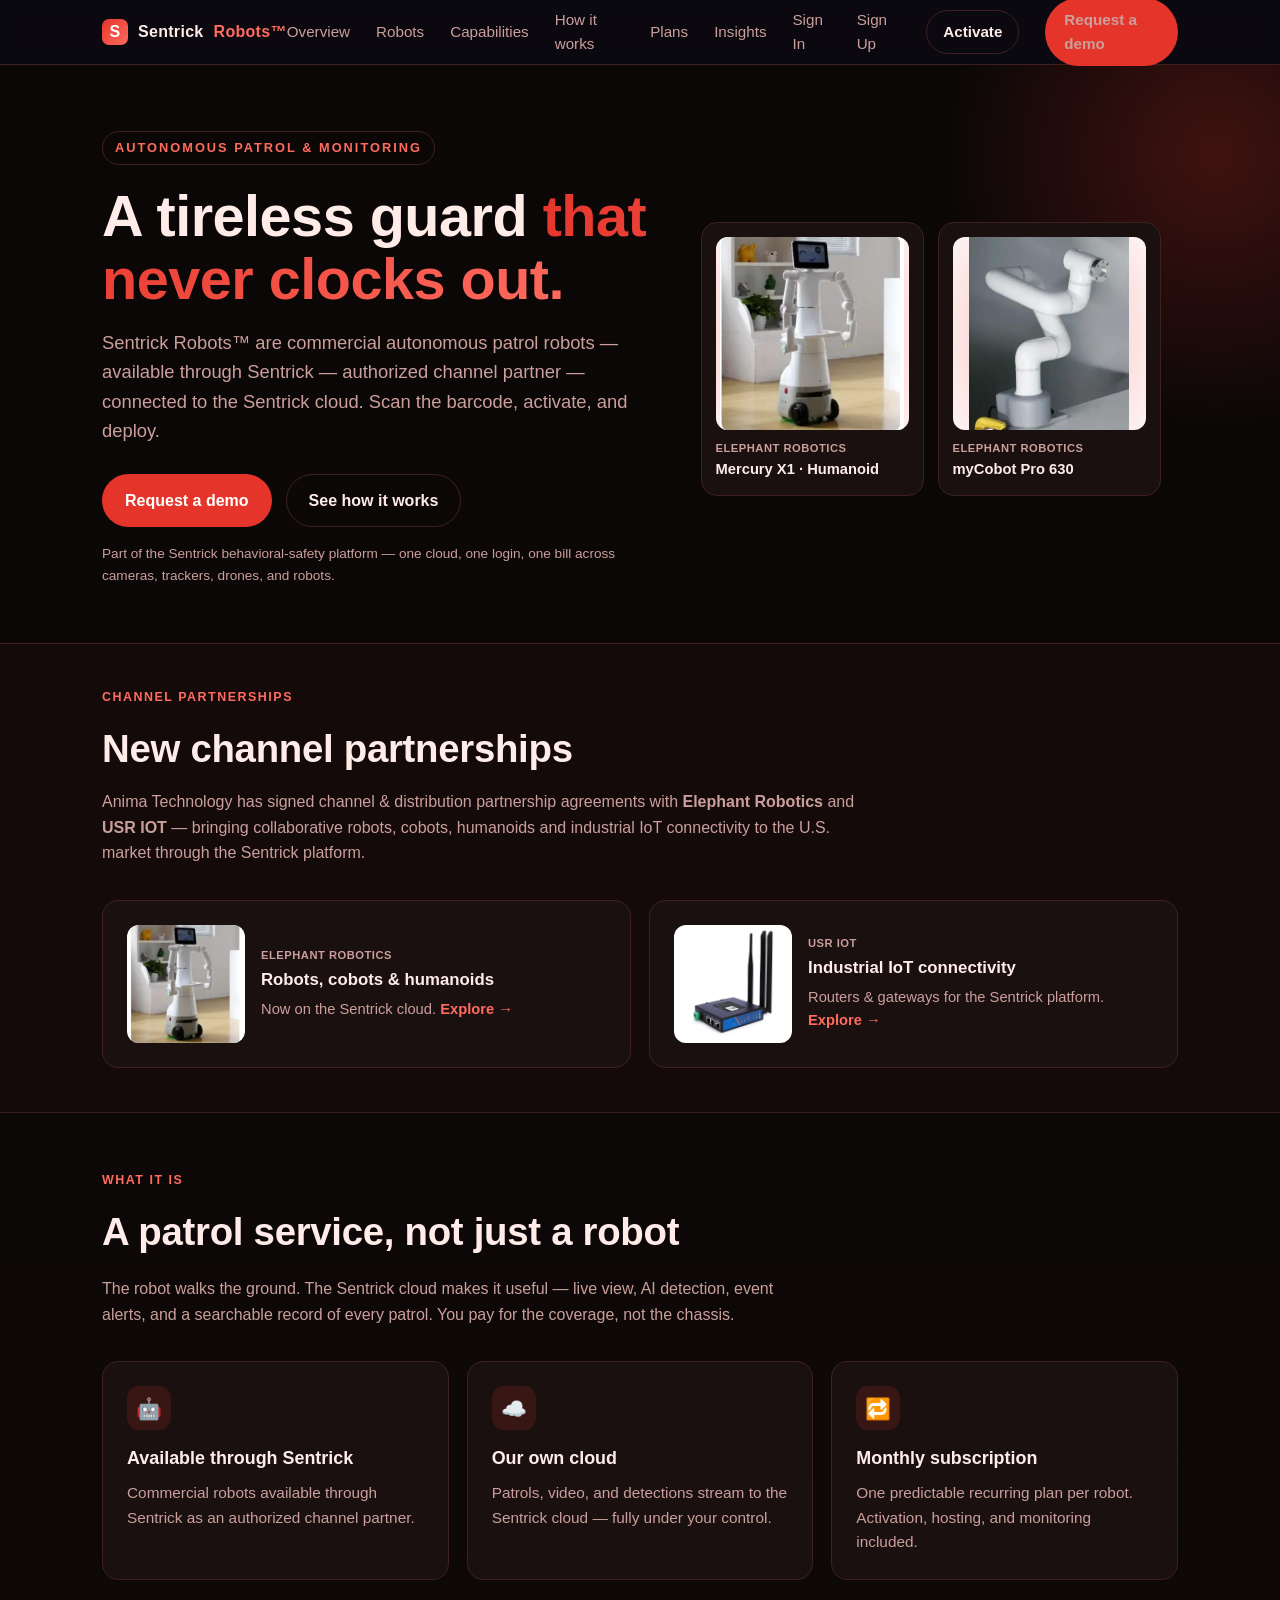
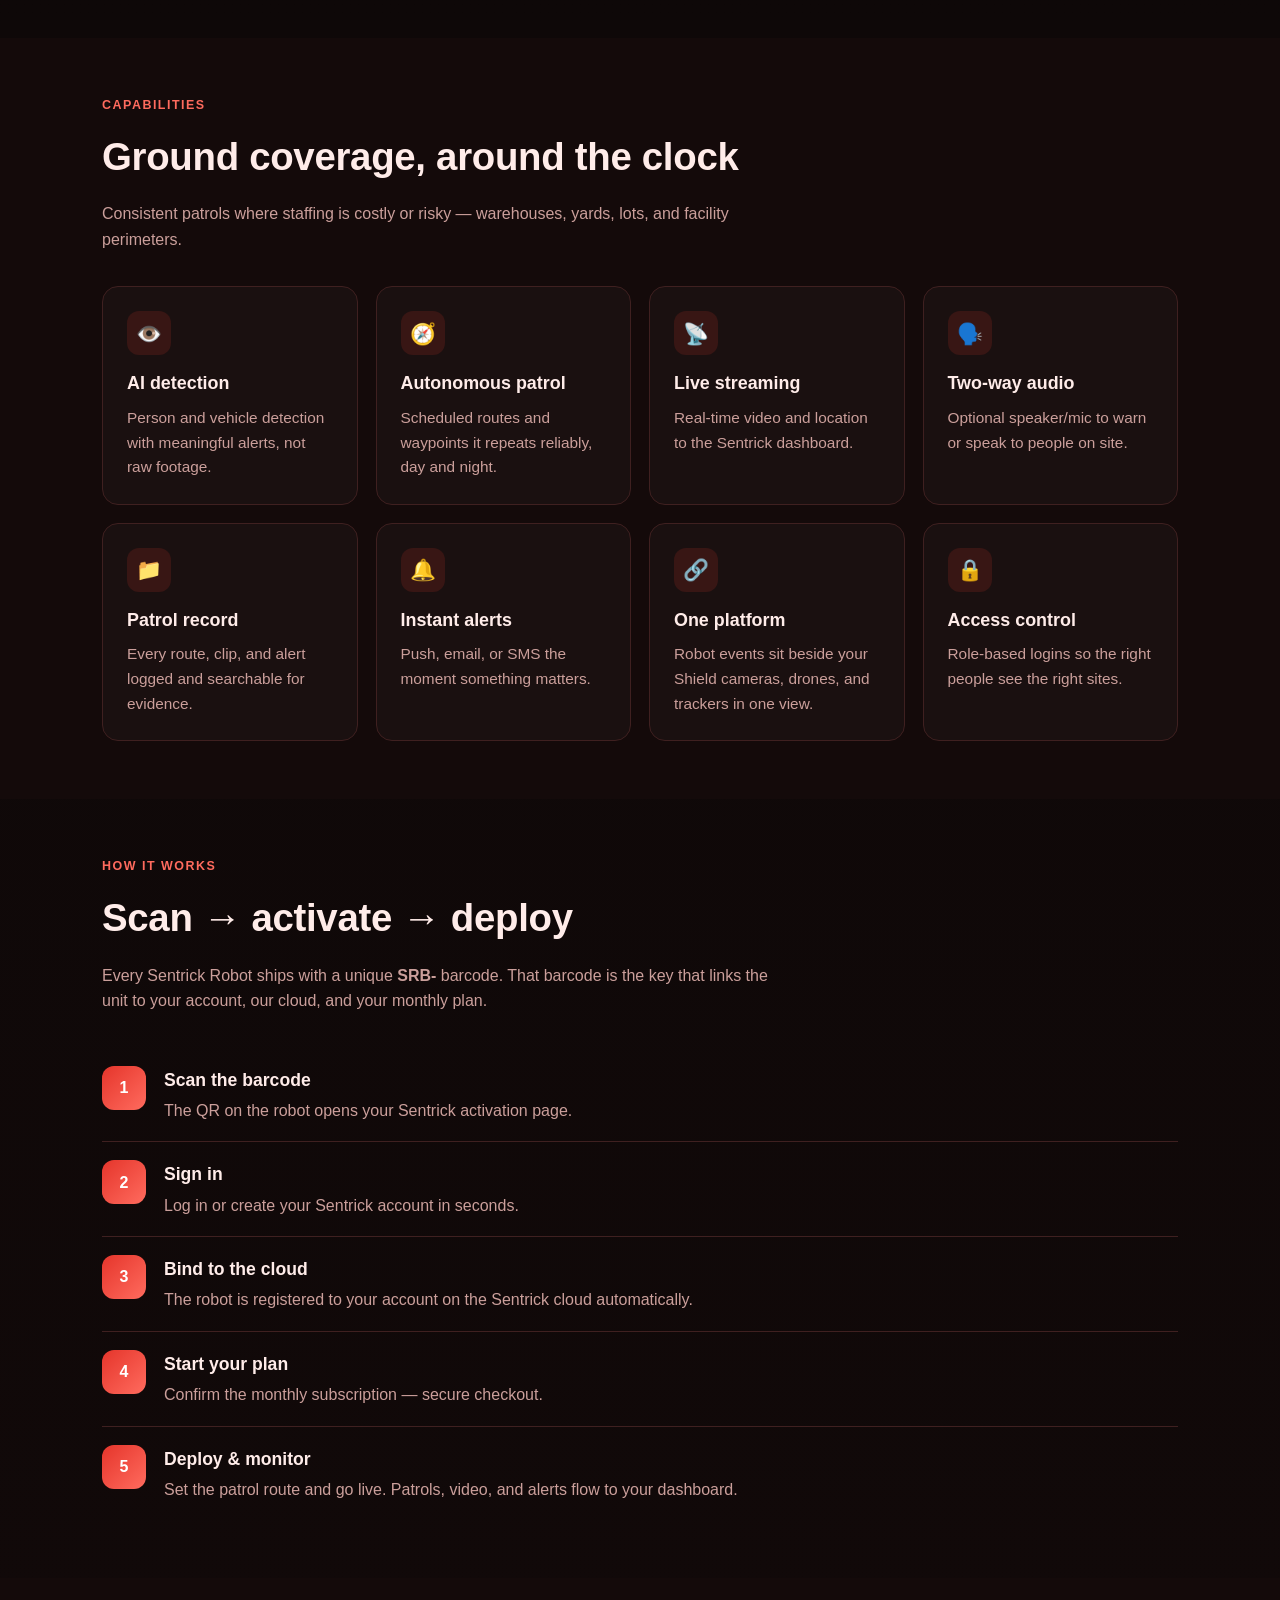
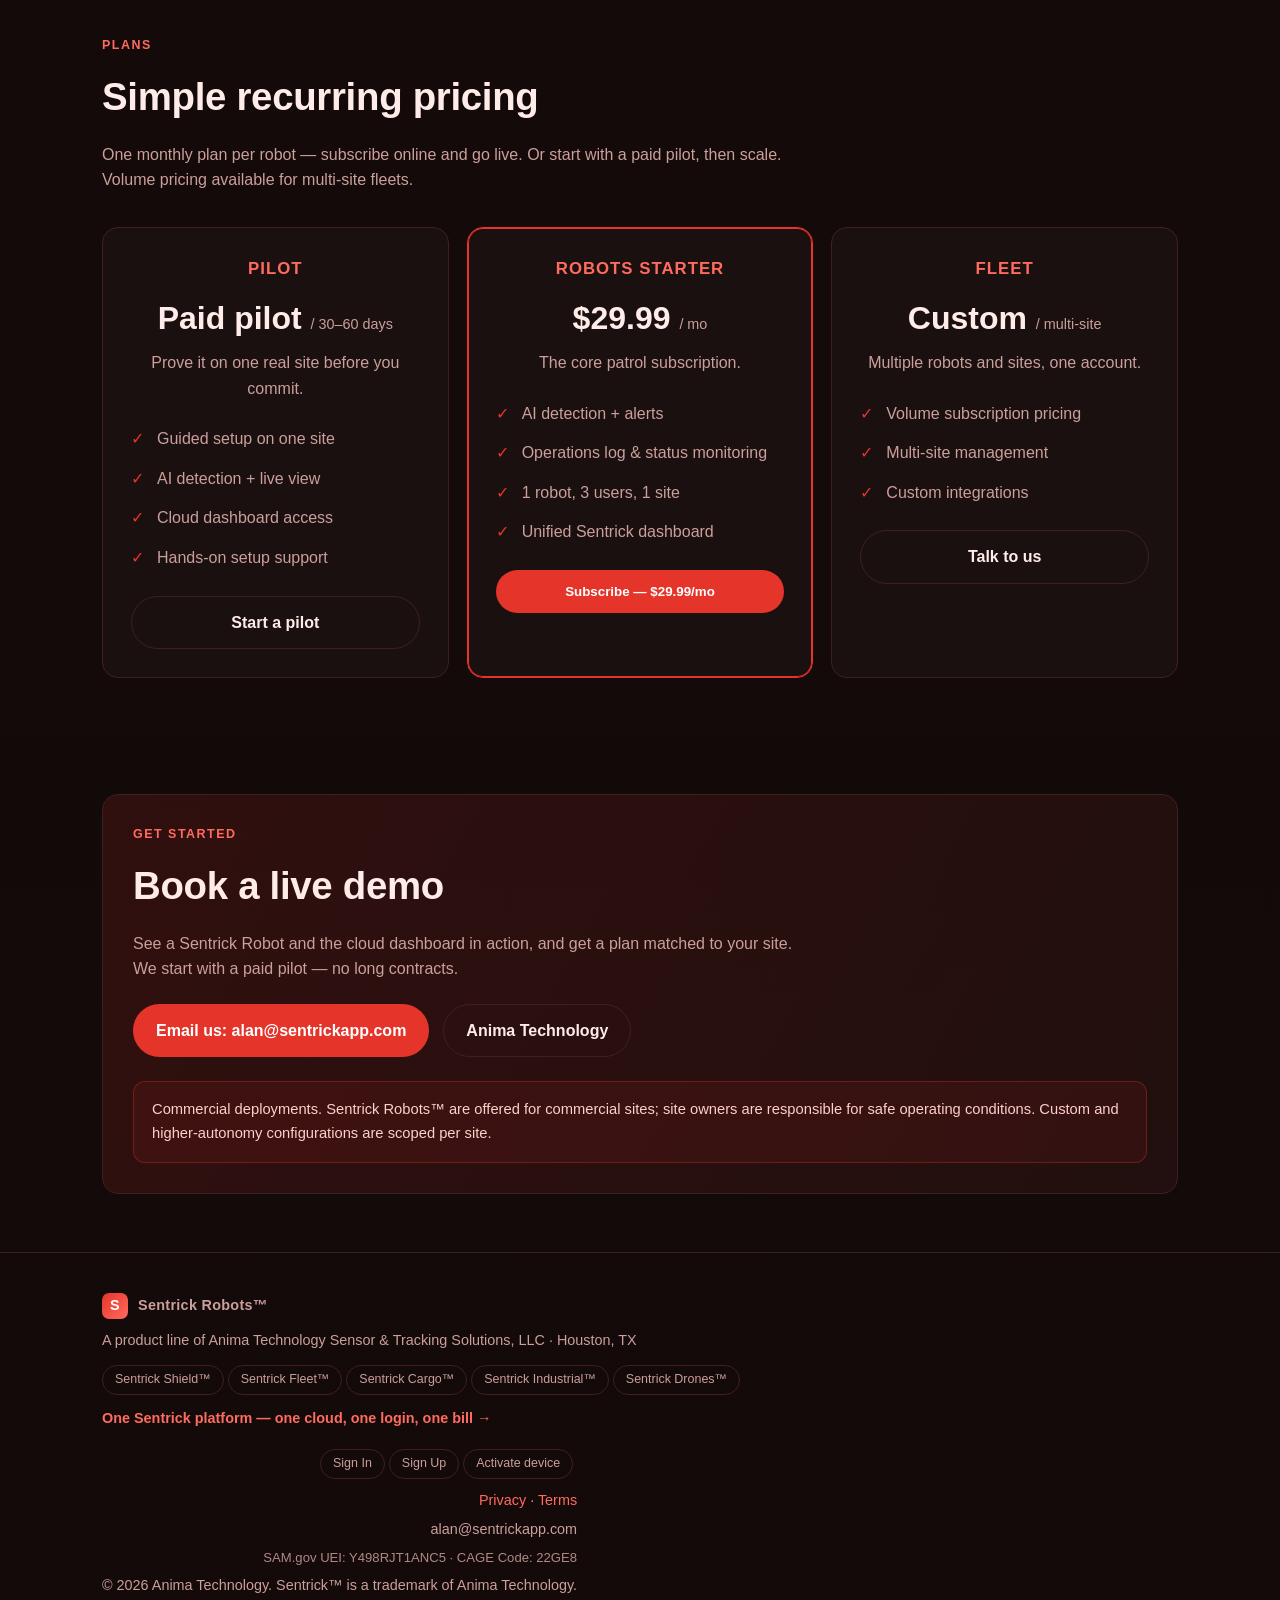
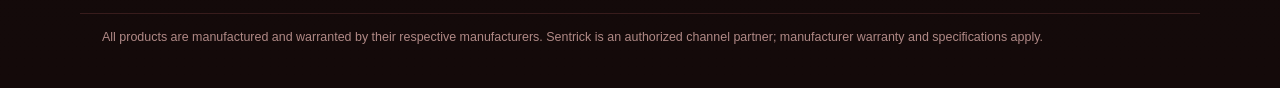
<file: index.html>
<!DOCTYPE html>
<html lang="en">
<head>
<!-- Google tag (gtag.js) -->
<script async src="https://www.googletagmanager.com/gtag/js?id=G-4F9FLSHFJG"></script>
<script>
  window.dataLayer = window.dataLayer || [];
  function gtag(){dataLayer.push(arguments);}
  gtag('js', new Date());
  gtag('config', 'G-4F9FLSHFJG');
</script>

<meta charset="UTF-8" />
<meta name="viewport" content="width=device-width, initial-scale=1.0" />
<title>Sentrick Robots™ — Autonomous Patrol Robots on Your Own Cloud</title>
<meta name="description" content="Sentrick Robots™ — commercial autonomous patrol and monitoring robots. Available through Sentrick — authorized channel partner. Scan, activate, deploy." />
<link rel="canonical" href="https://sentrickrobots.com/" />
<style>
  :root{
    --bg:#0b0707; --bg2:#140a0a; --card:#1a1010; --line:#3f2020;
    --ink:#ffece9; --muted:#cb9f9b; --accent:#e5352b; --accent2:#ff6b5e; --accent-ink:#1a0505;
    --radius:16px; --max:1120px;
  }
  *{box-sizing:border-box;margin:0;padding:0}
  html{scroll-behavior:smooth}
  body{background:linear-gradient(180deg,var(--bg),var(--bg2));color:var(--ink);
    font-family:-apple-system,BlinkMacSystemFont,"Segoe UI",Roboto,Helvetica,Arial,sans-serif;line-height:1.6;-webkit-font-smoothing:antialiased}
  a{color:inherit;text-decoration:none}
  .wrap{max-width:var(--max);margin:0 auto;padding:0 22px}
  .btn{display:inline-block;background:var(--accent);color:#fff;font-weight:700;
    padding:13px 22px;border-radius:999px;border:1px solid transparent;transition:.2s;cursor:pointer}
  .btn:hover{background:var(--accent2)}
  .btn.ghost{background:transparent;color:var(--ink);border-color:var(--line)}
  .btn.ghost:hover{border-color:var(--accent)}
  nav{position:sticky;top:0;z-index:20;background:rgba(11,10,18,.82);backdrop-filter:blur(10px);border-bottom:1px solid var(--line)}
  nav .wrap{display:flex;align-items:center;justify-content:space-between;height:64px}
  .brand{display:flex;align-items:center;gap:10px;font-weight:800;letter-spacing:.3px}
  .brand .dot{width:26px;height:26px;border-radius:7px;background:linear-gradient(135deg,var(--accent),var(--accent2));display:grid;place-items:center;color:#fff;font-weight:900}
  .logomark{height:32px;width:auto}
  .navlinks{display:flex;gap:26px;align-items:center}
  .navlinks a{color:var(--muted);font-size:.95rem}
  .navlinks a:hover{color:var(--ink)}
  @media(max-width:760px){.navlinks{display:none}}
  .hero{padding:66px 0 56px;position:relative;overflow:hidden}
  .hero .wrap{display:grid;grid-template-columns:1.05fr .95fr;gap:34px;align-items:center;position:relative;z-index:1}
  .hero-art img{width:100%;max-width:460px;margin:0 auto;display:block;filter:drop-shadow(0 0 46px rgba(229,53,43,.32))}
  @media(max-width:860px){.hero .wrap{grid-template-columns:1fr}.hero-art{order:-1}.hero-art img{max-width:320px}}
  .hero:before{content:"";position:absolute;inset:-40% -20% auto auto;width:640px;height:640px;
    background:radial-gradient(circle,rgba(229,53,43,.24),transparent 60%);pointer-events:none}
  .eyebrow{display:inline-block;color:var(--accent2);font-weight:700;font-size:.8rem;letter-spacing:2px;text-transform:uppercase;border:1px solid var(--line);padding:6px 12px;border-radius:999px;margin-bottom:20px}
  h1{font-size:clamp(2.1rem,5vw,3.6rem);line-height:1.08;letter-spacing:-.5px;margin-bottom:18px}
  h1 span{background:linear-gradient(120deg,var(--accent),var(--accent2));-webkit-background-clip:text;background-clip:text;color:transparent}
  .lede{color:var(--muted);font-size:1.15rem;max-width:640px;margin-bottom:28px}
  .cta-row{display:flex;gap:14px;flex-wrap:wrap;margin-bottom:16px}
  .fine{color:var(--muted);font-size:.85rem}
  section{padding:58px 0}
  .kicker{color:var(--accent2);font-weight:700;letter-spacing:1.5px;text-transform:uppercase;font-size:.78rem;margin-bottom:10px}
  h2{font-size:clamp(1.6rem,3.5vw,2.4rem);letter-spacing:-.3px;margin-bottom:14px}
  .sub{color:var(--muted);max-width:680px;margin-bottom:34px}
  .grid{display:grid;gap:18px}
  .g3{grid-template-columns:repeat(3,1fr)}
  .g4{grid-template-columns:repeat(4,1fr)}
  @media(max-width:900px){.g3,.g4{grid-template-columns:repeat(2,1fr)}}
  @media(max-width:620px){.g3,.g4{grid-template-columns:1fr}}
  .card{background:var(--card);border:1px solid var(--line);border-radius:var(--radius);padding:24px;transition:.2s}
  .card:hover{border-color:var(--accent);transform:translateY(-3px)}
  .card .ic{width:44px;height:44px;border-radius:12px;background:rgba(229,53,43,.15);display:grid;place-items:center;font-size:1.3rem;margin-bottom:14px}
  .card h3{font-size:1.12rem;margin-bottom:8px}
  .card p{color:var(--muted);font-size:.96rem}
  .steps{counter-reset:s}
  .step{display:flex;gap:18px;align-items:flex-start;padding:18px 0;border-bottom:1px solid var(--line)}
  .step:last-child{border-bottom:0}
  .step .n{counter-increment:s;flex:0 0 44px;height:44px;border-radius:12px;background:linear-gradient(135deg,var(--accent),var(--accent2));color:#fff;display:grid;place-items:center;font-weight:900}
  .step .n:before{content:counter(s)}
  .step h3{font-size:1.1rem;margin-bottom:4px}
  .step p{color:var(--muted)}
  .price{background:var(--card);border:1px solid var(--line);border-radius:var(--radius);padding:28px;text-align:center}
  .price.featured{border-color:var(--accent);box-shadow:0 0 0 1px var(--accent) inset}
  .price h3{font-size:1.05rem;color:var(--accent2);text-transform:uppercase;letter-spacing:1px;margin-bottom:10px}
  .price .amt{font-size:2rem;font-weight:800;margin-bottom:6px}
  .price .amt small{font-size:.9rem;color:var(--muted);font-weight:500}
  .price ul{list-style:none;text-align:left;margin:18px 0;color:var(--muted)}
  .price li{padding:7px 0 7px 26px;position:relative}
  .price li:before{content:"✓";position:absolute;left:0;color:var(--accent)}
  .callout{background:linear-gradient(120deg,rgba(229,53,43,.14),rgba(255,107,94,.06));border:1px solid var(--line);border-radius:var(--radius);padding:30px}
  .note{background:rgba(229,53,43,.09);border:1px solid rgba(229,53,43,.32);border-radius:12px;padding:16px 18px;color:#ffcfc9;font-size:.92rem}
  footer{border-top:1px solid var(--line);padding:40px 0;color:var(--muted);font-size:.9rem}
  .foot{display:flex;justify-content:space-between;flex-wrap:wrap;gap:16px}
  .pill{display:inline-block;border:1px solid var(--line);border-radius:999px;padding:4px 12px;font-size:.78rem;color:var(--muted);margin:3px 4px 0 0;transition:.2s}
  .pill:hover{border-color:var(--accent);color:var(--ink)}
</style>
</head>
<body>

<nav>
  <div class="wrap">
    <a href="#" class="brand"><span class="dot">S</span> Sentrick <span style="color:var(--accent2)">Robots™</span></a>
    <div class="navlinks">
      <a href="#what">Overview</a>
      <a href="products.html">Robots</a>
      <a href="#caps">Capabilities</a>
      <a href="#how">How it works</a>
      <a href="#pricing">Plans</a>
      <a href="blog.html">Insights</a>
      <a href="https://sentrickapp.com/login">Sign In</a>
      <a href="https://sentrickapp.com/login#signup">Sign Up</a>
      <a href="https://sentrickapp.com/activate" class="btn ghost" style="padding:9px 16px">Activate</a>
      <a href="#contact" class="btn" style="padding:9px 18px">Request a demo</a>
    </div>
  </div>
</nav>

<header class="hero">
  <div class="wrap">
    <div class="hero-copy">
      <span class="eyebrow">Autonomous Patrol & Monitoring</span>
      <h1>A tireless guard <span>that never clocks out.</span></h1>
      <p class="lede">Sentrick Robots™ are commercial autonomous patrol robots — available through Sentrick — authorized channel partner — connected to the Sentrick cloud. Scan the barcode, activate, and deploy.</p>
      <div class="cta-row">
        <a href="#contact" class="btn">Request a demo</a>
        <a href="#how" class="btn ghost">See how it works</a>
      </div>
      <p class="fine">Part of the Sentrick behavioral-safety platform — one cloud, one login, one bill across cameras, trackers, drones, and robots.</p>
    </div>
    <div class="hero-art">
      <div style="display:grid;grid-template-columns:1fr 1fr;gap:14px;max-width:460px;margin:0 auto">
        <a href="products.html#ER-MERCURY-X1" style="text-decoration:none;color:inherit;border:1px solid var(--line);border-radius:16px;padding:14px;background:var(--card);display:flex;flex-direction:column">
          <div style="aspect-ratio:1/1;background:#fff;border-radius:12px;overflow:hidden;display:flex;align-items:center;justify-content:center;margin-bottom:10px"><img src="img/ER-MERCURY-X1.png" alt="Mercury X1 wheeled humanoid robot" loading="eager" style="width:100%;height:100%;object-fit:contain"></div>
          <div style="font-size:.7rem;font-weight:700;letter-spacing:.5px;color:var(--muted);text-transform:uppercase">Elephant Robotics</div>
          <div style="font-weight:700;font-size:.92rem">Mercury X1 · Humanoid</div>
        </a>
        <a href="products.html#ER-MYCOBOTPRO630" style="text-decoration:none;color:inherit;border:1px solid var(--line);border-radius:16px;padding:14px;background:var(--card);display:flex;flex-direction:column">
          <div style="aspect-ratio:1/1;background:#fff;border-radius:12px;overflow:hidden;display:flex;align-items:center;justify-content:center;margin-bottom:10px"><img src="img/ER-MYCOBOTPRO630.png" alt="myCobot Pro 630 six-axis cobot" loading="eager" style="width:100%;height:100%;object-fit:contain"></div>
          <div style="font-size:.7rem;font-weight:700;letter-spacing:.5px;color:var(--muted);text-transform:uppercase">Elephant Robotics</div>
          <div style="font-weight:700;font-size:.92rem">myCobot Pro 630</div>
        </a>
      </div>
    </div>
  </div>
</header>

<section id="partners" style="padding:44px 0;border-top:1px solid var(--line);border-bottom:1px solid var(--line);background:var(--bg2)">
  <div class="wrap">
    <div class="kicker">Channel Partnerships</div>
    <h2 style="margin-bottom:10px">New channel partnerships</h2>
    <p class="sub" style="max-width:780px">Anima Technology has signed channel &amp; distribution partnership agreements with <strong>Elephant Robotics</strong> and <strong>USR IOT</strong> — bringing collaborative robots, cobots, humanoids and industrial IoT connectivity to the U.S. market through the Sentrick platform.</p>
    <div style="display:grid;grid-template-columns:1fr 1fr;gap:18px;margin-top:8px">
      <div class="card" style="display:flex;gap:16px;align-items:center">
        <div style="width:118px;height:118px;flex:0 0 auto;background:#fff;border-radius:12px;overflow:hidden;display:flex;align-items:center;justify-content:center"><img src="img/ER-MERCURY-X1.png" alt="Elephant Robotics Mercury X1 humanoid robot" loading="lazy" style="width:100%;height:100%;object-fit:contain"></div>
        <div><div style="font-size:.7rem;font-weight:700;letter-spacing:.5px;color:var(--muted);text-transform:uppercase">Elephant Robotics</div><h3 style="margin:2px 0 4px;font-size:1.05rem">Robots, cobots &amp; humanoids</h3><p style="color:var(--muted);font-size:.92rem;margin:0">Now on the Sentrick cloud. <a href="products.html" style="color:var(--accent2);font-weight:600">Explore →</a></p></div>
      </div>
      <div class="card" style="display:flex;gap:16px;align-items:center">
        <div style="width:118px;height:118px;flex:0 0 auto;background:#fff;border-radius:12px;overflow:hidden;display:flex;align-items:center;justify-content:center"><img src="img/usr-g806w.png" alt="USR IOT industrial 4G router" loading="lazy" style="width:100%;height:100%;object-fit:contain"></div>
        <div><div style="font-size:.7rem;font-weight:700;letter-spacing:.5px;color:var(--muted);text-transform:uppercase">USR IOT</div><h3 style="margin:2px 0 4px;font-size:1.05rem">Industrial IoT connectivity</h3><p style="color:var(--muted);font-size:.92rem;margin:0">Routers &amp; gateways for the Sentrick platform. <a href="https://sentrickindustrial.com/pricing" style="color:var(--accent2);font-weight:600">Explore →</a></p></div>
      </div>
    </div>
  </div>
</section>

<section id="what">
  <div class="wrap">
    <div class="kicker">What it is</div>
    <h2>A patrol service, not just a robot</h2>
    <p class="sub">The robot walks the ground. The Sentrick cloud makes it useful — live view, AI detection, event alerts, and a searchable record of every patrol. You pay for the coverage, not the chassis.</p>
    <div class="grid g3">
      <div class="card"><div class="ic">🤖</div><h3>Available through Sentrick</h3><p>Commercial robots available through Sentrick as an authorized channel partner.</p></div>
      <div class="card"><div class="ic">☁️</div><h3>Our own cloud</h3><p>Patrols, video, and detections stream to the Sentrick cloud — fully under your control.</p></div>
      <div class="card"><div class="ic">🔁</div><h3>Monthly subscription</h3><p>One predictable recurring plan per robot. Activation, hosting, and monitoring included.</p></div>
    </div>
  </div>
</section>

<section id="caps" style="background:var(--bg2)">
  <div class="wrap">
    <div class="kicker">Capabilities</div>
    <h2>Ground coverage, around the clock</h2>
    <p class="sub">Consistent patrols where staffing is costly or risky — warehouses, yards, lots, and facility perimeters.</p>
    <div class="grid g4">
      <div class="card"><div class="ic">👁️</div><h3>AI detection</h3><p>Person and vehicle detection with meaningful alerts, not raw footage.</p></div>
      <div class="card"><div class="ic">🧭</div><h3>Autonomous patrol</h3><p>Scheduled routes and waypoints it repeats reliably, day and night.</p></div>
      <div class="card"><div class="ic">📡</div><h3>Live streaming</h3><p>Real-time video and location to the Sentrick dashboard.</p></div>
      <div class="card"><div class="ic">🗣️</div><h3>Two-way audio</h3><p>Optional speaker/mic to warn or speak to people on site.</p></div>
      <div class="card"><div class="ic">📁</div><h3>Patrol record</h3><p>Every route, clip, and alert logged and searchable for evidence.</p></div>
      <div class="card"><div class="ic">🔔</div><h3>Instant alerts</h3><p>Push, email, or SMS the moment something matters.</p></div>
      <div class="card"><div class="ic">🔗</div><h3>One platform</h3><p>Robot events sit beside your Shield cameras, drones, and trackers in one view.</p></div>
      <div class="card"><div class="ic">🔒</div><h3>Access control</h3><p>Role-based logins so the right people see the right sites.</p></div>
    </div>
  </div>
</section>

<section id="how">
  <div class="wrap">
    <div class="kicker">How it works</div>
    <h2>Scan → activate → deploy</h2>
    <p class="sub">Every Sentrick Robot ships with a unique <strong>SRB-</strong> barcode. That barcode is the key that links the unit to your account, our cloud, and your monthly plan.</p>
    <div class="steps">
      <div class="step"><div class="n"></div><div><h3>Scan the barcode</h3><p>The QR on the robot opens your Sentrick activation page.</p></div></div>
      <div class="step"><div class="n"></div><div><h3>Sign in</h3><p>Log in or create your Sentrick account in seconds.</p></div></div>
      <div class="step"><div class="n"></div><div><h3>Bind to the cloud</h3><p>The robot is registered to your account on the Sentrick cloud automatically.</p></div></div>
      <div class="step"><div class="n"></div><div><h3>Start your plan</h3><p>Confirm the monthly subscription — secure checkout.</p></div></div>
      <div class="step"><div class="n"></div><div><h3>Deploy & monitor</h3><p>Set the patrol route and go live. Patrols, video, and alerts flow to your dashboard.</p></div></div>
    </div>
  </div>
</section>

<section id="pricing" style="background:var(--bg2)">
  <div class="wrap">
    <div class="kicker">Plans</div>
    <h2>Simple recurring pricing</h2>
    <p class="sub">One monthly plan per robot — subscribe online and go live. Or start with a paid pilot, then scale. Volume pricing available for multi-site fleets.</p>
    <div class="grid g3">
      <div class="price"><h3>Pilot</h3><div class="amt">Paid pilot <small>/ 30–60 days</small></div><p style="color:var(--muted)">Prove it on one real site before you commit.</p><ul><li>Guided setup on one site</li><li>AI detection + live view</li><li>Cloud dashboard access</li><li>Hands-on setup support</li></ul><a href="#contact" class="btn ghost" style="width:100%">Start a pilot</a></div>
      <div class="price featured" data-plan-card="robots_starter"><h3>Robots Starter</h3><div class="amt" data-plan-price>$29.99 <small>/ mo</small></div><p style="color:var(--muted)">The core patrol subscription.</p><ul><li>AI detection + alerts</li><li>Operations log & status monitoring</li><li>1 robot, 3 users, 1 site</li><li>Unified Sentrick dashboard</li></ul><button class="btn" style="width:100%" data-sentrick-buy data-plan="robots_starter" data-name="Robots Starter (monthly)" data-amount="$29.99" data-recurring="true">Subscribe — $29.99/mo</button></div>
      <div class="price"><h3>Fleet</h3><div class="amt">Custom <small>/ multi-site</small></div><p style="color:var(--muted)">Multiple robots and sites, one account.</p><ul><li>Volume subscription pricing</li><li>Multi-site management</li><li>Custom integrations</li></ul><a href="#contact" class="btn ghost" style="width:100%">Talk to us</a></div>
    </div>
  </div>
</section>

<section id="contact">
  <div class="wrap">
    <div class="callout">
      <div class="kicker">Get started</div>
      <h2>Book a live demo</h2>
      <p class="sub" style="margin-bottom:22px">See a Sentrick Robot and the cloud dashboard in action, and get a plan matched to your site. We start with a paid pilot — no long contracts.</p>
      <div class="cta-row">
        <a href="mailto:alan@sentrickapp.com?subject=Sentrick%20Robots%20demo" class="btn">Email us: alan@sentrickapp.com</a>
        <a href="https://www.animatechusa.com" class="btn ghost" target="_blank" rel="noopener">Anima Technology</a>
      </div>
      <div class="note" style="margin-top:24px">Commercial deployments. Sentrick Robots™ are offered for commercial sites; site owners are responsible for safe operating conditions. Custom and higher-autonomy configurations are scoped per site.</div>
    </div>
  </div>
</section>

<!-- ================= SENTRICK PRODUCTS — READY-TO-ACTIVATE (hidden until images/products arrive) =================
  TO ACTIVATE when supplier photos + Stripe price IDs are ready:
   1) Duplicate one product card (the div marked PRODUCT CARD) per product.
   2) Set <img src> to the product photo + alt text.
   3) Fill Name, one-line Description, Price.
   4) On the <button>: for a SUBSCRIPTION set data-plan="<catalog plan_key>" and data-recurring="true" (never a price ID - the server resolves the price). For one-time HARDWARE set data-price="<Stripe price ID>" and data-recurring="false".
   5) Remove  style="display:none"  from the <section id="products"> below to go live (and add a nav link to #products).
  Buttons already use the live Sentrick cart.js -> Stripe checkout. Full guide: Sentrick_Products_HowTo.md
================================================================================================================= -->
<section id="products" style="display:none;padding:56px 0;border-top:1px solid rgba(128,128,128,.18)">
  <div class="wrap">
    <div style="font-weight:700;letter-spacing:1.5px;text-transform:uppercase;font-size:.75rem;opacity:.7;margin-bottom:8px">Products</div>
    <h2 style="margin:0 0 8px">Our devices</h2>
    <p style="opacity:.75;max-width:640px;margin:0 0 26px">Own your hardware in one secure checkout, powered by the Sentrick cloud.</p>
    <div style="display:grid;grid-template-columns:repeat(auto-fit,minmax(250px,1fr));gap:20px">
            <!-- PRODUCT CARD (hardware not yet available — honest Coming Soon / Request a Pilot; NO price, NO checkout, no data-sentrick-buy so cart.js never binds) -->
      <div style="border:1px solid rgba(128,128,128,.22);border-radius:16px;padding:18px;display:flex;flex-direction:column">
        <div style="aspect-ratio:4/3;background:rgba(128,128,128,.10);border-radius:12px;overflow:hidden;margin-bottom:14px"></div>
        <h3 style="margin:0 0 6px">Coming Soon</h3>
        <p style="opacity:.8;font-size:.95rem;margin:0 0 12px;flex:1">Sentrick hardware for this line isn’t available for purchase yet. Pilots are available on request.</p>
        <a href="mailto:info@animatechusa.com?subject=Request%20a%20Pilot" class="btn ghost" style="width:100%;text-align:center;text-decoration:none;box-sizing:border-box">Request a Pilot</a>
      </div>
      <!-- END PRODUCT CARD -->
    </div>
  </div>
</section>
<!-- ===================== END SENTRICK PRODUCTS SCAFFOLD ===================== -->
<footer>
  <div class="wrap foot">
    <div>
      <div class="brand" style="margin-bottom:10px"><span class="dot">S</span> Sentrick Robots™</div>
      <div>A product line of Anima Technology Sensor &amp; Tracking Solutions, LLC · Houston, TX</div>
      <div style="margin-top:10px">
        <a class="pill" href="https://sentrickshield.com">Sentrick Shield™</a><a class="pill" href="https://sentrickfleet.com">Sentrick Fleet™</a><a class="pill" href="https://sentrickcargo.com">Sentrick Cargo™</a><a class="pill" href="https://sentrickindustrial.com">Sentrick Industrial™</a><a class="pill" href="https://sentrickdrones.com">Sentrick Drones™</a>
        <div style="margin-top:12px"><a href="https://sentrickapp.com" style="color:var(--accent2);font-weight:600">One Sentrick platform — one cloud, one login, one bill →</a></div>
      </div>
    </div>
    <div style="text-align:right">
      <div style="margin-bottom:10px"><a class="pill" href="https://sentrickapp.com/login">Sign In</a><a class="pill" href="https://sentrickapp.com/login#signup">Sign Up</a><a class="pill" href="https://sentrickapp.com/activate">Activate device</a></div>
      <div style="margin-bottom:6px"><a href="privacy.html" style="color:var(--accent2)">Privacy</a> · <a href="terms.html" style="color:var(--accent2)">Terms</a></div>
      <div>alan@sentrickapp.com</div>
      <div style="margin-top:6px;font-size:.82rem;opacity:.85">SAM.gov UEI: Y498RJT1ANC5 · CAGE Code: 22GE8</div>
      <div style="margin-top:6px">© 2026 Anima Technology. Sentrick™ is a trademark of Anima Technology.</div>
    </div>
  </div>
  <div class="wrap" style="border-top:1px solid var(--line);margin-top:16px;padding-top:14px;font-size:.78rem;color:var(--muted);opacity:.85">All products are manufactured and warranted by their respective manufacturers. Sentrick is an authorized channel partner; manufacturer warranty and specifications apply.</div>
</footer>

<script src="https://sentrickapp.com/cart.js" defer></script>
</body>
</html>
</file>
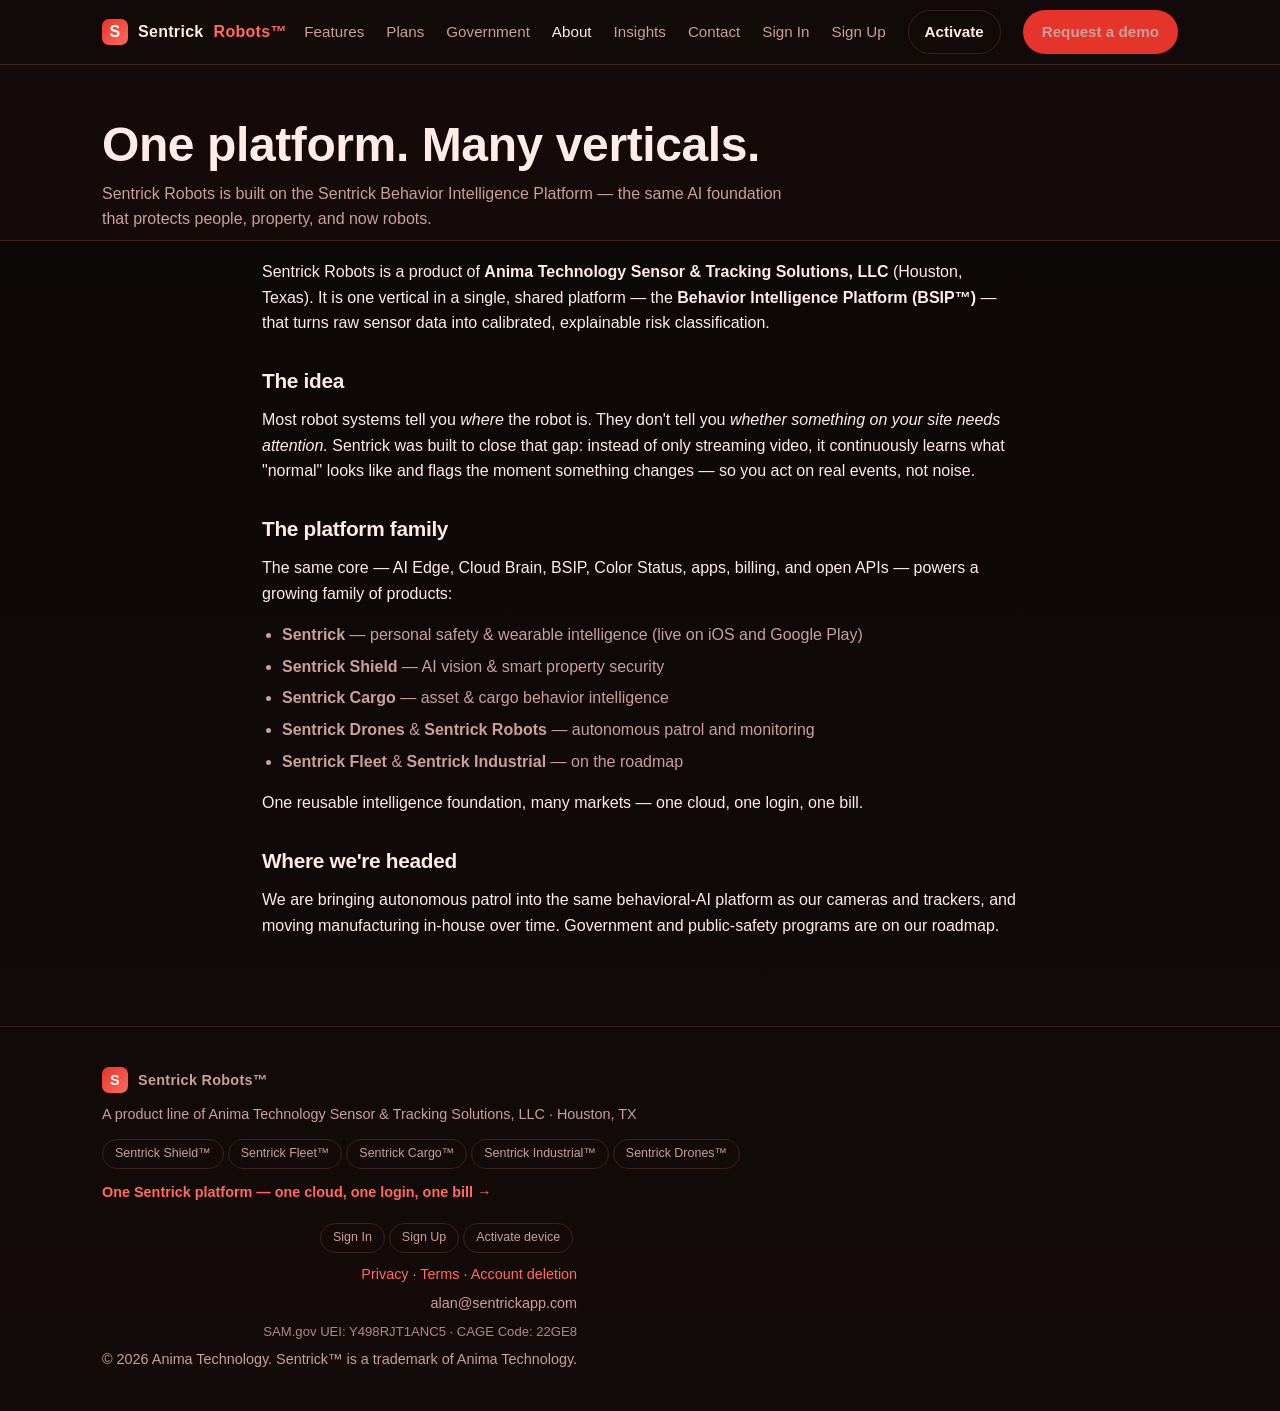
<file: about.html>
<!DOCTYPE html>
<html lang="en">
<head>
<meta charset="UTF-8" />
<meta name="viewport" content="width=device-width, initial-scale=1.0" />
<title>About — Sentrick Robots&trade;</title>
<meta name="description" content="Sentrick Robots is a vertical of the Sentrick Behavior Intelligence Platform by Anima Technology." />
<meta name="theme-color" content="#e5352b" />
<meta property="og:title" content="About — Sentrick Robots&trade;" />
<meta property="og:description" content="Sentrick Robots is a vertical of the Sentrick Behavior Intelligence Platform by Anima Technology." />
<meta property="og:type" content="website" />
<meta property="og:url" content="https://sentrickrobots.com/about.html" />
<meta property="og:site_name" content="Sentrick Robots" />
<link rel="canonical" href="https://sentrickrobots.com/about.html" />
<link rel="icon" type="image/svg+xml" href="favicon.svg" />
<link rel="stylesheet" href="styles.css" />
<!-- Google tag (gtag.js) --><script async src="https://www.googletagmanager.com/gtag/js?id=G-4F9FLSHFJG"></script><script>window.dataLayer=window.dataLayer||[];function gtag(){dataLayer.push(arguments);}gtag("js",new Date());gtag("config","G-4F9FLSHFJG");</script>
</head>
<body>
<nav>
  <div class="wrap">
    <a href="index.html" class="brand"><span class="dot">S</span> Sentrick <span style="color:var(--accent2)">Robots&trade;</span></a>
    <div class="navlinks">
      <a class="hide" href="features.html">Features</a>
      <a class="hide" href="pricing.html">Plans</a>
      <a class="hide" href="government.html">Government</a>
      <a class="hide" href="about.html">About</a>
      <a class="hide" href="blog.html">Insights</a>
      <a class="hide" href="contact.html">Contact</a>
      <a class="hide" href="https://sentrickapp.com/login">Sign In</a>
      <a class="hide" href="https://sentrickapp.com/login#signup">Sign Up</a>
      <a href="https://sentrickapp.com/activate" class="btn ghost" style="padding:9px 16px">Activate</a>
      <a href="contact.html" class="btn" style="padding:9px 18px">Request a demo</a>
    </div>
  </div>
</nav>
<div class="pagehead">
  <div class="wrap"><h1>One platform. Many verticals.</h1>
    <p>Sentrick Robots is built on the Sentrick Behavior Intelligence Platform — the same AI foundation that protects people, property, and now robots.</p></div>
</div>
<section style="padding-top:10px">
  <div class="prose">
    <p>Sentrick Robots is a product of <b>Anima Technology Sensor &amp; Tracking Solutions, LLC</b> (Houston, Texas). It is one vertical in a single, shared platform — the <b>Behavior Intelligence Platform (BSIP&trade;)</b> — that turns raw sensor data into calibrated, explainable risk classification.</p>
    <h2>The idea</h2>
    <p>Most robot systems tell you <i>where</i> the robot is. They don't tell you <i>whether something on your site needs attention.</i> Sentrick was built to close that gap: instead of only streaming video, it continuously learns what "normal" looks like and flags the moment something changes — so you act on real events, not noise.</p>
    <h2>The platform family</h2>
    <p>The same core — AI Edge, Cloud Brain, BSIP, Color Status, apps, billing, and open APIs — powers a growing family of products:</p>
    <ul>
      <li><b>Sentrick</b> — personal safety &amp; wearable intelligence (live on iOS and Google Play)</li>
      <li><b>Sentrick Shield</b> — AI vision &amp; smart property security</li>
      <li><b>Sentrick Cargo</b> — asset &amp; cargo behavior intelligence</li>
      <li><b>Sentrick Drones</b> &amp; <b>Sentrick Robots</b> — autonomous patrol and monitoring</li>
      <li><b>Sentrick Fleet</b> &amp; <b>Sentrick Industrial</b> — on the roadmap</li>
    </ul>
    <p>One reusable intelligence foundation, many markets — one cloud, one login, one bill.</p>
    <h2>Where we're headed</h2>
    <p>We are bringing autonomous patrol into the same behavioral-AI platform as our cameras and trackers, and moving manufacturing in-house over time. Government and public-safety programs are on our roadmap.</p>
  </div>
</section>
<footer>
  <div class="wrap foot">
    <div>
      <div class="brand" style="margin-bottom:10px"><span class="dot">S</span> Sentrick Robots&trade;</div>
      <div>A product line of Anima Technology Sensor &amp; Tracking Solutions, LLC · Houston, TX</div>
      <div style="margin-top:10px">
        <a class="pill" href="https://sentrickshield.com">Sentrick Shield&trade;</a><a class="pill" href="https://sentrickfleet.com">Sentrick Fleet&trade;</a><a class="pill" href="https://sentrickcargo.com">Sentrick Cargo&trade;</a><a class="pill" href="https://sentrickindustrial.com">Sentrick Industrial&trade;</a><a class="pill" href="https://sentrickdrones.com">Sentrick Drones&trade;</a>
        <div style="margin-top:12px"><a href="https://sentrickapp.com" style="color:var(--accent2);font-weight:600">One Sentrick platform — one cloud, one login, one bill &rarr;</a></div>
      </div>
    </div>
    <div style="text-align:right">
      <div style="margin-bottom:10px"><a class="pill" href="https://sentrickapp.com/login">Sign In</a><a class="pill" href="https://sentrickapp.com/login#signup">Sign Up</a><a class="pill" href="https://sentrickapp.com/activate">Activate device</a></div>
      <div style="margin-bottom:6px"><a href="privacy.html" style="color:var(--accent2)">Privacy</a> · <a href="terms.html" style="color:var(--accent2)">Terms</a> · <a href="account-deletion.html" style="color:var(--accent2)">Account deletion</a></div>
      <div>alan@sentrickapp.com</div>
      <div style="margin-top:6px;font-size:.82rem;opacity:.85">SAM.gov UEI: Y498RJT1ANC5 · CAGE Code: 22GE8</div>
      <div style="margin-top:6px">© <span data-year>2026</span> Anima Technology. Sentrick&trade; is a trademark of Anima Technology.</div>
    </div>
  </div>
</footer>

<script src="https://sentrickapp.com/cart.js" defer></script>
<script src="site.js"></script>
</body>
</html>
</file>
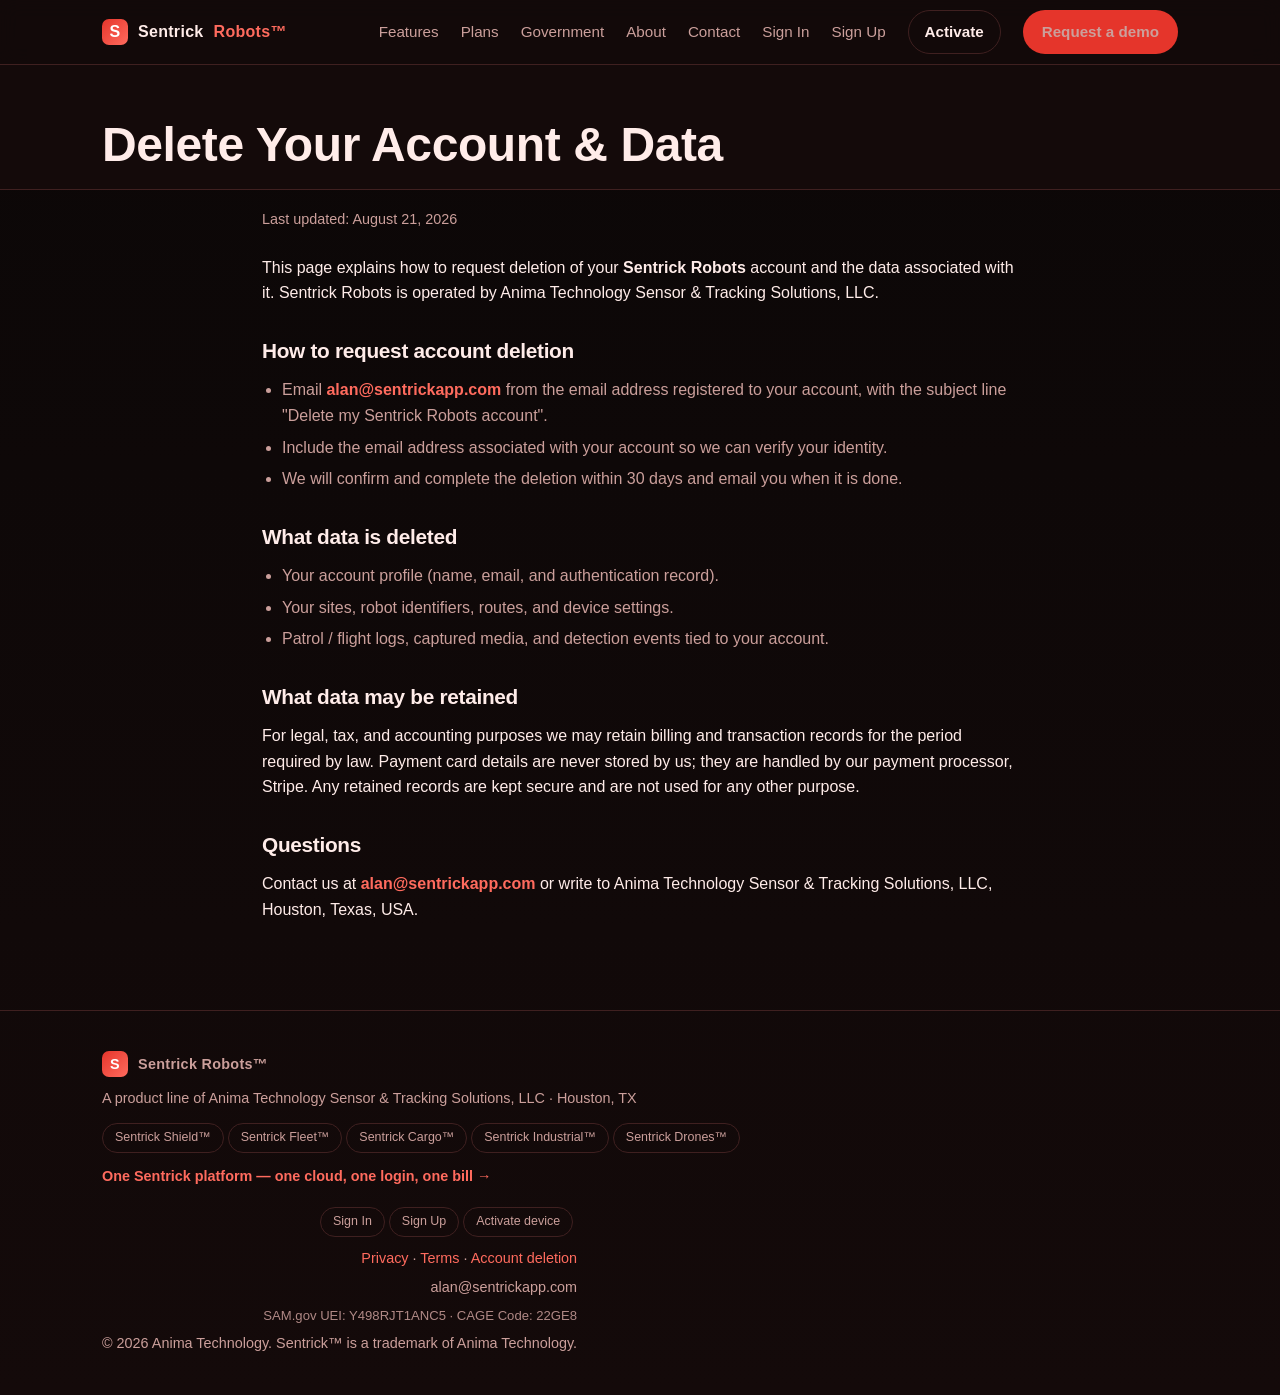
<file: account-deletion.html>
<!DOCTYPE html>
<html lang="en">
<head>
<meta charset="UTF-8" />
<meta name="viewport" content="width=device-width, initial-scale=1.0" />
<title>Delete Your Account &amp; Data — Sentrick Robots&trade;</title>
<meta name="description" content="How to delete your Sentrick Robots account and associated data." />
<meta name="theme-color" content="#e5352b" />
<meta property="og:title" content="Delete Your Account &amp; Data — Sentrick Robots&trade;" />
<meta property="og:description" content="How to delete your Sentrick Robots account and associated data." />
<meta property="og:type" content="website" />
<meta property="og:url" content="https://sentrickrobots.com/account-deletion.html" />
<meta property="og:site_name" content="Sentrick Robots" />
<link rel="canonical" href="https://sentrickrobots.com/account-deletion.html" />
<link rel="icon" type="image/svg+xml" href="favicon.svg" />
<link rel="stylesheet" href="styles.css" />
<!-- Google tag (gtag.js) --><script async src="https://www.googletagmanager.com/gtag/js?id=G-4F9FLSHFJG"></script><script>window.dataLayer=window.dataLayer||[];function gtag(){dataLayer.push(arguments);}gtag("js",new Date());gtag("config","G-4F9FLSHFJG");</script>
</head>
<body>
<nav>
  <div class="wrap">
    <a href="index.html" class="brand"><span class="dot">S</span> Sentrick <span style="color:var(--accent2)">Robots&trade;</span></a>
    <div class="navlinks">
      <a class="hide" href="features.html">Features</a>
      <a class="hide" href="pricing.html">Plans</a>
      <a class="hide" href="government.html">Government</a>
      <a class="hide" href="about.html">About</a>
      <a class="hide" href="contact.html">Contact</a>
      <a class="hide" href="https://sentrickapp.com/login">Sign In</a>
      <a class="hide" href="https://sentrickapp.com/login#signup">Sign Up</a>
      <a href="https://sentrickapp.com/activate" class="btn ghost" style="padding:9px 16px">Activate</a>
      <a href="contact.html" class="btn" style="padding:9px 18px">Request a demo</a>
    </div>
  </div>
</nav>
<div class="pagehead">
  <div class="wrap"><h1>Delete Your Account &amp; Data</h1></div>
</div>
<section style="padding-top:10px">
  <div class="prose">
    <p class="upd">Last updated: August 21, 2026</p>
    <p>This page explains how to request deletion of your <b>Sentrick Robots</b> account and the data associated with it. Sentrick Robots is operated by Anima Technology Sensor &amp; Tracking Solutions, LLC.</p>
    <h2>How to request account deletion</h2>
    <ul>
      <li>Email <a href="mailto:alan@sentrickapp.com?subject=Delete%20my%20Sentrick%20Robots%20account">alan@sentrickapp.com</a> from the email address registered to your account, with the subject line "Delete my Sentrick Robots account".</li>
      <li>Include the email address associated with your account so we can verify your identity.</li>
      <li>We will confirm and complete the deletion within 30 days and email you when it is done.</li>
    </ul>
    <h2>What data is deleted</h2>
    <ul>
      <li>Your account profile (name, email, and authentication record).</li>
      <li>Your sites, robot identifiers, routes, and device settings.</li>
      <li>Patrol / flight logs, captured media, and detection events tied to your account.</li>
    </ul>
    <h2>What data may be retained</h2>
    <p>For legal, tax, and accounting purposes we may retain billing and transaction records for the period required by law. Payment card details are never stored by us; they are handled by our payment processor, Stripe. Any retained records are kept secure and are not used for any other purpose.</p>
    <h2>Questions</h2>
    <p>Contact us at <a href="mailto:alan@sentrickapp.com">alan@sentrickapp.com</a> or write to Anima Technology Sensor &amp; Tracking Solutions, LLC, Houston, Texas, USA.</p>
  </div>
</section>
<footer>
  <div class="wrap foot">
    <div>
      <div class="brand" style="margin-bottom:10px"><span class="dot">S</span> Sentrick Robots&trade;</div>
      <div>A product line of Anima Technology Sensor &amp; Tracking Solutions, LLC · Houston, TX</div>
      <div style="margin-top:10px">
        <a class="pill" href="https://sentrickshield.com">Sentrick Shield&trade;</a><a class="pill" href="https://sentrickfleet.com">Sentrick Fleet&trade;</a><a class="pill" href="https://sentrickcargo.com">Sentrick Cargo&trade;</a><a class="pill" href="https://sentrickindustrial.com">Sentrick Industrial&trade;</a><a class="pill" href="https://sentrickdrones.com">Sentrick Drones&trade;</a>
        <div style="margin-top:12px"><a href="https://sentrickapp.com" style="color:var(--accent2);font-weight:600">One Sentrick platform — one cloud, one login, one bill &rarr;</a></div>
      </div>
    </div>
    <div style="text-align:right">
      <div style="margin-bottom:10px"><a class="pill" href="https://sentrickapp.com/login">Sign In</a><a class="pill" href="https://sentrickapp.com/login#signup">Sign Up</a><a class="pill" href="https://sentrickapp.com/activate">Activate device</a></div>
      <div style="margin-bottom:6px"><a href="privacy.html" style="color:var(--accent2)">Privacy</a> · <a href="terms.html" style="color:var(--accent2)">Terms</a> · <a href="account-deletion.html" style="color:var(--accent2)">Account deletion</a></div>
      <div>alan@sentrickapp.com</div>
      <div style="margin-top:6px;font-size:.82rem;opacity:.85">SAM.gov UEI: Y498RJT1ANC5 · CAGE Code: 22GE8</div>
      <div style="margin-top:6px">© <span data-year>2026</span> Anima Technology. Sentrick&trade; is a trademark of Anima Technology.</div>
    </div>
  </div>
</footer>

<script src="https://sentrickapp.com/cart.js" defer></script>
<script src="site.js"></script>
</body>
</html>
</file>
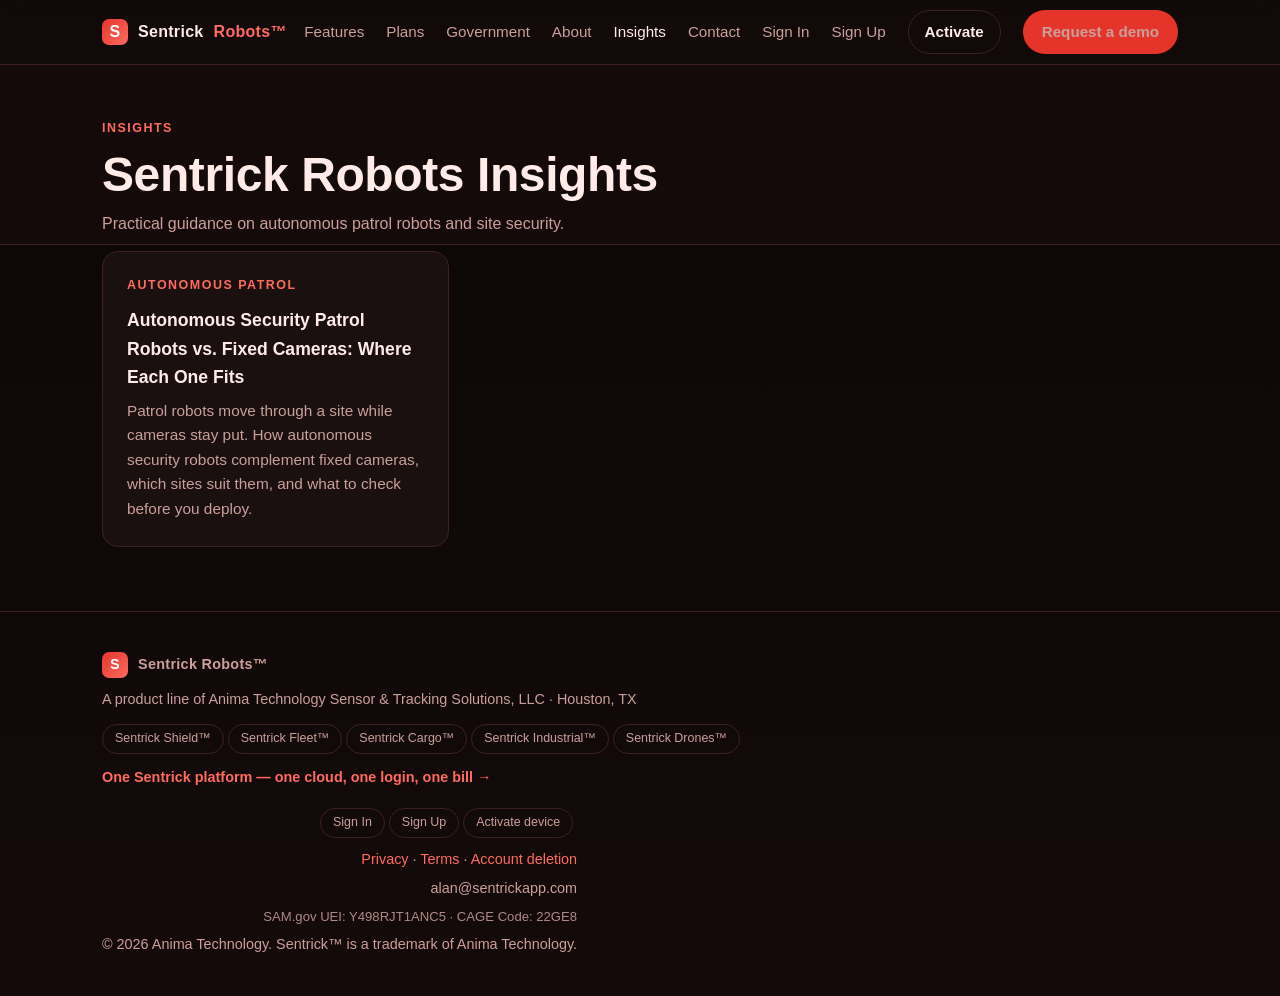
<file: blog.html>
<!DOCTYPE html>
<html lang="en">
<head>
<meta charset="UTF-8" />
<meta name="viewport" content="width=device-width, initial-scale=1.0" />
<title>Insights — Sentrick Robots&trade;</title>
<meta name="description" content="Practical guidance on autonomous patrol robots and security from Sentrick Robots." />
<meta name="keywords" content="autonomous security robot, security patrol robot, patrol robot for business, robot vs security guard, Sentrick Robots" />
<meta name="theme-color" content="#e5352b" />
<meta property="og:title" content="Insights" />
<meta property="og:description" content="Practical guidance on autonomous patrol robots and security from Sentrick Robots." />
<meta property="og:type" content="website" />
<meta property="og:url" content="https://sentrickrobots.com/blog" />
<meta property="og:site_name" content="Sentrick Robots" />
<link rel="canonical" href="https://sentrickrobots.com/blog" />
<link rel="icon" type="image/svg+xml" href="/favicon.svg" />
<link rel="stylesheet" href="/styles.css" />
<!-- Google tag (gtag.js) --><script async src="https://www.googletagmanager.com/gtag/js?id=G-4F9FLSHFJG"></script><script>window.dataLayer=window.dataLayer||[];function gtag(){dataLayer.push(arguments);}gtag("js",new Date());gtag("config","G-4F9FLSHFJG");</script>
</head>
<body>
<nav>
  <div class="wrap">
    <a href="/" class="brand"><span class="dot">S</span> Sentrick <span style="color:var(--accent2)">Robots&trade;</span></a>
    <div class="navlinks">
      <a class="hide" href="/features.html">Features</a>
      <a class="hide" href="/pricing.html">Plans</a>
      <a class="hide" href="/government.html">Government</a>
      <a class="hide" href="/about.html">About</a>
      <a class="hide active" href="/blog.html">Insights</a>
      <a class="hide" href="/contact.html">Contact</a>
      <a class="hide" href="https://sentrickapp.com/login">Sign In</a>
      <a class="hide" href="https://sentrickapp.com/login#signup">Sign Up</a>
      <a href="https://sentrickapp.com/activate" class="btn ghost" style="padding:9px 16px">Activate</a>
      <a href="/contact.html" class="btn" style="padding:9px 18px">Request a demo</a>
    </div>
  </div>
</nav>
<div class="pagehead">
  <div class="wrap"><div class="kicker">Insights</div><h1>Sentrick Robots Insights</h1>
    <p>Practical guidance on autonomous patrol robots and site security.</p></div>
</div>
<section style="padding-top:6px">
  <div class="wrap">
    <div class="grid g3">
<a class="card" href="/blog/autonomous-security-patrol-robots-vs-fixed-cameras" style="text-decoration:none;color:inherit">
<div class="kicker" style="margin-bottom:10px">Autonomous Patrol</div>
<h3>Autonomous Security Patrol Robots vs. Fixed Cameras: Where Each One Fits</h3>
<p>Patrol robots move through a site while cameras stay put. How autonomous security robots complement fixed cameras, which sites suit them, and what to check before you deploy.</p>
</a>
    </div>
  </div>
</section>
<footer>
  <div class="wrap foot">
    <div>
      <div class="brand" style="margin-bottom:10px"><span class="dot">S</span> Sentrick Robots&trade;</div>
      <div>A product line of Anima Technology Sensor &amp; Tracking Solutions, LLC · Houston, TX</div>
      <div style="margin-top:10px">
        <a class="pill" href="https://sentrickshield.com">Sentrick Shield&trade;</a><a class="pill" href="https://sentrickfleet.com">Sentrick Fleet&trade;</a><a class="pill" href="https://sentrickcargo.com">Sentrick Cargo&trade;</a><a class="pill" href="https://sentrickindustrial.com">Sentrick Industrial&trade;</a><a class="pill" href="https://sentrickdrones.com">Sentrick Drones&trade;</a>
        <div style="margin-top:12px"><a href="https://sentrickapp.com" style="color:var(--accent2);font-weight:600">One Sentrick platform — one cloud, one login, one bill &rarr;</a></div>
      </div>
    </div>
    <div style="text-align:right">
      <div style="margin-bottom:10px"><a class="pill" href="https://sentrickapp.com/login">Sign In</a><a class="pill" href="https://sentrickapp.com/login#signup">Sign Up</a><a class="pill" href="https://sentrickapp.com/activate">Activate device</a></div>
      <div style="margin-bottom:6px"><a href="/privacy.html" style="color:var(--accent2)">Privacy</a> · <a href="/terms.html" style="color:var(--accent2)">Terms</a> · <a href="/account-deletion.html" style="color:var(--accent2)">Account deletion</a></div>
      <div>alan@sentrickapp.com</div>
      <div style="margin-top:6px;font-size:.82rem;opacity:.85">SAM.gov UEI: Y498RJT1ANC5 · CAGE Code: 22GE8</div>
      <div style="margin-top:6px">© <span data-year>2026</span> Anima Technology. Sentrick&trade; is a trademark of Anima Technology.</div>
    </div>
  </div>
</footer>

<script src="https://sentrickapp.com/cart.js" defer></script>
<script src="/site.js"></script>
</body>
</html>
</file>
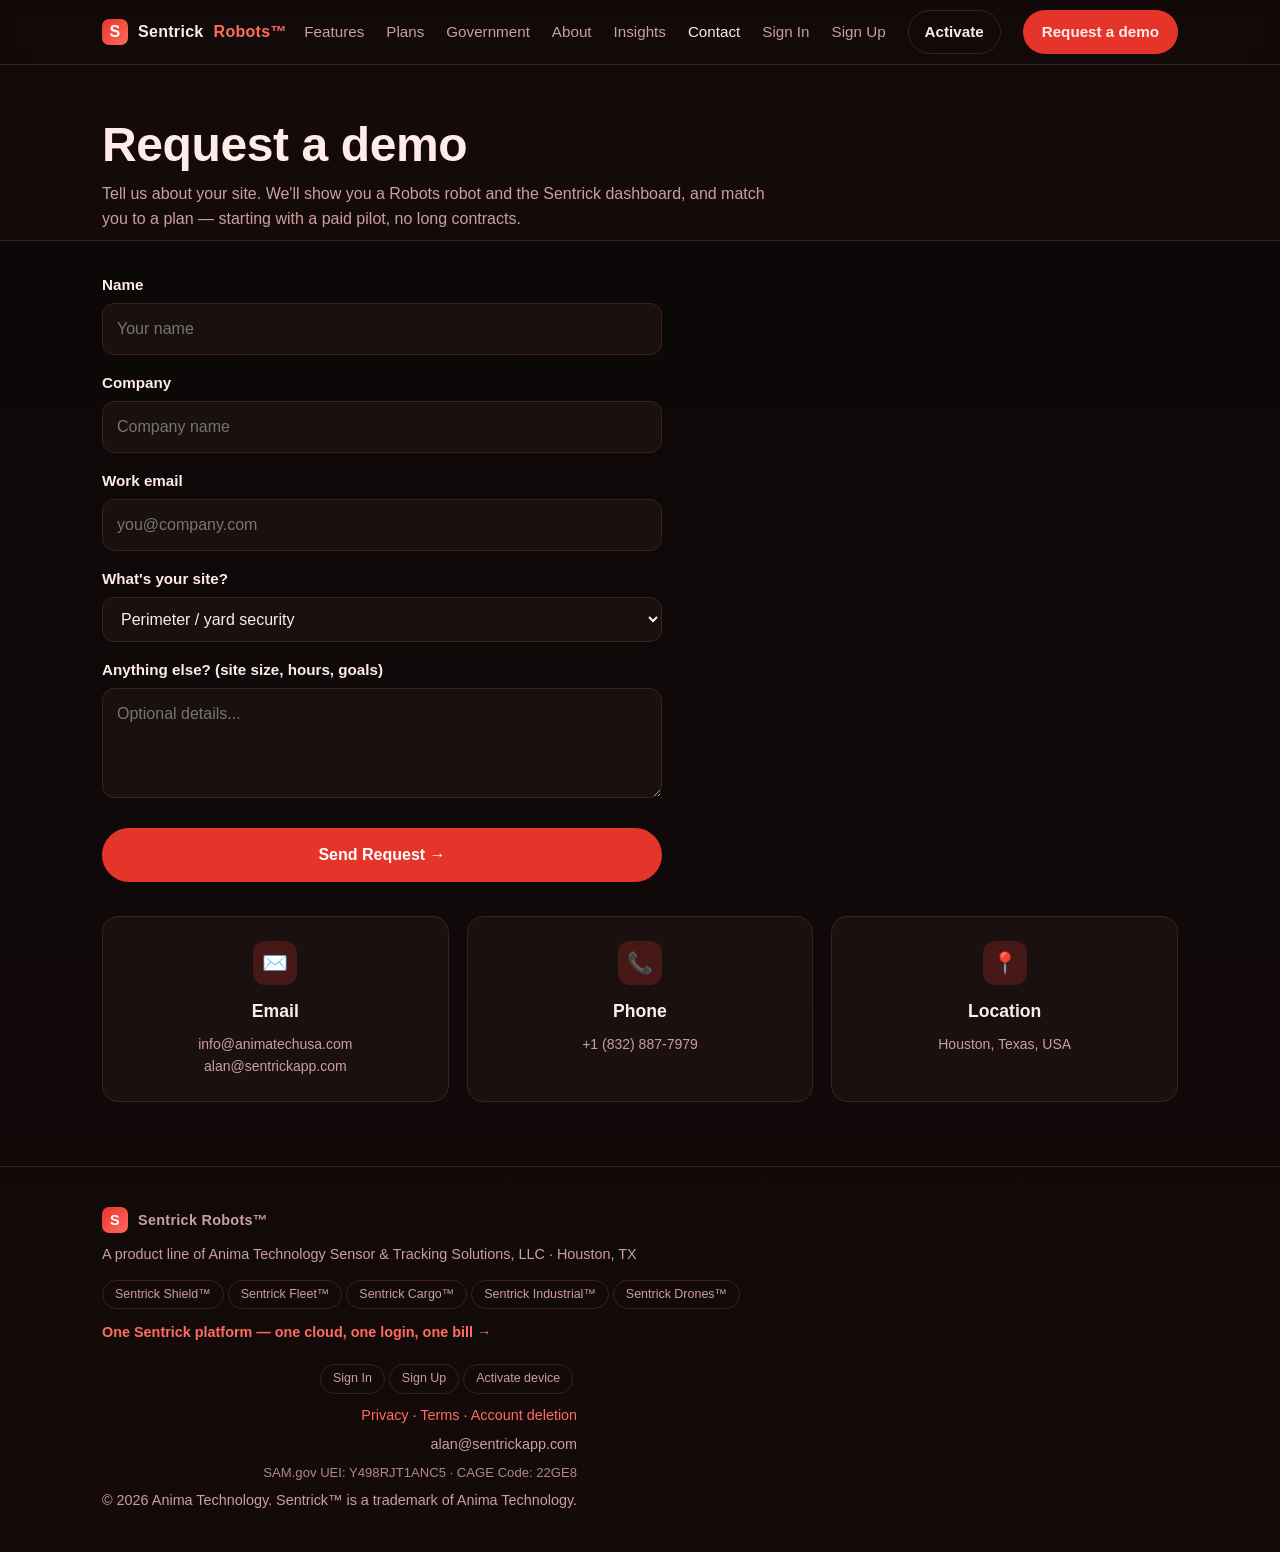
<file: contact.html>
<!DOCTYPE html>
<html lang="en">
<head>
<meta charset="UTF-8" />
<meta name="viewport" content="width=device-width, initial-scale=1.0" />
<title>Request a demo — Sentrick Robots&trade;</title>
<meta name="description" content="Book a Sentrick Robots demo — see a robot and the Sentrick dashboard, and get matched to a plan." />
<meta name="theme-color" content="#e5352b" />
<meta property="og:title" content="Request a demo — Sentrick Robots&trade;" />
<meta property="og:description" content="Book a Sentrick Robots demo — see a robot and the Sentrick dashboard, and get matched to a plan." />
<meta property="og:type" content="website" />
<meta property="og:url" content="https://sentrickrobots.com/contact.html" />
<meta property="og:site_name" content="Sentrick Robots" />
<link rel="canonical" href="https://sentrickrobots.com/contact.html" />
<link rel="icon" type="image/svg+xml" href="favicon.svg" />
<link rel="stylesheet" href="styles.css" />
<!-- Google tag (gtag.js) --><script async src="https://www.googletagmanager.com/gtag/js?id=G-4F9FLSHFJG"></script><script>window.dataLayer=window.dataLayer||[];function gtag(){dataLayer.push(arguments);}gtag("js",new Date());gtag("config","G-4F9FLSHFJG");</script>
</head>
<body>
<nav>
  <div class="wrap">
    <a href="index.html" class="brand"><span class="dot">S</span> Sentrick <span style="color:var(--accent2)">Robots&trade;</span></a>
    <div class="navlinks">
      <a class="hide" href="features.html">Features</a>
      <a class="hide" href="pricing.html">Plans</a>
      <a class="hide" href="government.html">Government</a>
      <a class="hide" href="about.html">About</a>
      <a class="hide" href="blog.html">Insights</a>
      <a class="hide" href="contact.html">Contact</a>
      <a class="hide" href="https://sentrickapp.com/login">Sign In</a>
      <a class="hide" href="https://sentrickapp.com/login#signup">Sign Up</a>
      <a href="https://sentrickapp.com/activate" class="btn ghost" style="padding:9px 16px">Activate</a>
      <a href="contact.html" class="btn" style="padding:9px 18px">Request a demo</a>
    </div>
  </div>
</nav>
<div class="pagehead">
  <div class="wrap"><h1>Request a demo</h1>
    <p>Tell us about your site. We'll show you a Robots robot and the Sentrick dashboard, and match you to a plan — starting with a paid pilot, no long contracts.</p></div>
</div>
<section style="padding-top:16px">
  <div class="wrap">
    <form class="form" id="pilotForm">
      <label for="name">Name</label>
      <input id="name" name="name" required placeholder="Your name" />
      <label for="company">Company</label>
      <input id="company" name="company" placeholder="Company name" />
      <label for="email">Work email</label>
      <input id="email" name="email" type="email" required placeholder="you@company.com" />
      <label for="use">What's your site?</label>
      <select id="use" name="use">
        <option>Perimeter / yard security</option>
        <option>Construction site</option>
        <option>Warehouse / logistics</option>
        <option>Campus / facility</option>
        <option>Critical infrastructure</option>
        <option>Other</option>
      </select>
      <label for="msg">Anything else? (site size, hours, goals)</label>
      <textarea id="msg" name="msg" placeholder="Optional details..."></textarea>
      <button type="submit" class="btn full">Send Request &rarr;</button>
      <p class="err" id="formNote"></p>
    </form>

    <div class="contact-info">
      <div class="card center"><div class="ic">✉️</div><h4>Email</h4><p style="color:var(--muted);font-size:14px">info@animatechusa.com<br>alan@sentrickapp.com</p></div>
      <div class="card center"><div class="ic">📞</div><h4>Phone</h4><p style="color:var(--muted);font-size:14px">+1 (832) 887-7979</p></div>
      <div class="card center"><div class="ic">📍</div><h4>Location</h4><p style="color:var(--muted);font-size:14px">Houston, Texas, USA</p></div>
    </div>
  </div>
</section>

<script>
  document.getElementById('pilotForm').addEventListener('submit', function (e) {
    e.preventDefault();
    var f = e.target;
    var subject = encodeURIComponent('Sentrick Robots — Demo Request: ' + (f.company.value || f.name.value));
    var body = encodeURIComponent(
      'Name: ' + f.name.value + '\n' +
      'Company: ' + f.company.value + '\n' +
      'Email: ' + f.email.value + '\n' +
      'Site: ' + f.use.value + '\n\n' +
      (f.msg.value || '')
    );
    window.location.href = 'mailto:alan@sentrickapp.com?subject=' + subject + '&body=' + body;
    var n = document.getElementById('formNote');
    n.style.color = 'var(--accent2)';
    n.textContent = 'Opening your email app to send the request…';
  });
</script>
<footer>
  <div class="wrap foot">
    <div>
      <div class="brand" style="margin-bottom:10px"><span class="dot">S</span> Sentrick Robots&trade;</div>
      <div>A product line of Anima Technology Sensor &amp; Tracking Solutions, LLC · Houston, TX</div>
      <div style="margin-top:10px">
        <a class="pill" href="https://sentrickshield.com">Sentrick Shield&trade;</a><a class="pill" href="https://sentrickfleet.com">Sentrick Fleet&trade;</a><a class="pill" href="https://sentrickcargo.com">Sentrick Cargo&trade;</a><a class="pill" href="https://sentrickindustrial.com">Sentrick Industrial&trade;</a><a class="pill" href="https://sentrickdrones.com">Sentrick Drones&trade;</a>
        <div style="margin-top:12px"><a href="https://sentrickapp.com" style="color:var(--accent2);font-weight:600">One Sentrick platform — one cloud, one login, one bill &rarr;</a></div>
      </div>
    </div>
    <div style="text-align:right">
      <div style="margin-bottom:10px"><a class="pill" href="https://sentrickapp.com/login">Sign In</a><a class="pill" href="https://sentrickapp.com/login#signup">Sign Up</a><a class="pill" href="https://sentrickapp.com/activate">Activate device</a></div>
      <div style="margin-bottom:6px"><a href="privacy.html" style="color:var(--accent2)">Privacy</a> · <a href="terms.html" style="color:var(--accent2)">Terms</a> · <a href="account-deletion.html" style="color:var(--accent2)">Account deletion</a></div>
      <div>alan@sentrickapp.com</div>
      <div style="margin-top:6px;font-size:.82rem;opacity:.85">SAM.gov UEI: Y498RJT1ANC5 · CAGE Code: 22GE8</div>
      <div style="margin-top:6px">© <span data-year>2026</span> Anima Technology. Sentrick&trade; is a trademark of Anima Technology.</div>
    </div>
  </div>
</footer>

<script src="https://sentrickapp.com/cart.js" defer></script>
<script src="site.js"></script>
</body>
</html>
</file>
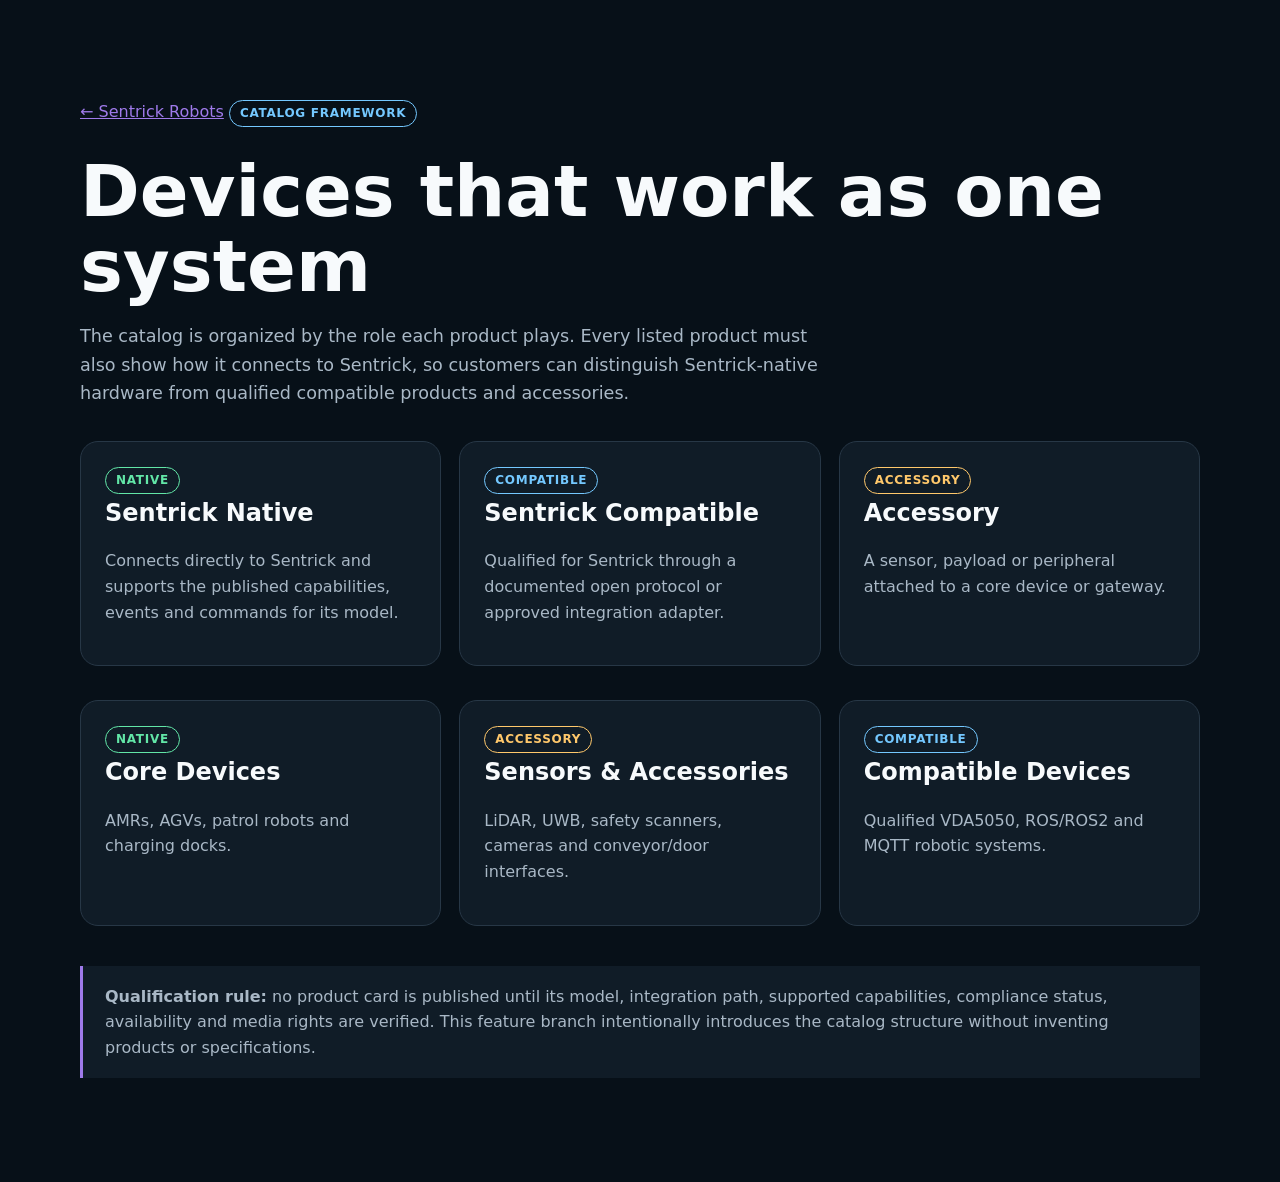
<file: devices.html>
<!doctype html>
<html lang="en">
<head>
<meta charset="utf-8"><meta name="viewport" content="width=device-width,initial-scale=1">
<title>Devices — Sentrick Robots</title>
<meta name="description" content="Sentrick Robots device catalog: core devices, sensors and accessories, and compatible devices.">
<style>
:root{--bg:#071018;--panel:#101c27;--text:#f7fafc;--muted:#a9b8c6;--line:#273746;--accent:#9f7aea}
*{box-sizing:border-box}body{margin:0;background:var(--bg);color:var(--text);font:16px/1.6 system-ui,-apple-system,"Segoe UI",sans-serif}
main{width:min(1120px,92%);margin:auto;padding:64px 0 88px}a{color:var(--accent)}h1{font-size:clamp(2.2rem,6vw,4.5rem);line-height:1.05;margin:.2em 0}h2{margin:0 0 8px}.lede{max-width:760px;color:var(--muted);font-size:1.1rem}
.legend,.grid{display:grid;grid-template-columns:repeat(3,1fr);gap:18px;margin-top:34px}.card{border:1px solid var(--line);background:var(--panel);border-radius:18px;padding:24px}.card p{color:var(--muted)}
.badge{display:inline-block;border:1px solid currentColor;border-radius:999px;padding:3px 10px;font-size:.75rem;font-weight:800;letter-spacing:.06em;text-transform:uppercase}
.native{color:#62e6a7}.compatible{color:#74c8ff}.accessory{color:#ffc86b}.status{margin-top:40px;padding:18px 22px;border-left:3px solid var(--accent);background:var(--panel);color:var(--muted)}
@media(max-width:760px){.legend,.grid{grid-template-columns:1fr}main{padding-top:36px}}
</style>
</head>
<body><main>
<a href="/">← Sentrick Robots</a>
<p class="badge compatible" style="margin-top:36px">Catalog framework</p>
<h1>Devices that work as one system</h1>
<p class="lede">The catalog is organized by the role each product plays. Every listed product must also show how it connects to Sentrick, so customers can distinguish Sentrick-native hardware from qualified compatible products and accessories.</p>
<section class="legend" aria-label="Integration badge meanings">
<div class="card"><span class="badge native">Native</span><h2>Sentrick Native</h2><p>Connects directly to Sentrick and supports the published capabilities, events and commands for its model.</p></div>
<div class="card"><span class="badge compatible">Compatible</span><h2>Sentrick Compatible</h2><p>Qualified for Sentrick through a documented open protocol or approved integration adapter.</p></div>
<div class="card"><span class="badge accessory">Accessory</span><h2>Accessory</h2><p>A sensor, payload or peripheral attached to a core device or gateway.</p></div>
</section>
<section class="grid" aria-label="Device catalog groups">
<div class="card"><span class="badge native">Native</span><h2>Core Devices</h2><p>AMRs, AGVs, patrol robots and charging docks.</p></div>
<div class="card"><span class="badge accessory">Accessory</span><h2>Sensors &amp; Accessories</h2><p>LiDAR, UWB, safety scanners, cameras and conveyor/door interfaces.</p></div>
<div class="card"><span class="badge compatible">Compatible</span><h2>Compatible Devices</h2><p>Qualified VDA5050, ROS/ROS2 and MQTT robotic systems.</p></div>
</section>
<p class="status"><strong>Qualification rule:</strong> no product card is published until its model, integration path, supported capabilities, compliance status, availability and media rights are verified. This feature branch intentionally introduces the catalog structure without inventing products or specifications.</p>
</main></body></html>
</file>
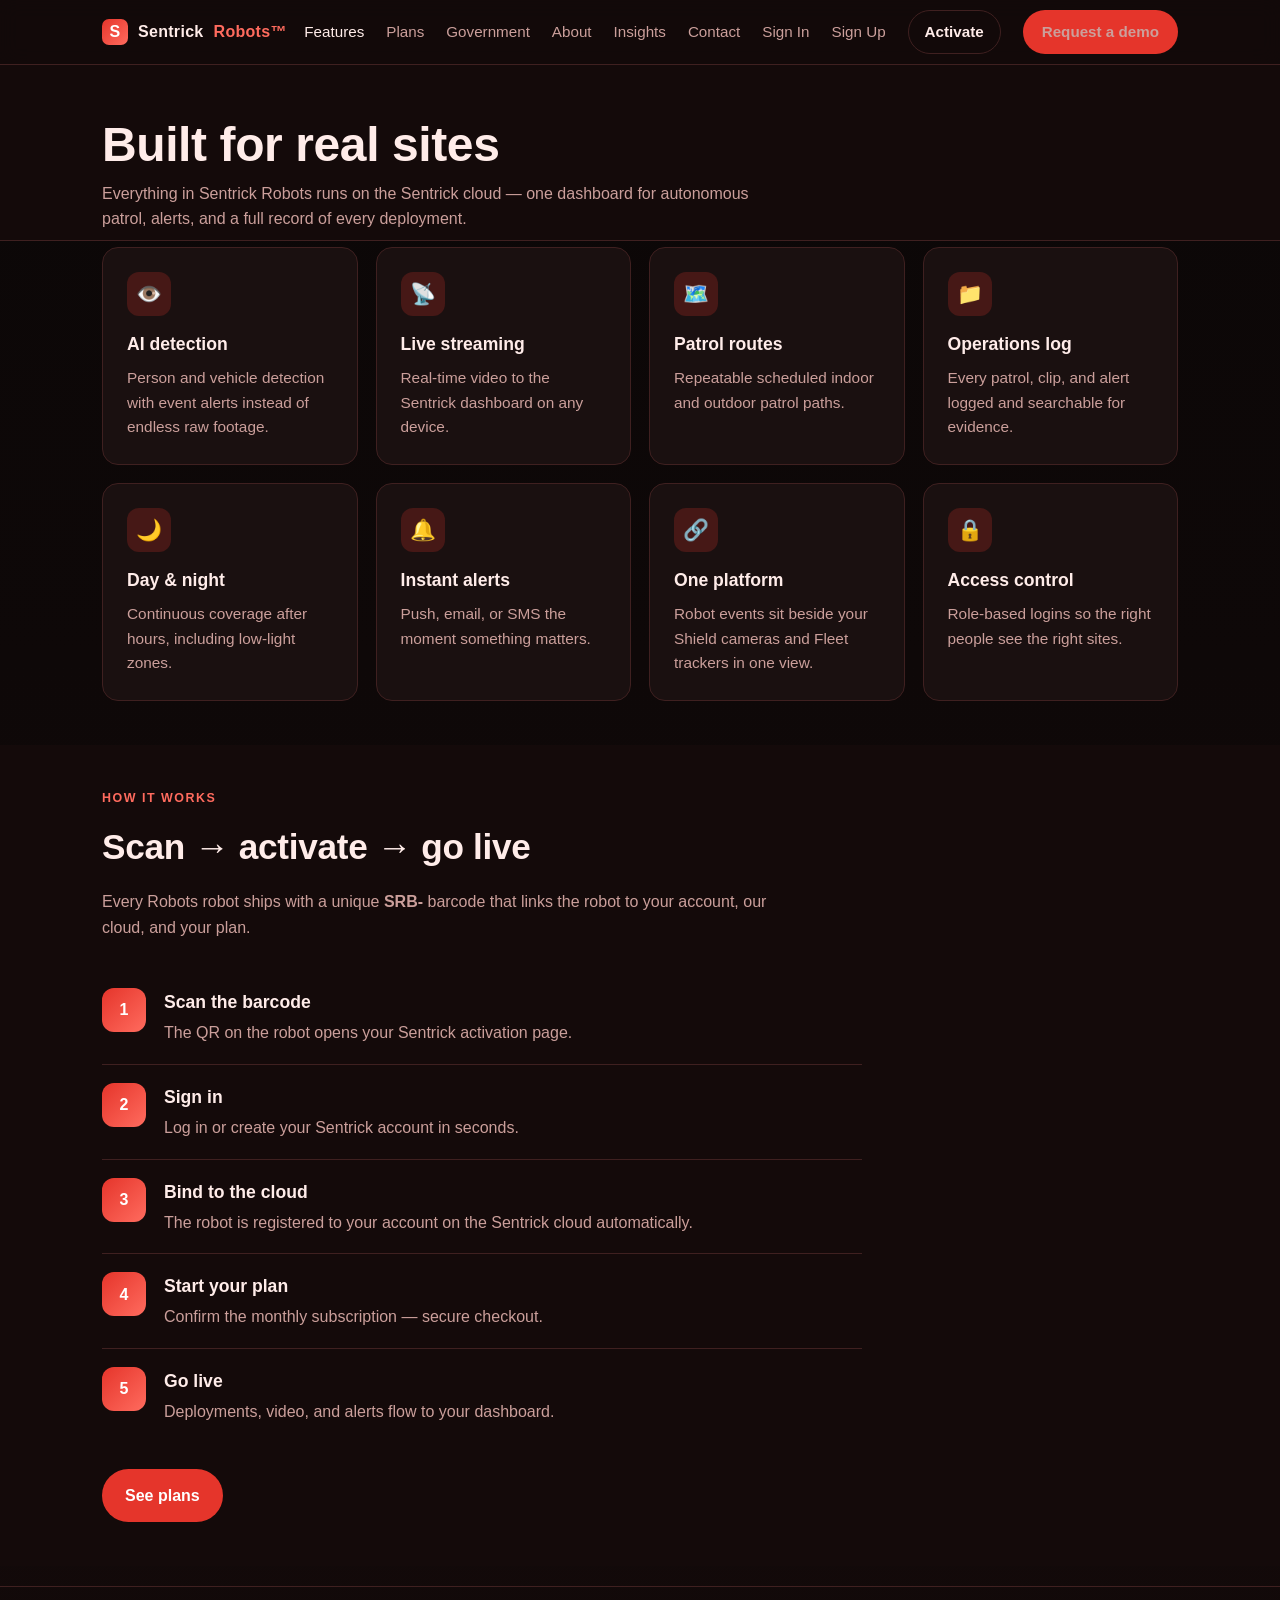
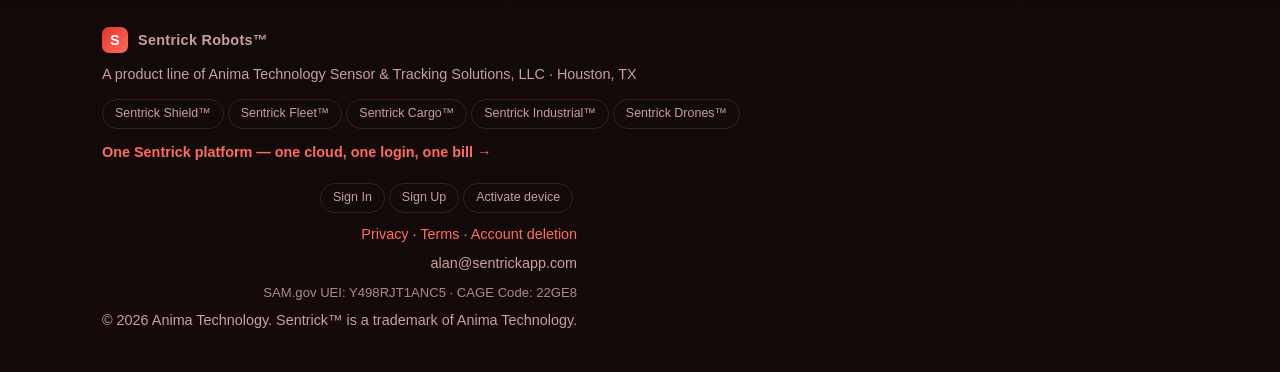
<file: features.html>
<!DOCTYPE html>
<html lang="en">
<head>
<meta charset="UTF-8" />
<meta name="viewport" content="width=device-width, initial-scale=1.0" />
<title>Features — Sentrick Robots&trade;</title>
<meta name="description" content="Sentrick Robots capabilities — AI detection, live view, patrol routes, and a full record, all on the Sentrick cloud." />
<meta name="theme-color" content="#e5352b" />
<meta property="og:title" content="Features — Sentrick Robots&trade;" />
<meta property="og:description" content="Sentrick Robots capabilities — AI detection, live view, patrol routes, and a full record, all on the Sentrick cloud." />
<meta property="og:type" content="website" />
<meta property="og:url" content="https://sentrickrobots.com/features.html" />
<meta property="og:site_name" content="Sentrick Robots" />
<link rel="canonical" href="https://sentrickrobots.com/features.html" />
<link rel="icon" type="image/svg+xml" href="favicon.svg" />
<link rel="stylesheet" href="styles.css" />
<!-- Google tag (gtag.js) --><script async src="https://www.googletagmanager.com/gtag/js?id=G-4F9FLSHFJG"></script><script>window.dataLayer=window.dataLayer||[];function gtag(){dataLayer.push(arguments);}gtag("js",new Date());gtag("config","G-4F9FLSHFJG");</script>
</head>
<body>
<nav>
  <div class="wrap">
    <a href="index.html" class="brand"><span class="dot">S</span> Sentrick <span style="color:var(--accent2)">Robots&trade;</span></a>
    <div class="navlinks">
      <a class="hide" href="features.html">Features</a>
      <a class="hide" href="pricing.html">Plans</a>
      <a class="hide" href="government.html">Government</a>
      <a class="hide" href="about.html">About</a>
      <a class="hide" href="blog.html">Insights</a>
      <a class="hide" href="contact.html">Contact</a>
      <a class="hide" href="https://sentrickapp.com/login">Sign In</a>
      <a class="hide" href="https://sentrickapp.com/login#signup">Sign Up</a>
      <a href="https://sentrickapp.com/activate" class="btn ghost" style="padding:9px 16px">Activate</a>
      <a href="contact.html" class="btn" style="padding:9px 18px">Request a demo</a>
    </div>
  </div>
</nav>
<div class="pagehead">
  <div class="wrap"><h1>Built for real sites</h1>
    <p>Everything in Sentrick Robots runs on the Sentrick cloud — one dashboard for autonomous patrol, alerts, and a full record of every deployment.</p></div>
</div>
<section style="padding-top:6px">
  <div class="wrap">
    <div class="grid g4">
      <div class="card"><div class="ic">👁️</div><h3>AI detection</h3><p>Person and vehicle detection with event alerts instead of endless raw footage.</p></div>
      <div class="card"><div class="ic">📡</div><h3>Live streaming</h3><p>Real-time video to the Sentrick dashboard on any device.</p></div>
      <div class="card"><div class="ic">🗺️</div><h3>Patrol routes</h3><p>Repeatable scheduled indoor and outdoor patrol paths.</p></div>
      <div class="card"><div class="ic">📁</div><h3>Operations log</h3><p>Every patrol, clip, and alert logged and searchable for evidence.</p></div>
      <div class="card"><div class="ic">🌙</div><h3>Day &amp; night</h3><p>Continuous coverage after hours, including low-light zones.</p></div>
      <div class="card"><div class="ic">🔔</div><h3>Instant alerts</h3><p>Push, email, or SMS the moment something matters.</p></div>
      <div class="card"><div class="ic">🔗</div><h3>One platform</h3><p>Robot events sit beside your Shield cameras and Fleet trackers in one view.</p></div>
      <div class="card"><div class="ic">🔒</div><h3>Access control</h3><p>Role-based logins so the right people see the right sites.</p></div>
    </div>
  </div>
</section>

<section style="background:var(--bg2)">
  <div class="wrap">
    <div class="kicker">How it works</div>
    <h2>Scan &rarr; activate &rarr; go live</h2>
    <p class="sub">Every Robots robot ships with a unique <strong>SRB-</strong> barcode that links the robot to your account, our cloud, and your plan.</p>
    <div class="steps">
      <div class="step"><div class="n"></div><div><h3>Scan the barcode</h3><p>The QR on the robot opens your Sentrick activation page.</p></div></div>
      <div class="step"><div class="n"></div><div><h3>Sign in</h3><p>Log in or create your Sentrick account in seconds.</p></div></div>
      <div class="step"><div class="n"></div><div><h3>Bind to the cloud</h3><p>The robot is registered to your account on the Sentrick cloud automatically.</p></div></div>
      <div class="step"><div class="n"></div><div><h3>Start your plan</h3><p>Confirm the monthly subscription — secure checkout.</p></div></div>
      <div class="step"><div class="n"></div><div><h3>Go live</h3><p>Deployments, video, and alerts flow to your dashboard.</p></div></div>
    </div>
    <div style="margin-top:26px"><a href="pricing.html" class="btn">See plans</a></div>
  </div>
</section>
<footer>
  <div class="wrap foot">
    <div>
      <div class="brand" style="margin-bottom:10px"><span class="dot">S</span> Sentrick Robots&trade;</div>
      <div>A product line of Anima Technology Sensor &amp; Tracking Solutions, LLC · Houston, TX</div>
      <div style="margin-top:10px">
        <a class="pill" href="https://sentrickshield.com">Sentrick Shield&trade;</a><a class="pill" href="https://sentrickfleet.com">Sentrick Fleet&trade;</a><a class="pill" href="https://sentrickcargo.com">Sentrick Cargo&trade;</a><a class="pill" href="https://sentrickindustrial.com">Sentrick Industrial&trade;</a><a class="pill" href="https://sentrickdrones.com">Sentrick Drones&trade;</a>
        <div style="margin-top:12px"><a href="https://sentrickapp.com" style="color:var(--accent2);font-weight:600">One Sentrick platform — one cloud, one login, one bill &rarr;</a></div>
      </div>
    </div>
    <div style="text-align:right">
      <div style="margin-bottom:10px"><a class="pill" href="https://sentrickapp.com/login">Sign In</a><a class="pill" href="https://sentrickapp.com/login#signup">Sign Up</a><a class="pill" href="https://sentrickapp.com/activate">Activate device</a></div>
      <div style="margin-bottom:6px"><a href="privacy.html" style="color:var(--accent2)">Privacy</a> · <a href="terms.html" style="color:var(--accent2)">Terms</a> · <a href="account-deletion.html" style="color:var(--accent2)">Account deletion</a></div>
      <div>alan@sentrickapp.com</div>
      <div style="margin-top:6px;font-size:.82rem;opacity:.85">SAM.gov UEI: Y498RJT1ANC5 · CAGE Code: 22GE8</div>
      <div style="margin-top:6px">© <span data-year>2026</span> Anima Technology. Sentrick&trade; is a trademark of Anima Technology.</div>
    </div>
  </div>
</footer>

<script src="https://sentrickapp.com/cart.js" defer></script>
<script src="site.js"></script>
</body>
</html>
</file>
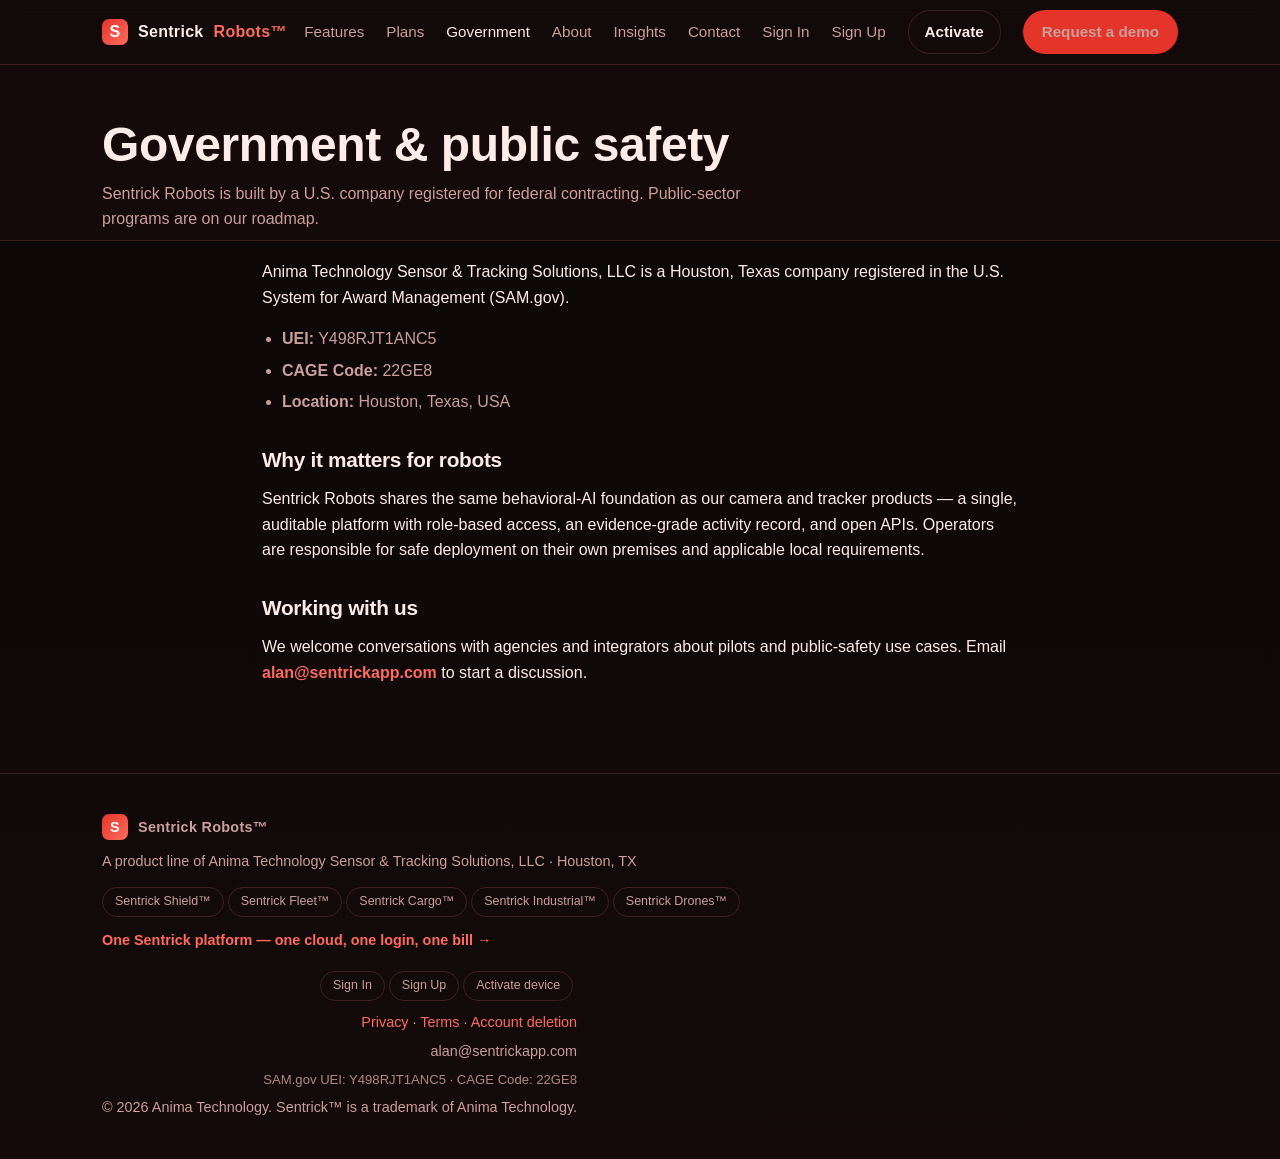
<file: government.html>
<!DOCTYPE html>
<html lang="en">
<head>
<meta charset="UTF-8" />
<meta name="viewport" content="width=device-width, initial-scale=1.0" />
<title>Government — Sentrick Robots&trade;</title>
<meta name="description" content="Sentrick Robots for government &amp; public safety — SAM.gov registered (UEI Y498RJT1ANC5, CAGE 22GE8)." />
<meta name="theme-color" content="#e5352b" />
<meta property="og:title" content="Government — Sentrick Robots&trade;" />
<meta property="og:description" content="Sentrick Robots for government &amp; public safety — SAM.gov registered (UEI Y498RJT1ANC5, CAGE 22GE8)." />
<meta property="og:type" content="website" />
<meta property="og:url" content="https://sentrickrobots.com/government.html" />
<meta property="og:site_name" content="Sentrick Robots" />
<link rel="canonical" href="https://sentrickrobots.com/government.html" />
<link rel="icon" type="image/svg+xml" href="favicon.svg" />
<link rel="stylesheet" href="styles.css" />
<!-- Google tag (gtag.js) --><script async src="https://www.googletagmanager.com/gtag/js?id=G-4F9FLSHFJG"></script><script>window.dataLayer=window.dataLayer||[];function gtag(){dataLayer.push(arguments);}gtag("js",new Date());gtag("config","G-4F9FLSHFJG");</script>
</head>
<body>
<nav>
  <div class="wrap">
    <a href="index.html" class="brand"><span class="dot">S</span> Sentrick <span style="color:var(--accent2)">Robots&trade;</span></a>
    <div class="navlinks">
      <a class="hide" href="features.html">Features</a>
      <a class="hide" href="pricing.html">Plans</a>
      <a class="hide" href="government.html">Government</a>
      <a class="hide" href="about.html">About</a>
      <a class="hide" href="blog.html">Insights</a>
      <a class="hide" href="contact.html">Contact</a>
      <a class="hide" href="https://sentrickapp.com/login">Sign In</a>
      <a class="hide" href="https://sentrickapp.com/login#signup">Sign Up</a>
      <a href="https://sentrickapp.com/activate" class="btn ghost" style="padding:9px 16px">Activate</a>
      <a href="contact.html" class="btn" style="padding:9px 18px">Request a demo</a>
    </div>
  </div>
</nav>
<div class="pagehead">
  <div class="wrap"><h1>Government &amp; public safety</h1>
    <p>Sentrick Robots is built by a U.S. company registered for federal contracting. Public-sector programs are on our roadmap.</p></div>
</div>
<section style="padding-top:10px">
  <div class="prose">
    <p>Anima Technology Sensor &amp; Tracking Solutions, LLC is a Houston, Texas company registered in the U.S. System for Award Management (SAM.gov).</p>
    <ul>
      <li><b>UEI:</b> Y498RJT1ANC5</li>
      <li><b>CAGE Code:</b> 22GE8</li>
      <li><b>Location:</b> Houston, Texas, USA</li>
    </ul>
    <h2>Why it matters for robots</h2>
    <p>Sentrick Robots shares the same behavioral-AI foundation as our camera and tracker products — a single, auditable platform with role-based access, an evidence-grade activity record, and open APIs. Operators are responsible for safe deployment on their own premises and applicable local requirements.</p>
    <h2>Working with us</h2>
    <p>We welcome conversations with agencies and integrators about pilots and public-safety use cases. Email <a href="mailto:alan@sentrickapp.com">alan@sentrickapp.com</a> to start a discussion.</p>
  </div>
</section>
<footer>
  <div class="wrap foot">
    <div>
      <div class="brand" style="margin-bottom:10px"><span class="dot">S</span> Sentrick Robots&trade;</div>
      <div>A product line of Anima Technology Sensor &amp; Tracking Solutions, LLC · Houston, TX</div>
      <div style="margin-top:10px">
        <a class="pill" href="https://sentrickshield.com">Sentrick Shield&trade;</a><a class="pill" href="https://sentrickfleet.com">Sentrick Fleet&trade;</a><a class="pill" href="https://sentrickcargo.com">Sentrick Cargo&trade;</a><a class="pill" href="https://sentrickindustrial.com">Sentrick Industrial&trade;</a><a class="pill" href="https://sentrickdrones.com">Sentrick Drones&trade;</a>
        <div style="margin-top:12px"><a href="https://sentrickapp.com" style="color:var(--accent2);font-weight:600">One Sentrick platform — one cloud, one login, one bill &rarr;</a></div>
      </div>
    </div>
    <div style="text-align:right">
      <div style="margin-bottom:10px"><a class="pill" href="https://sentrickapp.com/login">Sign In</a><a class="pill" href="https://sentrickapp.com/login#signup">Sign Up</a><a class="pill" href="https://sentrickapp.com/activate">Activate device</a></div>
      <div style="margin-bottom:6px"><a href="privacy.html" style="color:var(--accent2)">Privacy</a> · <a href="terms.html" style="color:var(--accent2)">Terms</a> · <a href="account-deletion.html" style="color:var(--accent2)">Account deletion</a></div>
      <div>alan@sentrickapp.com</div>
      <div style="margin-top:6px;font-size:.82rem;opacity:.85">SAM.gov UEI: Y498RJT1ANC5 · CAGE Code: 22GE8</div>
      <div style="margin-top:6px">© <span data-year>2026</span> Anima Technology. Sentrick&trade; is a trademark of Anima Technology.</div>
    </div>
  </div>
</footer>

<script src="https://sentrickapp.com/cart.js" defer></script>
<script src="site.js"></script>
</body>
</html>
</file>
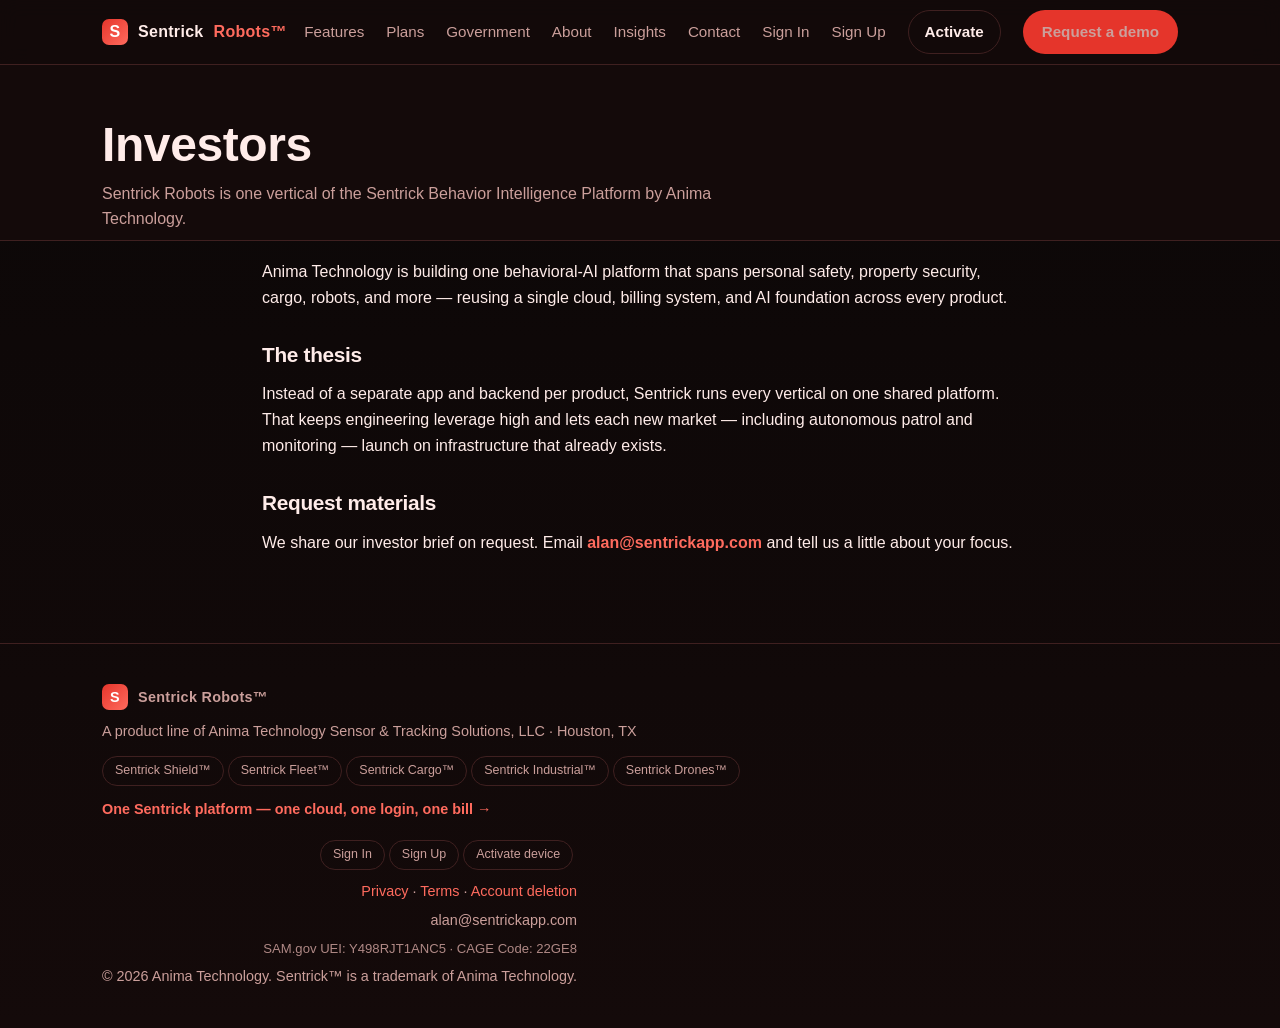
<file: investors.html>
<!DOCTYPE html>
<html lang="en">
<head>
<meta charset="UTF-8" />
<meta name="viewport" content="width=device-width, initial-scale=1.0" />
<title>Investors — Sentrick Robots&trade;</title>
<meta name="description" content="Investor information for Sentrick Robots and the Sentrick platform by Anima Technology." />
<meta name="theme-color" content="#e5352b" />
<meta property="og:title" content="Investors — Sentrick Robots&trade;" />
<meta property="og:description" content="Investor information for Sentrick Robots and the Sentrick platform by Anima Technology." />
<meta property="og:type" content="website" />
<meta property="og:url" content="https://sentrickrobots.com/investors.html" />
<meta property="og:site_name" content="Sentrick Robots" />
<link rel="canonical" href="https://sentrickrobots.com/investors.html" />
<link rel="icon" type="image/svg+xml" href="favicon.svg" />
<link rel="stylesheet" href="styles.css" />
<!-- Google tag (gtag.js) --><script async src="https://www.googletagmanager.com/gtag/js?id=G-4F9FLSHFJG"></script><script>window.dataLayer=window.dataLayer||[];function gtag(){dataLayer.push(arguments);}gtag("js",new Date());gtag("config","G-4F9FLSHFJG");</script>
</head>
<body>
<nav>
  <div class="wrap">
    <a href="index.html" class="brand"><span class="dot">S</span> Sentrick <span style="color:var(--accent2)">Robots&trade;</span></a>
    <div class="navlinks">
      <a class="hide" href="features.html">Features</a>
      <a class="hide" href="pricing.html">Plans</a>
      <a class="hide" href="government.html">Government</a>
      <a class="hide" href="about.html">About</a>
      <a class="hide" href="blog.html">Insights</a>
      <a class="hide" href="contact.html">Contact</a>
      <a class="hide" href="https://sentrickapp.com/login">Sign In</a>
      <a class="hide" href="https://sentrickapp.com/login#signup">Sign Up</a>
      <a href="https://sentrickapp.com/activate" class="btn ghost" style="padding:9px 16px">Activate</a>
      <a href="contact.html" class="btn" style="padding:9px 18px">Request a demo</a>
    </div>
  </div>
</nav>
<div class="pagehead">
  <div class="wrap"><h1>Investors</h1>
    <p>Sentrick Robots is one vertical of the Sentrick Behavior Intelligence Platform by Anima Technology.</p></div>
</div>
<section style="padding-top:10px">
  <div class="prose">
    <p>Anima Technology is building one behavioral-AI platform that spans personal safety, property security, cargo, robots, and more — reusing a single cloud, billing system, and AI foundation across every product.</p>
    <h2>The thesis</h2>
    <p>Instead of a separate app and backend per product, Sentrick runs every vertical on one shared platform. That keeps engineering leverage high and lets each new market — including autonomous patrol and monitoring — launch on infrastructure that already exists.</p>
    <h2>Request materials</h2>
    <p>We share our investor brief on request. Email <a href="mailto:alan@sentrickapp.com">alan@sentrickapp.com</a> and tell us a little about your focus.</p>
  </div>
</section>
<footer>
  <div class="wrap foot">
    <div>
      <div class="brand" style="margin-bottom:10px"><span class="dot">S</span> Sentrick Robots&trade;</div>
      <div>A product line of Anima Technology Sensor &amp; Tracking Solutions, LLC · Houston, TX</div>
      <div style="margin-top:10px">
        <a class="pill" href="https://sentrickshield.com">Sentrick Shield&trade;</a><a class="pill" href="https://sentrickfleet.com">Sentrick Fleet&trade;</a><a class="pill" href="https://sentrickcargo.com">Sentrick Cargo&trade;</a><a class="pill" href="https://sentrickindustrial.com">Sentrick Industrial&trade;</a><a class="pill" href="https://sentrickdrones.com">Sentrick Drones&trade;</a>
        <div style="margin-top:12px"><a href="https://sentrickapp.com" style="color:var(--accent2);font-weight:600">One Sentrick platform — one cloud, one login, one bill &rarr;</a></div>
      </div>
    </div>
    <div style="text-align:right">
      <div style="margin-bottom:10px"><a class="pill" href="https://sentrickapp.com/login">Sign In</a><a class="pill" href="https://sentrickapp.com/login#signup">Sign Up</a><a class="pill" href="https://sentrickapp.com/activate">Activate device</a></div>
      <div style="margin-bottom:6px"><a href="privacy.html" style="color:var(--accent2)">Privacy</a> · <a href="terms.html" style="color:var(--accent2)">Terms</a> · <a href="account-deletion.html" style="color:var(--accent2)">Account deletion</a></div>
      <div>alan@sentrickapp.com</div>
      <div style="margin-top:6px;font-size:.82rem;opacity:.85">SAM.gov UEI: Y498RJT1ANC5 · CAGE Code: 22GE8</div>
      <div style="margin-top:6px">© <span data-year>2026</span> Anima Technology. Sentrick&trade; is a trademark of Anima Technology.</div>
    </div>
  </div>
</footer>

<script src="https://sentrickapp.com/cart.js" defer></script>
<script src="site.js"></script>
</body>
</html>
</file>
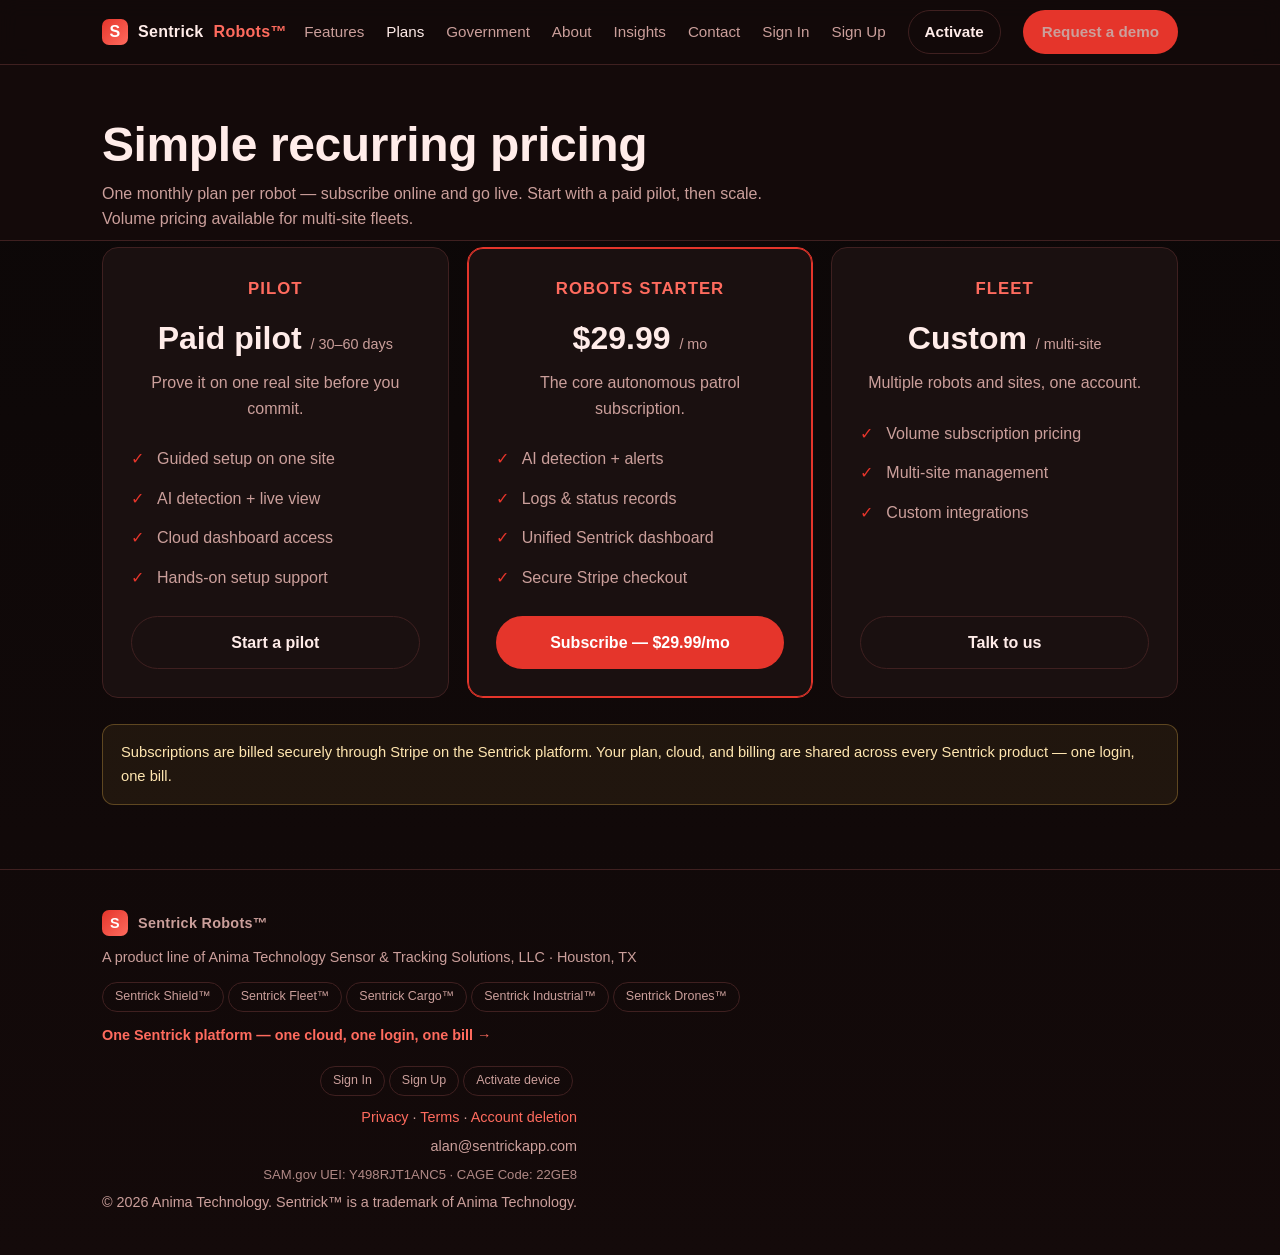
<file: pricing.html>
<!DOCTYPE html>
<html lang="en">
<head>
<meta charset="UTF-8" />
<meta name="viewport" content="width=device-width, initial-scale=1.0" />
<title>Pricing — Sentrick Robots&trade;</title>
<meta name="description" content="Sentrick Robots plans — start with a paid pilot or subscribe to the Robots Starter plan from $29.99/mo." />
<meta name="theme-color" content="#e5352b" />
<meta property="og:title" content="Pricing — Sentrick Robots&trade;" />
<meta property="og:description" content="Sentrick Robots plans — start with a paid pilot or subscribe to the Robots Starter plan from $29.99/mo." />
<meta property="og:type" content="website" />
<meta property="og:url" content="https://sentrickrobots.com/pricing.html" />
<meta property="og:site_name" content="Sentrick Robots" />
<link rel="canonical" href="https://sentrickrobots.com/pricing.html" />
<link rel="icon" type="image/svg+xml" href="favicon.svg" />
<link rel="stylesheet" href="styles.css" />
<!-- Google tag (gtag.js) --><script async src="https://www.googletagmanager.com/gtag/js?id=G-4F9FLSHFJG"></script><script>window.dataLayer=window.dataLayer||[];function gtag(){dataLayer.push(arguments);}gtag("js",new Date());gtag("config","G-4F9FLSHFJG");</script>
</head>
<body>
<nav>
  <div class="wrap">
    <a href="index.html" class="brand"><span class="dot">S</span> Sentrick <span style="color:var(--accent2)">Robots&trade;</span></a>
    <div class="navlinks">
      <a class="hide" href="features.html">Features</a>
      <a class="hide" href="pricing.html">Plans</a>
      <a class="hide" href="government.html">Government</a>
      <a class="hide" href="about.html">About</a>
      <a class="hide" href="blog.html">Insights</a>
      <a class="hide" href="contact.html">Contact</a>
      <a class="hide" href="https://sentrickapp.com/login">Sign In</a>
      <a class="hide" href="https://sentrickapp.com/login#signup">Sign Up</a>
      <a href="https://sentrickapp.com/activate" class="btn ghost" style="padding:9px 16px">Activate</a>
      <a href="contact.html" class="btn" style="padding:9px 18px">Request a demo</a>
    </div>
  </div>
</nav>
<div class="pagehead">
  <div class="wrap"><h1>Simple recurring pricing</h1>
    <p>One monthly plan per robot — subscribe online and go live. Start with a paid pilot, then scale. Volume pricing available for multi-site fleets.</p></div>
</div>
<section style="padding-top:6px">
  <div class="wrap">
    <div class="grid g3">
      <div class="price"><h3>Pilot</h3><div class="amt">Paid pilot <small>/ 30–60 days</small></div><p style="color:var(--muted)">Prove it on one real site before you commit.</p><ul><li>Guided setup on one site</li><li>AI detection + live view</li><li>Cloud dashboard access</li><li>Hands-on setup support</li></ul><a href="contact.html" class="btn ghost full">Start a pilot</a></div>
      <div class="price featured" data-plan-card="robots_starter"><h3>Robots Starter</h3><div class="amt" data-plan-price>$29.99 <small>/ mo</small></div><p style="color:var(--muted)">The core autonomous patrol subscription.</p><ul><li>AI detection + alerts</li><li>Logs &amp; status records</li><li>Unified Sentrick dashboard</li><li>Secure Stripe checkout</li></ul><button class="btn full" data-sentrick-buy data-plan="robots_starter" data-name="Robots Starter (monthly)" data-amount="$29.99" data-recurring="true">Subscribe — $29.99/mo</button></div>
      <div class="price"><h3>Fleet</h3><div class="amt">Custom <small>/ multi-site</small></div><p style="color:var(--muted)">Multiple robots and sites, one account.</p><ul><li>Volume subscription pricing</li><li>Multi-site management</li><li>Custom integrations</li></ul><a href="contact.html" class="btn ghost full">Talk to us</a></div>
    </div>
    <div class="note" style="margin-top:26px">Subscriptions are billed securely through Stripe on the Sentrick platform. Your plan, cloud, and billing are shared across every Sentrick product — one login, one bill.</div>
  </div>
</section>
<footer>
  <div class="wrap foot">
    <div>
      <div class="brand" style="margin-bottom:10px"><span class="dot">S</span> Sentrick Robots&trade;</div>
      <div>A product line of Anima Technology Sensor &amp; Tracking Solutions, LLC · Houston, TX</div>
      <div style="margin-top:10px">
        <a class="pill" href="https://sentrickshield.com">Sentrick Shield&trade;</a><a class="pill" href="https://sentrickfleet.com">Sentrick Fleet&trade;</a><a class="pill" href="https://sentrickcargo.com">Sentrick Cargo&trade;</a><a class="pill" href="https://sentrickindustrial.com">Sentrick Industrial&trade;</a><a class="pill" href="https://sentrickdrones.com">Sentrick Drones&trade;</a>
        <div style="margin-top:12px"><a href="https://sentrickapp.com" style="color:var(--accent2);font-weight:600">One Sentrick platform — one cloud, one login, one bill &rarr;</a></div>
      </div>
    </div>
    <div style="text-align:right">
      <div style="margin-bottom:10px"><a class="pill" href="https://sentrickapp.com/login">Sign In</a><a class="pill" href="https://sentrickapp.com/login#signup">Sign Up</a><a class="pill" href="https://sentrickapp.com/activate">Activate device</a></div>
      <div style="margin-bottom:6px"><a href="privacy.html" style="color:var(--accent2)">Privacy</a> · <a href="terms.html" style="color:var(--accent2)">Terms</a> · <a href="account-deletion.html" style="color:var(--accent2)">Account deletion</a></div>
      <div>alan@sentrickapp.com</div>
      <div style="margin-top:6px;font-size:.82rem;opacity:.85">SAM.gov UEI: Y498RJT1ANC5 · CAGE Code: 22GE8</div>
      <div style="margin-top:6px">© <span data-year>2026</span> Anima Technology. Sentrick&trade; is a trademark of Anima Technology.</div>
    </div>
  </div>
</footer>

<script src="https://sentrickapp.com/cart.js" defer></script>
<script src="site.js"></script>
</body>
</html>
</file>
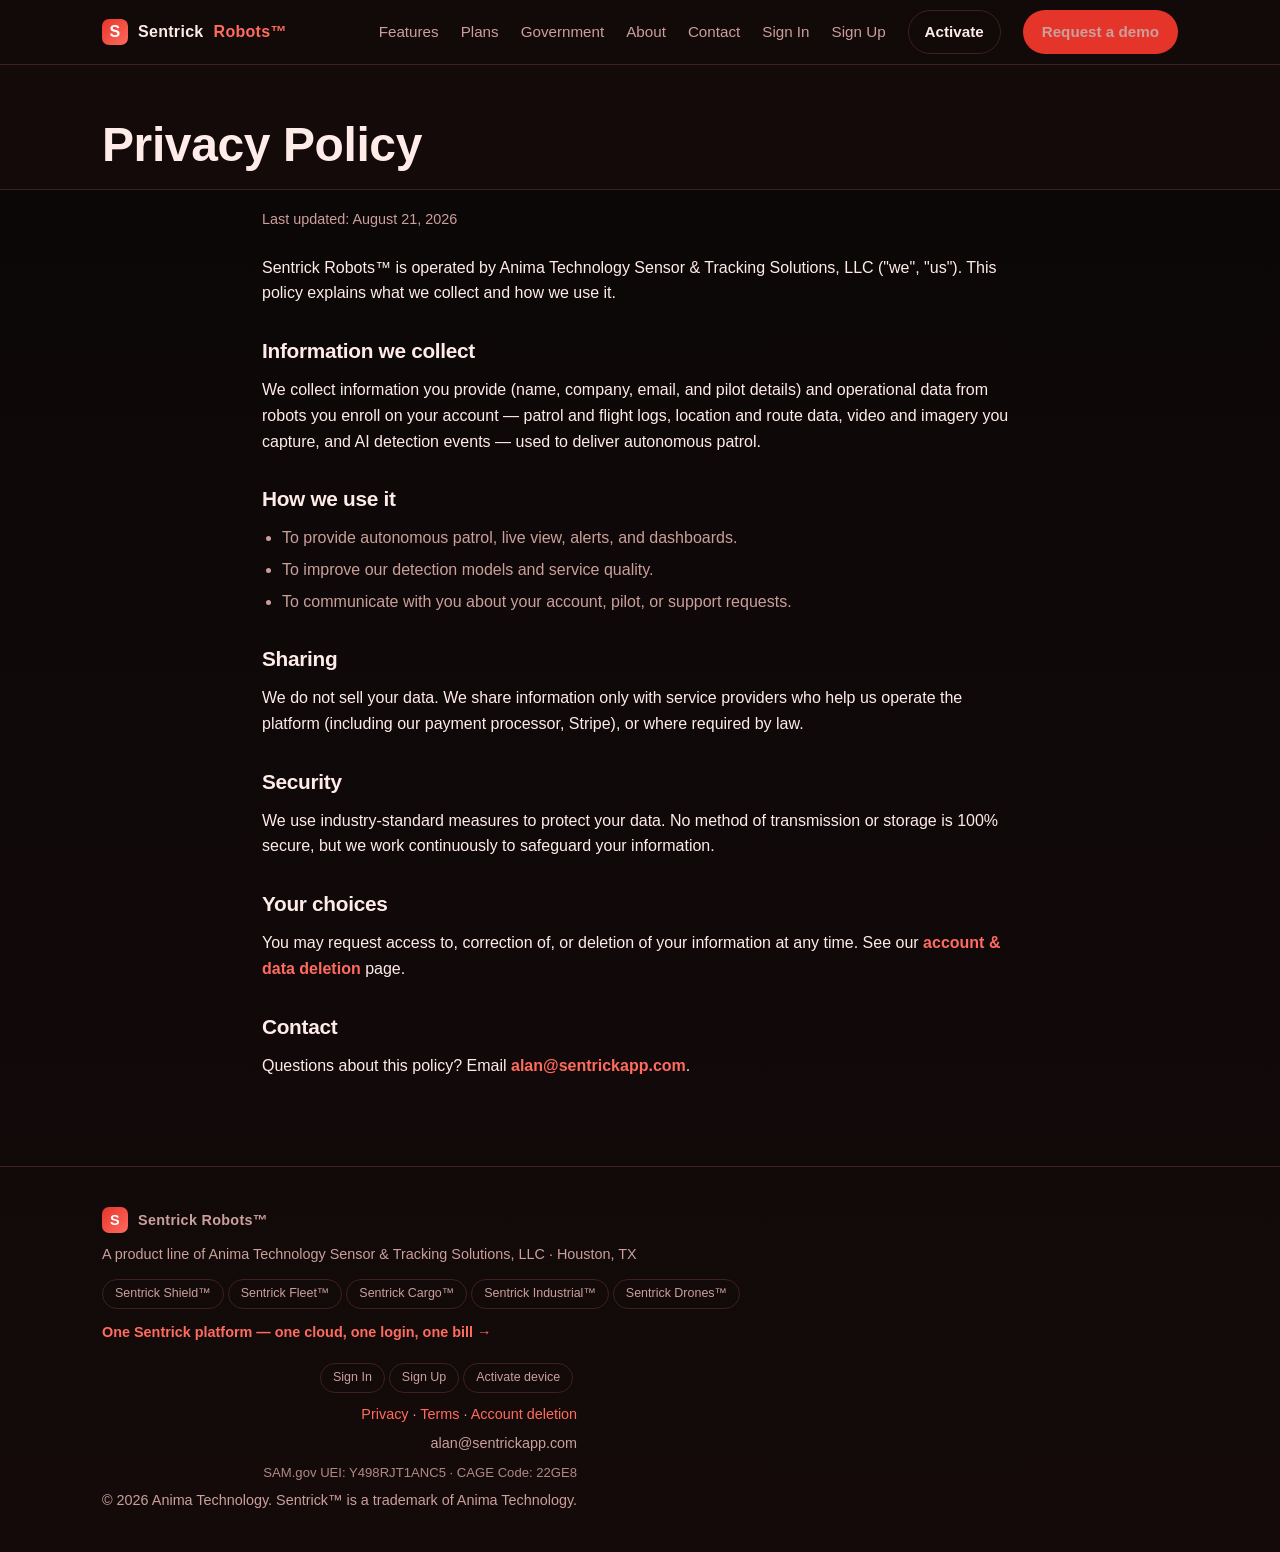
<file: privacy.html>
<!DOCTYPE html>
<html lang="en">
<head>
<meta charset="UTF-8" />
<meta name="viewport" content="width=device-width, initial-scale=1.0" />
<title>Privacy Policy — Sentrick Robots&trade;</title>
<meta name="description" content="The Sentrick Robots privacy policy — how Anima Technology collects, uses, and protects your data." />
<meta name="theme-color" content="#e5352b" />
<meta property="og:title" content="Privacy Policy — Sentrick Robots&trade;" />
<meta property="og:description" content="The Sentrick Robots privacy policy — how Anima Technology collects, uses, and protects your data." />
<meta property="og:type" content="website" />
<meta property="og:url" content="https://sentrickrobots.com/privacy.html" />
<meta property="og:site_name" content="Sentrick Robots" />
<link rel="canonical" href="https://sentrickrobots.com/privacy.html" />
<link rel="icon" type="image/svg+xml" href="favicon.svg" />
<link rel="stylesheet" href="styles.css" />
<!-- Google tag (gtag.js) --><script async src="https://www.googletagmanager.com/gtag/js?id=G-4F9FLSHFJG"></script><script>window.dataLayer=window.dataLayer||[];function gtag(){dataLayer.push(arguments);}gtag("js",new Date());gtag("config","G-4F9FLSHFJG");</script>
</head>
<body>
<nav>
  <div class="wrap">
    <a href="index.html" class="brand"><span class="dot">S</span> Sentrick <span style="color:var(--accent2)">Robots&trade;</span></a>
    <div class="navlinks">
      <a class="hide" href="features.html">Features</a>
      <a class="hide" href="pricing.html">Plans</a>
      <a class="hide" href="government.html">Government</a>
      <a class="hide" href="about.html">About</a>
      <a class="hide" href="contact.html">Contact</a>
      <a class="hide" href="https://sentrickapp.com/login">Sign In</a>
      <a class="hide" href="https://sentrickapp.com/login#signup">Sign Up</a>
      <a href="https://sentrickapp.com/activate" class="btn ghost" style="padding:9px 16px">Activate</a>
      <a href="contact.html" class="btn" style="padding:9px 18px">Request a demo</a>
    </div>
  </div>
</nav>
<div class="pagehead">
  <div class="wrap"><h1>Privacy Policy</h1></div>
</div>
<section style="padding-top:10px">
  <div class="prose">
    <p class="upd">Last updated: August 21, 2026</p>
    <p>Sentrick Robots&trade; is operated by Anima Technology Sensor &amp; Tracking Solutions, LLC ("we", "us"). This policy explains what we collect and how we use it.</p>
    <h2>Information we collect</h2>
    <p>We collect information you provide (name, company, email, and pilot details) and operational data from robots you enroll on your account — patrol and flight logs, location and route data, video and imagery you capture, and AI detection events — used to deliver autonomous patrol.</p>
    <h2>How we use it</h2>
    <ul>
      <li>To provide autonomous patrol, live view, alerts, and dashboards.</li>
      <li>To improve our detection models and service quality.</li>
      <li>To communicate with you about your account, pilot, or support requests.</li>
    </ul>
    <h2>Sharing</h2>
    <p>We do not sell your data. We share information only with service providers who help us operate the platform (including our payment processor, Stripe), or where required by law.</p>
    <h2>Security</h2>
    <p>We use industry-standard measures to protect your data. No method of transmission or storage is 100% secure, but we work continuously to safeguard your information.</p>
    <h2>Your choices</h2>
    <p>You may request access to, correction of, or deletion of your information at any time. See our <a href="account-deletion.html">account &amp; data deletion</a> page.</p>
    <h2>Contact</h2>
    <p>Questions about this policy? Email <a href="mailto:alan@sentrickapp.com">alan@sentrickapp.com</a>.</p>
  </div>
</section>
<footer>
  <div class="wrap foot">
    <div>
      <div class="brand" style="margin-bottom:10px"><span class="dot">S</span> Sentrick Robots&trade;</div>
      <div>A product line of Anima Technology Sensor &amp; Tracking Solutions, LLC · Houston, TX</div>
      <div style="margin-top:10px">
        <a class="pill" href="https://sentrickshield.com">Sentrick Shield&trade;</a><a class="pill" href="https://sentrickfleet.com">Sentrick Fleet&trade;</a><a class="pill" href="https://sentrickcargo.com">Sentrick Cargo&trade;</a><a class="pill" href="https://sentrickindustrial.com">Sentrick Industrial&trade;</a><a class="pill" href="https://sentrickdrones.com">Sentrick Drones&trade;</a>
        <div style="margin-top:12px"><a href="https://sentrickapp.com" style="color:var(--accent2);font-weight:600">One Sentrick platform — one cloud, one login, one bill &rarr;</a></div>
      </div>
    </div>
    <div style="text-align:right">
      <div style="margin-bottom:10px"><a class="pill" href="https://sentrickapp.com/login">Sign In</a><a class="pill" href="https://sentrickapp.com/login#signup">Sign Up</a><a class="pill" href="https://sentrickapp.com/activate">Activate device</a></div>
      <div style="margin-bottom:6px"><a href="privacy.html" style="color:var(--accent2)">Privacy</a> · <a href="terms.html" style="color:var(--accent2)">Terms</a> · <a href="account-deletion.html" style="color:var(--accent2)">Account deletion</a></div>
      <div>alan@sentrickapp.com</div>
      <div style="margin-top:6px;font-size:.82rem;opacity:.85">SAM.gov UEI: Y498RJT1ANC5 · CAGE Code: 22GE8</div>
      <div style="margin-top:6px">© <span data-year>2026</span> Anima Technology. Sentrick&trade; is a trademark of Anima Technology.</div>
    </div>
  </div>
</footer>

<script src="https://sentrickapp.com/cart.js" defer></script>
<script src="site.js"></script>
</body>
</html>
</file>
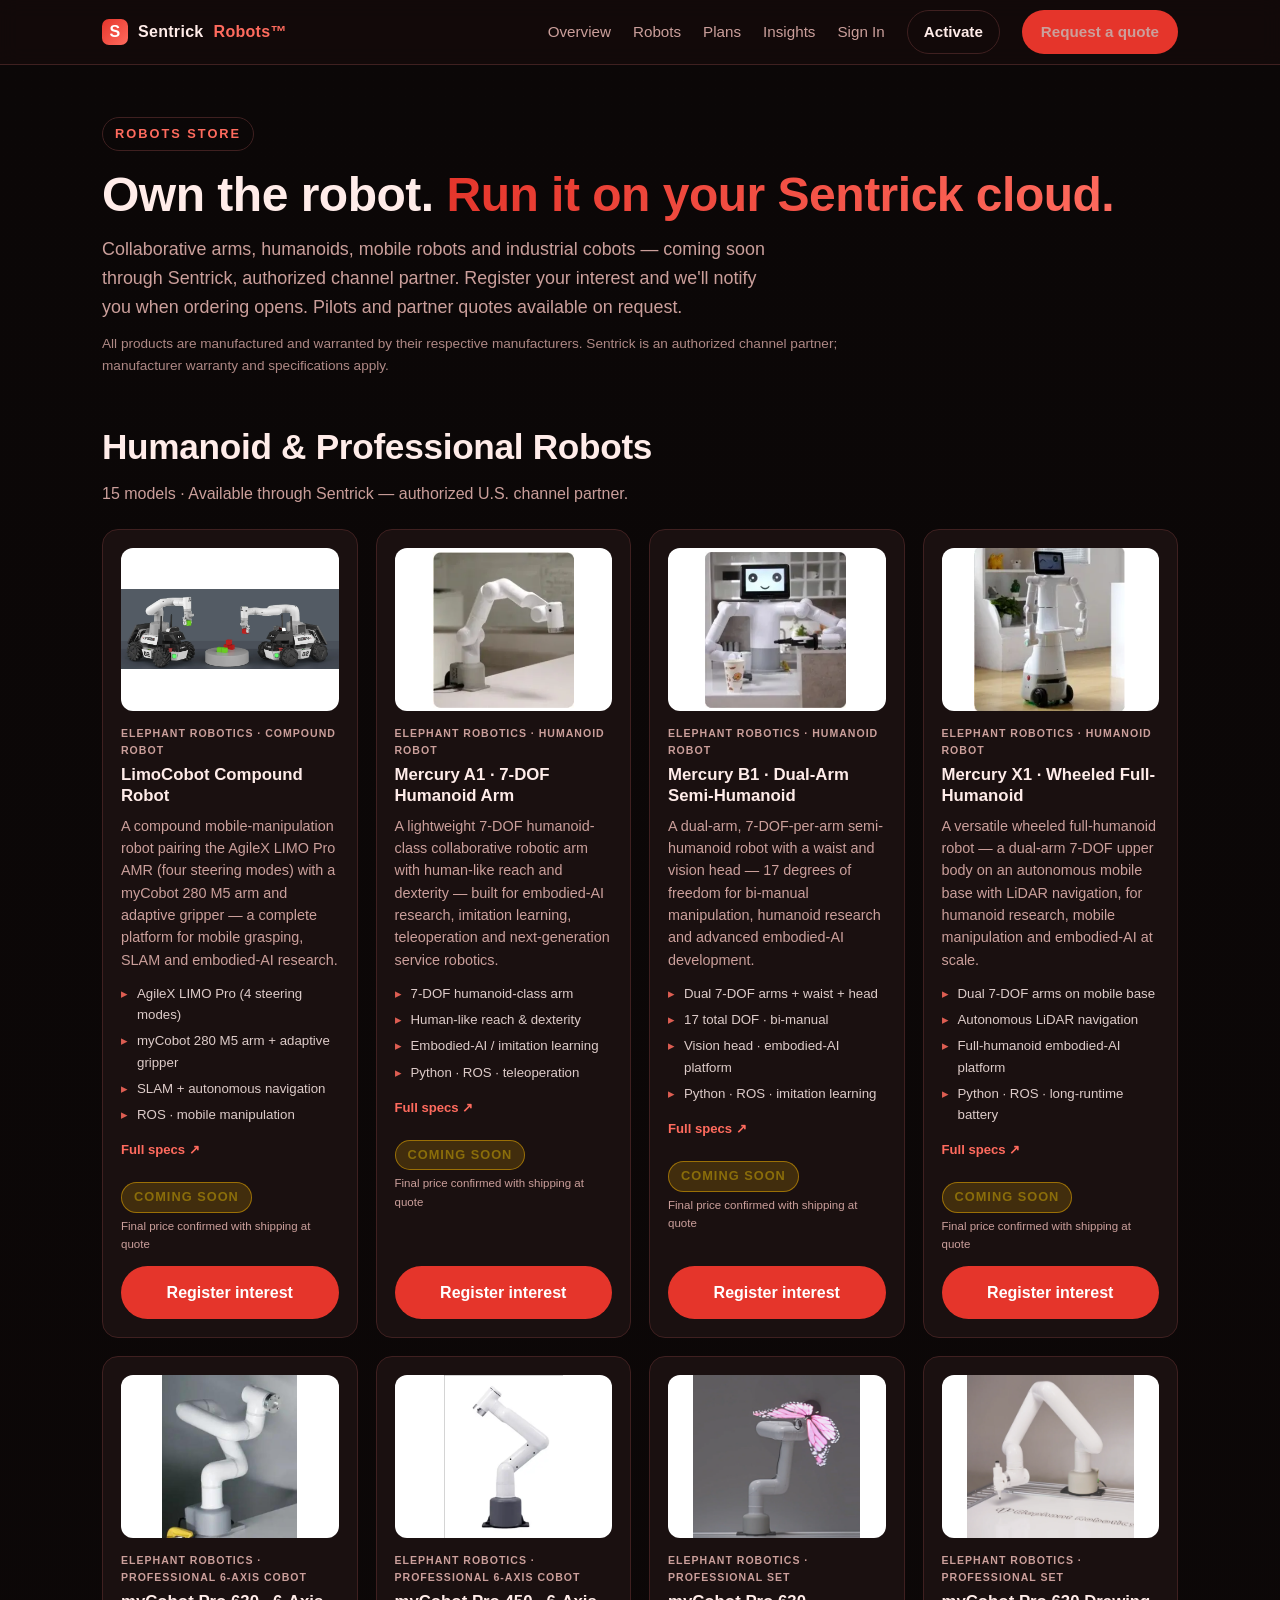
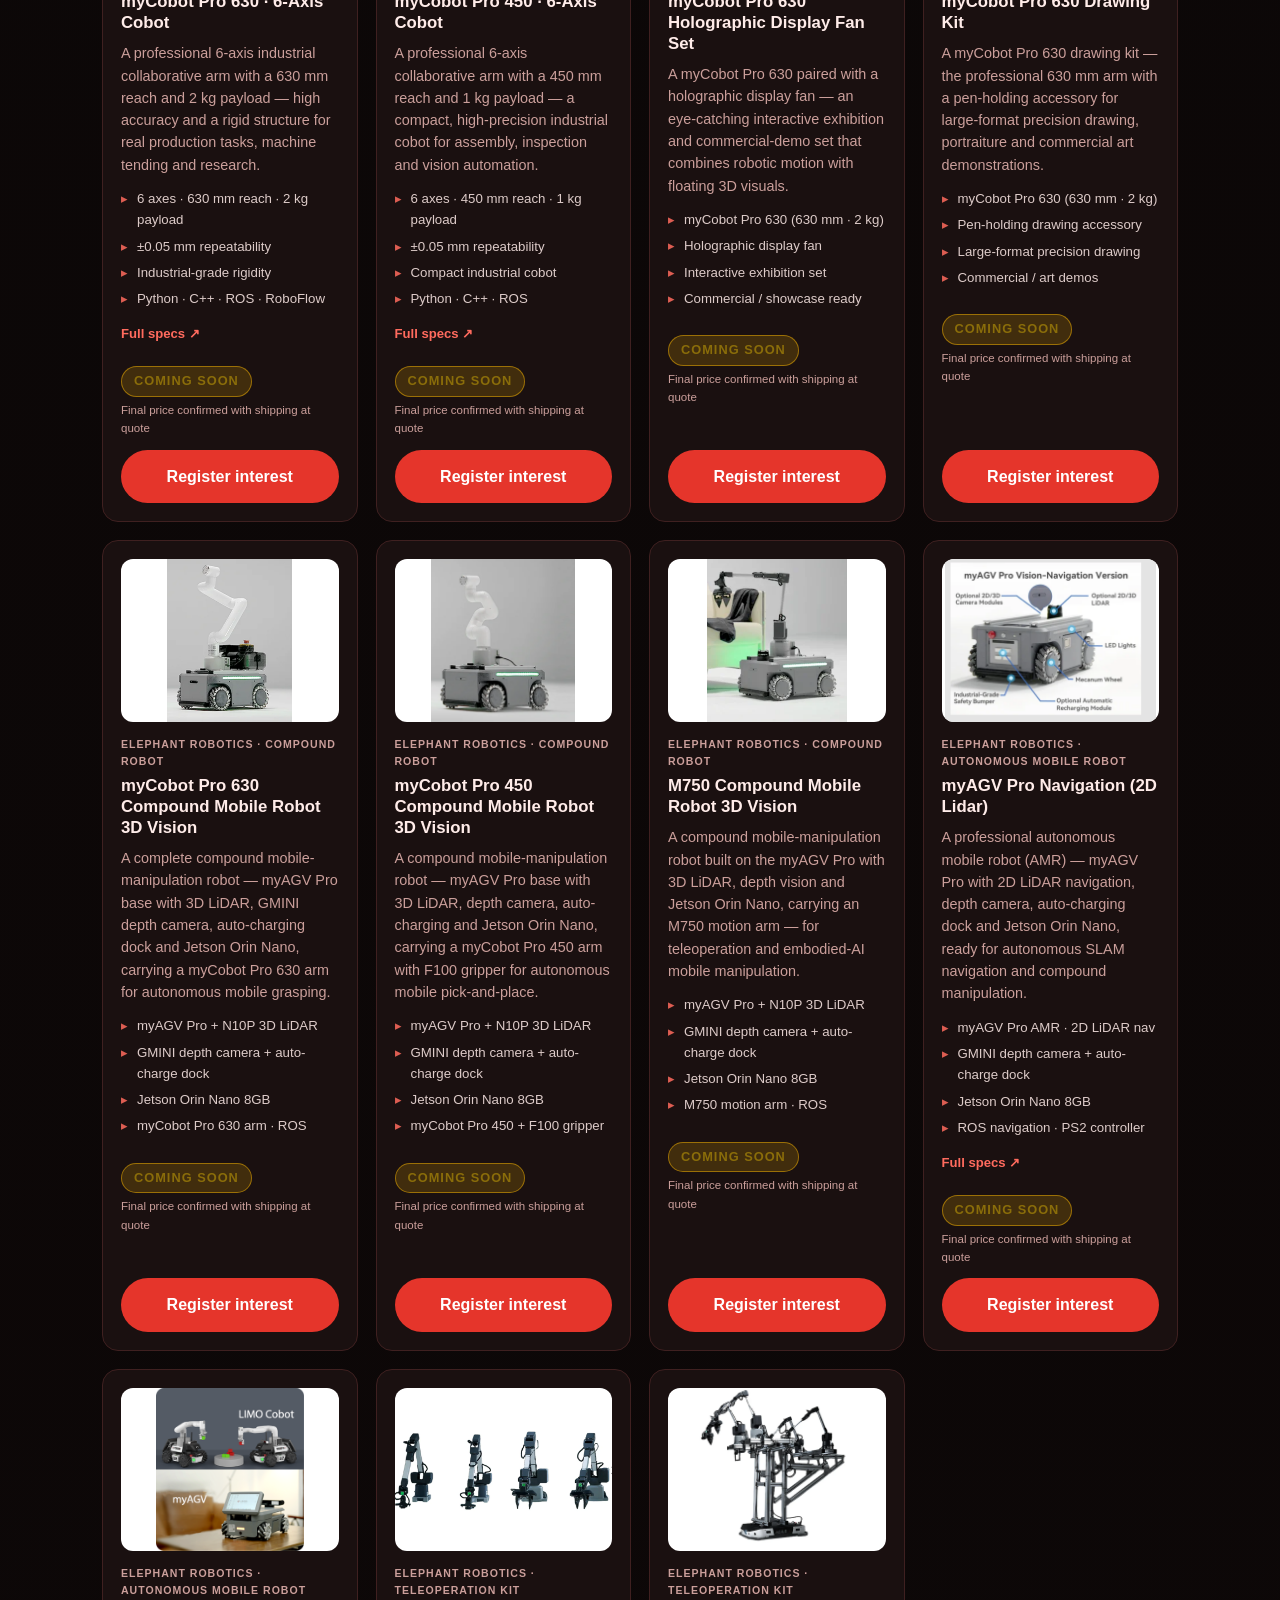
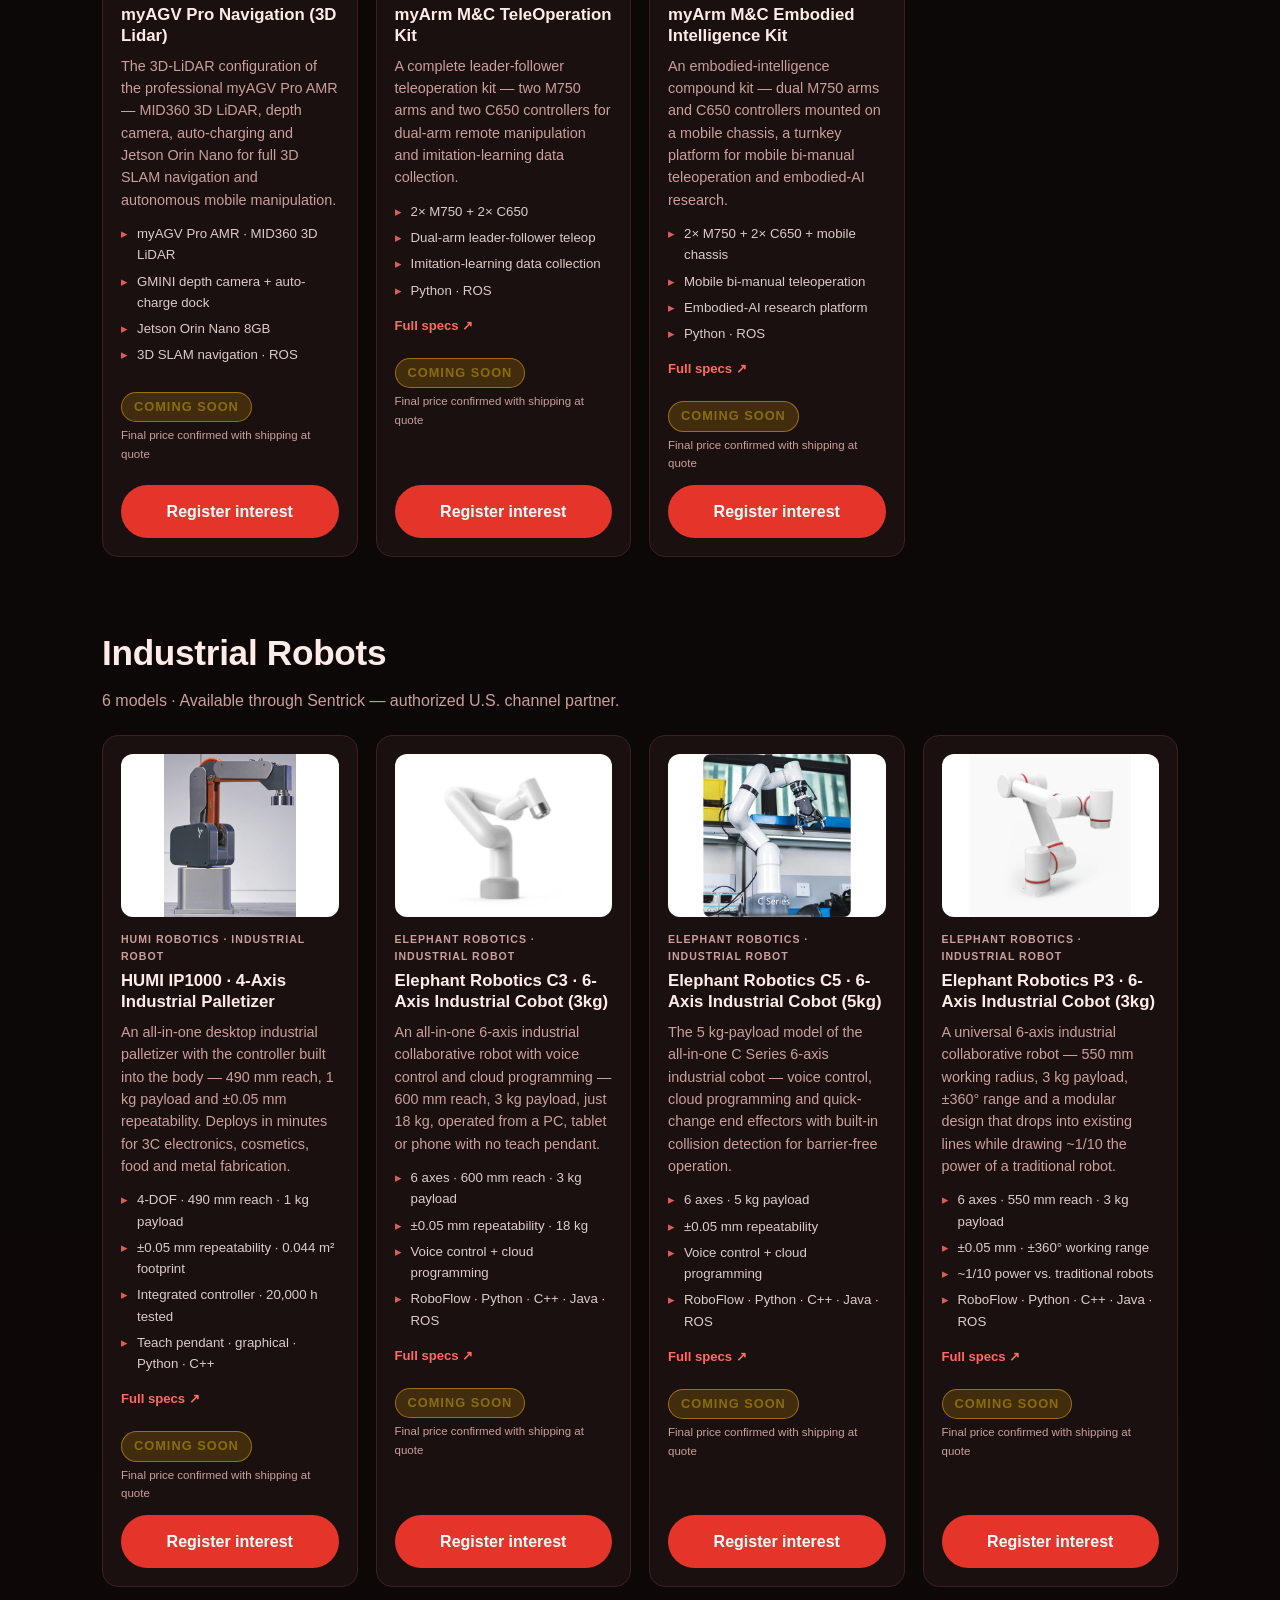
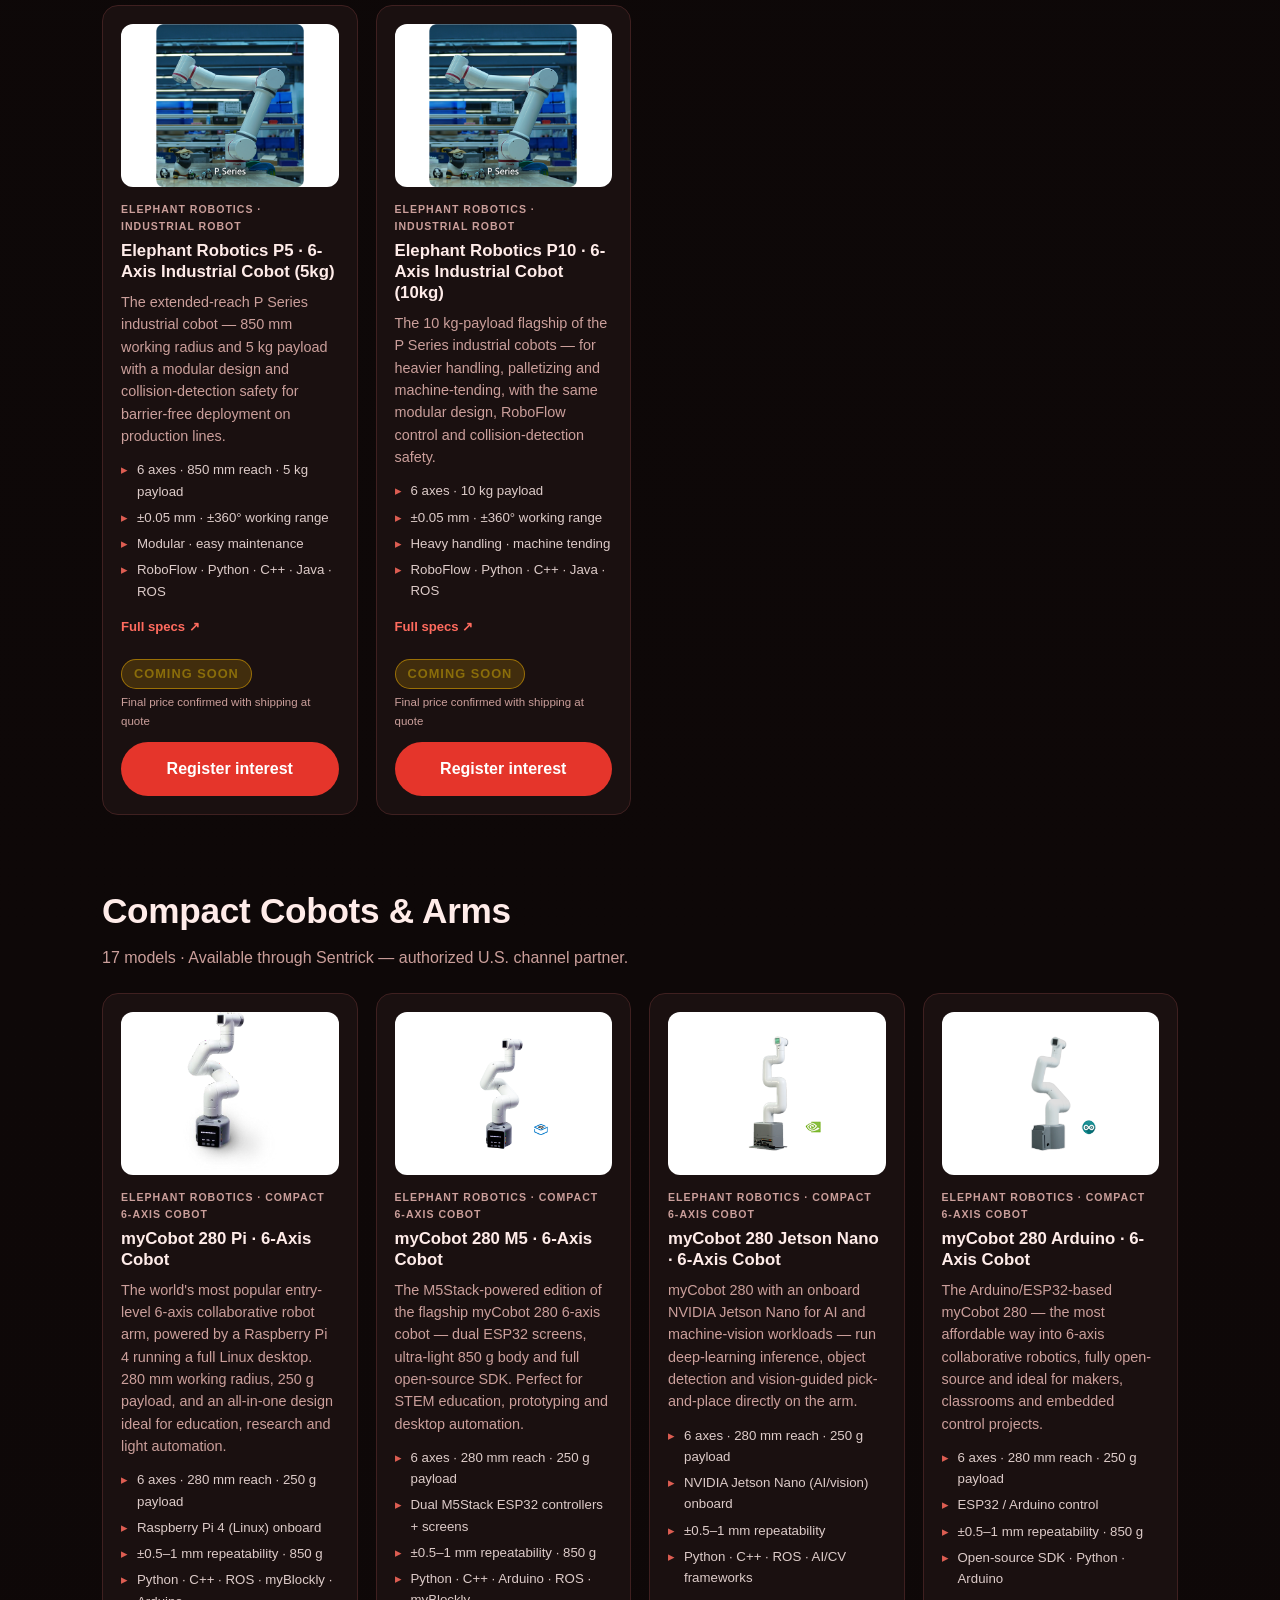
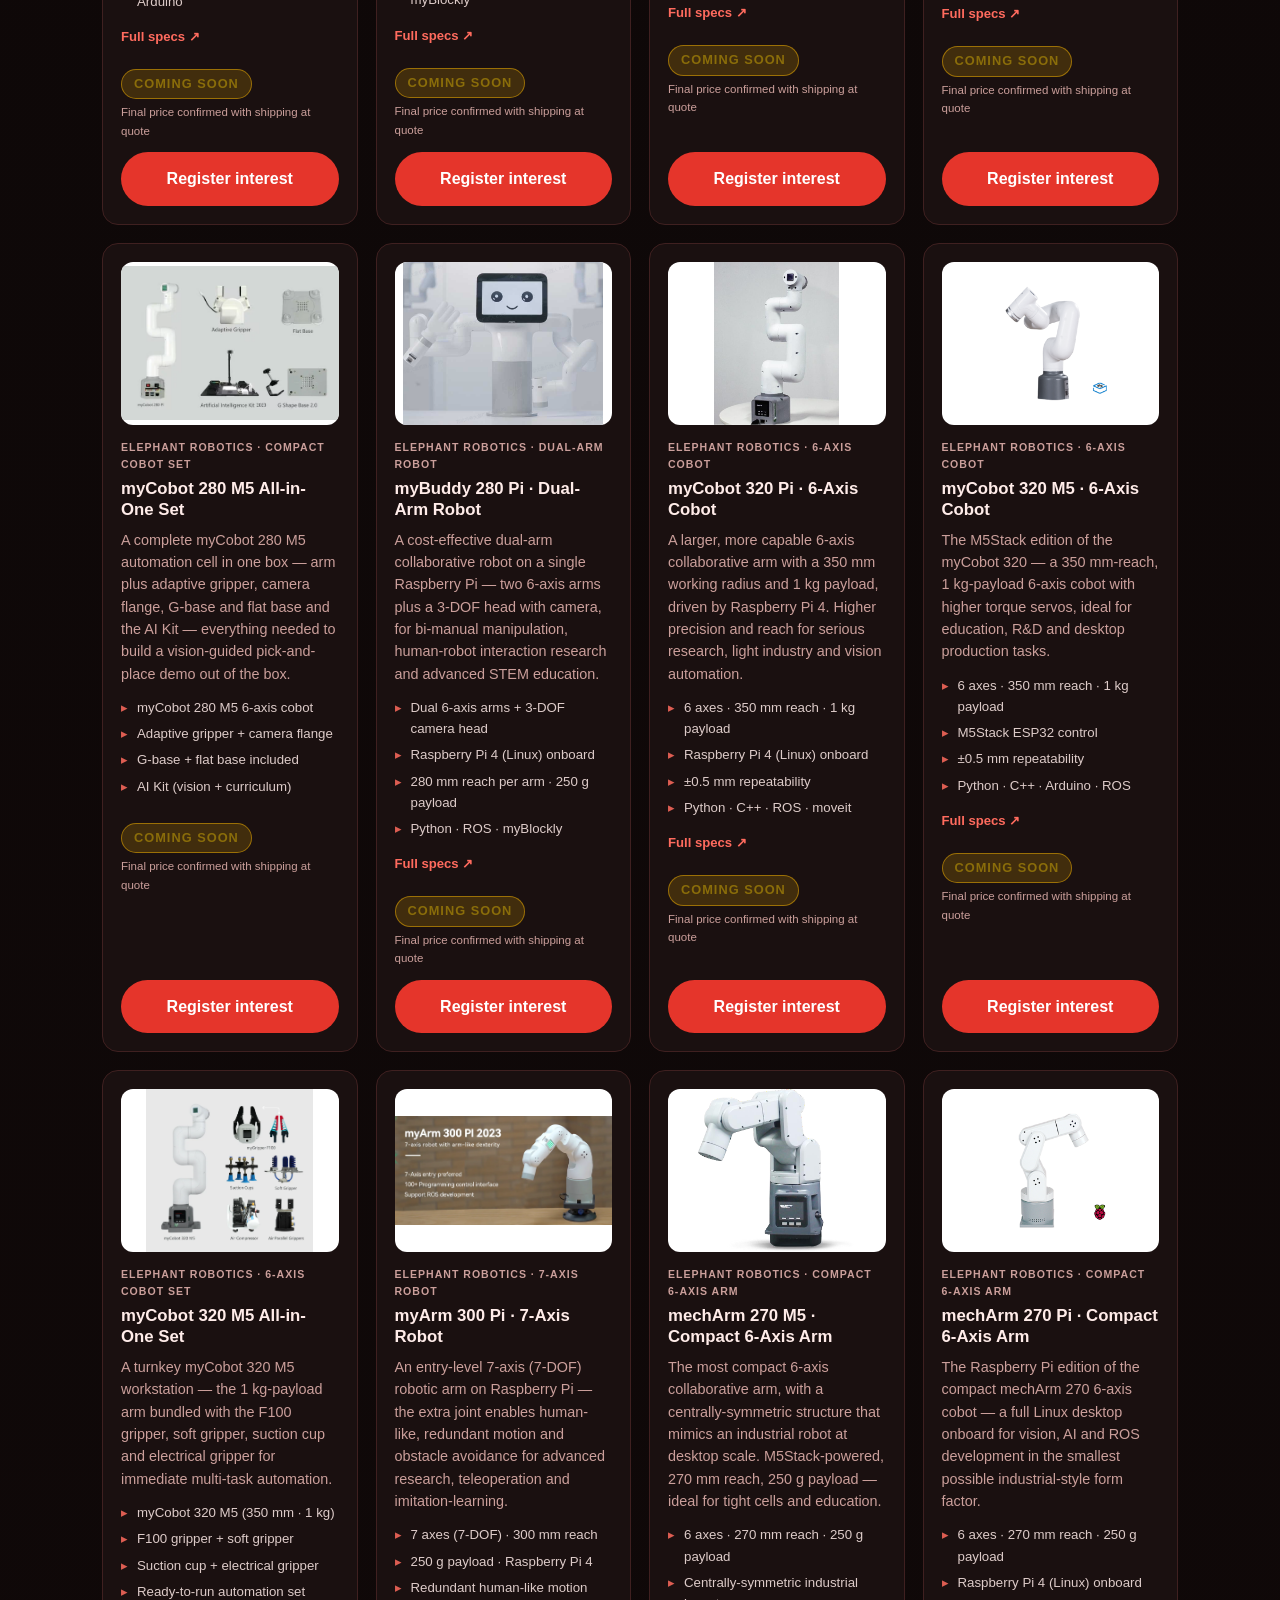
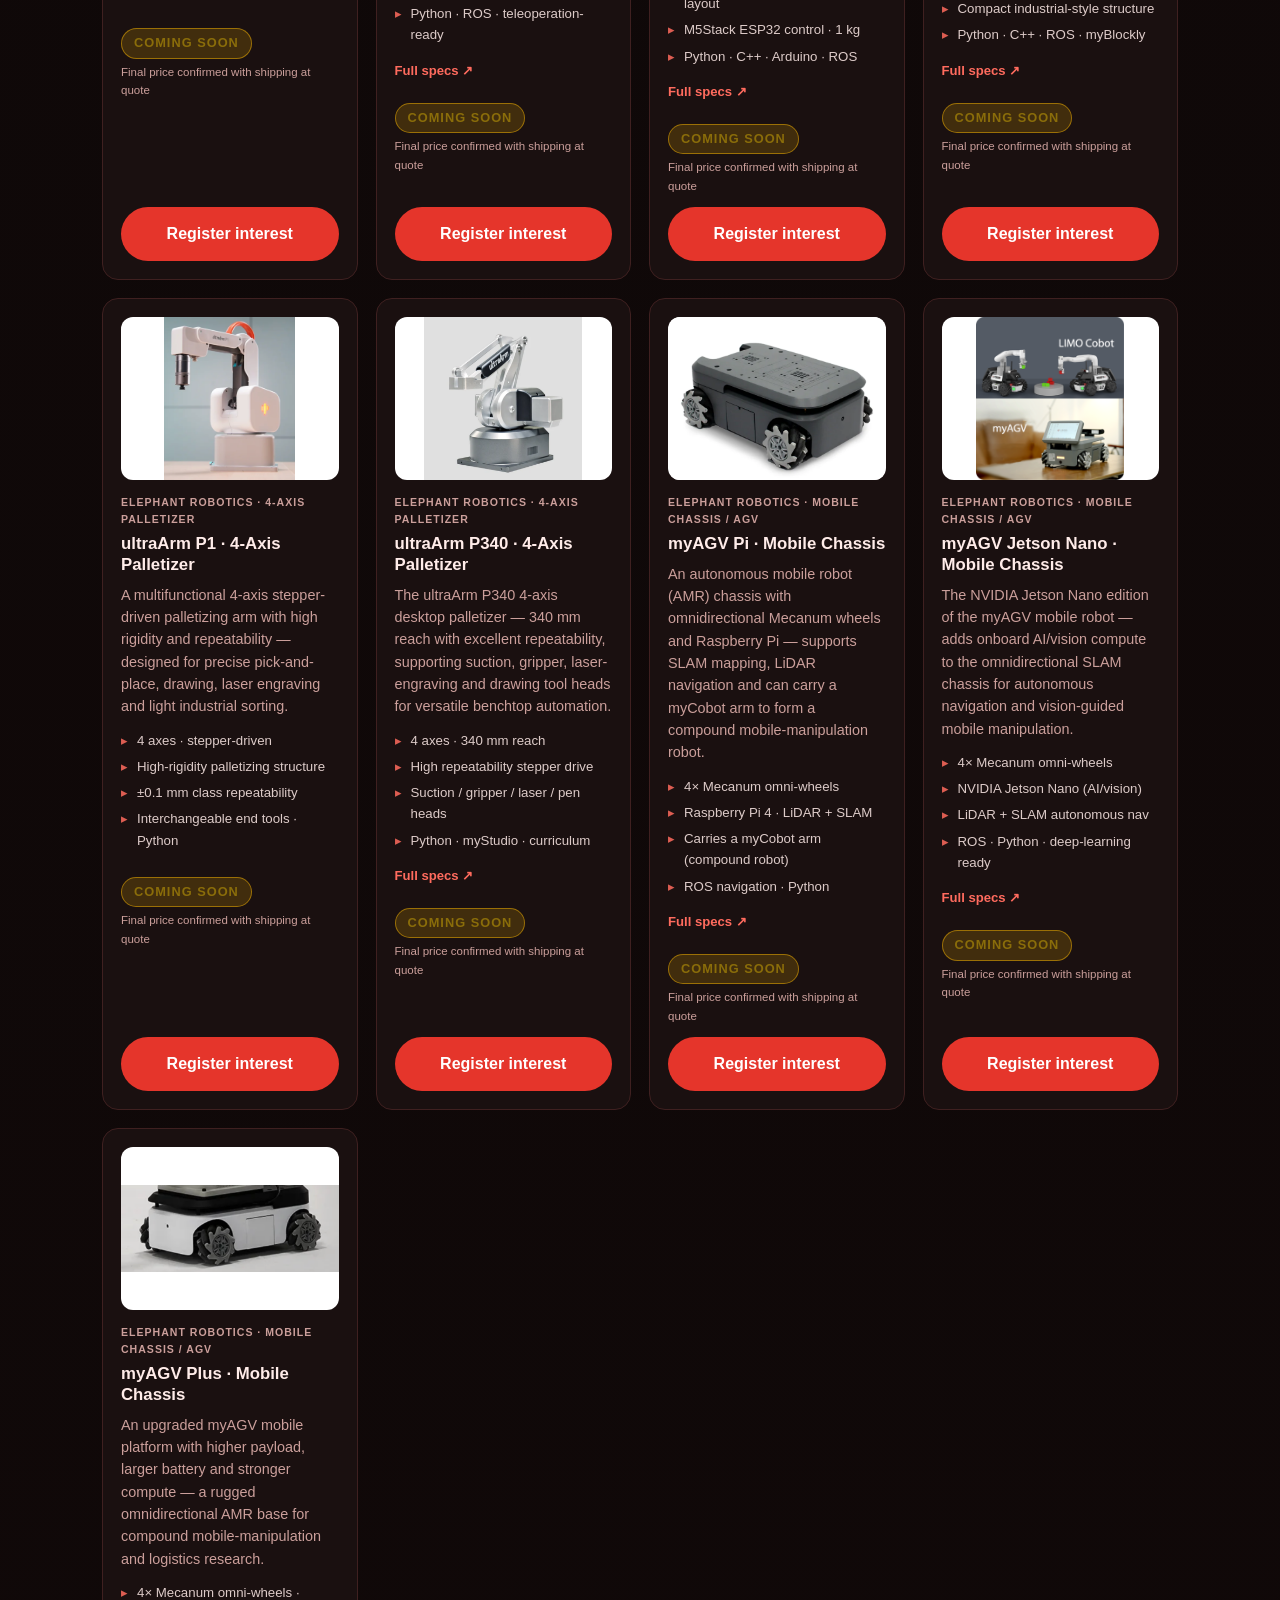
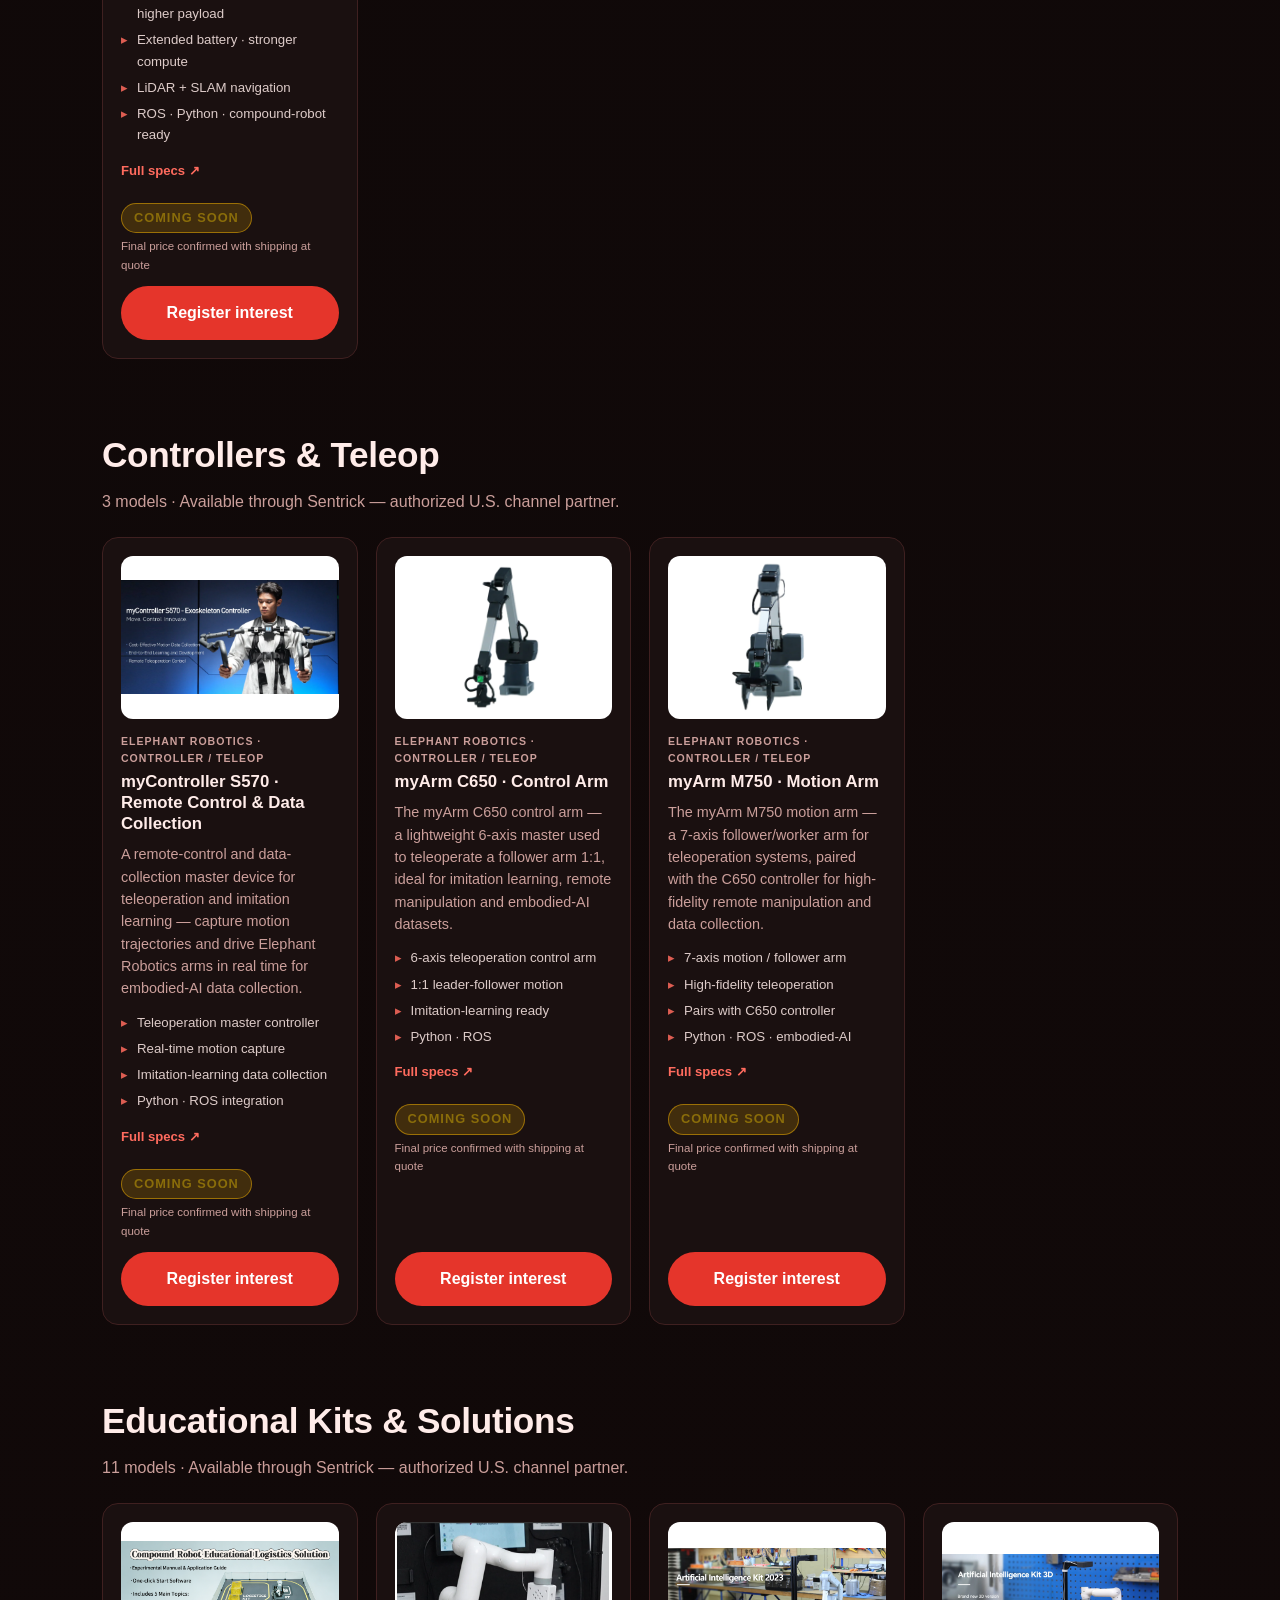
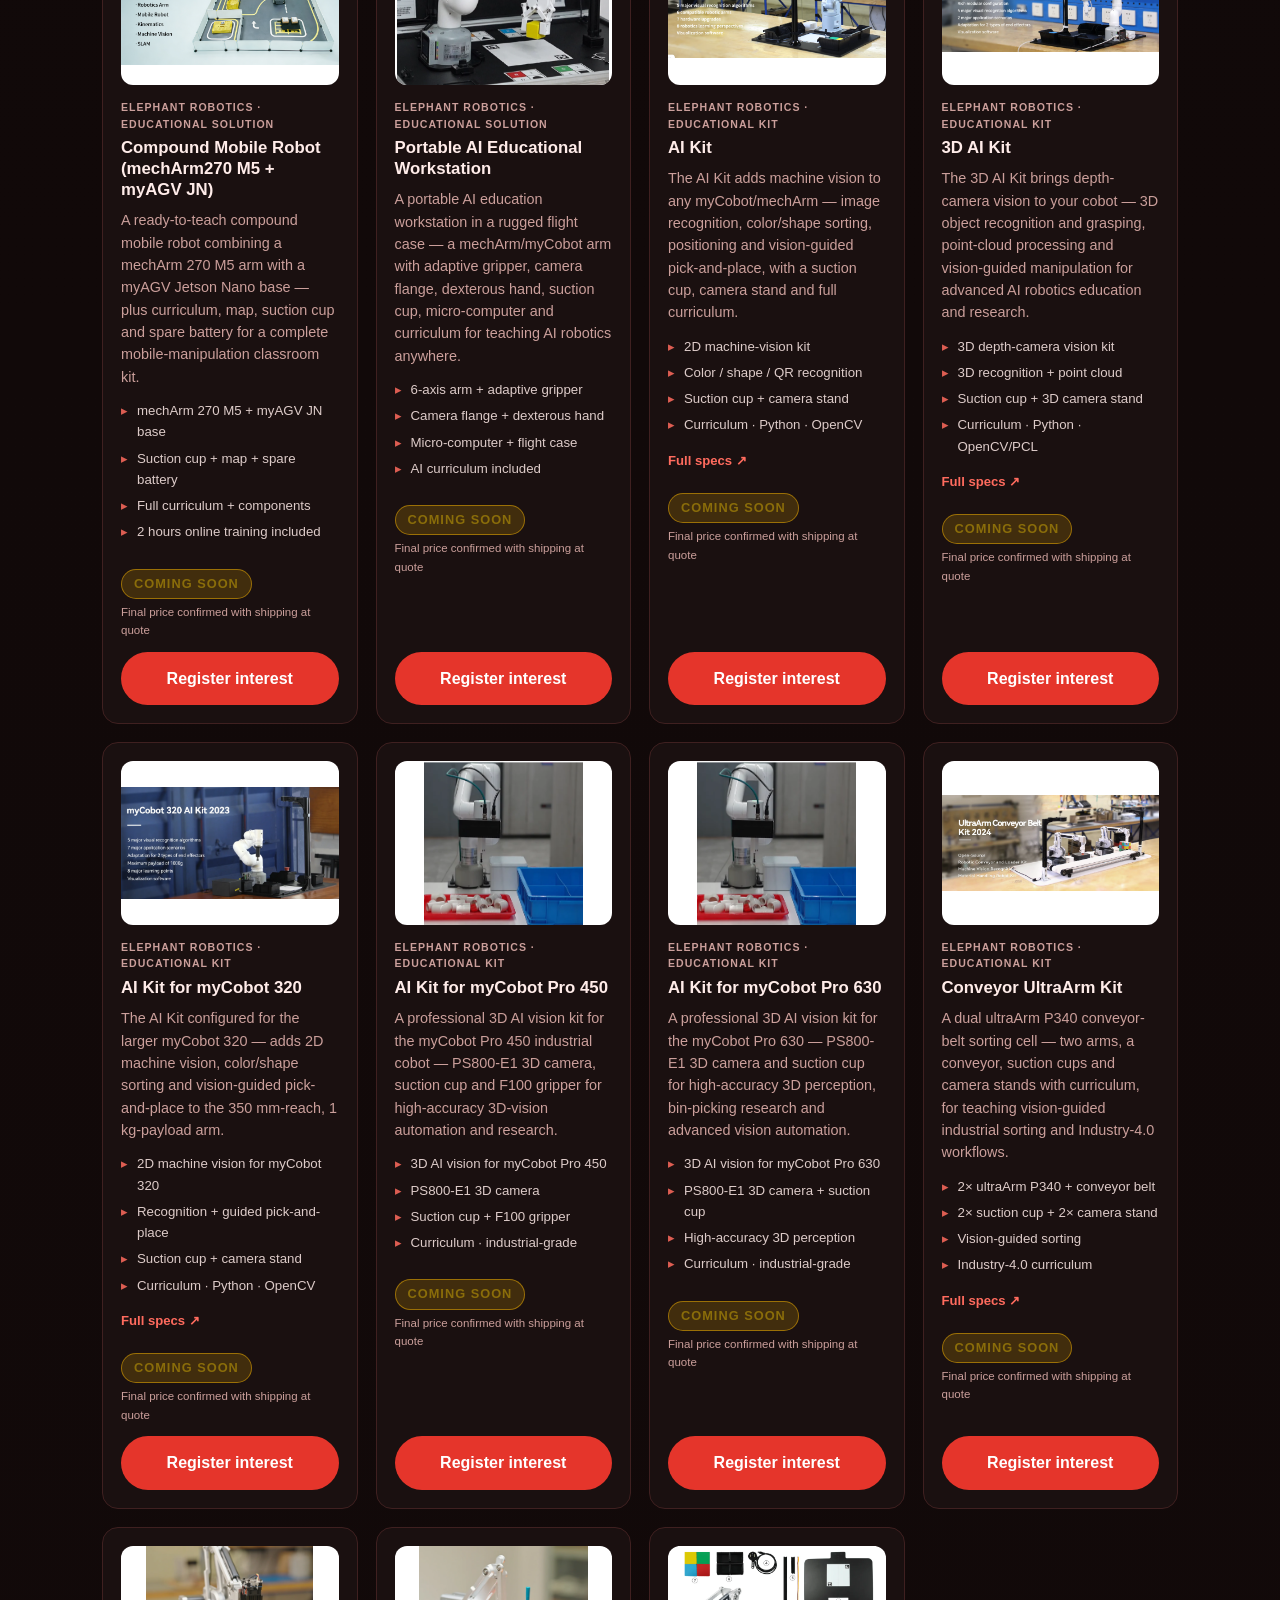
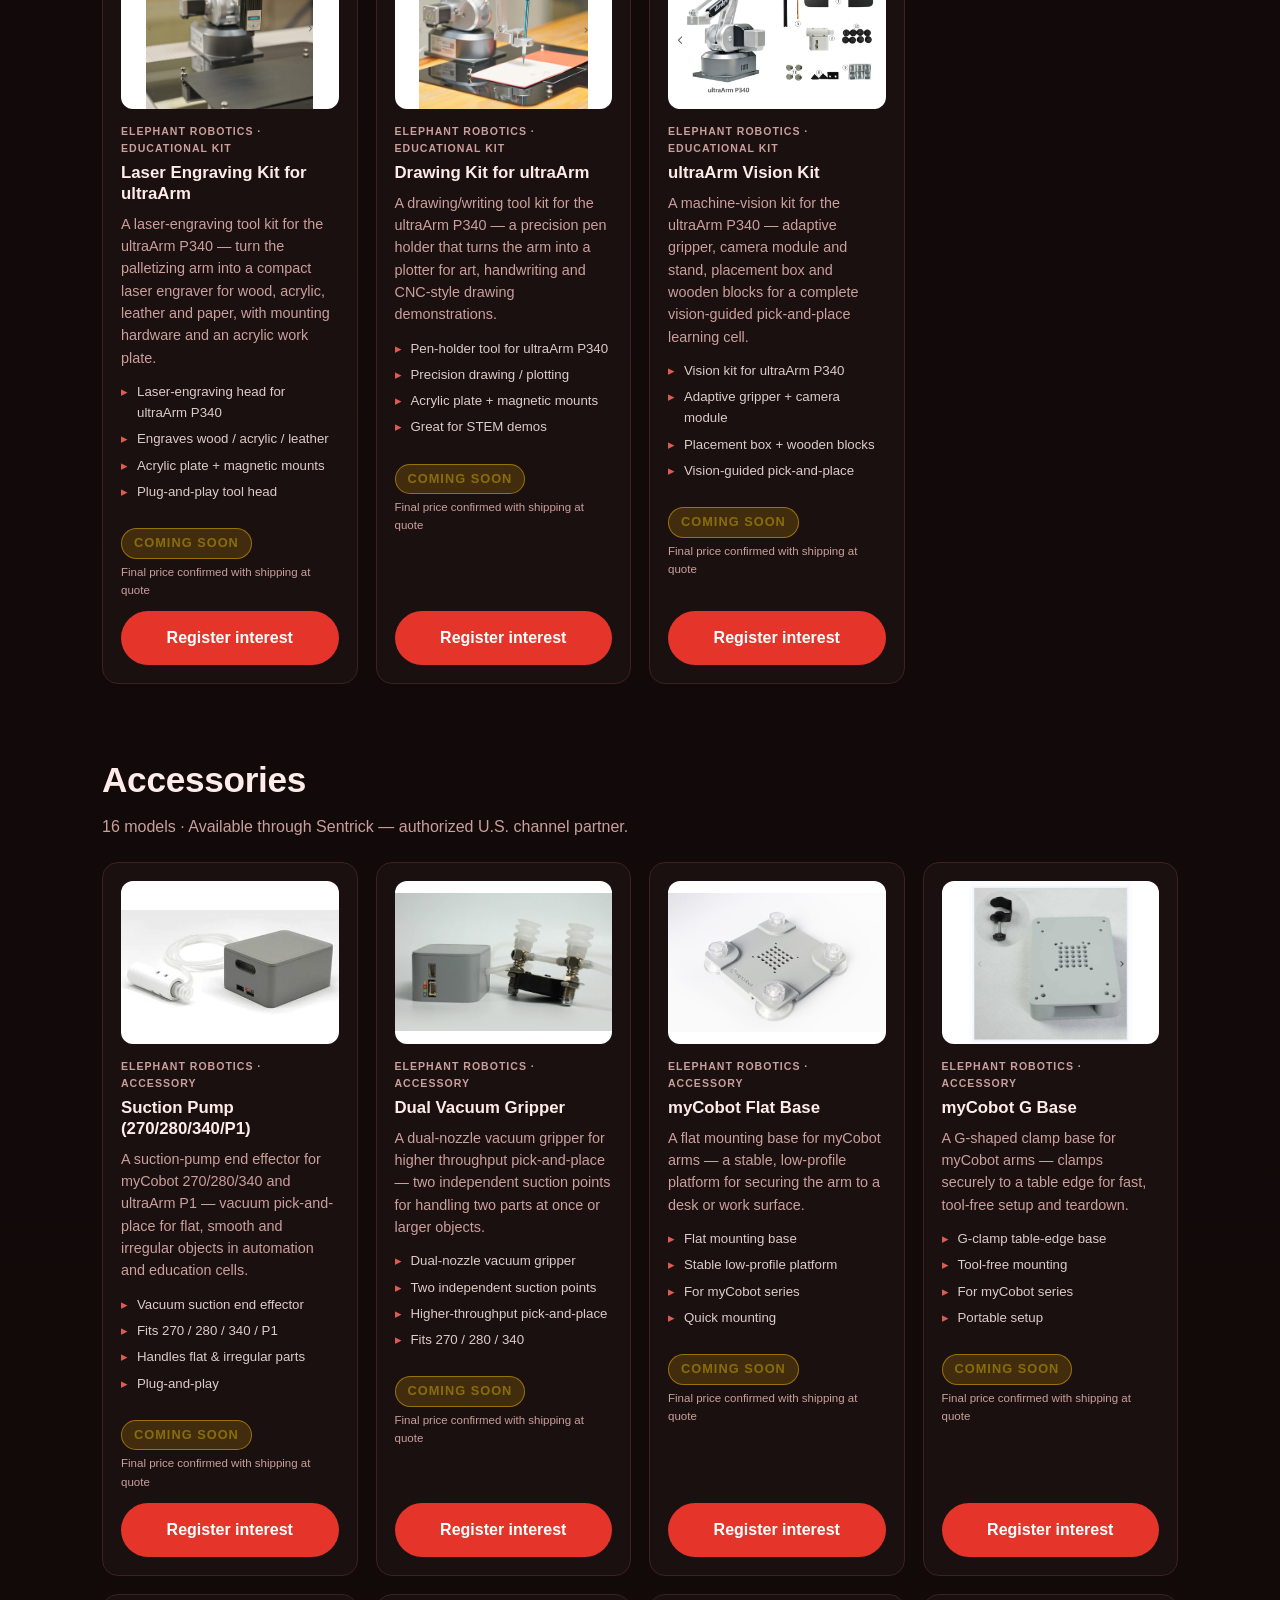
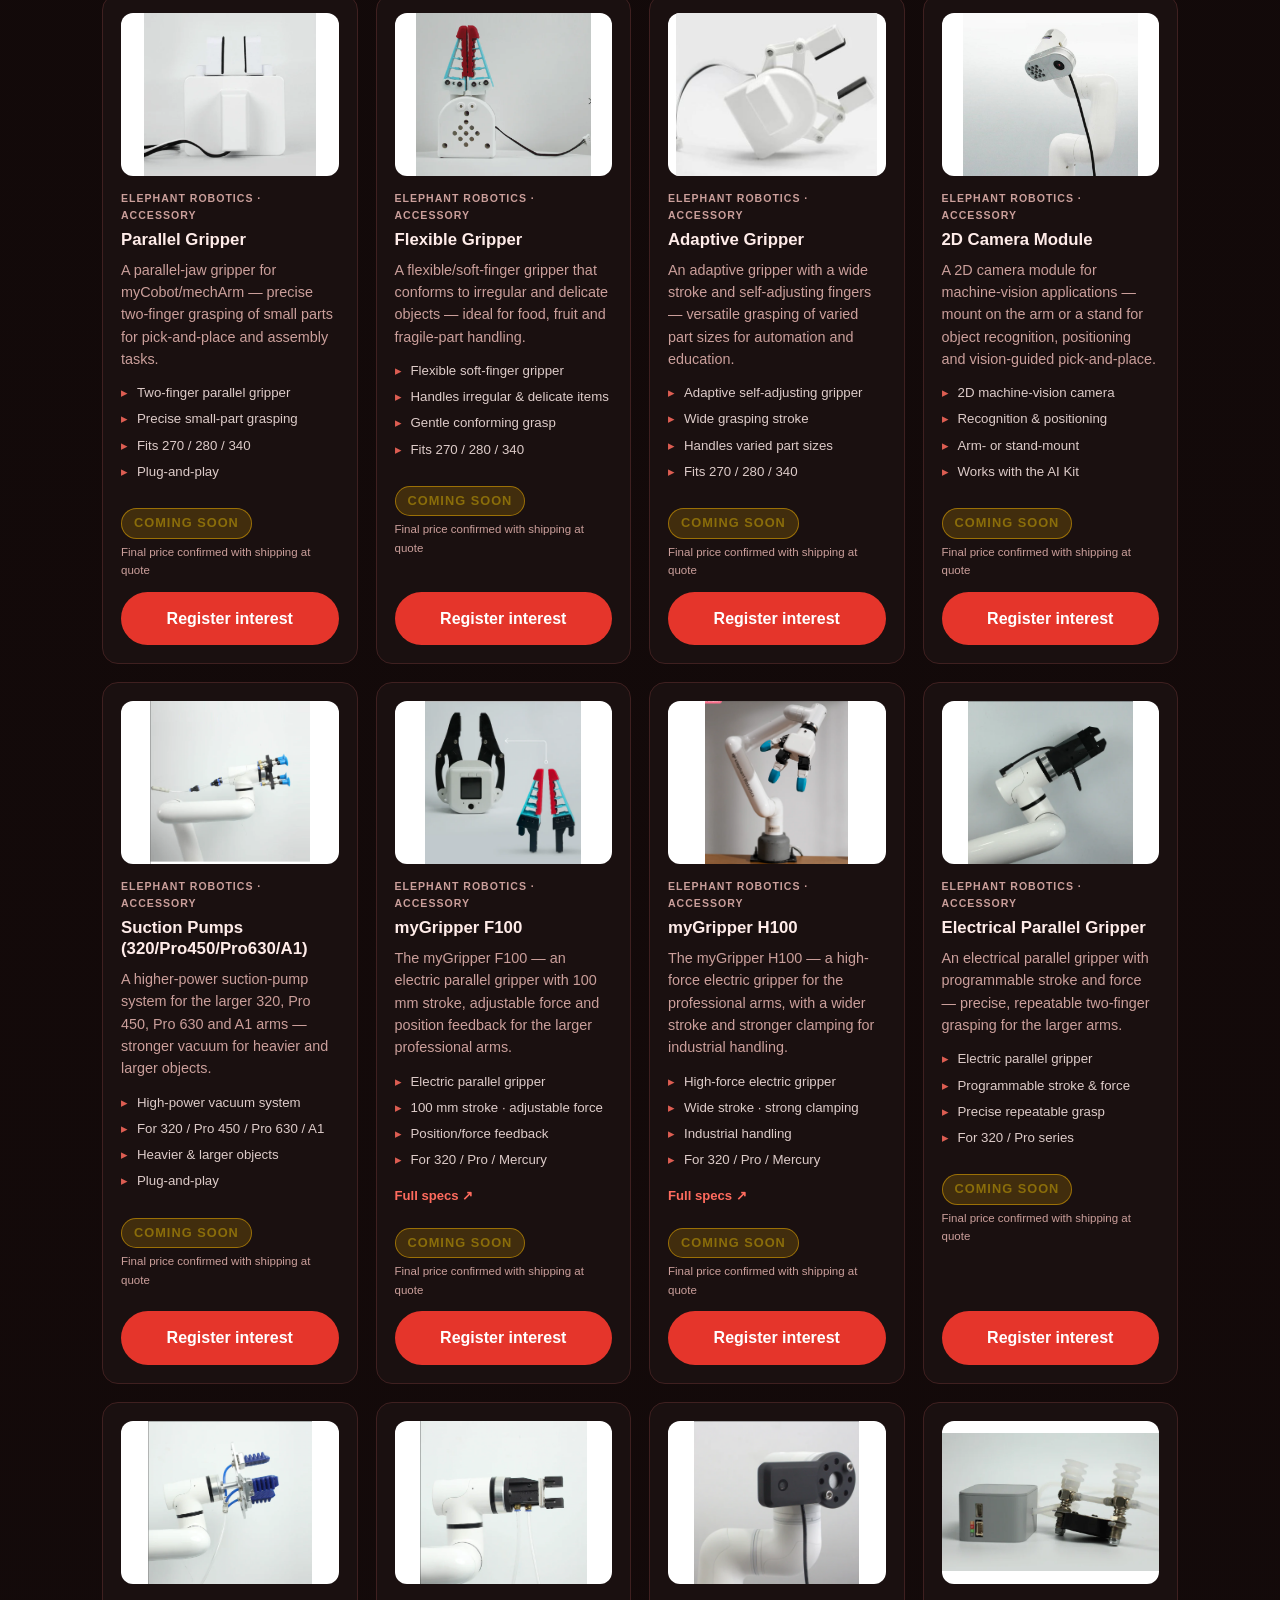
<file: products.html>
<!DOCTYPE html>
<html lang="en">
<head>
<!-- Google tag (gtag.js) -->
<script async src="https://www.googletagmanager.com/gtag/js?id=G-4F9FLSHFJG"></script>
<script>
  window.dataLayer = window.dataLayer || [];
  function gtag(){dataLayer.push(arguments);}
  gtag('js', new Date());
  gtag('config', 'G-4F9FLSHFJG');
</script>

<meta charset="UTF-8" />
<meta name="viewport" content="width=device-width, initial-scale=1.0" />
<title>Robots &amp; Cobots — Sentrick Robots™ Store</title>
<meta name="description" content="Commercial robots, collaborative arms, humanoids and industrial cobots — coming soon through Sentrick. Register your interest; U.S. support." />
<link rel="canonical" href="https://sentrickrobots.com/products" />
<link rel="icon" type="image/svg+xml" href="favicon.svg" />
<link rel="stylesheet" href="styles.css">
</head>
<body>
<nav>
  <div class="wrap">
    <a href="index.html" class="brand"><span class="dot">S</span> Sentrick <span style="color:var(--accent2)">Robots™</span></a>
    <div class="navlinks">
      <a href="index.html#what">Overview</a>
      <a href="products.html">Robots</a>
      <a href="index.html#pricing">Plans</a>
      <a href="blog.html">Insights</a>
      <a href="https://sentrickapp.com/login">Sign In</a>
      <a href="https://sentrickapp.com/activate" class="btn ghost" style="padding:9px 16px">Activate</a>
      <a href="#quote" class="btn" style="padding:9px 18px">Request a quote</a>
    </div>
  </div>
</nav>
<section style="padding:52px 0 8px">
  <div class="wrap">
    <div style="display:inline-block;color:var(--accent2);font-weight:700;font-size:.8rem;letter-spacing:2px;text-transform:uppercase;border:1px solid var(--line);padding:6px 12px;border-radius:999px;margin-bottom:18px">Robots Store</div>
    <h1 style="font-size:clamp(2rem,4.5vw,3rem);margin-bottom:14px">Own the robot. <span style="background:linear-gradient(120deg,var(--accent),var(--accent2));-webkit-background-clip:text;background-clip:text;color:transparent">Run it on your Sentrick cloud.</span></h1>
    <p style="color:var(--muted);font-size:1.12rem;max-width:680px">Collaborative arms, humanoids, mobile robots and industrial cobots — coming soon through Sentrick, authorized channel partner. Register your interest and we'll notify you when ordering opens. Pilots and partner quotes available on request.</p>
    <p style="color:var(--muted);font-size:.85rem;max-width:780px;margin-top:12px;opacity:.85">All products are manufactured and warranted by their respective manufacturers. Sentrick is an authorized channel partner; manufacturer warranty and specifications apply.</p>
  </div>
</section>
<section style="padding:34px 0"><div class="wrap">
   <h2 style="margin-bottom:6px">Humanoid &amp; Professional Robots</h2>
   <p class="sub" style="margin-bottom:22px">15 models · Available through Sentrick — authorized U.S. channel partner.</p>
   <div class="grid g4"><div class="card" id="ER-LIMOCOBOT" style="display:flex;flex-direction:column;padding:18px;scroll-margin-top:80px">
   <div style="aspect-ratio:4/3;background:#fff;border-radius:12px;overflow:hidden;margin-bottom:14px;display:flex;align-items:center;justify-content:center"><img src="img/ER-LIMOCOBOT.png" alt="LimoCobot Compound Robot" loading="lazy" style="width:100%;height:100%;object-fit:contain"></div>
   <div style="font-size:.66rem;font-weight:700;letter-spacing:1px;text-transform:uppercase;color:var(--muted);margin-bottom:6px">Elephant Robotics · Compound Robot</div>
   <h3 style="font-size:1.05rem;margin-bottom:8px;line-height:1.25">LimoCobot Compound Robot</h3>
   <p style="color:var(--muted);font-size:.9rem;line-height:1.55;margin:0 0 12px">A compound mobile-manipulation robot pairing the AgileX LIMO Pro AMR (four steering modes) with a myCobot 280 M5 arm and adaptive gripper — a complete platform for mobile grasping, SLAM and embodied-AI research.</p>
   <ul style="list-style:none;margin:0 0 14px;padding:0;display:flex;flex-direction:column;gap:5px"><li style="font-size:.83rem;color:var(--ink);opacity:.85;padding-left:16px;position:relative"><span style="position:absolute;left:0;color:var(--accent2)">▸</span>AgileX LIMO Pro (4 steering modes)</li><li style="font-size:.83rem;color:var(--ink);opacity:.85;padding-left:16px;position:relative"><span style="position:absolute;left:0;color:var(--accent2)">▸</span>myCobot 280 M5 arm + adaptive gripper</li><li style="font-size:.83rem;color:var(--ink);opacity:.85;padding-left:16px;position:relative"><span style="position:absolute;left:0;color:var(--accent2)">▸</span>SLAM + autonomous navigation</li><li style="font-size:.83rem;color:var(--ink);opacity:.85;padding-left:16px;position:relative"><span style="position:absolute;left:0;color:var(--accent2)">▸</span>ROS · mobile manipulation</li></ul>
   <a href="https://www.elephantrobotics.com/en/limo-cobot-en/" target="_blank" rel="noopener" style="color:var(--accent2);font-size:.82rem;font-weight:600;margin-bottom:10px;display:inline-block">Full specs ↗</a>
   <div style="font-weight:800;font-size:1.4rem;margin:6px 0 4px"><span style="display:inline-block;font-size:.8rem;font-weight:800;letter-spacing:1px;text-transform:uppercase;color:#8a6d0a;background:rgba(245,179,1,.18);border:1px solid rgba(245,179,1,.5);border-radius:999px;padding:4px 12px">Coming Soon</span></div>
   <div style="font-size:.72rem;color:var(--muted);margin:0 0 12px">Final price confirmed with shipping at quote</div>
   <a class="btn" style="width:100%;margin-top:auto;text-align:center" href="#quote">Register interest</a>
 </div><div class="card" id="ER-MERCURY-A1" style="display:flex;flex-direction:column;padding:18px;scroll-margin-top:80px">
   <div style="aspect-ratio:4/3;background:#fff;border-radius:12px;overflow:hidden;margin-bottom:14px;display:flex;align-items:center;justify-content:center"><img src="img/ER-MERCURY-A1.png" alt="Mercury A1 · 7-DOF Humanoid Arm" loading="lazy" style="width:100%;height:100%;object-fit:contain"></div>
   <div style="font-size:.66rem;font-weight:700;letter-spacing:1px;text-transform:uppercase;color:var(--muted);margin-bottom:6px">Elephant Robotics · Humanoid Robot</div>
   <h3 style="font-size:1.05rem;margin-bottom:8px;line-height:1.25">Mercury A1 · 7-DOF Humanoid Arm</h3>
   <p style="color:var(--muted);font-size:.9rem;line-height:1.55;margin:0 0 12px">A lightweight 7-DOF humanoid-class collaborative robotic arm with human-like reach and dexterity — built for embodied-AI research, imitation learning, teleoperation and next-generation service robotics.</p>
   <ul style="list-style:none;margin:0 0 14px;padding:0;display:flex;flex-direction:column;gap:5px"><li style="font-size:.83rem;color:var(--ink);opacity:.85;padding-left:16px;position:relative"><span style="position:absolute;left:0;color:var(--accent2)">▸</span>7-DOF humanoid-class arm</li><li style="font-size:.83rem;color:var(--ink);opacity:.85;padding-left:16px;position:relative"><span style="position:absolute;left:0;color:var(--accent2)">▸</span>Human-like reach &amp; dexterity</li><li style="font-size:.83rem;color:var(--ink);opacity:.85;padding-left:16px;position:relative"><span style="position:absolute;left:0;color:var(--accent2)">▸</span>Embodied-AI / imitation learning</li><li style="font-size:.83rem;color:var(--ink);opacity:.85;padding-left:16px;position:relative"><span style="position:absolute;left:0;color:var(--accent2)">▸</span>Python · ROS · teleoperation</li></ul>
   <a href="https://www.elephantrobotics.com/en/mercury-a1-en/" target="_blank" rel="noopener" style="color:var(--accent2);font-size:.82rem;font-weight:600;margin-bottom:10px;display:inline-block">Full specs ↗</a>
   <div style="font-weight:800;font-size:1.4rem;margin:6px 0 4px"><span style="display:inline-block;font-size:.8rem;font-weight:800;letter-spacing:1px;text-transform:uppercase;color:#8a6d0a;background:rgba(245,179,1,.18);border:1px solid rgba(245,179,1,.5);border-radius:999px;padding:4px 12px">Coming Soon</span></div>
   <div style="font-size:.72rem;color:var(--muted);margin:0 0 12px">Final price confirmed with shipping at quote</div>
   <a class="btn" style="width:100%;margin-top:auto;text-align:center" href="#quote">Register interest</a>
 </div><div class="card" id="ER-MERCURY-B1" style="display:flex;flex-direction:column;padding:18px;scroll-margin-top:80px">
   <div style="aspect-ratio:4/3;background:#fff;border-radius:12px;overflow:hidden;margin-bottom:14px;display:flex;align-items:center;justify-content:center"><img src="img/ER-MERCURY-B1.png" alt="Mercury B1 · Dual-Arm Semi-Humanoid" loading="lazy" style="width:100%;height:100%;object-fit:contain"></div>
   <div style="font-size:.66rem;font-weight:700;letter-spacing:1px;text-transform:uppercase;color:var(--muted);margin-bottom:6px">Elephant Robotics · Humanoid Robot</div>
   <h3 style="font-size:1.05rem;margin-bottom:8px;line-height:1.25">Mercury B1 · Dual-Arm Semi-Humanoid</h3>
   <p style="color:var(--muted);font-size:.9rem;line-height:1.55;margin:0 0 12px">A dual-arm, 7-DOF-per-arm semi-humanoid robot with a waist and vision head — 17 degrees of freedom for bi-manual manipulation, humanoid research and advanced embodied-AI development.</p>
   <ul style="list-style:none;margin:0 0 14px;padding:0;display:flex;flex-direction:column;gap:5px"><li style="font-size:.83rem;color:var(--ink);opacity:.85;padding-left:16px;position:relative"><span style="position:absolute;left:0;color:var(--accent2)">▸</span>Dual 7-DOF arms + waist + head</li><li style="font-size:.83rem;color:var(--ink);opacity:.85;padding-left:16px;position:relative"><span style="position:absolute;left:0;color:var(--accent2)">▸</span>17 total DOF · bi-manual</li><li style="font-size:.83rem;color:var(--ink);opacity:.85;padding-left:16px;position:relative"><span style="position:absolute;left:0;color:var(--accent2)">▸</span>Vision head · embodied-AI platform</li><li style="font-size:.83rem;color:var(--ink);opacity:.85;padding-left:16px;position:relative"><span style="position:absolute;left:0;color:var(--accent2)">▸</span>Python · ROS · imitation learning</li></ul>
   <a href="https://www.elephantrobotics.com/en/mercury-b1-en/" target="_blank" rel="noopener" style="color:var(--accent2);font-size:.82rem;font-weight:600;margin-bottom:10px;display:inline-block">Full specs ↗</a>
   <div style="font-weight:800;font-size:1.4rem;margin:6px 0 4px"><span style="display:inline-block;font-size:.8rem;font-weight:800;letter-spacing:1px;text-transform:uppercase;color:#8a6d0a;background:rgba(245,179,1,.18);border:1px solid rgba(245,179,1,.5);border-radius:999px;padding:4px 12px">Coming Soon</span></div>
   <div style="font-size:.72rem;color:var(--muted);margin:0 0 12px">Final price confirmed with shipping at quote</div>
   <a class="btn" style="width:100%;margin-top:auto;text-align:center" href="#quote">Register interest</a>
 </div><div class="card" id="ER-MERCURY-X1" style="display:flex;flex-direction:column;padding:18px;scroll-margin-top:80px">
   <div style="aspect-ratio:4/3;background:#fff;border-radius:12px;overflow:hidden;margin-bottom:14px;display:flex;align-items:center;justify-content:center"><img src="img/ER-MERCURY-X1.png" alt="Mercury X1 · Wheeled Full-Humanoid" loading="lazy" style="width:100%;height:100%;object-fit:contain"></div>
   <div style="font-size:.66rem;font-weight:700;letter-spacing:1px;text-transform:uppercase;color:var(--muted);margin-bottom:6px">Elephant Robotics · Humanoid Robot</div>
   <h3 style="font-size:1.05rem;margin-bottom:8px;line-height:1.25">Mercury X1 · Wheeled Full-Humanoid</h3>
   <p style="color:var(--muted);font-size:.9rem;line-height:1.55;margin:0 0 12px">A versatile wheeled full-humanoid robot — a dual-arm 7-DOF upper body on an autonomous mobile base with LiDAR navigation, for humanoid research, mobile manipulation and embodied-AI at scale.</p>
   <ul style="list-style:none;margin:0 0 14px;padding:0;display:flex;flex-direction:column;gap:5px"><li style="font-size:.83rem;color:var(--ink);opacity:.85;padding-left:16px;position:relative"><span style="position:absolute;left:0;color:var(--accent2)">▸</span>Dual 7-DOF arms on mobile base</li><li style="font-size:.83rem;color:var(--ink);opacity:.85;padding-left:16px;position:relative"><span style="position:absolute;left:0;color:var(--accent2)">▸</span>Autonomous LiDAR navigation</li><li style="font-size:.83rem;color:var(--ink);opacity:.85;padding-left:16px;position:relative"><span style="position:absolute;left:0;color:var(--accent2)">▸</span>Full-humanoid embodied-AI platform</li><li style="font-size:.83rem;color:var(--ink);opacity:.85;padding-left:16px;position:relative"><span style="position:absolute;left:0;color:var(--accent2)">▸</span>Python · ROS · long-runtime battery</li></ul>
   <a href="https://www.elephantrobotics.com/en/mercury-x1-en/" target="_blank" rel="noopener" style="color:var(--accent2);font-size:.82rem;font-weight:600;margin-bottom:10px;display:inline-block">Full specs ↗</a>
   <div style="font-weight:800;font-size:1.4rem;margin:6px 0 4px"><span style="display:inline-block;font-size:.8rem;font-weight:800;letter-spacing:1px;text-transform:uppercase;color:#8a6d0a;background:rgba(245,179,1,.18);border:1px solid rgba(245,179,1,.5);border-radius:999px;padding:4px 12px">Coming Soon</span></div>
   <div style="font-size:.72rem;color:var(--muted);margin:0 0 12px">Final price confirmed with shipping at quote</div>
   <a class="btn" style="width:100%;margin-top:auto;text-align:center" href="#quote">Register interest</a>
 </div><div class="card" id="ER-MYCOBOTPRO630" style="display:flex;flex-direction:column;padding:18px;scroll-margin-top:80px">
   <div style="aspect-ratio:4/3;background:#fff;border-radius:12px;overflow:hidden;margin-bottom:14px;display:flex;align-items:center;justify-content:center"><img src="img/ER-MYCOBOTPRO630.png" alt="myCobot Pro 630 · 6-Axis Cobot" loading="lazy" style="width:100%;height:100%;object-fit:contain"></div>
   <div style="font-size:.66rem;font-weight:700;letter-spacing:1px;text-transform:uppercase;color:var(--muted);margin-bottom:6px">Elephant Robotics · Professional 6-Axis Cobot</div>
   <h3 style="font-size:1.05rem;margin-bottom:8px;line-height:1.25">myCobot Pro 630 · 6-Axis Cobot</h3>
   <p style="color:var(--muted);font-size:.9rem;line-height:1.55;margin:0 0 12px">A professional 6-axis industrial collaborative arm with a 630 mm reach and 2 kg payload — high accuracy and a rigid structure for real production tasks, machine tending and research.</p>
   <ul style="list-style:none;margin:0 0 14px;padding:0;display:flex;flex-direction:column;gap:5px"><li style="font-size:.83rem;color:var(--ink);opacity:.85;padding-left:16px;position:relative"><span style="position:absolute;left:0;color:var(--accent2)">▸</span>6 axes · 630 mm reach · 2 kg payload</li><li style="font-size:.83rem;color:var(--ink);opacity:.85;padding-left:16px;position:relative"><span style="position:absolute;left:0;color:var(--accent2)">▸</span>±0.05 mm repeatability</li><li style="font-size:.83rem;color:var(--ink);opacity:.85;padding-left:16px;position:relative"><span style="position:absolute;left:0;color:var(--accent2)">▸</span>Industrial-grade rigidity</li><li style="font-size:.83rem;color:var(--ink);opacity:.85;padding-left:16px;position:relative"><span style="position:absolute;left:0;color:var(--accent2)">▸</span>Python · C++ · ROS · RoboFlow</li></ul>
   <a href="https://www.elephantrobotics.com/en/mycobot-pro-630-en/" target="_blank" rel="noopener" style="color:var(--accent2);font-size:.82rem;font-weight:600;margin-bottom:10px;display:inline-block">Full specs ↗</a>
   <div style="font-weight:800;font-size:1.4rem;margin:6px 0 4px"><span style="display:inline-block;font-size:.8rem;font-weight:800;letter-spacing:1px;text-transform:uppercase;color:#8a6d0a;background:rgba(245,179,1,.18);border:1px solid rgba(245,179,1,.5);border-radius:999px;padding:4px 12px">Coming Soon</span></div>
   <div style="font-size:.72rem;color:var(--muted);margin:0 0 12px">Final price confirmed with shipping at quote</div>
   <a class="btn" style="width:100%;margin-top:auto;text-align:center" href="#quote">Register interest</a>
 </div><div class="card" id="ER-MYCOBOTPRO450" style="display:flex;flex-direction:column;padding:18px;scroll-margin-top:80px">
   <div style="aspect-ratio:4/3;background:#fff;border-radius:12px;overflow:hidden;margin-bottom:14px;display:flex;align-items:center;justify-content:center"><img src="img/ER-MYCOBOTPRO450.png" alt="myCobot Pro 450 · 6-Axis Cobot" loading="lazy" style="width:100%;height:100%;object-fit:contain"></div>
   <div style="font-size:.66rem;font-weight:700;letter-spacing:1px;text-transform:uppercase;color:var(--muted);margin-bottom:6px">Elephant Robotics · Professional 6-Axis Cobot</div>
   <h3 style="font-size:1.05rem;margin-bottom:8px;line-height:1.25">myCobot Pro 450 · 6-Axis Cobot</h3>
   <p style="color:var(--muted);font-size:.9rem;line-height:1.55;margin:0 0 12px">A professional 6-axis collaborative arm with a 450 mm reach and 1 kg payload — a compact, high-precision industrial cobot for assembly, inspection and vision automation.</p>
   <ul style="list-style:none;margin:0 0 14px;padding:0;display:flex;flex-direction:column;gap:5px"><li style="font-size:.83rem;color:var(--ink);opacity:.85;padding-left:16px;position:relative"><span style="position:absolute;left:0;color:var(--accent2)">▸</span>6 axes · 450 mm reach · 1 kg payload</li><li style="font-size:.83rem;color:var(--ink);opacity:.85;padding-left:16px;position:relative"><span style="position:absolute;left:0;color:var(--accent2)">▸</span>±0.05 mm repeatability</li><li style="font-size:.83rem;color:var(--ink);opacity:.85;padding-left:16px;position:relative"><span style="position:absolute;left:0;color:var(--accent2)">▸</span>Compact industrial cobot</li><li style="font-size:.83rem;color:var(--ink);opacity:.85;padding-left:16px;position:relative"><span style="position:absolute;left:0;color:var(--accent2)">▸</span>Python · C++ · ROS</li></ul>
   <a href="https://www.elephantrobotics.com/en/mycobot-pro450/" target="_blank" rel="noopener" style="color:var(--accent2);font-size:.82rem;font-weight:600;margin-bottom:10px;display:inline-block">Full specs ↗</a>
   <div style="font-weight:800;font-size:1.4rem;margin:6px 0 4px"><span style="display:inline-block;font-size:.8rem;font-weight:800;letter-spacing:1px;text-transform:uppercase;color:#8a6d0a;background:rgba(245,179,1,.18);border:1px solid rgba(245,179,1,.5);border-radius:999px;padding:4px 12px">Coming Soon</span></div>
   <div style="font-size:.72rem;color:var(--muted);margin:0 0 12px">Final price confirmed with shipping at quote</div>
   <a class="btn" style="width:100%;margin-top:auto;text-align:center" href="#quote">Register interest</a>
 </div><div class="card" id="ER-PRO630-HOLO" style="display:flex;flex-direction:column;padding:18px;scroll-margin-top:80px">
   <div style="aspect-ratio:4/3;background:#fff;border-radius:12px;overflow:hidden;margin-bottom:14px;display:flex;align-items:center;justify-content:center"><img src="img/ER-PRO630-HOLO.png" alt="myCobot Pro 630 Holographic Display Fan Set" loading="lazy" style="width:100%;height:100%;object-fit:contain"></div>
   <div style="font-size:.66rem;font-weight:700;letter-spacing:1px;text-transform:uppercase;color:var(--muted);margin-bottom:6px">Elephant Robotics · Professional Set</div>
   <h3 style="font-size:1.05rem;margin-bottom:8px;line-height:1.25">myCobot Pro 630 Holographic Display Fan Set</h3>
   <p style="color:var(--muted);font-size:.9rem;line-height:1.55;margin:0 0 12px">A myCobot Pro 630 paired with a holographic display fan — an eye-catching interactive exhibition and commercial-demo set that combines robotic motion with floating 3D visuals.</p>
   <ul style="list-style:none;margin:0 0 14px;padding:0;display:flex;flex-direction:column;gap:5px"><li style="font-size:.83rem;color:var(--ink);opacity:.85;padding-left:16px;position:relative"><span style="position:absolute;left:0;color:var(--accent2)">▸</span>myCobot Pro 630 (630 mm · 2 kg)</li><li style="font-size:.83rem;color:var(--ink);opacity:.85;padding-left:16px;position:relative"><span style="position:absolute;left:0;color:var(--accent2)">▸</span>Holographic display fan</li><li style="font-size:.83rem;color:var(--ink);opacity:.85;padding-left:16px;position:relative"><span style="position:absolute;left:0;color:var(--accent2)">▸</span>Interactive exhibition set</li><li style="font-size:.83rem;color:var(--ink);opacity:.85;padding-left:16px;position:relative"><span style="position:absolute;left:0;color:var(--accent2)">▸</span>Commercial / showcase ready</li></ul>
   
   <div style="font-weight:800;font-size:1.4rem;margin:6px 0 4px"><span style="display:inline-block;font-size:.8rem;font-weight:800;letter-spacing:1px;text-transform:uppercase;color:#8a6d0a;background:rgba(245,179,1,.18);border:1px solid rgba(245,179,1,.5);border-radius:999px;padding:4px 12px">Coming Soon</span></div>
   <div style="font-size:.72rem;color:var(--muted);margin:0 0 12px">Final price confirmed with shipping at quote</div>
   <a class="btn" style="width:100%;margin-top:auto;text-align:center" href="#quote">Register interest</a>
 </div><div class="card" id="ER-PRO630-DRAW" style="display:flex;flex-direction:column;padding:18px;scroll-margin-top:80px">
   <div style="aspect-ratio:4/3;background:#fff;border-radius:12px;overflow:hidden;margin-bottom:14px;display:flex;align-items:center;justify-content:center"><img src="img/ER-PRO630-DRAW.png" alt="myCobot Pro 630 Drawing Kit" loading="lazy" style="width:100%;height:100%;object-fit:contain"></div>
   <div style="font-size:.66rem;font-weight:700;letter-spacing:1px;text-transform:uppercase;color:var(--muted);margin-bottom:6px">Elephant Robotics · Professional Set</div>
   <h3 style="font-size:1.05rem;margin-bottom:8px;line-height:1.25">myCobot Pro 630 Drawing Kit</h3>
   <p style="color:var(--muted);font-size:.9rem;line-height:1.55;margin:0 0 12px">A myCobot Pro 630 drawing kit — the professional 630 mm arm with a pen-holding accessory for large-format precision drawing, portraiture and commercial art demonstrations.</p>
   <ul style="list-style:none;margin:0 0 14px;padding:0;display:flex;flex-direction:column;gap:5px"><li style="font-size:.83rem;color:var(--ink);opacity:.85;padding-left:16px;position:relative"><span style="position:absolute;left:0;color:var(--accent2)">▸</span>myCobot Pro 630 (630 mm · 2 kg)</li><li style="font-size:.83rem;color:var(--ink);opacity:.85;padding-left:16px;position:relative"><span style="position:absolute;left:0;color:var(--accent2)">▸</span>Pen-holding drawing accessory</li><li style="font-size:.83rem;color:var(--ink);opacity:.85;padding-left:16px;position:relative"><span style="position:absolute;left:0;color:var(--accent2)">▸</span>Large-format precision drawing</li><li style="font-size:.83rem;color:var(--ink);opacity:.85;padding-left:16px;position:relative"><span style="position:absolute;left:0;color:var(--accent2)">▸</span>Commercial / art demos</li></ul>
   
   <div style="font-weight:800;font-size:1.4rem;margin:6px 0 4px"><span style="display:inline-block;font-size:.8rem;font-weight:800;letter-spacing:1px;text-transform:uppercase;color:#8a6d0a;background:rgba(245,179,1,.18);border:1px solid rgba(245,179,1,.5);border-radius:999px;padding:4px 12px">Coming Soon</span></div>
   <div style="font-size:.72rem;color:var(--muted);margin:0 0 12px">Final price confirmed with shipping at quote</div>
   <a class="btn" style="width:100%;margin-top:auto;text-align:center" href="#quote">Register interest</a>
 </div><div class="card" id="ER-PRO630-COMPOUND3D" style="display:flex;flex-direction:column;padding:18px;scroll-margin-top:80px">
   <div style="aspect-ratio:4/3;background:#fff;border-radius:12px;overflow:hidden;margin-bottom:14px;display:flex;align-items:center;justify-content:center"><img src="img/ER-PRO630-COMPOUND3D.png" alt="myCobot Pro 630 Compound Mobile Robot 3D Vision" loading="lazy" style="width:100%;height:100%;object-fit:contain"></div>
   <div style="font-size:.66rem;font-weight:700;letter-spacing:1px;text-transform:uppercase;color:var(--muted);margin-bottom:6px">Elephant Robotics · Compound Robot</div>
   <h3 style="font-size:1.05rem;margin-bottom:8px;line-height:1.25">myCobot Pro 630 Compound Mobile Robot 3D Vision</h3>
   <p style="color:var(--muted);font-size:.9rem;line-height:1.55;margin:0 0 12px">A complete compound mobile-manipulation robot — myAGV Pro base with 3D LiDAR, GMINI depth camera, auto-charging dock and Jetson Orin Nano, carrying a myCobot Pro 630 arm for autonomous mobile grasping.</p>
   <ul style="list-style:none;margin:0 0 14px;padding:0;display:flex;flex-direction:column;gap:5px"><li style="font-size:.83rem;color:var(--ink);opacity:.85;padding-left:16px;position:relative"><span style="position:absolute;left:0;color:var(--accent2)">▸</span>myAGV Pro + N10P 3D LiDAR</li><li style="font-size:.83rem;color:var(--ink);opacity:.85;padding-left:16px;position:relative"><span style="position:absolute;left:0;color:var(--accent2)">▸</span>GMINI depth camera + auto-charge dock</li><li style="font-size:.83rem;color:var(--ink);opacity:.85;padding-left:16px;position:relative"><span style="position:absolute;left:0;color:var(--accent2)">▸</span>Jetson Orin Nano 8GB</li><li style="font-size:.83rem;color:var(--ink);opacity:.85;padding-left:16px;position:relative"><span style="position:absolute;left:0;color:var(--accent2)">▸</span>myCobot Pro 630 arm · ROS</li></ul>
   
   <div style="font-weight:800;font-size:1.4rem;margin:6px 0 4px"><span style="display:inline-block;font-size:.8rem;font-weight:800;letter-spacing:1px;text-transform:uppercase;color:#8a6d0a;background:rgba(245,179,1,.18);border:1px solid rgba(245,179,1,.5);border-radius:999px;padding:4px 12px">Coming Soon</span></div>
   <div style="font-size:.72rem;color:var(--muted);margin:0 0 12px">Final price confirmed with shipping at quote</div>
   <a class="btn" style="width:100%;margin-top:auto;text-align:center" href="#quote">Register interest</a>
 </div><div class="card" id="ER-PRO450-COMPOUND3D" style="display:flex;flex-direction:column;padding:18px;scroll-margin-top:80px">
   <div style="aspect-ratio:4/3;background:#fff;border-radius:12px;overflow:hidden;margin-bottom:14px;display:flex;align-items:center;justify-content:center"><img src="img/ER-PRO450-COMPOUND3D.png" alt="myCobot Pro 450 Compound Mobile Robot 3D Vision" loading="lazy" style="width:100%;height:100%;object-fit:contain"></div>
   <div style="font-size:.66rem;font-weight:700;letter-spacing:1px;text-transform:uppercase;color:var(--muted);margin-bottom:6px">Elephant Robotics · Compound Robot</div>
   <h3 style="font-size:1.05rem;margin-bottom:8px;line-height:1.25">myCobot Pro 450 Compound Mobile Robot 3D Vision</h3>
   <p style="color:var(--muted);font-size:.9rem;line-height:1.55;margin:0 0 12px">A compound mobile-manipulation robot — myAGV Pro base with 3D LiDAR, depth camera, auto-charging and Jetson Orin Nano, carrying a myCobot Pro 450 arm with F100 gripper for autonomous mobile pick-and-place.</p>
   <ul style="list-style:none;margin:0 0 14px;padding:0;display:flex;flex-direction:column;gap:5px"><li style="font-size:.83rem;color:var(--ink);opacity:.85;padding-left:16px;position:relative"><span style="position:absolute;left:0;color:var(--accent2)">▸</span>myAGV Pro + N10P 3D LiDAR</li><li style="font-size:.83rem;color:var(--ink);opacity:.85;padding-left:16px;position:relative"><span style="position:absolute;left:0;color:var(--accent2)">▸</span>GMINI depth camera + auto-charge dock</li><li style="font-size:.83rem;color:var(--ink);opacity:.85;padding-left:16px;position:relative"><span style="position:absolute;left:0;color:var(--accent2)">▸</span>Jetson Orin Nano 8GB</li><li style="font-size:.83rem;color:var(--ink);opacity:.85;padding-left:16px;position:relative"><span style="position:absolute;left:0;color:var(--accent2)">▸</span>myCobot Pro 450 + F100 gripper</li></ul>
   
   <div style="font-weight:800;font-size:1.4rem;margin:6px 0 4px"><span style="display:inline-block;font-size:.8rem;font-weight:800;letter-spacing:1px;text-transform:uppercase;color:#8a6d0a;background:rgba(245,179,1,.18);border:1px solid rgba(245,179,1,.5);border-radius:999px;padding:4px 12px">Coming Soon</span></div>
   <div style="font-size:.72rem;color:var(--muted);margin:0 0 12px">Final price confirmed with shipping at quote</div>
   <a class="btn" style="width:100%;margin-top:auto;text-align:center" href="#quote">Register interest</a>
 </div><div class="card" id="ER-M750-COMPOUND3D" style="display:flex;flex-direction:column;padding:18px;scroll-margin-top:80px">
   <div style="aspect-ratio:4/3;background:#fff;border-radius:12px;overflow:hidden;margin-bottom:14px;display:flex;align-items:center;justify-content:center"><img src="img/ER-M750-COMPOUND3D.png" alt="M750 Compound Mobile Robot 3D Vision" loading="lazy" style="width:100%;height:100%;object-fit:contain"></div>
   <div style="font-size:.66rem;font-weight:700;letter-spacing:1px;text-transform:uppercase;color:var(--muted);margin-bottom:6px">Elephant Robotics · Compound Robot</div>
   <h3 style="font-size:1.05rem;margin-bottom:8px;line-height:1.25">M750 Compound Mobile Robot 3D Vision</h3>
   <p style="color:var(--muted);font-size:.9rem;line-height:1.55;margin:0 0 12px">A compound mobile-manipulation robot built on the myAGV Pro with 3D LiDAR, depth vision and Jetson Orin Nano, carrying an M750 motion arm — for teleoperation and embodied-AI mobile manipulation.</p>
   <ul style="list-style:none;margin:0 0 14px;padding:0;display:flex;flex-direction:column;gap:5px"><li style="font-size:.83rem;color:var(--ink);opacity:.85;padding-left:16px;position:relative"><span style="position:absolute;left:0;color:var(--accent2)">▸</span>myAGV Pro + N10P 3D LiDAR</li><li style="font-size:.83rem;color:var(--ink);opacity:.85;padding-left:16px;position:relative"><span style="position:absolute;left:0;color:var(--accent2)">▸</span>GMINI depth camera + auto-charge dock</li><li style="font-size:.83rem;color:var(--ink);opacity:.85;padding-left:16px;position:relative"><span style="position:absolute;left:0;color:var(--accent2)">▸</span>Jetson Orin Nano 8GB</li><li style="font-size:.83rem;color:var(--ink);opacity:.85;padding-left:16px;position:relative"><span style="position:absolute;left:0;color:var(--accent2)">▸</span>M750 motion arm · ROS</li></ul>
   
   <div style="font-weight:800;font-size:1.4rem;margin:6px 0 4px"><span style="display:inline-block;font-size:.8rem;font-weight:800;letter-spacing:1px;text-transform:uppercase;color:#8a6d0a;background:rgba(245,179,1,.18);border:1px solid rgba(245,179,1,.5);border-radius:999px;padding:4px 12px">Coming Soon</span></div>
   <div style="font-size:.72rem;color:var(--muted);margin:0 0 12px">Final price confirmed with shipping at quote</div>
   <a class="btn" style="width:100%;margin-top:auto;text-align:center" href="#quote">Register interest</a>
 </div><div class="card" id="ER-MYAGVPRO-2D" style="display:flex;flex-direction:column;padding:18px;scroll-margin-top:80px">
   <div style="aspect-ratio:4/3;background:#fff;border-radius:12px;overflow:hidden;margin-bottom:14px;display:flex;align-items:center;justify-content:center"><img src="img/ER-MYAGVPRO-2D.png" alt="myAGV Pro Navigation (2D Lidar)" loading="lazy" style="width:100%;height:100%;object-fit:contain"></div>
   <div style="font-size:.66rem;font-weight:700;letter-spacing:1px;text-transform:uppercase;color:var(--muted);margin-bottom:6px">Elephant Robotics · Autonomous Mobile Robot</div>
   <h3 style="font-size:1.05rem;margin-bottom:8px;line-height:1.25">myAGV Pro Navigation (2D Lidar)</h3>
   <p style="color:var(--muted);font-size:.9rem;line-height:1.55;margin:0 0 12px">A professional autonomous mobile robot (AMR) — myAGV Pro with 2D LiDAR navigation, depth camera, auto-charging dock and Jetson Orin Nano, ready for autonomous SLAM navigation and compound manipulation.</p>
   <ul style="list-style:none;margin:0 0 14px;padding:0;display:flex;flex-direction:column;gap:5px"><li style="font-size:.83rem;color:var(--ink);opacity:.85;padding-left:16px;position:relative"><span style="position:absolute;left:0;color:var(--accent2)">▸</span>myAGV Pro AMR · 2D LiDAR nav</li><li style="font-size:.83rem;color:var(--ink);opacity:.85;padding-left:16px;position:relative"><span style="position:absolute;left:0;color:var(--accent2)">▸</span>GMINI depth camera + auto-charge dock</li><li style="font-size:.83rem;color:var(--ink);opacity:.85;padding-left:16px;position:relative"><span style="position:absolute;left:0;color:var(--accent2)">▸</span>Jetson Orin Nano 8GB</li><li style="font-size:.83rem;color:var(--ink);opacity:.85;padding-left:16px;position:relative"><span style="position:absolute;left:0;color:var(--accent2)">▸</span>ROS navigation · PS2 controller</li></ul>
   <a href="https://www.elephantrobotics.com/en/myagv-pro/" target="_blank" rel="noopener" style="color:var(--accent2);font-size:.82rem;font-weight:600;margin-bottom:10px;display:inline-block">Full specs ↗</a>
   <div style="font-weight:800;font-size:1.4rem;margin:6px 0 4px"><span style="display:inline-block;font-size:.8rem;font-weight:800;letter-spacing:1px;text-transform:uppercase;color:#8a6d0a;background:rgba(245,179,1,.18);border:1px solid rgba(245,179,1,.5);border-radius:999px;padding:4px 12px">Coming Soon</span></div>
   <div style="font-size:.72rem;color:var(--muted);margin:0 0 12px">Final price confirmed with shipping at quote</div>
   <a class="btn" style="width:100%;margin-top:auto;text-align:center" href="#quote">Register interest</a>
 </div><div class="card" id="ER-MYAGVPRO-3D" style="display:flex;flex-direction:column;padding:18px;scroll-margin-top:80px">
   <div style="aspect-ratio:4/3;background:#fff;border-radius:12px;overflow:hidden;margin-bottom:14px;display:flex;align-items:center;justify-content:center"><img src="img/myagv.png" alt="myAGV Pro Navigation (3D Lidar)" loading="lazy" style="width:100%;height:100%;object-fit:contain"></div>
   <div style="font-size:.66rem;font-weight:700;letter-spacing:1px;text-transform:uppercase;color:var(--muted);margin-bottom:6px">Elephant Robotics · Autonomous Mobile Robot</div>
   <h3 style="font-size:1.05rem;margin-bottom:8px;line-height:1.25">myAGV Pro Navigation (3D Lidar)</h3>
   <p style="color:var(--muted);font-size:.9rem;line-height:1.55;margin:0 0 12px">The 3D-LiDAR configuration of the professional myAGV Pro AMR — MID360 3D LiDAR, depth camera, auto-charging and Jetson Orin Nano for full 3D SLAM navigation and autonomous mobile manipulation.</p>
   <ul style="list-style:none;margin:0 0 14px;padding:0;display:flex;flex-direction:column;gap:5px"><li style="font-size:.83rem;color:var(--ink);opacity:.85;padding-left:16px;position:relative"><span style="position:absolute;left:0;color:var(--accent2)">▸</span>myAGV Pro AMR · MID360 3D LiDAR</li><li style="font-size:.83rem;color:var(--ink);opacity:.85;padding-left:16px;position:relative"><span style="position:absolute;left:0;color:var(--accent2)">▸</span>GMINI depth camera + auto-charge dock</li><li style="font-size:.83rem;color:var(--ink);opacity:.85;padding-left:16px;position:relative"><span style="position:absolute;left:0;color:var(--accent2)">▸</span>Jetson Orin Nano 8GB</li><li style="font-size:.83rem;color:var(--ink);opacity:.85;padding-left:16px;position:relative"><span style="position:absolute;left:0;color:var(--accent2)">▸</span>3D SLAM navigation · ROS</li></ul>
   
   <div style="font-weight:800;font-size:1.4rem;margin:6px 0 4px"><span style="display:inline-block;font-size:.8rem;font-weight:800;letter-spacing:1px;text-transform:uppercase;color:#8a6d0a;background:rgba(245,179,1,.18);border:1px solid rgba(245,179,1,.5);border-radius:999px;padding:4px 12px">Coming Soon</span></div>
   <div style="font-size:.72rem;color:var(--muted);margin:0 0 12px">Final price confirmed with shipping at quote</div>
   <a class="btn" style="width:100%;margin-top:auto;text-align:center" href="#quote">Register interest</a>
 </div><div class="card" id="ER-MYARM-MC-TELEOP" style="display:flex;flex-direction:column;padding:18px;scroll-margin-top:80px">
   <div style="aspect-ratio:4/3;background:#fff;border-radius:12px;overflow:hidden;margin-bottom:14px;display:flex;align-items:center;justify-content:center"><img src="img/ER-MYARM-MC-TELEOP.png" alt="myArm M&amp;C TeleOperation Kit" loading="lazy" style="width:100%;height:100%;object-fit:contain"></div>
   <div style="font-size:.66rem;font-weight:700;letter-spacing:1px;text-transform:uppercase;color:var(--muted);margin-bottom:6px">Elephant Robotics · Teleoperation Kit</div>
   <h3 style="font-size:1.05rem;margin-bottom:8px;line-height:1.25">myArm M&amp;C TeleOperation Kit</h3>
   <p style="color:var(--muted);font-size:.9rem;line-height:1.55;margin:0 0 12px">A complete leader-follower teleoperation kit — two M750 arms and two C650 controllers for dual-arm remote manipulation and imitation-learning data collection.</p>
   <ul style="list-style:none;margin:0 0 14px;padding:0;display:flex;flex-direction:column;gap:5px"><li style="font-size:.83rem;color:var(--ink);opacity:.85;padding-left:16px;position:relative"><span style="position:absolute;left:0;color:var(--accent2)">▸</span>2× M750 + 2× C650</li><li style="font-size:.83rem;color:var(--ink);opacity:.85;padding-left:16px;position:relative"><span style="position:absolute;left:0;color:var(--accent2)">▸</span>Dual-arm leader-follower teleop</li><li style="font-size:.83rem;color:var(--ink);opacity:.85;padding-left:16px;position:relative"><span style="position:absolute;left:0;color:var(--accent2)">▸</span>Imitation-learning data collection</li><li style="font-size:.83rem;color:var(--ink);opacity:.85;padding-left:16px;position:relative"><span style="position:absolute;left:0;color:var(--accent2)">▸</span>Python · ROS</li></ul>
   <a href="https://www.elephantrobotics.com/en/myarm-mc-teleoperation-robotic-arm-kit/" target="_blank" rel="noopener" style="color:var(--accent2);font-size:.82rem;font-weight:600;margin-bottom:10px;display:inline-block">Full specs ↗</a>
   <div style="font-weight:800;font-size:1.4rem;margin:6px 0 4px"><span style="display:inline-block;font-size:.8rem;font-weight:800;letter-spacing:1px;text-transform:uppercase;color:#8a6d0a;background:rgba(245,179,1,.18);border:1px solid rgba(245,179,1,.5);border-radius:999px;padding:4px 12px">Coming Soon</span></div>
   <div style="font-size:.72rem;color:var(--muted);margin:0 0 12px">Final price confirmed with shipping at quote</div>
   <a class="btn" style="width:100%;margin-top:auto;text-align:center" href="#quote">Register interest</a>
 </div><div class="card" id="ER-MYARM-MC-EMBODIED" style="display:flex;flex-direction:column;padding:18px;scroll-margin-top:80px">
   <div style="aspect-ratio:4/3;background:#fff;border-radius:12px;overflow:hidden;margin-bottom:14px;display:flex;align-items:center;justify-content:center"><img src="img/ER-MYARM-MC-EMBODIED.png" alt="myArm M&amp;C Embodied Intelligence Kit" loading="lazy" style="width:100%;height:100%;object-fit:contain"></div>
   <div style="font-size:.66rem;font-weight:700;letter-spacing:1px;text-transform:uppercase;color:var(--muted);margin-bottom:6px">Elephant Robotics · Teleoperation Kit</div>
   <h3 style="font-size:1.05rem;margin-bottom:8px;line-height:1.25">myArm M&amp;C Embodied Intelligence Kit</h3>
   <p style="color:var(--muted);font-size:.9rem;line-height:1.55;margin:0 0 12px">An embodied-intelligence compound kit — dual M750 arms and C650 controllers mounted on a mobile chassis, a turnkey platform for mobile bi-manual teleoperation and embodied-AI research.</p>
   <ul style="list-style:none;margin:0 0 14px;padding:0;display:flex;flex-direction:column;gap:5px"><li style="font-size:.83rem;color:var(--ink);opacity:.85;padding-left:16px;position:relative"><span style="position:absolute;left:0;color:var(--accent2)">▸</span>2× M750 + 2× C650 + mobile chassis</li><li style="font-size:.83rem;color:var(--ink);opacity:.85;padding-left:16px;position:relative"><span style="position:absolute;left:0;color:var(--accent2)">▸</span>Mobile bi-manual teleoperation</li><li style="font-size:.83rem;color:var(--ink);opacity:.85;padding-left:16px;position:relative"><span style="position:absolute;left:0;color:var(--accent2)">▸</span>Embodied-AI research platform</li><li style="font-size:.83rem;color:var(--ink);opacity:.85;padding-left:16px;position:relative"><span style="position:absolute;left:0;color:var(--accent2)">▸</span>Python · ROS</li></ul>
   <a href="https://www.elephantrobotics.com/en/myarm-mc-embodied-humanoid-robot-compound-kit/" target="_blank" rel="noopener" style="color:var(--accent2);font-size:.82rem;font-weight:600;margin-bottom:10px;display:inline-block">Full specs ↗</a>
   <div style="font-weight:800;font-size:1.4rem;margin:6px 0 4px"><span style="display:inline-block;font-size:.8rem;font-weight:800;letter-spacing:1px;text-transform:uppercase;color:#8a6d0a;background:rgba(245,179,1,.18);border:1px solid rgba(245,179,1,.5);border-radius:999px;padding:4px 12px">Coming Soon</span></div>
   <div style="font-size:.72rem;color:var(--muted);margin:0 0 12px">Final price confirmed with shipping at quote</div>
   <a class="btn" style="width:100%;margin-top:auto;text-align:center" href="#quote">Register interest</a>
 </div></div>
 </div></section><section style="padding:34px 0"><div class="wrap">
   <h2 style="margin-bottom:6px">Industrial Robots</h2>
   <p class="sub" style="margin-bottom:22px">6 models · Available through Sentrick — authorized U.S. channel partner.</p>
   <div class="grid g4"><div class="card" id="HUMI-IP1000" style="display:flex;flex-direction:column;padding:18px;scroll-margin-top:80px">
   <div style="aspect-ratio:4/3;background:#fff;border-radius:12px;overflow:hidden;margin-bottom:14px;display:flex;align-items:center;justify-content:center"><img src="img/HUMI-IP1000.png" alt="HUMI IP1000 · 4-Axis Industrial Palletizer" loading="lazy" style="width:100%;height:100%;object-fit:contain"></div>
   <div style="font-size:.66rem;font-weight:700;letter-spacing:1px;text-transform:uppercase;color:var(--muted);margin-bottom:6px">HUMI Robotics · Industrial Robot</div>
   <h3 style="font-size:1.05rem;margin-bottom:8px;line-height:1.25">HUMI IP1000 · 4-Axis Industrial Palletizer</h3>
   <p style="color:var(--muted);font-size:.9rem;line-height:1.55;margin:0 0 12px">An all-in-one desktop industrial palletizer with the controller built into the body — 490 mm reach, 1 kg payload and ±0.05 mm repeatability. Deploys in minutes for 3C electronics, cosmetics, food and metal fabrication.</p>
   <ul style="list-style:none;margin:0 0 14px;padding:0;display:flex;flex-direction:column;gap:5px"><li style="font-size:.83rem;color:var(--ink);opacity:.85;padding-left:16px;position:relative"><span style="position:absolute;left:0;color:var(--accent2)">▸</span>4-DOF · 490 mm reach · 1 kg payload</li><li style="font-size:.83rem;color:var(--ink);opacity:.85;padding-left:16px;position:relative"><span style="position:absolute;left:0;color:var(--accent2)">▸</span>±0.05 mm repeatability · 0.044 m² footprint</li><li style="font-size:.83rem;color:var(--ink);opacity:.85;padding-left:16px;position:relative"><span style="position:absolute;left:0;color:var(--accent2)">▸</span>Integrated controller · 20,000 h tested</li><li style="font-size:.83rem;color:var(--ink);opacity:.85;padding-left:16px;position:relative"><span style="position:absolute;left:0;color:var(--accent2)">▸</span>Teach pendant · graphical · Python · C++</li></ul>
   <a href="https://www.humirobotics.com/products/humi-robotics-ip1000-4-dof-lightweight-industrial-palletizer-pick-place-robot" target="_blank" rel="noopener" style="color:var(--accent2);font-size:.82rem;font-weight:600;margin-bottom:10px;display:inline-block">Full specs ↗</a>
   <div style="font-weight:800;font-size:1.4rem;margin:6px 0 4px"><span style="display:inline-block;font-size:.8rem;font-weight:800;letter-spacing:1px;text-transform:uppercase;color:#8a6d0a;background:rgba(245,179,1,.18);border:1px solid rgba(245,179,1,.5);border-radius:999px;padding:4px 12px">Coming Soon</span></div>
   <div style="font-size:.72rem;color:var(--muted);margin:0 0 12px">Final price confirmed with shipping at quote</div>
   <a class="btn" style="width:100%;margin-top:auto;text-align:center" href="#quote">Register interest</a>
 </div><div class="card" id="ER-C3" style="display:flex;flex-direction:column;padding:18px;scroll-margin-top:80px">
   <div style="aspect-ratio:4/3;background:#fff;border-radius:12px;overflow:hidden;margin-bottom:14px;display:flex;align-items:center;justify-content:center"><img src="img/ER-C3.png" alt="Elephant Robotics C3 · 6-Axis Industrial Cobot (3kg)" loading="lazy" style="width:100%;height:100%;object-fit:contain"></div>
   <div style="font-size:.66rem;font-weight:700;letter-spacing:1px;text-transform:uppercase;color:var(--muted);margin-bottom:6px">Elephant Robotics · Industrial Robot</div>
   <h3 style="font-size:1.05rem;margin-bottom:8px;line-height:1.25">Elephant Robotics C3 · 6-Axis Industrial Cobot (3kg)</h3>
   <p style="color:var(--muted);font-size:.9rem;line-height:1.55;margin:0 0 12px">An all-in-one 6-axis industrial collaborative robot with voice control and cloud programming — 600 mm reach, 3 kg payload, just 18 kg, operated from a PC, tablet or phone with no teach pendant.</p>
   <ul style="list-style:none;margin:0 0 14px;padding:0;display:flex;flex-direction:column;gap:5px"><li style="font-size:.83rem;color:var(--ink);opacity:.85;padding-left:16px;position:relative"><span style="position:absolute;left:0;color:var(--accent2)">▸</span>6 axes · 600 mm reach · 3 kg payload</li><li style="font-size:.83rem;color:var(--ink);opacity:.85;padding-left:16px;position:relative"><span style="position:absolute;left:0;color:var(--accent2)">▸</span>±0.05 mm repeatability · 18 kg</li><li style="font-size:.83rem;color:var(--ink);opacity:.85;padding-left:16px;position:relative"><span style="position:absolute;left:0;color:var(--accent2)">▸</span>Voice control + cloud programming</li><li style="font-size:.83rem;color:var(--ink);opacity:.85;padding-left:16px;position:relative"><span style="position:absolute;left:0;color:var(--accent2)">▸</span>RoboFlow · Python · C++ · Java · ROS</li></ul>
   <a href="https://www.elephantrobotics.com/en/catbot-en/" target="_blank" rel="noopener" style="color:var(--accent2);font-size:.82rem;font-weight:600;margin-bottom:10px;display:inline-block">Full specs ↗</a>
   <div style="font-weight:800;font-size:1.4rem;margin:6px 0 4px"><span style="display:inline-block;font-size:.8rem;font-weight:800;letter-spacing:1px;text-transform:uppercase;color:#8a6d0a;background:rgba(245,179,1,.18);border:1px solid rgba(245,179,1,.5);border-radius:999px;padding:4px 12px">Coming Soon</span></div>
   <div style="font-size:.72rem;color:var(--muted);margin:0 0 12px">Final price confirmed with shipping at quote</div>
   <a class="btn" style="width:100%;margin-top:auto;text-align:center" href="#quote">Register interest</a>
 </div><div class="card" id="ER-C5" style="display:flex;flex-direction:column;padding:18px;scroll-margin-top:80px">
   <div style="aspect-ratio:4/3;background:#fff;border-radius:12px;overflow:hidden;margin-bottom:14px;display:flex;align-items:center;justify-content:center"><img src="img/c-series.png" alt="Elephant Robotics C5 · 6-Axis Industrial Cobot (5kg)" loading="lazy" style="width:100%;height:100%;object-fit:contain"></div>
   <div style="font-size:.66rem;font-weight:700;letter-spacing:1px;text-transform:uppercase;color:var(--muted);margin-bottom:6px">Elephant Robotics · Industrial Robot</div>
   <h3 style="font-size:1.05rem;margin-bottom:8px;line-height:1.25">Elephant Robotics C5 · 6-Axis Industrial Cobot (5kg)</h3>
   <p style="color:var(--muted);font-size:.9rem;line-height:1.55;margin:0 0 12px">The 5 kg-payload model of the all-in-one C Series 6-axis industrial cobot — voice control, cloud programming and quick-change end effectors with built-in collision detection for barrier-free operation.</p>
   <ul style="list-style:none;margin:0 0 14px;padding:0;display:flex;flex-direction:column;gap:5px"><li style="font-size:.83rem;color:var(--ink);opacity:.85;padding-left:16px;position:relative"><span style="position:absolute;left:0;color:var(--accent2)">▸</span>6 axes · 5 kg payload</li><li style="font-size:.83rem;color:var(--ink);opacity:.85;padding-left:16px;position:relative"><span style="position:absolute;left:0;color:var(--accent2)">▸</span>±0.05 mm repeatability</li><li style="font-size:.83rem;color:var(--ink);opacity:.85;padding-left:16px;position:relative"><span style="position:absolute;left:0;color:var(--accent2)">▸</span>Voice control + cloud programming</li><li style="font-size:.83rem;color:var(--ink);opacity:.85;padding-left:16px;position:relative"><span style="position:absolute;left:0;color:var(--accent2)">▸</span>RoboFlow · Python · C++ · Java · ROS</li></ul>
   <a href="https://www.elephantrobotics.com/en/catbot-en/" target="_blank" rel="noopener" style="color:var(--accent2);font-size:.82rem;font-weight:600;margin-bottom:10px;display:inline-block">Full specs ↗</a>
   <div style="font-weight:800;font-size:1.4rem;margin:6px 0 4px"><span style="display:inline-block;font-size:.8rem;font-weight:800;letter-spacing:1px;text-transform:uppercase;color:#8a6d0a;background:rgba(245,179,1,.18);border:1px solid rgba(245,179,1,.5);border-radius:999px;padding:4px 12px">Coming Soon</span></div>
   <div style="font-size:.72rem;color:var(--muted);margin:0 0 12px">Final price confirmed with shipping at quote</div>
   <a class="btn" style="width:100%;margin-top:auto;text-align:center" href="#quote">Register interest</a>
 </div><div class="card" id="ER-P3" style="display:flex;flex-direction:column;padding:18px;scroll-margin-top:80px">
   <div style="aspect-ratio:4/3;background:#fff;border-radius:12px;overflow:hidden;margin-bottom:14px;display:flex;align-items:center;justify-content:center"><img src="img/ER-P3.png" alt="Elephant Robotics P3 · 6-Axis Industrial Cobot (3kg)" loading="lazy" style="width:100%;height:100%;object-fit:contain"></div>
   <div style="font-size:.66rem;font-weight:700;letter-spacing:1px;text-transform:uppercase;color:var(--muted);margin-bottom:6px">Elephant Robotics · Industrial Robot</div>
   <h3 style="font-size:1.05rem;margin-bottom:8px;line-height:1.25">Elephant Robotics P3 · 6-Axis Industrial Cobot (3kg)</h3>
   <p style="color:var(--muted);font-size:.9rem;line-height:1.55;margin:0 0 12px">A universal 6-axis industrial collaborative robot — 550 mm working radius, 3 kg payload, ±360° range and a modular design that drops into existing lines while drawing ~1/10 the power of a traditional robot.</p>
   <ul style="list-style:none;margin:0 0 14px;padding:0;display:flex;flex-direction:column;gap:5px"><li style="font-size:.83rem;color:var(--ink);opacity:.85;padding-left:16px;position:relative"><span style="position:absolute;left:0;color:var(--accent2)">▸</span>6 axes · 550 mm reach · 3 kg payload</li><li style="font-size:.83rem;color:var(--ink);opacity:.85;padding-left:16px;position:relative"><span style="position:absolute;left:0;color:var(--accent2)">▸</span>±0.05 mm · ±360° working range</li><li style="font-size:.83rem;color:var(--ink);opacity:.85;padding-left:16px;position:relative"><span style="position:absolute;left:0;color:var(--accent2)">▸</span>~1/10 power vs. traditional robots</li><li style="font-size:.83rem;color:var(--ink);opacity:.85;padding-left:16px;position:relative"><span style="position:absolute;left:0;color:var(--accent2)">▸</span>RoboFlow · Python · C++ · Java · ROS</li></ul>
   <a href="https://www.elephantrobotics.com/en/panda-en/" target="_blank" rel="noopener" style="color:var(--accent2);font-size:.82rem;font-weight:600;margin-bottom:10px;display:inline-block">Full specs ↗</a>
   <div style="font-weight:800;font-size:1.4rem;margin:6px 0 4px"><span style="display:inline-block;font-size:.8rem;font-weight:800;letter-spacing:1px;text-transform:uppercase;color:#8a6d0a;background:rgba(245,179,1,.18);border:1px solid rgba(245,179,1,.5);border-radius:999px;padding:4px 12px">Coming Soon</span></div>
   <div style="font-size:.72rem;color:var(--muted);margin:0 0 12px">Final price confirmed with shipping at quote</div>
   <a class="btn" style="width:100%;margin-top:auto;text-align:center" href="#quote">Register interest</a>
 </div><div class="card" id="ER-P5" style="display:flex;flex-direction:column;padding:18px;scroll-margin-top:80px">
   <div style="aspect-ratio:4/3;background:#fff;border-radius:12px;overflow:hidden;margin-bottom:14px;display:flex;align-items:center;justify-content:center"><img src="img/p-series.png" alt="Elephant Robotics P5 · 6-Axis Industrial Cobot (5kg)" loading="lazy" style="width:100%;height:100%;object-fit:contain"></div>
   <div style="font-size:.66rem;font-weight:700;letter-spacing:1px;text-transform:uppercase;color:var(--muted);margin-bottom:6px">Elephant Robotics · Industrial Robot</div>
   <h3 style="font-size:1.05rem;margin-bottom:8px;line-height:1.25">Elephant Robotics P5 · 6-Axis Industrial Cobot (5kg)</h3>
   <p style="color:var(--muted);font-size:.9rem;line-height:1.55;margin:0 0 12px">The extended-reach P Series industrial cobot — 850 mm working radius and 5 kg payload with a modular design and collision-detection safety for barrier-free deployment on production lines.</p>
   <ul style="list-style:none;margin:0 0 14px;padding:0;display:flex;flex-direction:column;gap:5px"><li style="font-size:.83rem;color:var(--ink);opacity:.85;padding-left:16px;position:relative"><span style="position:absolute;left:0;color:var(--accent2)">▸</span>6 axes · 850 mm reach · 5 kg payload</li><li style="font-size:.83rem;color:var(--ink);opacity:.85;padding-left:16px;position:relative"><span style="position:absolute;left:0;color:var(--accent2)">▸</span>±0.05 mm · ±360° working range</li><li style="font-size:.83rem;color:var(--ink);opacity:.85;padding-left:16px;position:relative"><span style="position:absolute;left:0;color:var(--accent2)">▸</span>Modular · easy maintenance</li><li style="font-size:.83rem;color:var(--ink);opacity:.85;padding-left:16px;position:relative"><span style="position:absolute;left:0;color:var(--accent2)">▸</span>RoboFlow · Python · C++ · Java · ROS</li></ul>
   <a href="https://www.elephantrobotics.com/en/panda-en/" target="_blank" rel="noopener" style="color:var(--accent2);font-size:.82rem;font-weight:600;margin-bottom:10px;display:inline-block">Full specs ↗</a>
   <div style="font-weight:800;font-size:1.4rem;margin:6px 0 4px"><span style="display:inline-block;font-size:.8rem;font-weight:800;letter-spacing:1px;text-transform:uppercase;color:#8a6d0a;background:rgba(245,179,1,.18);border:1px solid rgba(245,179,1,.5);border-radius:999px;padding:4px 12px">Coming Soon</span></div>
   <div style="font-size:.72rem;color:var(--muted);margin:0 0 12px">Final price confirmed with shipping at quote</div>
   <a class="btn" style="width:100%;margin-top:auto;text-align:center" href="#quote">Register interest</a>
 </div><div class="card" id="ER-P10" style="display:flex;flex-direction:column;padding:18px;scroll-margin-top:80px">
   <div style="aspect-ratio:4/3;background:#fff;border-radius:12px;overflow:hidden;margin-bottom:14px;display:flex;align-items:center;justify-content:center"><img src="img/p-series.png" alt="Elephant Robotics P10 · 6-Axis Industrial Cobot (10kg)" loading="lazy" style="width:100%;height:100%;object-fit:contain"></div>
   <div style="font-size:.66rem;font-weight:700;letter-spacing:1px;text-transform:uppercase;color:var(--muted);margin-bottom:6px">Elephant Robotics · Industrial Robot</div>
   <h3 style="font-size:1.05rem;margin-bottom:8px;line-height:1.25">Elephant Robotics P10 · 6-Axis Industrial Cobot (10kg)</h3>
   <p style="color:var(--muted);font-size:.9rem;line-height:1.55;margin:0 0 12px">The 10 kg-payload flagship of the P Series industrial cobots — for heavier handling, palletizing and machine-tending, with the same modular design, RoboFlow control and collision-detection safety.</p>
   <ul style="list-style:none;margin:0 0 14px;padding:0;display:flex;flex-direction:column;gap:5px"><li style="font-size:.83rem;color:var(--ink);opacity:.85;padding-left:16px;position:relative"><span style="position:absolute;left:0;color:var(--accent2)">▸</span>6 axes · 10 kg payload</li><li style="font-size:.83rem;color:var(--ink);opacity:.85;padding-left:16px;position:relative"><span style="position:absolute;left:0;color:var(--accent2)">▸</span>±0.05 mm · ±360° working range</li><li style="font-size:.83rem;color:var(--ink);opacity:.85;padding-left:16px;position:relative"><span style="position:absolute;left:0;color:var(--accent2)">▸</span>Heavy handling · machine tending</li><li style="font-size:.83rem;color:var(--ink);opacity:.85;padding-left:16px;position:relative"><span style="position:absolute;left:0;color:var(--accent2)">▸</span>RoboFlow · Python · C++ · Java · ROS</li></ul>
   <a href="https://www.elephantrobotics.com/en/panda-en/" target="_blank" rel="noopener" style="color:var(--accent2);font-size:.82rem;font-weight:600;margin-bottom:10px;display:inline-block">Full specs ↗</a>
   <div style="font-weight:800;font-size:1.4rem;margin:6px 0 4px"><span style="display:inline-block;font-size:.8rem;font-weight:800;letter-spacing:1px;text-transform:uppercase;color:#8a6d0a;background:rgba(245,179,1,.18);border:1px solid rgba(245,179,1,.5);border-radius:999px;padding:4px 12px">Coming Soon</span></div>
   <div style="font-size:.72rem;color:var(--muted);margin:0 0 12px">Final price confirmed with shipping at quote</div>
   <a class="btn" style="width:100%;margin-top:auto;text-align:center" href="#quote">Register interest</a>
 </div></div>
 </div></section><section style="padding:34px 0"><div class="wrap">
   <h2 style="margin-bottom:6px">Compact Cobots &amp; Arms</h2>
   <p class="sub" style="margin-bottom:22px">17 models · Available through Sentrick — authorized U.S. channel partner.</p>
   <div class="grid g4"><div class="card" id="ER-MYCOBOT280PI" style="display:flex;flex-direction:column;padding:18px;scroll-margin-top:80px">
   <div style="aspect-ratio:4/3;background:#fff;border-radius:12px;overflow:hidden;margin-bottom:14px;display:flex;align-items:center;justify-content:center"><img src="img/ER-MYCOBOT280PI.png" alt="myCobot 280 Pi · 6-Axis Cobot" loading="lazy" style="width:100%;height:100%;object-fit:contain"></div>
   <div style="font-size:.66rem;font-weight:700;letter-spacing:1px;text-transform:uppercase;color:var(--muted);margin-bottom:6px">Elephant Robotics · Compact 6-Axis Cobot</div>
   <h3 style="font-size:1.05rem;margin-bottom:8px;line-height:1.25">myCobot 280 Pi · 6-Axis Cobot</h3>
   <p style="color:var(--muted);font-size:.9rem;line-height:1.55;margin:0 0 12px">The world's most popular entry-level 6-axis collaborative robot arm, powered by a Raspberry Pi 4 running a full Linux desktop. 280 mm working radius, 250 g payload, and an all-in-one design ideal for education, research and light automation.</p>
   <ul style="list-style:none;margin:0 0 14px;padding:0;display:flex;flex-direction:column;gap:5px"><li style="font-size:.83rem;color:var(--ink);opacity:.85;padding-left:16px;position:relative"><span style="position:absolute;left:0;color:var(--accent2)">▸</span>6 axes · 280 mm reach · 250 g payload</li><li style="font-size:.83rem;color:var(--ink);opacity:.85;padding-left:16px;position:relative"><span style="position:absolute;left:0;color:var(--accent2)">▸</span>Raspberry Pi 4 (Linux) onboard</li><li style="font-size:.83rem;color:var(--ink);opacity:.85;padding-left:16px;position:relative"><span style="position:absolute;left:0;color:var(--accent2)">▸</span>±0.5–1 mm repeatability · 850 g</li><li style="font-size:.83rem;color:var(--ink);opacity:.85;padding-left:16px;position:relative"><span style="position:absolute;left:0;color:var(--accent2)">▸</span>Python · C++ · ROS · myBlockly · Arduino</li></ul>
   <a href="https://www.elephantrobotics.com/en/mycobot-280-pi-2023-en/" target="_blank" rel="noopener" style="color:var(--accent2);font-size:.82rem;font-weight:600;margin-bottom:10px;display:inline-block">Full specs ↗</a>
   <div style="font-weight:800;font-size:1.4rem;margin:6px 0 4px"><span style="display:inline-block;font-size:.8rem;font-weight:800;letter-spacing:1px;text-transform:uppercase;color:#8a6d0a;background:rgba(245,179,1,.18);border:1px solid rgba(245,179,1,.5);border-radius:999px;padding:4px 12px">Coming Soon</span></div>
   <div style="font-size:.72rem;color:var(--muted);margin:0 0 12px">Final price confirmed with shipping at quote</div>
   <a class="btn" style="width:100%;margin-top:auto;text-align:center" href="#quote">Register interest</a>
 </div><div class="card" id="ER-MYCOBOT280M5" style="display:flex;flex-direction:column;padding:18px;scroll-margin-top:80px">
   <div style="aspect-ratio:4/3;background:#fff;border-radius:12px;overflow:hidden;margin-bottom:14px;display:flex;align-items:center;justify-content:center"><img src="img/mycobot280-m5.png" alt="myCobot 280 M5 · 6-Axis Cobot" loading="lazy" style="width:100%;height:100%;object-fit:contain"></div>
   <div style="font-size:.66rem;font-weight:700;letter-spacing:1px;text-transform:uppercase;color:var(--muted);margin-bottom:6px">Elephant Robotics · Compact 6-Axis Cobot</div>
   <h3 style="font-size:1.05rem;margin-bottom:8px;line-height:1.25">myCobot 280 M5 · 6-Axis Cobot</h3>
   <p style="color:var(--muted);font-size:.9rem;line-height:1.55;margin:0 0 12px">The M5Stack-powered edition of the flagship myCobot 280 6-axis cobot — dual ESP32 screens, ultra-light 850 g body and full open-source SDK. Perfect for STEM education, prototyping and desktop automation.</p>
   <ul style="list-style:none;margin:0 0 14px;padding:0;display:flex;flex-direction:column;gap:5px"><li style="font-size:.83rem;color:var(--ink);opacity:.85;padding-left:16px;position:relative"><span style="position:absolute;left:0;color:var(--accent2)">▸</span>6 axes · 280 mm reach · 250 g payload</li><li style="font-size:.83rem;color:var(--ink);opacity:.85;padding-left:16px;position:relative"><span style="position:absolute;left:0;color:var(--accent2)">▸</span>Dual M5Stack ESP32 controllers + screens</li><li style="font-size:.83rem;color:var(--ink);opacity:.85;padding-left:16px;position:relative"><span style="position:absolute;left:0;color:var(--accent2)">▸</span>±0.5–1 mm repeatability · 850 g</li><li style="font-size:.83rem;color:var(--ink);opacity:.85;padding-left:16px;position:relative"><span style="position:absolute;left:0;color:var(--accent2)">▸</span>Python · C++ · Arduino · ROS · myBlockly</li></ul>
   <a href="https://www.elephantrobotics.com/en/mycobot-280-m5-2023-en/" target="_blank" rel="noopener" style="color:var(--accent2);font-size:.82rem;font-weight:600;margin-bottom:10px;display:inline-block">Full specs ↗</a>
   <div style="font-weight:800;font-size:1.4rem;margin:6px 0 4px"><span style="display:inline-block;font-size:.8rem;font-weight:800;letter-spacing:1px;text-transform:uppercase;color:#8a6d0a;background:rgba(245,179,1,.18);border:1px solid rgba(245,179,1,.5);border-radius:999px;padding:4px 12px">Coming Soon</span></div>
   <div style="font-size:.72rem;color:var(--muted);margin:0 0 12px">Final price confirmed with shipping at quote</div>
   <a class="btn" style="width:100%;margin-top:auto;text-align:center" href="#quote">Register interest</a>
 </div><div class="card" id="ER-MYCOBOT280JN" style="display:flex;flex-direction:column;padding:18px;scroll-margin-top:80px">
   <div style="aspect-ratio:4/3;background:#fff;border-radius:12px;overflow:hidden;margin-bottom:14px;display:flex;align-items:center;justify-content:center"><img src="img/mycobot280-jn.png" alt="myCobot 280 Jetson Nano · 6-Axis Cobot" loading="lazy" style="width:100%;height:100%;object-fit:contain"></div>
   <div style="font-size:.66rem;font-weight:700;letter-spacing:1px;text-transform:uppercase;color:var(--muted);margin-bottom:6px">Elephant Robotics · Compact 6-Axis Cobot</div>
   <h3 style="font-size:1.05rem;margin-bottom:8px;line-height:1.25">myCobot 280 Jetson Nano · 6-Axis Cobot</h3>
   <p style="color:var(--muted);font-size:.9rem;line-height:1.55;margin:0 0 12px">myCobot 280 with an onboard NVIDIA Jetson Nano for AI and machine-vision workloads — run deep-learning inference, object detection and vision-guided pick-and-place directly on the arm.</p>
   <ul style="list-style:none;margin:0 0 14px;padding:0;display:flex;flex-direction:column;gap:5px"><li style="font-size:.83rem;color:var(--ink);opacity:.85;padding-left:16px;position:relative"><span style="position:absolute;left:0;color:var(--accent2)">▸</span>6 axes · 280 mm reach · 250 g payload</li><li style="font-size:.83rem;color:var(--ink);opacity:.85;padding-left:16px;position:relative"><span style="position:absolute;left:0;color:var(--accent2)">▸</span>NVIDIA Jetson Nano (AI/vision) onboard</li><li style="font-size:.83rem;color:var(--ink);opacity:.85;padding-left:16px;position:relative"><span style="position:absolute;left:0;color:var(--accent2)">▸</span>±0.5–1 mm repeatability</li><li style="font-size:.83rem;color:var(--ink);opacity:.85;padding-left:16px;position:relative"><span style="position:absolute;left:0;color:var(--accent2)">▸</span>Python · C++ · ROS · AI/CV frameworks</li></ul>
   <a href="https://www.elephantrobotics.com/en/mycobot-280jetsonnano-2023/" target="_blank" rel="noopener" style="color:var(--accent2);font-size:.82rem;font-weight:600;margin-bottom:10px;display:inline-block">Full specs ↗</a>
   <div style="font-weight:800;font-size:1.4rem;margin:6px 0 4px"><span style="display:inline-block;font-size:.8rem;font-weight:800;letter-spacing:1px;text-transform:uppercase;color:#8a6d0a;background:rgba(245,179,1,.18);border:1px solid rgba(245,179,1,.5);border-radius:999px;padding:4px 12px">Coming Soon</span></div>
   <div style="font-size:.72rem;color:var(--muted);margin:0 0 12px">Final price confirmed with shipping at quote</div>
   <a class="btn" style="width:100%;margin-top:auto;text-align:center" href="#quote">Register interest</a>
 </div><div class="card" id="ER-MYCOBOT280ARD" style="display:flex;flex-direction:column;padding:18px;scroll-margin-top:80px">
   <div style="aspect-ratio:4/3;background:#fff;border-radius:12px;overflow:hidden;margin-bottom:14px;display:flex;align-items:center;justify-content:center"><img src="img/mycobot280-ard.png" alt="myCobot 280 Arduino · 6-Axis Cobot" loading="lazy" style="width:100%;height:100%;object-fit:contain"></div>
   <div style="font-size:.66rem;font-weight:700;letter-spacing:1px;text-transform:uppercase;color:var(--muted);margin-bottom:6px">Elephant Robotics · Compact 6-Axis Cobot</div>
   <h3 style="font-size:1.05rem;margin-bottom:8px;line-height:1.25">myCobot 280 Arduino · 6-Axis Cobot</h3>
   <p style="color:var(--muted);font-size:.9rem;line-height:1.55;margin:0 0 12px">The Arduino/ESP32-based myCobot 280 — the most affordable way into 6-axis collaborative robotics, fully open-source and ideal for makers, classrooms and embedded control projects.</p>
   <ul style="list-style:none;margin:0 0 14px;padding:0;display:flex;flex-direction:column;gap:5px"><li style="font-size:.83rem;color:var(--ink);opacity:.85;padding-left:16px;position:relative"><span style="position:absolute;left:0;color:var(--accent2)">▸</span>6 axes · 280 mm reach · 250 g payload</li><li style="font-size:.83rem;color:var(--ink);opacity:.85;padding-left:16px;position:relative"><span style="position:absolute;left:0;color:var(--accent2)">▸</span>ESP32 / Arduino control</li><li style="font-size:.83rem;color:var(--ink);opacity:.85;padding-left:16px;position:relative"><span style="position:absolute;left:0;color:var(--accent2)">▸</span>±0.5–1 mm repeatability · 850 g</li><li style="font-size:.83rem;color:var(--ink);opacity:.85;padding-left:16px;position:relative"><span style="position:absolute;left:0;color:var(--accent2)">▸</span>Open-source SDK · Python · Arduino</li></ul>
   <a href="https://www.elephantrobotics.com/en/mycobot-280arduino-en/" target="_blank" rel="noopener" style="color:var(--accent2);font-size:.82rem;font-weight:600;margin-bottom:10px;display:inline-block">Full specs ↗</a>
   <div style="font-weight:800;font-size:1.4rem;margin:6px 0 4px"><span style="display:inline-block;font-size:.8rem;font-weight:800;letter-spacing:1px;text-transform:uppercase;color:#8a6d0a;background:rgba(245,179,1,.18);border:1px solid rgba(245,179,1,.5);border-radius:999px;padding:4px 12px">Coming Soon</span></div>
   <div style="font-size:.72rem;color:var(--muted);margin:0 0 12px">Final price confirmed with shipping at quote</div>
   <a class="btn" style="width:100%;margin-top:auto;text-align:center" href="#quote">Register interest</a>
 </div><div class="card" id="ER-MYCOBOT280M5AIO" style="display:flex;flex-direction:column;padding:18px;scroll-margin-top:80px">
   <div style="aspect-ratio:4/3;background:#fff;border-radius:12px;overflow:hidden;margin-bottom:14px;display:flex;align-items:center;justify-content:center"><img src="img/ER-MYCOBOT280M5AIO.png" alt="myCobot 280 M5 All-in-One Set" loading="lazy" style="width:100%;height:100%;object-fit:contain"></div>
   <div style="font-size:.66rem;font-weight:700;letter-spacing:1px;text-transform:uppercase;color:var(--muted);margin-bottom:6px">Elephant Robotics · Compact Cobot Set</div>
   <h3 style="font-size:1.05rem;margin-bottom:8px;line-height:1.25">myCobot 280 M5 All-in-One Set</h3>
   <p style="color:var(--muted);font-size:.9rem;line-height:1.55;margin:0 0 12px">A complete myCobot 280 M5 automation cell in one box — arm plus adaptive gripper, camera flange, G-base and flat base and the AI Kit — everything needed to build a vision-guided pick-and-place demo out of the box.</p>
   <ul style="list-style:none;margin:0 0 14px;padding:0;display:flex;flex-direction:column;gap:5px"><li style="font-size:.83rem;color:var(--ink);opacity:.85;padding-left:16px;position:relative"><span style="position:absolute;left:0;color:var(--accent2)">▸</span>myCobot 280 M5 6-axis cobot</li><li style="font-size:.83rem;color:var(--ink);opacity:.85;padding-left:16px;position:relative"><span style="position:absolute;left:0;color:var(--accent2)">▸</span>Adaptive gripper + camera flange</li><li style="font-size:.83rem;color:var(--ink);opacity:.85;padding-left:16px;position:relative"><span style="position:absolute;left:0;color:var(--accent2)">▸</span>G-base + flat base included</li><li style="font-size:.83rem;color:var(--ink);opacity:.85;padding-left:16px;position:relative"><span style="position:absolute;left:0;color:var(--accent2)">▸</span>AI Kit (vision + curriculum)</li></ul>
   
   <div style="font-weight:800;font-size:1.4rem;margin:6px 0 4px"><span style="display:inline-block;font-size:.8rem;font-weight:800;letter-spacing:1px;text-transform:uppercase;color:#8a6d0a;background:rgba(245,179,1,.18);border:1px solid rgba(245,179,1,.5);border-radius:999px;padding:4px 12px">Coming Soon</span></div>
   <div style="font-size:.72rem;color:var(--muted);margin:0 0 12px">Final price confirmed with shipping at quote</div>
   <a class="btn" style="width:100%;margin-top:auto;text-align:center" href="#quote">Register interest</a>
 </div><div class="card" id="ER-MYBUDDY280PI" style="display:flex;flex-direction:column;padding:18px;scroll-margin-top:80px">
   <div style="aspect-ratio:4/3;background:#fff;border-radius:12px;overflow:hidden;margin-bottom:14px;display:flex;align-items:center;justify-content:center"><img src="img/ER-MYBUDDY280PI.png" alt="myBuddy 280 Pi · Dual-Arm Robot" loading="lazy" style="width:100%;height:100%;object-fit:contain"></div>
   <div style="font-size:.66rem;font-weight:700;letter-spacing:1px;text-transform:uppercase;color:var(--muted);margin-bottom:6px">Elephant Robotics · Dual-Arm Robot</div>
   <h3 style="font-size:1.05rem;margin-bottom:8px;line-height:1.25">myBuddy 280 Pi · Dual-Arm Robot</h3>
   <p style="color:var(--muted);font-size:.9rem;line-height:1.55;margin:0 0 12px">A cost-effective dual-arm collaborative robot on a single Raspberry Pi — two 6-axis arms plus a 3-DOF head with camera, for bi-manual manipulation, human-robot interaction research and advanced STEM education.</p>
   <ul style="list-style:none;margin:0 0 14px;padding:0;display:flex;flex-direction:column;gap:5px"><li style="font-size:.83rem;color:var(--ink);opacity:.85;padding-left:16px;position:relative"><span style="position:absolute;left:0;color:var(--accent2)">▸</span>Dual 6-axis arms + 3-DOF camera head</li><li style="font-size:.83rem;color:var(--ink);opacity:.85;padding-left:16px;position:relative"><span style="position:absolute;left:0;color:var(--accent2)">▸</span>Raspberry Pi 4 (Linux) onboard</li><li style="font-size:.83rem;color:var(--ink);opacity:.85;padding-left:16px;position:relative"><span style="position:absolute;left:0;color:var(--accent2)">▸</span>280 mm reach per arm · 250 g payload</li><li style="font-size:.83rem;color:var(--ink);opacity:.85;padding-left:16px;position:relative"><span style="position:absolute;left:0;color:var(--accent2)">▸</span>Python · ROS · myBlockly</li></ul>
   <a href="https://www.elephantrobotics.com/en/mybuddy-280-pi-en/" target="_blank" rel="noopener" style="color:var(--accent2);font-size:.82rem;font-weight:600;margin-bottom:10px;display:inline-block">Full specs ↗</a>
   <div style="font-weight:800;font-size:1.4rem;margin:6px 0 4px"><span style="display:inline-block;font-size:.8rem;font-weight:800;letter-spacing:1px;text-transform:uppercase;color:#8a6d0a;background:rgba(245,179,1,.18);border:1px solid rgba(245,179,1,.5);border-radius:999px;padding:4px 12px">Coming Soon</span></div>
   <div style="font-size:.72rem;color:var(--muted);margin:0 0 12px">Final price confirmed with shipping at quote</div>
   <a class="btn" style="width:100%;margin-top:auto;text-align:center" href="#quote">Register interest</a>
 </div><div class="card" id="ER-MYCOBOT320PI" style="display:flex;flex-direction:column;padding:18px;scroll-margin-top:80px">
   <div style="aspect-ratio:4/3;background:#fff;border-radius:12px;overflow:hidden;margin-bottom:14px;display:flex;align-items:center;justify-content:center"><img src="img/ER-MYCOBOT320PI.png" alt="myCobot 320 Pi · 6-Axis Cobot" loading="lazy" style="width:100%;height:100%;object-fit:contain"></div>
   <div style="font-size:.66rem;font-weight:700;letter-spacing:1px;text-transform:uppercase;color:var(--muted);margin-bottom:6px">Elephant Robotics · 6-Axis Cobot</div>
   <h3 style="font-size:1.05rem;margin-bottom:8px;line-height:1.25">myCobot 320 Pi · 6-Axis Cobot</h3>
   <p style="color:var(--muted);font-size:.9rem;line-height:1.55;margin:0 0 12px">A larger, more capable 6-axis collaborative arm with a 350 mm working radius and 1 kg payload, driven by Raspberry Pi 4. Higher precision and reach for serious research, light industry and vision automation.</p>
   <ul style="list-style:none;margin:0 0 14px;padding:0;display:flex;flex-direction:column;gap:5px"><li style="font-size:.83rem;color:var(--ink);opacity:.85;padding-left:16px;position:relative"><span style="position:absolute;left:0;color:var(--accent2)">▸</span>6 axes · 350 mm reach · 1 kg payload</li><li style="font-size:.83rem;color:var(--ink);opacity:.85;padding-left:16px;position:relative"><span style="position:absolute;left:0;color:var(--accent2)">▸</span>Raspberry Pi 4 (Linux) onboard</li><li style="font-size:.83rem;color:var(--ink);opacity:.85;padding-left:16px;position:relative"><span style="position:absolute;left:0;color:var(--accent2)">▸</span>±0.5 mm repeatability</li><li style="font-size:.83rem;color:var(--ink);opacity:.85;padding-left:16px;position:relative"><span style="position:absolute;left:0;color:var(--accent2)">▸</span>Python · C++ · ROS · moveit</li></ul>
   <a href="https://www.elephantrobotics.com/en/mycobot-320-pi-en/" target="_blank" rel="noopener" style="color:var(--accent2);font-size:.82rem;font-weight:600;margin-bottom:10px;display:inline-block">Full specs ↗</a>
   <div style="font-weight:800;font-size:1.4rem;margin:6px 0 4px"><span style="display:inline-block;font-size:.8rem;font-weight:800;letter-spacing:1px;text-transform:uppercase;color:#8a6d0a;background:rgba(245,179,1,.18);border:1px solid rgba(245,179,1,.5);border-radius:999px;padding:4px 12px">Coming Soon</span></div>
   <div style="font-size:.72rem;color:var(--muted);margin:0 0 12px">Final price confirmed with shipping at quote</div>
   <a class="btn" style="width:100%;margin-top:auto;text-align:center" href="#quote">Register interest</a>
 </div><div class="card" id="ER-MYCOBOT320M5" style="display:flex;flex-direction:column;padding:18px;scroll-margin-top:80px">
   <div style="aspect-ratio:4/3;background:#fff;border-radius:12px;overflow:hidden;margin-bottom:14px;display:flex;align-items:center;justify-content:center"><img src="img/mycobot320-m5.png" alt="myCobot 320 M5 · 6-Axis Cobot" loading="lazy" style="width:100%;height:100%;object-fit:contain"></div>
   <div style="font-size:.66rem;font-weight:700;letter-spacing:1px;text-transform:uppercase;color:var(--muted);margin-bottom:6px">Elephant Robotics · 6-Axis Cobot</div>
   <h3 style="font-size:1.05rem;margin-bottom:8px;line-height:1.25">myCobot 320 M5 · 6-Axis Cobot</h3>
   <p style="color:var(--muted);font-size:.9rem;line-height:1.55;margin:0 0 12px">The M5Stack edition of the myCobot 320 — a 350 mm-reach, 1 kg-payload 6-axis cobot with higher torque servos, ideal for education, R&amp;D and desktop production tasks.</p>
   <ul style="list-style:none;margin:0 0 14px;padding:0;display:flex;flex-direction:column;gap:5px"><li style="font-size:.83rem;color:var(--ink);opacity:.85;padding-left:16px;position:relative"><span style="position:absolute;left:0;color:var(--accent2)">▸</span>6 axes · 350 mm reach · 1 kg payload</li><li style="font-size:.83rem;color:var(--ink);opacity:.85;padding-left:16px;position:relative"><span style="position:absolute;left:0;color:var(--accent2)">▸</span>M5Stack ESP32 control</li><li style="font-size:.83rem;color:var(--ink);opacity:.85;padding-left:16px;position:relative"><span style="position:absolute;left:0;color:var(--accent2)">▸</span>±0.5 mm repeatability</li><li style="font-size:.83rem;color:var(--ink);opacity:.85;padding-left:16px;position:relative"><span style="position:absolute;left:0;color:var(--accent2)">▸</span>Python · C++ · Arduino · ROS</li></ul>
   <a href="https://www.elephantrobotics.com/en/mycobot-320-m5-en/" target="_blank" rel="noopener" style="color:var(--accent2);font-size:.82rem;font-weight:600;margin-bottom:10px;display:inline-block">Full specs ↗</a>
   <div style="font-weight:800;font-size:1.4rem;margin:6px 0 4px"><span style="display:inline-block;font-size:.8rem;font-weight:800;letter-spacing:1px;text-transform:uppercase;color:#8a6d0a;background:rgba(245,179,1,.18);border:1px solid rgba(245,179,1,.5);border-radius:999px;padding:4px 12px">Coming Soon</span></div>
   <div style="font-size:.72rem;color:var(--muted);margin:0 0 12px">Final price confirmed with shipping at quote</div>
   <a class="btn" style="width:100%;margin-top:auto;text-align:center" href="#quote">Register interest</a>
 </div><div class="card" id="ER-MYCOBOT320M5AIO" style="display:flex;flex-direction:column;padding:18px;scroll-margin-top:80px">
   <div style="aspect-ratio:4/3;background:#fff;border-radius:12px;overflow:hidden;margin-bottom:14px;display:flex;align-items:center;justify-content:center"><img src="img/ER-MYCOBOT320M5AIO.png" alt="myCobot 320 M5 All-in-One Set" loading="lazy" style="width:100%;height:100%;object-fit:contain"></div>
   <div style="font-size:.66rem;font-weight:700;letter-spacing:1px;text-transform:uppercase;color:var(--muted);margin-bottom:6px">Elephant Robotics · 6-Axis Cobot Set</div>
   <h3 style="font-size:1.05rem;margin-bottom:8px;line-height:1.25">myCobot 320 M5 All-in-One Set</h3>
   <p style="color:var(--muted);font-size:.9rem;line-height:1.55;margin:0 0 12px">A turnkey myCobot 320 M5 workstation — the 1 kg-payload arm bundled with the F100 gripper, soft gripper, suction cup and electrical gripper for immediate multi-task automation.</p>
   <ul style="list-style:none;margin:0 0 14px;padding:0;display:flex;flex-direction:column;gap:5px"><li style="font-size:.83rem;color:var(--ink);opacity:.85;padding-left:16px;position:relative"><span style="position:absolute;left:0;color:var(--accent2)">▸</span>myCobot 320 M5 (350 mm · 1 kg)</li><li style="font-size:.83rem;color:var(--ink);opacity:.85;padding-left:16px;position:relative"><span style="position:absolute;left:0;color:var(--accent2)">▸</span>F100 gripper + soft gripper</li><li style="font-size:.83rem;color:var(--ink);opacity:.85;padding-left:16px;position:relative"><span style="position:absolute;left:0;color:var(--accent2)">▸</span>Suction cup + electrical gripper</li><li style="font-size:.83rem;color:var(--ink);opacity:.85;padding-left:16px;position:relative"><span style="position:absolute;left:0;color:var(--accent2)">▸</span>Ready-to-run automation set</li></ul>
   
   <div style="font-weight:800;font-size:1.4rem;margin:6px 0 4px"><span style="display:inline-block;font-size:.8rem;font-weight:800;letter-spacing:1px;text-transform:uppercase;color:#8a6d0a;background:rgba(245,179,1,.18);border:1px solid rgba(245,179,1,.5);border-radius:999px;padding:4px 12px">Coming Soon</span></div>
   <div style="font-size:.72rem;color:var(--muted);margin:0 0 12px">Final price confirmed with shipping at quote</div>
   <a class="btn" style="width:100%;margin-top:auto;text-align:center" href="#quote">Register interest</a>
 </div><div class="card" id="ER-MYARM300PI" style="display:flex;flex-direction:column;padding:18px;scroll-margin-top:80px">
   <div style="aspect-ratio:4/3;background:#fff;border-radius:12px;overflow:hidden;margin-bottom:14px;display:flex;align-items:center;justify-content:center"><img src="img/ER-MYARM300PI.png" alt="myArm 300 Pi · 7-Axis Robot" loading="lazy" style="width:100%;height:100%;object-fit:contain"></div>
   <div style="font-size:.66rem;font-weight:700;letter-spacing:1px;text-transform:uppercase;color:var(--muted);margin-bottom:6px">Elephant Robotics · 7-Axis Robot</div>
   <h3 style="font-size:1.05rem;margin-bottom:8px;line-height:1.25">myArm 300 Pi · 7-Axis Robot</h3>
   <p style="color:var(--muted);font-size:.9rem;line-height:1.55;margin:0 0 12px">An entry-level 7-axis (7-DOF) robotic arm on Raspberry Pi — the extra joint enables human-like, redundant motion and obstacle avoidance for advanced research, teleoperation and imitation-learning.</p>
   <ul style="list-style:none;margin:0 0 14px;padding:0;display:flex;flex-direction:column;gap:5px"><li style="font-size:.83rem;color:var(--ink);opacity:.85;padding-left:16px;position:relative"><span style="position:absolute;left:0;color:var(--accent2)">▸</span>7 axes (7-DOF) · 300 mm reach</li><li style="font-size:.83rem;color:var(--ink);opacity:.85;padding-left:16px;position:relative"><span style="position:absolute;left:0;color:var(--accent2)">▸</span>250 g payload · Raspberry Pi 4</li><li style="font-size:.83rem;color:var(--ink);opacity:.85;padding-left:16px;position:relative"><span style="position:absolute;left:0;color:var(--accent2)">▸</span>Redundant human-like motion</li><li style="font-size:.83rem;color:var(--ink);opacity:.85;padding-left:16px;position:relative"><span style="position:absolute;left:0;color:var(--accent2)">▸</span>Python · ROS · teleoperation-ready</li></ul>
   <a href="https://www.elephantrobotics.com/en/myarm-300-pi-2023-en/" target="_blank" rel="noopener" style="color:var(--accent2);font-size:.82rem;font-weight:600;margin-bottom:10px;display:inline-block">Full specs ↗</a>
   <div style="font-weight:800;font-size:1.4rem;margin:6px 0 4px"><span style="display:inline-block;font-size:.8rem;font-weight:800;letter-spacing:1px;text-transform:uppercase;color:#8a6d0a;background:rgba(245,179,1,.18);border:1px solid rgba(245,179,1,.5);border-radius:999px;padding:4px 12px">Coming Soon</span></div>
   <div style="font-size:.72rem;color:var(--muted);margin:0 0 12px">Final price confirmed with shipping at quote</div>
   <a class="btn" style="width:100%;margin-top:auto;text-align:center" href="#quote">Register interest</a>
 </div><div class="card" id="ER-MECHARM270M5" style="display:flex;flex-direction:column;padding:18px;scroll-margin-top:80px">
   <div style="aspect-ratio:4/3;background:#fff;border-radius:12px;overflow:hidden;margin-bottom:14px;display:flex;align-items:center;justify-content:center"><img src="img/ER-MECHARM270M5.png" alt="mechArm 270 M5 · Compact 6-Axis Arm" loading="lazy" style="width:100%;height:100%;object-fit:contain"></div>
   <div style="font-size:.66rem;font-weight:700;letter-spacing:1px;text-transform:uppercase;color:var(--muted);margin-bottom:6px">Elephant Robotics · Compact 6-Axis Arm</div>
   <h3 style="font-size:1.05rem;margin-bottom:8px;line-height:1.25">mechArm 270 M5 · Compact 6-Axis Arm</h3>
   <p style="color:var(--muted);font-size:.9rem;line-height:1.55;margin:0 0 12px">The most compact 6-axis collaborative arm, with a centrally-symmetric structure that mimics an industrial robot at desktop scale. M5Stack-powered, 270 mm reach, 250 g payload — ideal for tight cells and education.</p>
   <ul style="list-style:none;margin:0 0 14px;padding:0;display:flex;flex-direction:column;gap:5px"><li style="font-size:.83rem;color:var(--ink);opacity:.85;padding-left:16px;position:relative"><span style="position:absolute;left:0;color:var(--accent2)">▸</span>6 axes · 270 mm reach · 250 g payload</li><li style="font-size:.83rem;color:var(--ink);opacity:.85;padding-left:16px;position:relative"><span style="position:absolute;left:0;color:var(--accent2)">▸</span>Centrally-symmetric industrial layout</li><li style="font-size:.83rem;color:var(--ink);opacity:.85;padding-left:16px;position:relative"><span style="position:absolute;left:0;color:var(--accent2)">▸</span>M5Stack ESP32 control · 1 kg</li><li style="font-size:.83rem;color:var(--ink);opacity:.85;padding-left:16px;position:relative"><span style="position:absolute;left:0;color:var(--accent2)">▸</span>Python · C++ · Arduino · ROS</li></ul>
   <a href="https://www.elephantrobotics.com/en/mecharm-m5-cn/" target="_blank" rel="noopener" style="color:var(--accent2);font-size:.82rem;font-weight:600;margin-bottom:10px;display:inline-block">Full specs ↗</a>
   <div style="font-weight:800;font-size:1.4rem;margin:6px 0 4px"><span style="display:inline-block;font-size:.8rem;font-weight:800;letter-spacing:1px;text-transform:uppercase;color:#8a6d0a;background:rgba(245,179,1,.18);border:1px solid rgba(245,179,1,.5);border-radius:999px;padding:4px 12px">Coming Soon</span></div>
   <div style="font-size:.72rem;color:var(--muted);margin:0 0 12px">Final price confirmed with shipping at quote</div>
   <a class="btn" style="width:100%;margin-top:auto;text-align:center" href="#quote">Register interest</a>
 </div><div class="card" id="ER-MECHARM270PI" style="display:flex;flex-direction:column;padding:18px;scroll-margin-top:80px">
   <div style="aspect-ratio:4/3;background:#fff;border-radius:12px;overflow:hidden;margin-bottom:14px;display:flex;align-items:center;justify-content:center"><img src="img/mecharm-pi.png" alt="mechArm 270 Pi · Compact 6-Axis Arm" loading="lazy" style="width:100%;height:100%;object-fit:contain"></div>
   <div style="font-size:.66rem;font-weight:700;letter-spacing:1px;text-transform:uppercase;color:var(--muted);margin-bottom:6px">Elephant Robotics · Compact 6-Axis Arm</div>
   <h3 style="font-size:1.05rem;margin-bottom:8px;line-height:1.25">mechArm 270 Pi · Compact 6-Axis Arm</h3>
   <p style="color:var(--muted);font-size:.9rem;line-height:1.55;margin:0 0 12px">The Raspberry Pi edition of the compact mechArm 270 6-axis cobot — a full Linux desktop onboard for vision, AI and ROS development in the smallest possible industrial-style form factor.</p>
   <ul style="list-style:none;margin:0 0 14px;padding:0;display:flex;flex-direction:column;gap:5px"><li style="font-size:.83rem;color:var(--ink);opacity:.85;padding-left:16px;position:relative"><span style="position:absolute;left:0;color:var(--accent2)">▸</span>6 axes · 270 mm reach · 250 g payload</li><li style="font-size:.83rem;color:var(--ink);opacity:.85;padding-left:16px;position:relative"><span style="position:absolute;left:0;color:var(--accent2)">▸</span>Raspberry Pi 4 (Linux) onboard</li><li style="font-size:.83rem;color:var(--ink);opacity:.85;padding-left:16px;position:relative"><span style="position:absolute;left:0;color:var(--accent2)">▸</span>Compact industrial-style structure</li><li style="font-size:.83rem;color:var(--ink);opacity:.85;padding-left:16px;position:relative"><span style="position:absolute;left:0;color:var(--accent2)">▸</span>Python · C++ · ROS · myBlockly</li></ul>
   <a href="https://www.elephantrobotics.com/en/mecharm-cn/" target="_blank" rel="noopener" style="color:var(--accent2);font-size:.82rem;font-weight:600;margin-bottom:10px;display:inline-block">Full specs ↗</a>
   <div style="font-weight:800;font-size:1.4rem;margin:6px 0 4px"><span style="display:inline-block;font-size:.8rem;font-weight:800;letter-spacing:1px;text-transform:uppercase;color:#8a6d0a;background:rgba(245,179,1,.18);border:1px solid rgba(245,179,1,.5);border-radius:999px;padding:4px 12px">Coming Soon</span></div>
   <div style="font-size:.72rem;color:var(--muted);margin:0 0 12px">Final price confirmed with shipping at quote</div>
   <a class="btn" style="width:100%;margin-top:auto;text-align:center" href="#quote">Register interest</a>
 </div><div class="card" id="ER-ULTRAARM-P1" style="display:flex;flex-direction:column;padding:18px;scroll-margin-top:80px">
   <div style="aspect-ratio:4/3;background:#fff;border-radius:12px;overflow:hidden;margin-bottom:14px;display:flex;align-items:center;justify-content:center"><img src="img/ER-ULTRAARM-P1.png" alt="ultraArm P1 · 4-Axis Palletizer" loading="lazy" style="width:100%;height:100%;object-fit:contain"></div>
   <div style="font-size:.66rem;font-weight:700;letter-spacing:1px;text-transform:uppercase;color:var(--muted);margin-bottom:6px">Elephant Robotics · 4-Axis Palletizer</div>
   <h3 style="font-size:1.05rem;margin-bottom:8px;line-height:1.25">ultraArm P1 · 4-Axis Palletizer</h3>
   <p style="color:var(--muted);font-size:.9rem;line-height:1.55;margin:0 0 12px">A multifunctional 4-axis stepper-driven palletizing arm with high rigidity and repeatability — designed for precise pick-and-place, drawing, laser engraving and light industrial sorting.</p>
   <ul style="list-style:none;margin:0 0 14px;padding:0;display:flex;flex-direction:column;gap:5px"><li style="font-size:.83rem;color:var(--ink);opacity:.85;padding-left:16px;position:relative"><span style="position:absolute;left:0;color:var(--accent2)">▸</span>4 axes · stepper-driven</li><li style="font-size:.83rem;color:var(--ink);opacity:.85;padding-left:16px;position:relative"><span style="position:absolute;left:0;color:var(--accent2)">▸</span>High-rigidity palletizing structure</li><li style="font-size:.83rem;color:var(--ink);opacity:.85;padding-left:16px;position:relative"><span style="position:absolute;left:0;color:var(--accent2)">▸</span>±0.1 mm class repeatability</li><li style="font-size:.83rem;color:var(--ink);opacity:.85;padding-left:16px;position:relative"><span style="position:absolute;left:0;color:var(--accent2)">▸</span>Interchangeable end tools · Python</li></ul>
   
   <div style="font-weight:800;font-size:1.4rem;margin:6px 0 4px"><span style="display:inline-block;font-size:.8rem;font-weight:800;letter-spacing:1px;text-transform:uppercase;color:#8a6d0a;background:rgba(245,179,1,.18);border:1px solid rgba(245,179,1,.5);border-radius:999px;padding:4px 12px">Coming Soon</span></div>
   <div style="font-size:.72rem;color:var(--muted);margin:0 0 12px">Final price confirmed with shipping at quote</div>
   <a class="btn" style="width:100%;margin-top:auto;text-align:center" href="#quote">Register interest</a>
 </div><div class="card" id="ER-ULTRAARM-P340" style="display:flex;flex-direction:column;padding:18px;scroll-margin-top:80px">
   <div style="aspect-ratio:4/3;background:#fff;border-radius:12px;overflow:hidden;margin-bottom:14px;display:flex;align-items:center;justify-content:center"><img src="img/ER-ULTRAARM-P340.png" alt="ultraArm P340 · 4-Axis Palletizer" loading="lazy" style="width:100%;height:100%;object-fit:contain"></div>
   <div style="font-size:.66rem;font-weight:700;letter-spacing:1px;text-transform:uppercase;color:var(--muted);margin-bottom:6px">Elephant Robotics · 4-Axis Palletizer</div>
   <h3 style="font-size:1.05rem;margin-bottom:8px;line-height:1.25">ultraArm P340 · 4-Axis Palletizer</h3>
   <p style="color:var(--muted);font-size:.9rem;line-height:1.55;margin:0 0 12px">The ultraArm P340 4-axis desktop palletizer — 340 mm reach with excellent repeatability, supporting suction, gripper, laser-engraving and drawing tool heads for versatile benchtop automation.</p>
   <ul style="list-style:none;margin:0 0 14px;padding:0;display:flex;flex-direction:column;gap:5px"><li style="font-size:.83rem;color:var(--ink);opacity:.85;padding-left:16px;position:relative"><span style="position:absolute;left:0;color:var(--accent2)">▸</span>4 axes · 340 mm reach</li><li style="font-size:.83rem;color:var(--ink);opacity:.85;padding-left:16px;position:relative"><span style="position:absolute;left:0;color:var(--accent2)">▸</span>High repeatability stepper drive</li><li style="font-size:.83rem;color:var(--ink);opacity:.85;padding-left:16px;position:relative"><span style="position:absolute;left:0;color:var(--accent2)">▸</span>Suction / gripper / laser / pen heads</li><li style="font-size:.83rem;color:var(--ink);opacity:.85;padding-left:16px;position:relative"><span style="position:absolute;left:0;color:var(--accent2)">▸</span>Python · myStudio · curriculum</li></ul>
   <a href="https://www.elephantrobotics.com/en/ultraarm-p340-en/" target="_blank" rel="noopener" style="color:var(--accent2);font-size:.82rem;font-weight:600;margin-bottom:10px;display:inline-block">Full specs ↗</a>
   <div style="font-weight:800;font-size:1.4rem;margin:6px 0 4px"><span style="display:inline-block;font-size:.8rem;font-weight:800;letter-spacing:1px;text-transform:uppercase;color:#8a6d0a;background:rgba(245,179,1,.18);border:1px solid rgba(245,179,1,.5);border-radius:999px;padding:4px 12px">Coming Soon</span></div>
   <div style="font-size:.72rem;color:var(--muted);margin:0 0 12px">Final price confirmed with shipping at quote</div>
   <a class="btn" style="width:100%;margin-top:auto;text-align:center" href="#quote">Register interest</a>
 </div><div class="card" id="ER-MYAGV-PI" style="display:flex;flex-direction:column;padding:18px;scroll-margin-top:80px">
   <div style="aspect-ratio:4/3;background:#fff;border-radius:12px;overflow:hidden;margin-bottom:14px;display:flex;align-items:center;justify-content:center"><img src="img/ER-MYAGV-PI.png" alt="myAGV Pi · Mobile Chassis" loading="lazy" style="width:100%;height:100%;object-fit:contain"></div>
   <div style="font-size:.66rem;font-weight:700;letter-spacing:1px;text-transform:uppercase;color:var(--muted);margin-bottom:6px">Elephant Robotics · Mobile Chassis / AGV</div>
   <h3 style="font-size:1.05rem;margin-bottom:8px;line-height:1.25">myAGV Pi · Mobile Chassis</h3>
   <p style="color:var(--muted);font-size:.9rem;line-height:1.55;margin:0 0 12px">An autonomous mobile robot (AMR) chassis with omnidirectional Mecanum wheels and Raspberry Pi — supports SLAM mapping, LiDAR navigation and can carry a myCobot arm to form a compound mobile-manipulation robot.</p>
   <ul style="list-style:none;margin:0 0 14px;padding:0;display:flex;flex-direction:column;gap:5px"><li style="font-size:.83rem;color:var(--ink);opacity:.85;padding-left:16px;position:relative"><span style="position:absolute;left:0;color:var(--accent2)">▸</span>4× Mecanum omni-wheels</li><li style="font-size:.83rem;color:var(--ink);opacity:.85;padding-left:16px;position:relative"><span style="position:absolute;left:0;color:var(--accent2)">▸</span>Raspberry Pi 4 · LiDAR + SLAM</li><li style="font-size:.83rem;color:var(--ink);opacity:.85;padding-left:16px;position:relative"><span style="position:absolute;left:0;color:var(--accent2)">▸</span>Carries a myCobot arm (compound robot)</li><li style="font-size:.83rem;color:var(--ink);opacity:.85;padding-left:16px;position:relative"><span style="position:absolute;left:0;color:var(--accent2)">▸</span>ROS navigation · Python</li></ul>
   <a href="https://www.elephantrobotics.com/en/myagv-2023-pi-en/" target="_blank" rel="noopener" style="color:var(--accent2);font-size:.82rem;font-weight:600;margin-bottom:10px;display:inline-block">Full specs ↗</a>
   <div style="font-weight:800;font-size:1.4rem;margin:6px 0 4px"><span style="display:inline-block;font-size:.8rem;font-weight:800;letter-spacing:1px;text-transform:uppercase;color:#8a6d0a;background:rgba(245,179,1,.18);border:1px solid rgba(245,179,1,.5);border-radius:999px;padding:4px 12px">Coming Soon</span></div>
   <div style="font-size:.72rem;color:var(--muted);margin:0 0 12px">Final price confirmed with shipping at quote</div>
   <a class="btn" style="width:100%;margin-top:auto;text-align:center" href="#quote">Register interest</a>
 </div><div class="card" id="ER-MYAGV-JN" style="display:flex;flex-direction:column;padding:18px;scroll-margin-top:80px">
   <div style="aspect-ratio:4/3;background:#fff;border-radius:12px;overflow:hidden;margin-bottom:14px;display:flex;align-items:center;justify-content:center"><img src="img/myagv.png" alt="myAGV Jetson Nano · Mobile Chassis" loading="lazy" style="width:100%;height:100%;object-fit:contain"></div>
   <div style="font-size:.66rem;font-weight:700;letter-spacing:1px;text-transform:uppercase;color:var(--muted);margin-bottom:6px">Elephant Robotics · Mobile Chassis / AGV</div>
   <h3 style="font-size:1.05rem;margin-bottom:8px;line-height:1.25">myAGV Jetson Nano · Mobile Chassis</h3>
   <p style="color:var(--muted);font-size:.9rem;line-height:1.55;margin:0 0 12px">The NVIDIA Jetson Nano edition of the myAGV mobile robot — adds onboard AI/vision compute to the omnidirectional SLAM chassis for autonomous navigation and vision-guided mobile manipulation.</p>
   <ul style="list-style:none;margin:0 0 14px;padding:0;display:flex;flex-direction:column;gap:5px"><li style="font-size:.83rem;color:var(--ink);opacity:.85;padding-left:16px;position:relative"><span style="position:absolute;left:0;color:var(--accent2)">▸</span>4× Mecanum omni-wheels</li><li style="font-size:.83rem;color:var(--ink);opacity:.85;padding-left:16px;position:relative"><span style="position:absolute;left:0;color:var(--accent2)">▸</span>NVIDIA Jetson Nano (AI/vision)</li><li style="font-size:.83rem;color:var(--ink);opacity:.85;padding-left:16px;position:relative"><span style="position:absolute;left:0;color:var(--accent2)">▸</span>LiDAR + SLAM autonomous nav</li><li style="font-size:.83rem;color:var(--ink);opacity:.85;padding-left:16px;position:relative"><span style="position:absolute;left:0;color:var(--accent2)">▸</span>ROS · Python · deep-learning ready</li></ul>
   <a href="https://www.elephantrobotics.com/en/myagv-2023-jn-en/" target="_blank" rel="noopener" style="color:var(--accent2);font-size:.82rem;font-weight:600;margin-bottom:10px;display:inline-block">Full specs ↗</a>
   <div style="font-weight:800;font-size:1.4rem;margin:6px 0 4px"><span style="display:inline-block;font-size:.8rem;font-weight:800;letter-spacing:1px;text-transform:uppercase;color:#8a6d0a;background:rgba(245,179,1,.18);border:1px solid rgba(245,179,1,.5);border-radius:999px;padding:4px 12px">Coming Soon</span></div>
   <div style="font-size:.72rem;color:var(--muted);margin:0 0 12px">Final price confirmed with shipping at quote</div>
   <a class="btn" style="width:100%;margin-top:auto;text-align:center" href="#quote">Register interest</a>
 </div><div class="card" id="ER-MYAGV-PLUS" style="display:flex;flex-direction:column;padding:18px;scroll-margin-top:80px">
   <div style="aspect-ratio:4/3;background:#fff;border-radius:12px;overflow:hidden;margin-bottom:14px;display:flex;align-items:center;justify-content:center"><img src="img/ER-MYAGV-PLUS.png" alt="myAGV Plus · Mobile Chassis" loading="lazy" style="width:100%;height:100%;object-fit:contain"></div>
   <div style="font-size:.66rem;font-weight:700;letter-spacing:1px;text-transform:uppercase;color:var(--muted);margin-bottom:6px">Elephant Robotics · Mobile Chassis / AGV</div>
   <h3 style="font-size:1.05rem;margin-bottom:8px;line-height:1.25">myAGV Plus · Mobile Chassis</h3>
   <p style="color:var(--muted);font-size:.9rem;line-height:1.55;margin:0 0 12px">An upgraded myAGV mobile platform with higher payload, larger battery and stronger compute — a rugged omnidirectional AMR base for compound mobile-manipulation and logistics research.</p>
   <ul style="list-style:none;margin:0 0 14px;padding:0;display:flex;flex-direction:column;gap:5px"><li style="font-size:.83rem;color:var(--ink);opacity:.85;padding-left:16px;position:relative"><span style="position:absolute;left:0;color:var(--accent2)">▸</span>4× Mecanum omni-wheels · higher payload</li><li style="font-size:.83rem;color:var(--ink);opacity:.85;padding-left:16px;position:relative"><span style="position:absolute;left:0;color:var(--accent2)">▸</span>Extended battery · stronger compute</li><li style="font-size:.83rem;color:var(--ink);opacity:.85;padding-left:16px;position:relative"><span style="position:absolute;left:0;color:var(--accent2)">▸</span>LiDAR + SLAM navigation</li><li style="font-size:.83rem;color:var(--ink);opacity:.85;padding-left:16px;position:relative"><span style="position:absolute;left:0;color:var(--accent2)">▸</span>ROS · Python · compound-robot ready</li></ul>
   <a href="https://www.elephantrobotics.com/en/myagv-plus/" target="_blank" rel="noopener" style="color:var(--accent2);font-size:.82rem;font-weight:600;margin-bottom:10px;display:inline-block">Full specs ↗</a>
   <div style="font-weight:800;font-size:1.4rem;margin:6px 0 4px"><span style="display:inline-block;font-size:.8rem;font-weight:800;letter-spacing:1px;text-transform:uppercase;color:#8a6d0a;background:rgba(245,179,1,.18);border:1px solid rgba(245,179,1,.5);border-radius:999px;padding:4px 12px">Coming Soon</span></div>
   <div style="font-size:.72rem;color:var(--muted);margin:0 0 12px">Final price confirmed with shipping at quote</div>
   <a class="btn" style="width:100%;margin-top:auto;text-align:center" href="#quote">Register interest</a>
 </div></div>
 </div></section><section style="padding:34px 0"><div class="wrap">
   <h2 style="margin-bottom:6px">Controllers &amp; Teleop</h2>
   <p class="sub" style="margin-bottom:22px">3 models · Available through Sentrick — authorized U.S. channel partner.</p>
   <div class="grid g4"><div class="card" id="ER-MYCONTROLLER-S570" style="display:flex;flex-direction:column;padding:18px;scroll-margin-top:80px">
   <div style="aspect-ratio:4/3;background:#fff;border-radius:12px;overflow:hidden;margin-bottom:14px;display:flex;align-items:center;justify-content:center"><img src="img/ER-MYCONTROLLER-S570.png" alt="myController S570 · Remote Control &amp; Data Collection" loading="lazy" style="width:100%;height:100%;object-fit:contain"></div>
   <div style="font-size:.66rem;font-weight:700;letter-spacing:1px;text-transform:uppercase;color:var(--muted);margin-bottom:6px">Elephant Robotics · Controller / Teleop</div>
   <h3 style="font-size:1.05rem;margin-bottom:8px;line-height:1.25">myController S570 · Remote Control &amp; Data Collection</h3>
   <p style="color:var(--muted);font-size:.9rem;line-height:1.55;margin:0 0 12px">A remote-control and data-collection master device for teleoperation and imitation learning — capture motion trajectories and drive Elephant Robotics arms in real time for embodied-AI data collection.</p>
   <ul style="list-style:none;margin:0 0 14px;padding:0;display:flex;flex-direction:column;gap:5px"><li style="font-size:.83rem;color:var(--ink);opacity:.85;padding-left:16px;position:relative"><span style="position:absolute;left:0;color:var(--accent2)">▸</span>Teleoperation master controller</li><li style="font-size:.83rem;color:var(--ink);opacity:.85;padding-left:16px;position:relative"><span style="position:absolute;left:0;color:var(--accent2)">▸</span>Real-time motion capture</li><li style="font-size:.83rem;color:var(--ink);opacity:.85;padding-left:16px;position:relative"><span style="position:absolute;left:0;color:var(--accent2)">▸</span>Imitation-learning data collection</li><li style="font-size:.83rem;color:var(--ink);opacity:.85;padding-left:16px;position:relative"><span style="position:absolute;left:0;color:var(--accent2)">▸</span>Python · ROS integration</li></ul>
   <a href="https://www.elephantrobotics.com/en/mycontroller-s570-en/" target="_blank" rel="noopener" style="color:var(--accent2);font-size:.82rem;font-weight:600;margin-bottom:10px;display:inline-block">Full specs ↗</a>
   <div style="font-weight:800;font-size:1.4rem;margin:6px 0 4px"><span style="display:inline-block;font-size:.8rem;font-weight:800;letter-spacing:1px;text-transform:uppercase;color:#8a6d0a;background:rgba(245,179,1,.18);border:1px solid rgba(245,179,1,.5);border-radius:999px;padding:4px 12px">Coming Soon</span></div>
   <div style="font-size:.72rem;color:var(--muted);margin:0 0 12px">Final price confirmed with shipping at quote</div>
   <a class="btn" style="width:100%;margin-top:auto;text-align:center" href="#quote">Register interest</a>
 </div><div class="card" id="ER-C650" style="display:flex;flex-direction:column;padding:18px;scroll-margin-top:80px">
   <div style="aspect-ratio:4/3;background:#fff;border-radius:12px;overflow:hidden;margin-bottom:14px;display:flex;align-items:center;justify-content:center"><img src="img/ER-C650.png" alt="myArm C650 · Control Arm" loading="lazy" style="width:100%;height:100%;object-fit:contain"></div>
   <div style="font-size:.66rem;font-weight:700;letter-spacing:1px;text-transform:uppercase;color:var(--muted);margin-bottom:6px">Elephant Robotics · Controller / Teleop</div>
   <h3 style="font-size:1.05rem;margin-bottom:8px;line-height:1.25">myArm C650 · Control Arm</h3>
   <p style="color:var(--muted);font-size:.9rem;line-height:1.55;margin:0 0 12px">The myArm C650 control arm — a lightweight 6-axis master used to teleoperate a follower arm 1:1, ideal for imitation learning, remote manipulation and embodied-AI datasets.</p>
   <ul style="list-style:none;margin:0 0 14px;padding:0;display:flex;flex-direction:column;gap:5px"><li style="font-size:.83rem;color:var(--ink);opacity:.85;padding-left:16px;position:relative"><span style="position:absolute;left:0;color:var(--accent2)">▸</span>6-axis teleoperation control arm</li><li style="font-size:.83rem;color:var(--ink);opacity:.85;padding-left:16px;position:relative"><span style="position:absolute;left:0;color:var(--accent2)">▸</span>1:1 leader-follower motion</li><li style="font-size:.83rem;color:var(--ink);opacity:.85;padding-left:16px;position:relative"><span style="position:absolute;left:0;color:var(--accent2)">▸</span>Imitation-learning ready</li><li style="font-size:.83rem;color:var(--ink);opacity:.85;padding-left:16px;position:relative"><span style="position:absolute;left:0;color:var(--accent2)">▸</span>Python · ROS</li></ul>
   <a href="https://www.elephantrobotics.com/en/myarm-c650/" target="_blank" rel="noopener" style="color:var(--accent2);font-size:.82rem;font-weight:600;margin-bottom:10px;display:inline-block">Full specs ↗</a>
   <div style="font-weight:800;font-size:1.4rem;margin:6px 0 4px"><span style="display:inline-block;font-size:.8rem;font-weight:800;letter-spacing:1px;text-transform:uppercase;color:#8a6d0a;background:rgba(245,179,1,.18);border:1px solid rgba(245,179,1,.5);border-radius:999px;padding:4px 12px">Coming Soon</span></div>
   <div style="font-size:.72rem;color:var(--muted);margin:0 0 12px">Final price confirmed with shipping at quote</div>
   <a class="btn" style="width:100%;margin-top:auto;text-align:center" href="#quote">Register interest</a>
 </div><div class="card" id="ER-M750" style="display:flex;flex-direction:column;padding:18px;scroll-margin-top:80px">
   <div style="aspect-ratio:4/3;background:#fff;border-radius:12px;overflow:hidden;margin-bottom:14px;display:flex;align-items:center;justify-content:center"><img src="img/ER-M750.png" alt="myArm M750 · Motion Arm" loading="lazy" style="width:100%;height:100%;object-fit:contain"></div>
   <div style="font-size:.66rem;font-weight:700;letter-spacing:1px;text-transform:uppercase;color:var(--muted);margin-bottom:6px">Elephant Robotics · Controller / Teleop</div>
   <h3 style="font-size:1.05rem;margin-bottom:8px;line-height:1.25">myArm M750 · Motion Arm</h3>
   <p style="color:var(--muted);font-size:.9rem;line-height:1.55;margin:0 0 12px">The myArm M750 motion arm — a 7-axis follower/worker arm for teleoperation systems, paired with the C650 controller for high-fidelity remote manipulation and data collection.</p>
   <ul style="list-style:none;margin:0 0 14px;padding:0;display:flex;flex-direction:column;gap:5px"><li style="font-size:.83rem;color:var(--ink);opacity:.85;padding-left:16px;position:relative"><span style="position:absolute;left:0;color:var(--accent2)">▸</span>7-axis motion / follower arm</li><li style="font-size:.83rem;color:var(--ink);opacity:.85;padding-left:16px;position:relative"><span style="position:absolute;left:0;color:var(--accent2)">▸</span>High-fidelity teleoperation</li><li style="font-size:.83rem;color:var(--ink);opacity:.85;padding-left:16px;position:relative"><span style="position:absolute;left:0;color:var(--accent2)">▸</span>Pairs with C650 controller</li><li style="font-size:.83rem;color:var(--ink);opacity:.85;padding-left:16px;position:relative"><span style="position:absolute;left:0;color:var(--accent2)">▸</span>Python · ROS · embodied-AI</li></ul>
   <a href="https://www.elephantrobotics.com/en/myarm-m750/" target="_blank" rel="noopener" style="color:var(--accent2);font-size:.82rem;font-weight:600;margin-bottom:10px;display:inline-block">Full specs ↗</a>
   <div style="font-weight:800;font-size:1.4rem;margin:6px 0 4px"><span style="display:inline-block;font-size:.8rem;font-weight:800;letter-spacing:1px;text-transform:uppercase;color:#8a6d0a;background:rgba(245,179,1,.18);border:1px solid rgba(245,179,1,.5);border-radius:999px;padding:4px 12px">Coming Soon</span></div>
   <div style="font-size:.72rem;color:var(--muted);margin:0 0 12px">Final price confirmed with shipping at quote</div>
   <a class="btn" style="width:100%;margin-top:auto;text-align:center" href="#quote">Register interest</a>
 </div></div>
 </div></section><section style="padding:34px 0"><div class="wrap">
   <h2 style="margin-bottom:6px">Educational Kits &amp; Solutions</h2>
   <p class="sub" style="margin-bottom:22px">11 models · Available through Sentrick — authorized U.S. channel partner.</p>
   <div class="grid g4"><div class="card" id="ER-EDU-COMPOUND" style="display:flex;flex-direction:column;padding:18px;scroll-margin-top:80px">
   <div style="aspect-ratio:4/3;background:#fff;border-radius:12px;overflow:hidden;margin-bottom:14px;display:flex;align-items:center;justify-content:center"><img src="img/ER-EDU-COMPOUND.png" alt="Compound Mobile Robot (mechArm270 M5 + myAGV JN)" loading="lazy" style="width:100%;height:100%;object-fit:contain"></div>
   <div style="font-size:.66rem;font-weight:700;letter-spacing:1px;text-transform:uppercase;color:var(--muted);margin-bottom:6px">Elephant Robotics · Educational Solution</div>
   <h3 style="font-size:1.05rem;margin-bottom:8px;line-height:1.25">Compound Mobile Robot (mechArm270 M5 + myAGV JN)</h3>
   <p style="color:var(--muted);font-size:.9rem;line-height:1.55;margin:0 0 12px">A ready-to-teach compound mobile robot combining a mechArm 270 M5 arm with a myAGV Jetson Nano base — plus curriculum, map, suction cup and spare battery for a complete mobile-manipulation classroom kit.</p>
   <ul style="list-style:none;margin:0 0 14px;padding:0;display:flex;flex-direction:column;gap:5px"><li style="font-size:.83rem;color:var(--ink);opacity:.85;padding-left:16px;position:relative"><span style="position:absolute;left:0;color:var(--accent2)">▸</span>mechArm 270 M5 + myAGV JN base</li><li style="font-size:.83rem;color:var(--ink);opacity:.85;padding-left:16px;position:relative"><span style="position:absolute;left:0;color:var(--accent2)">▸</span>Suction cup + map + spare battery</li><li style="font-size:.83rem;color:var(--ink);opacity:.85;padding-left:16px;position:relative"><span style="position:absolute;left:0;color:var(--accent2)">▸</span>Full curriculum + components</li><li style="font-size:.83rem;color:var(--ink);opacity:.85;padding-left:16px;position:relative"><span style="position:absolute;left:0;color:var(--accent2)">▸</span>2 hours online training included</li></ul>
   
   <div style="font-weight:800;font-size:1.4rem;margin:6px 0 4px"><span style="display:inline-block;font-size:.8rem;font-weight:800;letter-spacing:1px;text-transform:uppercase;color:#8a6d0a;background:rgba(245,179,1,.18);border:1px solid rgba(245,179,1,.5);border-radius:999px;padding:4px 12px">Coming Soon</span></div>
   <div style="font-size:.72rem;color:var(--muted);margin:0 0 12px">Final price confirmed with shipping at quote</div>
   <a class="btn" style="width:100%;margin-top:auto;text-align:center" href="#quote">Register interest</a>
 </div><div class="card" id="ER-EDU-PORTABLE-WS" style="display:flex;flex-direction:column;padding:18px;scroll-margin-top:80px">
   <div style="aspect-ratio:4/3;background:#fff;border-radius:12px;overflow:hidden;margin-bottom:14px;display:flex;align-items:center;justify-content:center"><img src="img/ER-EDU-PORTABLE-WS.png" alt="Portable AI Educational Workstation" loading="lazy" style="width:100%;height:100%;object-fit:contain"></div>
   <div style="font-size:.66rem;font-weight:700;letter-spacing:1px;text-transform:uppercase;color:var(--muted);margin-bottom:6px">Elephant Robotics · Educational Solution</div>
   <h3 style="font-size:1.05rem;margin-bottom:8px;line-height:1.25">Portable AI Educational Workstation</h3>
   <p style="color:var(--muted);font-size:.9rem;line-height:1.55;margin:0 0 12px">A portable AI education workstation in a rugged flight case — a mechArm/myCobot arm with adaptive gripper, camera flange, dexterous hand, suction cup, micro-computer and curriculum for teaching AI robotics anywhere.</p>
   <ul style="list-style:none;margin:0 0 14px;padding:0;display:flex;flex-direction:column;gap:5px"><li style="font-size:.83rem;color:var(--ink);opacity:.85;padding-left:16px;position:relative"><span style="position:absolute;left:0;color:var(--accent2)">▸</span>6-axis arm + adaptive gripper</li><li style="font-size:.83rem;color:var(--ink);opacity:.85;padding-left:16px;position:relative"><span style="position:absolute;left:0;color:var(--accent2)">▸</span>Camera flange + dexterous hand</li><li style="font-size:.83rem;color:var(--ink);opacity:.85;padding-left:16px;position:relative"><span style="position:absolute;left:0;color:var(--accent2)">▸</span>Micro-computer + flight case</li><li style="font-size:.83rem;color:var(--ink);opacity:.85;padding-left:16px;position:relative"><span style="position:absolute;left:0;color:var(--accent2)">▸</span>AI curriculum included</li></ul>
   
   <div style="font-weight:800;font-size:1.4rem;margin:6px 0 4px"><span style="display:inline-block;font-size:.8rem;font-weight:800;letter-spacing:1px;text-transform:uppercase;color:#8a6d0a;background:rgba(245,179,1,.18);border:1px solid rgba(245,179,1,.5);border-radius:999px;padding:4px 12px">Coming Soon</span></div>
   <div style="font-size:.72rem;color:var(--muted);margin:0 0 12px">Final price confirmed with shipping at quote</div>
   <a class="btn" style="width:100%;margin-top:auto;text-align:center" href="#quote">Register interest</a>
 </div><div class="card" id="ER-AIKIT" style="display:flex;flex-direction:column;padding:18px;scroll-margin-top:80px">
   <div style="aspect-ratio:4/3;background:#fff;border-radius:12px;overflow:hidden;margin-bottom:14px;display:flex;align-items:center;justify-content:center"><img src="img/ER-AIKIT.png" alt="AI Kit" loading="lazy" style="width:100%;height:100%;object-fit:contain"></div>
   <div style="font-size:.66rem;font-weight:700;letter-spacing:1px;text-transform:uppercase;color:var(--muted);margin-bottom:6px">Elephant Robotics · Educational Kit</div>
   <h3 style="font-size:1.05rem;margin-bottom:8px;line-height:1.25">AI Kit</h3>
   <p style="color:var(--muted);font-size:.9rem;line-height:1.55;margin:0 0 12px">The AI Kit adds machine vision to any myCobot/mechArm — image recognition, color/shape sorting, positioning and vision-guided pick-and-place, with a suction cup, camera stand and full curriculum.</p>
   <ul style="list-style:none;margin:0 0 14px;padding:0;display:flex;flex-direction:column;gap:5px"><li style="font-size:.83rem;color:var(--ink);opacity:.85;padding-left:16px;position:relative"><span style="position:absolute;left:0;color:var(--accent2)">▸</span>2D machine-vision kit</li><li style="font-size:.83rem;color:var(--ink);opacity:.85;padding-left:16px;position:relative"><span style="position:absolute;left:0;color:var(--accent2)">▸</span>Color / shape / QR recognition</li><li style="font-size:.83rem;color:var(--ink);opacity:.85;padding-left:16px;position:relative"><span style="position:absolute;left:0;color:var(--accent2)">▸</span>Suction cup + camera stand</li><li style="font-size:.83rem;color:var(--ink);opacity:.85;padding-left:16px;position:relative"><span style="position:absolute;left:0;color:var(--accent2)">▸</span>Curriculum · Python · OpenCV</li></ul>
   <a href="https://www.elephantrobotics.com/en/artificial-intelligence-kit-2023-en/" target="_blank" rel="noopener" style="color:var(--accent2);font-size:.82rem;font-weight:600;margin-bottom:10px;display:inline-block">Full specs ↗</a>
   <div style="font-weight:800;font-size:1.4rem;margin:6px 0 4px"><span style="display:inline-block;font-size:.8rem;font-weight:800;letter-spacing:1px;text-transform:uppercase;color:#8a6d0a;background:rgba(245,179,1,.18);border:1px solid rgba(245,179,1,.5);border-radius:999px;padding:4px 12px">Coming Soon</span></div>
   <div style="font-size:.72rem;color:var(--muted);margin:0 0 12px">Final price confirmed with shipping at quote</div>
   <a class="btn" style="width:100%;margin-top:auto;text-align:center" href="#quote">Register interest</a>
 </div><div class="card" id="ER-AIKIT-3D" style="display:flex;flex-direction:column;padding:18px;scroll-margin-top:80px">
   <div style="aspect-ratio:4/3;background:#fff;border-radius:12px;overflow:hidden;margin-bottom:14px;display:flex;align-items:center;justify-content:center"><img src="img/ER-AIKIT-3D.png" alt="3D AI Kit" loading="lazy" style="width:100%;height:100%;object-fit:contain"></div>
   <div style="font-size:.66rem;font-weight:700;letter-spacing:1px;text-transform:uppercase;color:var(--muted);margin-bottom:6px">Elephant Robotics · Educational Kit</div>
   <h3 style="font-size:1.05rem;margin-bottom:8px;line-height:1.25">3D AI Kit</h3>
   <p style="color:var(--muted);font-size:.9rem;line-height:1.55;margin:0 0 12px">The 3D AI Kit brings depth-camera vision to your cobot — 3D object recognition and grasping, point-cloud processing and vision-guided manipulation for advanced AI robotics education and research.</p>
   <ul style="list-style:none;margin:0 0 14px;padding:0;display:flex;flex-direction:column;gap:5px"><li style="font-size:.83rem;color:var(--ink);opacity:.85;padding-left:16px;position:relative"><span style="position:absolute;left:0;color:var(--accent2)">▸</span>3D depth-camera vision kit</li><li style="font-size:.83rem;color:var(--ink);opacity:.85;padding-left:16px;position:relative"><span style="position:absolute;left:0;color:var(--accent2)">▸</span>3D recognition + point cloud</li><li style="font-size:.83rem;color:var(--ink);opacity:.85;padding-left:16px;position:relative"><span style="position:absolute;left:0;color:var(--accent2)">▸</span>Suction cup + 3D camera stand</li><li style="font-size:.83rem;color:var(--ink);opacity:.85;padding-left:16px;position:relative"><span style="position:absolute;left:0;color:var(--accent2)">▸</span>Curriculum · Python · OpenCV/PCL</li></ul>
   <a href="https://www.elephantrobotics.com/en/artificial-intelligence-3dkit-new-en/" target="_blank" rel="noopener" style="color:var(--accent2);font-size:.82rem;font-weight:600;margin-bottom:10px;display:inline-block">Full specs ↗</a>
   <div style="font-weight:800;font-size:1.4rem;margin:6px 0 4px"><span style="display:inline-block;font-size:.8rem;font-weight:800;letter-spacing:1px;text-transform:uppercase;color:#8a6d0a;background:rgba(245,179,1,.18);border:1px solid rgba(245,179,1,.5);border-radius:999px;padding:4px 12px">Coming Soon</span></div>
   <div style="font-size:.72rem;color:var(--muted);margin:0 0 12px">Final price confirmed with shipping at quote</div>
   <a class="btn" style="width:100%;margin-top:auto;text-align:center" href="#quote">Register interest</a>
 </div><div class="card" id="ER-AIKIT-320" style="display:flex;flex-direction:column;padding:18px;scroll-margin-top:80px">
   <div style="aspect-ratio:4/3;background:#fff;border-radius:12px;overflow:hidden;margin-bottom:14px;display:flex;align-items:center;justify-content:center"><img src="img/ER-AIKIT-320.png" alt="AI Kit for myCobot 320" loading="lazy" style="width:100%;height:100%;object-fit:contain"></div>
   <div style="font-size:.66rem;font-weight:700;letter-spacing:1px;text-transform:uppercase;color:var(--muted);margin-bottom:6px">Elephant Robotics · Educational Kit</div>
   <h3 style="font-size:1.05rem;margin-bottom:8px;line-height:1.25">AI Kit for myCobot 320</h3>
   <p style="color:var(--muted);font-size:.9rem;line-height:1.55;margin:0 0 12px">The AI Kit configured for the larger myCobot 320 — adds 2D machine vision, color/shape sorting and vision-guided pick-and-place to the 350 mm-reach, 1 kg-payload arm.</p>
   <ul style="list-style:none;margin:0 0 14px;padding:0;display:flex;flex-direction:column;gap:5px"><li style="font-size:.83rem;color:var(--ink);opacity:.85;padding-left:16px;position:relative"><span style="position:absolute;left:0;color:var(--accent2)">▸</span>2D machine vision for myCobot 320</li><li style="font-size:.83rem;color:var(--ink);opacity:.85;padding-left:16px;position:relative"><span style="position:absolute;left:0;color:var(--accent2)">▸</span>Recognition + guided pick-and-place</li><li style="font-size:.83rem;color:var(--ink);opacity:.85;padding-left:16px;position:relative"><span style="position:absolute;left:0;color:var(--accent2)">▸</span>Suction cup + camera stand</li><li style="font-size:.83rem;color:var(--ink);opacity:.85;padding-left:16px;position:relative"><span style="position:absolute;left:0;color:var(--accent2)">▸</span>Curriculum · Python · OpenCV</li></ul>
   <a href="https://www.elephantrobotics.com/en/mycobot-2023-artificial-intelligence-kit-2023-en/" target="_blank" rel="noopener" style="color:var(--accent2);font-size:.82rem;font-weight:600;margin-bottom:10px;display:inline-block">Full specs ↗</a>
   <div style="font-weight:800;font-size:1.4rem;margin:6px 0 4px"><span style="display:inline-block;font-size:.8rem;font-weight:800;letter-spacing:1px;text-transform:uppercase;color:#8a6d0a;background:rgba(245,179,1,.18);border:1px solid rgba(245,179,1,.5);border-radius:999px;padding:4px 12px">Coming Soon</span></div>
   <div style="font-size:.72rem;color:var(--muted);margin:0 0 12px">Final price confirmed with shipping at quote</div>
   <a class="btn" style="width:100%;margin-top:auto;text-align:center" href="#quote">Register interest</a>
 </div><div class="card" id="ER-AIKIT-PRO450" style="display:flex;flex-direction:column;padding:18px;scroll-margin-top:80px">
   <div style="aspect-ratio:4/3;background:#fff;border-radius:12px;overflow:hidden;margin-bottom:14px;display:flex;align-items:center;justify-content:center"><img src="img/ER-AIKIT-PRO450.png" alt="AI Kit for myCobot Pro 450" loading="lazy" style="width:100%;height:100%;object-fit:contain"></div>
   <div style="font-size:.66rem;font-weight:700;letter-spacing:1px;text-transform:uppercase;color:var(--muted);margin-bottom:6px">Elephant Robotics · Educational Kit</div>
   <h3 style="font-size:1.05rem;margin-bottom:8px;line-height:1.25">AI Kit for myCobot Pro 450</h3>
   <p style="color:var(--muted);font-size:.9rem;line-height:1.55;margin:0 0 12px">A professional 3D AI vision kit for the myCobot Pro 450 industrial cobot — PS800-E1 3D camera, suction cup and F100 gripper for high-accuracy 3D-vision automation and research.</p>
   <ul style="list-style:none;margin:0 0 14px;padding:0;display:flex;flex-direction:column;gap:5px"><li style="font-size:.83rem;color:var(--ink);opacity:.85;padding-left:16px;position:relative"><span style="position:absolute;left:0;color:var(--accent2)">▸</span>3D AI vision for myCobot Pro 450</li><li style="font-size:.83rem;color:var(--ink);opacity:.85;padding-left:16px;position:relative"><span style="position:absolute;left:0;color:var(--accent2)">▸</span>PS800-E1 3D camera</li><li style="font-size:.83rem;color:var(--ink);opacity:.85;padding-left:16px;position:relative"><span style="position:absolute;left:0;color:var(--accent2)">▸</span>Suction cup + F100 gripper</li><li style="font-size:.83rem;color:var(--ink);opacity:.85;padding-left:16px;position:relative"><span style="position:absolute;left:0;color:var(--accent2)">▸</span>Curriculum · industrial-grade</li></ul>
   
   <div style="font-weight:800;font-size:1.4rem;margin:6px 0 4px"><span style="display:inline-block;font-size:.8rem;font-weight:800;letter-spacing:1px;text-transform:uppercase;color:#8a6d0a;background:rgba(245,179,1,.18);border:1px solid rgba(245,179,1,.5);border-radius:999px;padding:4px 12px">Coming Soon</span></div>
   <div style="font-size:.72rem;color:var(--muted);margin:0 0 12px">Final price confirmed with shipping at quote</div>
   <a class="btn" style="width:100%;margin-top:auto;text-align:center" href="#quote">Register interest</a>
 </div><div class="card" id="ER-AIKIT-PRO630" style="display:flex;flex-direction:column;padding:18px;scroll-margin-top:80px">
   <div style="aspect-ratio:4/3;background:#fff;border-radius:12px;overflow:hidden;margin-bottom:14px;display:flex;align-items:center;justify-content:center"><img src="img/ER-AIKIT-PRO630.png" alt="AI Kit for myCobot Pro 630" loading="lazy" style="width:100%;height:100%;object-fit:contain"></div>
   <div style="font-size:.66rem;font-weight:700;letter-spacing:1px;text-transform:uppercase;color:var(--muted);margin-bottom:6px">Elephant Robotics · Educational Kit</div>
   <h3 style="font-size:1.05rem;margin-bottom:8px;line-height:1.25">AI Kit for myCobot Pro 630</h3>
   <p style="color:var(--muted);font-size:.9rem;line-height:1.55;margin:0 0 12px">A professional 3D AI vision kit for the myCobot Pro 630 — PS800-E1 3D camera and suction cup for high-accuracy 3D perception, bin-picking research and advanced vision automation.</p>
   <ul style="list-style:none;margin:0 0 14px;padding:0;display:flex;flex-direction:column;gap:5px"><li style="font-size:.83rem;color:var(--ink);opacity:.85;padding-left:16px;position:relative"><span style="position:absolute;left:0;color:var(--accent2)">▸</span>3D AI vision for myCobot Pro 630</li><li style="font-size:.83rem;color:var(--ink);opacity:.85;padding-left:16px;position:relative"><span style="position:absolute;left:0;color:var(--accent2)">▸</span>PS800-E1 3D camera + suction cup</li><li style="font-size:.83rem;color:var(--ink);opacity:.85;padding-left:16px;position:relative"><span style="position:absolute;left:0;color:var(--accent2)">▸</span>High-accuracy 3D perception</li><li style="font-size:.83rem;color:var(--ink);opacity:.85;padding-left:16px;position:relative"><span style="position:absolute;left:0;color:var(--accent2)">▸</span>Curriculum · industrial-grade</li></ul>
   
   <div style="font-weight:800;font-size:1.4rem;margin:6px 0 4px"><span style="display:inline-block;font-size:.8rem;font-weight:800;letter-spacing:1px;text-transform:uppercase;color:#8a6d0a;background:rgba(245,179,1,.18);border:1px solid rgba(245,179,1,.5);border-radius:999px;padding:4px 12px">Coming Soon</span></div>
   <div style="font-size:.72rem;color:var(--muted);margin:0 0 12px">Final price confirmed with shipping at quote</div>
   <a class="btn" style="width:100%;margin-top:auto;text-align:center" href="#quote">Register interest</a>
 </div><div class="card" id="ER-CONVEYOR-ULTRAARM" style="display:flex;flex-direction:column;padding:18px;scroll-margin-top:80px">
   <div style="aspect-ratio:4/3;background:#fff;border-radius:12px;overflow:hidden;margin-bottom:14px;display:flex;align-items:center;justify-content:center"><img src="img/ER-CONVEYOR-ULTRAARM.png" alt="Conveyor UltraArm Kit" loading="lazy" style="width:100%;height:100%;object-fit:contain"></div>
   <div style="font-size:.66rem;font-weight:700;letter-spacing:1px;text-transform:uppercase;color:var(--muted);margin-bottom:6px">Elephant Robotics · Educational Kit</div>
   <h3 style="font-size:1.05rem;margin-bottom:8px;line-height:1.25">Conveyor UltraArm Kit</h3>
   <p style="color:var(--muted);font-size:.9rem;line-height:1.55;margin:0 0 12px">A dual ultraArm P340 conveyor-belt sorting cell — two arms, a conveyor, suction cups and camera stands with curriculum, for teaching vision-guided industrial sorting and Industry-4.0 workflows.</p>
   <ul style="list-style:none;margin:0 0 14px;padding:0;display:flex;flex-direction:column;gap:5px"><li style="font-size:.83rem;color:var(--ink);opacity:.85;padding-left:16px;position:relative"><span style="position:absolute;left:0;color:var(--accent2)">▸</span>2× ultraArm P340 + conveyor belt</li><li style="font-size:.83rem;color:var(--ink);opacity:.85;padding-left:16px;position:relative"><span style="position:absolute;left:0;color:var(--accent2)">▸</span>2× suction cup + 2× camera stand</li><li style="font-size:.83rem;color:var(--ink);opacity:.85;padding-left:16px;position:relative"><span style="position:absolute;left:0;color:var(--accent2)">▸</span>Vision-guided sorting</li><li style="font-size:.83rem;color:var(--ink);opacity:.85;padding-left:16px;position:relative"><span style="position:absolute;left:0;color:var(--accent2)">▸</span>Industry-4.0 curriculum</li></ul>
   <a href="https://www.elephantrobotics.com/en/ultraarm-conveyor-belt-kit-2024-en/" target="_blank" rel="noopener" style="color:var(--accent2);font-size:.82rem;font-weight:600;margin-bottom:10px;display:inline-block">Full specs ↗</a>
   <div style="font-weight:800;font-size:1.4rem;margin:6px 0 4px"><span style="display:inline-block;font-size:.8rem;font-weight:800;letter-spacing:1px;text-transform:uppercase;color:#8a6d0a;background:rgba(245,179,1,.18);border:1px solid rgba(245,179,1,.5);border-radius:999px;padding:4px 12px">Coming Soon</span></div>
   <div style="font-size:.72rem;color:var(--muted);margin:0 0 12px">Final price confirmed with shipping at quote</div>
   <a class="btn" style="width:100%;margin-top:auto;text-align:center" href="#quote">Register interest</a>
 </div><div class="card" id="ER-LASER-ULTRAARM" style="display:flex;flex-direction:column;padding:18px;scroll-margin-top:80px">
   <div style="aspect-ratio:4/3;background:#fff;border-radius:12px;overflow:hidden;margin-bottom:14px;display:flex;align-items:center;justify-content:center"><img src="img/ER-LASER-ULTRAARM.png" alt="Laser Engraving Kit for ultraArm" loading="lazy" style="width:100%;height:100%;object-fit:contain"></div>
   <div style="font-size:.66rem;font-weight:700;letter-spacing:1px;text-transform:uppercase;color:var(--muted);margin-bottom:6px">Elephant Robotics · Educational Kit</div>
   <h3 style="font-size:1.05rem;margin-bottom:8px;line-height:1.25">Laser Engraving Kit for ultraArm</h3>
   <p style="color:var(--muted);font-size:.9rem;line-height:1.55;margin:0 0 12px">A laser-engraving tool kit for the ultraArm P340 — turn the palletizing arm into a compact laser engraver for wood, acrylic, leather and paper, with mounting hardware and an acrylic work plate.</p>
   <ul style="list-style:none;margin:0 0 14px;padding:0;display:flex;flex-direction:column;gap:5px"><li style="font-size:.83rem;color:var(--ink);opacity:.85;padding-left:16px;position:relative"><span style="position:absolute;left:0;color:var(--accent2)">▸</span>Laser-engraving head for ultraArm P340</li><li style="font-size:.83rem;color:var(--ink);opacity:.85;padding-left:16px;position:relative"><span style="position:absolute;left:0;color:var(--accent2)">▸</span>Engraves wood / acrylic / leather</li><li style="font-size:.83rem;color:var(--ink);opacity:.85;padding-left:16px;position:relative"><span style="position:absolute;left:0;color:var(--accent2)">▸</span>Acrylic plate + magnetic mounts</li><li style="font-size:.83rem;color:var(--ink);opacity:.85;padding-left:16px;position:relative"><span style="position:absolute;left:0;color:var(--accent2)">▸</span>Plug-and-play tool head</li></ul>
   
   <div style="font-weight:800;font-size:1.4rem;margin:6px 0 4px"><span style="display:inline-block;font-size:.8rem;font-weight:800;letter-spacing:1px;text-transform:uppercase;color:#8a6d0a;background:rgba(245,179,1,.18);border:1px solid rgba(245,179,1,.5);border-radius:999px;padding:4px 12px">Coming Soon</span></div>
   <div style="font-size:.72rem;color:var(--muted);margin:0 0 12px">Final price confirmed with shipping at quote</div>
   <a class="btn" style="width:100%;margin-top:auto;text-align:center" href="#quote">Register interest</a>
 </div><div class="card" id="ER-DRAWING-ULTRAARM" style="display:flex;flex-direction:column;padding:18px;scroll-margin-top:80px">
   <div style="aspect-ratio:4/3;background:#fff;border-radius:12px;overflow:hidden;margin-bottom:14px;display:flex;align-items:center;justify-content:center"><img src="img/ER-DRAWING-ULTRAARM.png" alt="Drawing Kit for ultraArm" loading="lazy" style="width:100%;height:100%;object-fit:contain"></div>
   <div style="font-size:.66rem;font-weight:700;letter-spacing:1px;text-transform:uppercase;color:var(--muted);margin-bottom:6px">Elephant Robotics · Educational Kit</div>
   <h3 style="font-size:1.05rem;margin-bottom:8px;line-height:1.25">Drawing Kit for ultraArm</h3>
   <p style="color:var(--muted);font-size:.9rem;line-height:1.55;margin:0 0 12px">A drawing/writing tool kit for the ultraArm P340 — a precision pen holder that turns the arm into a plotter for art, handwriting and CNC-style drawing demonstrations.</p>
   <ul style="list-style:none;margin:0 0 14px;padding:0;display:flex;flex-direction:column;gap:5px"><li style="font-size:.83rem;color:var(--ink);opacity:.85;padding-left:16px;position:relative"><span style="position:absolute;left:0;color:var(--accent2)">▸</span>Pen-holder tool for ultraArm P340</li><li style="font-size:.83rem;color:var(--ink);opacity:.85;padding-left:16px;position:relative"><span style="position:absolute;left:0;color:var(--accent2)">▸</span>Precision drawing / plotting</li><li style="font-size:.83rem;color:var(--ink);opacity:.85;padding-left:16px;position:relative"><span style="position:absolute;left:0;color:var(--accent2)">▸</span>Acrylic plate + magnetic mounts</li><li style="font-size:.83rem;color:var(--ink);opacity:.85;padding-left:16px;position:relative"><span style="position:absolute;left:0;color:var(--accent2)">▸</span>Great for STEM demos</li></ul>
   
   <div style="font-weight:800;font-size:1.4rem;margin:6px 0 4px"><span style="display:inline-block;font-size:.8rem;font-weight:800;letter-spacing:1px;text-transform:uppercase;color:#8a6d0a;background:rgba(245,179,1,.18);border:1px solid rgba(245,179,1,.5);border-radius:999px;padding:4px 12px">Coming Soon</span></div>
   <div style="font-size:.72rem;color:var(--muted);margin:0 0 12px">Final price confirmed with shipping at quote</div>
   <a class="btn" style="width:100%;margin-top:auto;text-align:center" href="#quote">Register interest</a>
 </div><div class="card" id="ER-VISION-ULTRAARM" style="display:flex;flex-direction:column;padding:18px;scroll-margin-top:80px">
   <div style="aspect-ratio:4/3;background:#fff;border-radius:12px;overflow:hidden;margin-bottom:14px;display:flex;align-items:center;justify-content:center"><img src="img/ER-VISION-ULTRAARM.png" alt="ultraArm Vision Kit" loading="lazy" style="width:100%;height:100%;object-fit:contain"></div>
   <div style="font-size:.66rem;font-weight:700;letter-spacing:1px;text-transform:uppercase;color:var(--muted);margin-bottom:6px">Elephant Robotics · Educational Kit</div>
   <h3 style="font-size:1.05rem;margin-bottom:8px;line-height:1.25">ultraArm Vision Kit</h3>
   <p style="color:var(--muted);font-size:.9rem;line-height:1.55;margin:0 0 12px">A machine-vision kit for the ultraArm P340 — adaptive gripper, camera module and stand, placement box and wooden blocks for a complete vision-guided pick-and-place learning cell.</p>
   <ul style="list-style:none;margin:0 0 14px;padding:0;display:flex;flex-direction:column;gap:5px"><li style="font-size:.83rem;color:var(--ink);opacity:.85;padding-left:16px;position:relative"><span style="position:absolute;left:0;color:var(--accent2)">▸</span>Vision kit for ultraArm P340</li><li style="font-size:.83rem;color:var(--ink);opacity:.85;padding-left:16px;position:relative"><span style="position:absolute;left:0;color:var(--accent2)">▸</span>Adaptive gripper + camera module</li><li style="font-size:.83rem;color:var(--ink);opacity:.85;padding-left:16px;position:relative"><span style="position:absolute;left:0;color:var(--accent2)">▸</span>Placement box + wooden blocks</li><li style="font-size:.83rem;color:var(--ink);opacity:.85;padding-left:16px;position:relative"><span style="position:absolute;left:0;color:var(--accent2)">▸</span>Vision-guided pick-and-place</li></ul>
   
   <div style="font-weight:800;font-size:1.4rem;margin:6px 0 4px"><span style="display:inline-block;font-size:.8rem;font-weight:800;letter-spacing:1px;text-transform:uppercase;color:#8a6d0a;background:rgba(245,179,1,.18);border:1px solid rgba(245,179,1,.5);border-radius:999px;padding:4px 12px">Coming Soon</span></div>
   <div style="font-size:.72rem;color:var(--muted);margin:0 0 12px">Final price confirmed with shipping at quote</div>
   <a class="btn" style="width:100%;margin-top:auto;text-align:center" href="#quote">Register interest</a>
 </div></div>
 </div></section><section style="padding:34px 0"><div class="wrap">
   <h2 style="margin-bottom:6px">Accessories</h2>
   <p class="sub" style="margin-bottom:22px">16 models · Available through Sentrick — authorized U.S. channel partner.</p>
   <div class="grid g4"><div class="card" id="ER-ACC-SUCTION-PUMP" style="display:flex;flex-direction:column;padding:18px;scroll-margin-top:80px">
   <div style="aspect-ratio:4/3;background:#fff;border-radius:12px;overflow:hidden;margin-bottom:14px;display:flex;align-items:center;justify-content:center"><img src="img/ER-ACC-SUCTION-PUMP.png" alt="Suction Pump (270/280/340/P1)" loading="lazy" style="width:100%;height:100%;object-fit:contain"></div>
   <div style="font-size:.66rem;font-weight:700;letter-spacing:1px;text-transform:uppercase;color:var(--muted);margin-bottom:6px">Elephant Robotics · Accessory</div>
   <h3 style="font-size:1.05rem;margin-bottom:8px;line-height:1.25">Suction Pump (270/280/340/P1)</h3>
   <p style="color:var(--muted);font-size:.9rem;line-height:1.55;margin:0 0 12px">A suction-pump end effector for myCobot 270/280/340 and ultraArm P1 — vacuum pick-and-place for flat, smooth and irregular objects in automation and education cells.</p>
   <ul style="list-style:none;margin:0 0 14px;padding:0;display:flex;flex-direction:column;gap:5px"><li style="font-size:.83rem;color:var(--ink);opacity:.85;padding-left:16px;position:relative"><span style="position:absolute;left:0;color:var(--accent2)">▸</span>Vacuum suction end effector</li><li style="font-size:.83rem;color:var(--ink);opacity:.85;padding-left:16px;position:relative"><span style="position:absolute;left:0;color:var(--accent2)">▸</span>Fits 270 / 280 / 340 / P1</li><li style="font-size:.83rem;color:var(--ink);opacity:.85;padding-left:16px;position:relative"><span style="position:absolute;left:0;color:var(--accent2)">▸</span>Handles flat &amp; irregular parts</li><li style="font-size:.83rem;color:var(--ink);opacity:.85;padding-left:16px;position:relative"><span style="position:absolute;left:0;color:var(--accent2)">▸</span>Plug-and-play</li></ul>
   
   <div style="font-weight:800;font-size:1.4rem;margin:6px 0 4px"><span style="display:inline-block;font-size:.8rem;font-weight:800;letter-spacing:1px;text-transform:uppercase;color:#8a6d0a;background:rgba(245,179,1,.18);border:1px solid rgba(245,179,1,.5);border-radius:999px;padding:4px 12px">Coming Soon</span></div>
   <div style="font-size:.72rem;color:var(--muted);margin:0 0 12px">Final price confirmed with shipping at quote</div>
   <a class="btn" style="width:100%;margin-top:auto;text-align:center" href="#quote">Register interest</a>
 </div><div class="card" id="ER-ACC-DUAL-VACUUM" style="display:flex;flex-direction:column;padding:18px;scroll-margin-top:80px">
   <div style="aspect-ratio:4/3;background:#fff;border-radius:12px;overflow:hidden;margin-bottom:14px;display:flex;align-items:center;justify-content:center"><img src="img/ER-ACC-DUAL-VACUUM.png" alt="Dual Vacuum Gripper" loading="lazy" style="width:100%;height:100%;object-fit:contain"></div>
   <div style="font-size:.66rem;font-weight:700;letter-spacing:1px;text-transform:uppercase;color:var(--muted);margin-bottom:6px">Elephant Robotics · Accessory</div>
   <h3 style="font-size:1.05rem;margin-bottom:8px;line-height:1.25">Dual Vacuum Gripper</h3>
   <p style="color:var(--muted);font-size:.9rem;line-height:1.55;margin:0 0 12px">A dual-nozzle vacuum gripper for higher throughput pick-and-place — two independent suction points for handling two parts at once or larger objects.</p>
   <ul style="list-style:none;margin:0 0 14px;padding:0;display:flex;flex-direction:column;gap:5px"><li style="font-size:.83rem;color:var(--ink);opacity:.85;padding-left:16px;position:relative"><span style="position:absolute;left:0;color:var(--accent2)">▸</span>Dual-nozzle vacuum gripper</li><li style="font-size:.83rem;color:var(--ink);opacity:.85;padding-left:16px;position:relative"><span style="position:absolute;left:0;color:var(--accent2)">▸</span>Two independent suction points</li><li style="font-size:.83rem;color:var(--ink);opacity:.85;padding-left:16px;position:relative"><span style="position:absolute;left:0;color:var(--accent2)">▸</span>Higher-throughput pick-and-place</li><li style="font-size:.83rem;color:var(--ink);opacity:.85;padding-left:16px;position:relative"><span style="position:absolute;left:0;color:var(--accent2)">▸</span>Fits 270 / 280 / 340</li></ul>
   
   <div style="font-weight:800;font-size:1.4rem;margin:6px 0 4px"><span style="display:inline-block;font-size:.8rem;font-weight:800;letter-spacing:1px;text-transform:uppercase;color:#8a6d0a;background:rgba(245,179,1,.18);border:1px solid rgba(245,179,1,.5);border-radius:999px;padding:4px 12px">Coming Soon</span></div>
   <div style="font-size:.72rem;color:var(--muted);margin:0 0 12px">Final price confirmed with shipping at quote</div>
   <a class="btn" style="width:100%;margin-top:auto;text-align:center" href="#quote">Register interest</a>
 </div><div class="card" id="ER-ACC-FLAT-BASE" style="display:flex;flex-direction:column;padding:18px;scroll-margin-top:80px">
   <div style="aspect-ratio:4/3;background:#fff;border-radius:12px;overflow:hidden;margin-bottom:14px;display:flex;align-items:center;justify-content:center"><img src="img/ER-ACC-FLAT-BASE.png" alt="myCobot Flat Base" loading="lazy" style="width:100%;height:100%;object-fit:contain"></div>
   <div style="font-size:.66rem;font-weight:700;letter-spacing:1px;text-transform:uppercase;color:var(--muted);margin-bottom:6px">Elephant Robotics · Accessory</div>
   <h3 style="font-size:1.05rem;margin-bottom:8px;line-height:1.25">myCobot Flat Base</h3>
   <p style="color:var(--muted);font-size:.9rem;line-height:1.55;margin:0 0 12px">A flat mounting base for myCobot arms — a stable, low-profile platform for securing the arm to a desk or work surface.</p>
   <ul style="list-style:none;margin:0 0 14px;padding:0;display:flex;flex-direction:column;gap:5px"><li style="font-size:.83rem;color:var(--ink);opacity:.85;padding-left:16px;position:relative"><span style="position:absolute;left:0;color:var(--accent2)">▸</span>Flat mounting base</li><li style="font-size:.83rem;color:var(--ink);opacity:.85;padding-left:16px;position:relative"><span style="position:absolute;left:0;color:var(--accent2)">▸</span>Stable low-profile platform</li><li style="font-size:.83rem;color:var(--ink);opacity:.85;padding-left:16px;position:relative"><span style="position:absolute;left:0;color:var(--accent2)">▸</span>For myCobot series</li><li style="font-size:.83rem;color:var(--ink);opacity:.85;padding-left:16px;position:relative"><span style="position:absolute;left:0;color:var(--accent2)">▸</span>Quick mounting</li></ul>
   
   <div style="font-weight:800;font-size:1.4rem;margin:6px 0 4px"><span style="display:inline-block;font-size:.8rem;font-weight:800;letter-spacing:1px;text-transform:uppercase;color:#8a6d0a;background:rgba(245,179,1,.18);border:1px solid rgba(245,179,1,.5);border-radius:999px;padding:4px 12px">Coming Soon</span></div>
   <div style="font-size:.72rem;color:var(--muted);margin:0 0 12px">Final price confirmed with shipping at quote</div>
   <a class="btn" style="width:100%;margin-top:auto;text-align:center" href="#quote">Register interest</a>
 </div><div class="card" id="ER-ACC-G-BASE" style="display:flex;flex-direction:column;padding:18px;scroll-margin-top:80px">
   <div style="aspect-ratio:4/3;background:#fff;border-radius:12px;overflow:hidden;margin-bottom:14px;display:flex;align-items:center;justify-content:center"><img src="img/ER-ACC-G-BASE.png" alt="myCobot G Base" loading="lazy" style="width:100%;height:100%;object-fit:contain"></div>
   <div style="font-size:.66rem;font-weight:700;letter-spacing:1px;text-transform:uppercase;color:var(--muted);margin-bottom:6px">Elephant Robotics · Accessory</div>
   <h3 style="font-size:1.05rem;margin-bottom:8px;line-height:1.25">myCobot G Base</h3>
   <p style="color:var(--muted);font-size:.9rem;line-height:1.55;margin:0 0 12px">A G-shaped clamp base for myCobot arms — clamps securely to a table edge for fast, tool-free setup and teardown.</p>
   <ul style="list-style:none;margin:0 0 14px;padding:0;display:flex;flex-direction:column;gap:5px"><li style="font-size:.83rem;color:var(--ink);opacity:.85;padding-left:16px;position:relative"><span style="position:absolute;left:0;color:var(--accent2)">▸</span>G-clamp table-edge base</li><li style="font-size:.83rem;color:var(--ink);opacity:.85;padding-left:16px;position:relative"><span style="position:absolute;left:0;color:var(--accent2)">▸</span>Tool-free mounting</li><li style="font-size:.83rem;color:var(--ink);opacity:.85;padding-left:16px;position:relative"><span style="position:absolute;left:0;color:var(--accent2)">▸</span>For myCobot series</li><li style="font-size:.83rem;color:var(--ink);opacity:.85;padding-left:16px;position:relative"><span style="position:absolute;left:0;color:var(--accent2)">▸</span>Portable setup</li></ul>
   
   <div style="font-weight:800;font-size:1.4rem;margin:6px 0 4px"><span style="display:inline-block;font-size:.8rem;font-weight:800;letter-spacing:1px;text-transform:uppercase;color:#8a6d0a;background:rgba(245,179,1,.18);border:1px solid rgba(245,179,1,.5);border-radius:999px;padding:4px 12px">Coming Soon</span></div>
   <div style="font-size:.72rem;color:var(--muted);margin:0 0 12px">Final price confirmed with shipping at quote</div>
   <a class="btn" style="width:100%;margin-top:auto;text-align:center" href="#quote">Register interest</a>
 </div><div class="card" id="ER-ACC-PARALLEL-GRIPPER" style="display:flex;flex-direction:column;padding:18px;scroll-margin-top:80px">
   <div style="aspect-ratio:4/3;background:#fff;border-radius:12px;overflow:hidden;margin-bottom:14px;display:flex;align-items:center;justify-content:center"><img src="img/ER-ACC-PARALLEL-GRIPPER.png" alt="Parallel Gripper" loading="lazy" style="width:100%;height:100%;object-fit:contain"></div>
   <div style="font-size:.66rem;font-weight:700;letter-spacing:1px;text-transform:uppercase;color:var(--muted);margin-bottom:6px">Elephant Robotics · Accessory</div>
   <h3 style="font-size:1.05rem;margin-bottom:8px;line-height:1.25">Parallel Gripper</h3>
   <p style="color:var(--muted);font-size:.9rem;line-height:1.55;margin:0 0 12px">A parallel-jaw gripper for myCobot/mechArm — precise two-finger grasping of small parts for pick-and-place and assembly tasks.</p>
   <ul style="list-style:none;margin:0 0 14px;padding:0;display:flex;flex-direction:column;gap:5px"><li style="font-size:.83rem;color:var(--ink);opacity:.85;padding-left:16px;position:relative"><span style="position:absolute;left:0;color:var(--accent2)">▸</span>Two-finger parallel gripper</li><li style="font-size:.83rem;color:var(--ink);opacity:.85;padding-left:16px;position:relative"><span style="position:absolute;left:0;color:var(--accent2)">▸</span>Precise small-part grasping</li><li style="font-size:.83rem;color:var(--ink);opacity:.85;padding-left:16px;position:relative"><span style="position:absolute;left:0;color:var(--accent2)">▸</span>Fits 270 / 280 / 340</li><li style="font-size:.83rem;color:var(--ink);opacity:.85;padding-left:16px;position:relative"><span style="position:absolute;left:0;color:var(--accent2)">▸</span>Plug-and-play</li></ul>
   
   <div style="font-weight:800;font-size:1.4rem;margin:6px 0 4px"><span style="display:inline-block;font-size:.8rem;font-weight:800;letter-spacing:1px;text-transform:uppercase;color:#8a6d0a;background:rgba(245,179,1,.18);border:1px solid rgba(245,179,1,.5);border-radius:999px;padding:4px 12px">Coming Soon</span></div>
   <div style="font-size:.72rem;color:var(--muted);margin:0 0 12px">Final price confirmed with shipping at quote</div>
   <a class="btn" style="width:100%;margin-top:auto;text-align:center" href="#quote">Register interest</a>
 </div><div class="card" id="ER-ACC-FLEXIBLE-GRIPPER" style="display:flex;flex-direction:column;padding:18px;scroll-margin-top:80px">
   <div style="aspect-ratio:4/3;background:#fff;border-radius:12px;overflow:hidden;margin-bottom:14px;display:flex;align-items:center;justify-content:center"><img src="img/ER-ACC-FLEXIBLE-GRIPPER.png" alt="Flexible Gripper" loading="lazy" style="width:100%;height:100%;object-fit:contain"></div>
   <div style="font-size:.66rem;font-weight:700;letter-spacing:1px;text-transform:uppercase;color:var(--muted);margin-bottom:6px">Elephant Robotics · Accessory</div>
   <h3 style="font-size:1.05rem;margin-bottom:8px;line-height:1.25">Flexible Gripper</h3>
   <p style="color:var(--muted);font-size:.9rem;line-height:1.55;margin:0 0 12px">A flexible/soft-finger gripper that conforms to irregular and delicate objects — ideal for food, fruit and fragile-part handling.</p>
   <ul style="list-style:none;margin:0 0 14px;padding:0;display:flex;flex-direction:column;gap:5px"><li style="font-size:.83rem;color:var(--ink);opacity:.85;padding-left:16px;position:relative"><span style="position:absolute;left:0;color:var(--accent2)">▸</span>Flexible soft-finger gripper</li><li style="font-size:.83rem;color:var(--ink);opacity:.85;padding-left:16px;position:relative"><span style="position:absolute;left:0;color:var(--accent2)">▸</span>Handles irregular &amp; delicate items</li><li style="font-size:.83rem;color:var(--ink);opacity:.85;padding-left:16px;position:relative"><span style="position:absolute;left:0;color:var(--accent2)">▸</span>Gentle conforming grasp</li><li style="font-size:.83rem;color:var(--ink);opacity:.85;padding-left:16px;position:relative"><span style="position:absolute;left:0;color:var(--accent2)">▸</span>Fits 270 / 280 / 340</li></ul>
   
   <div style="font-weight:800;font-size:1.4rem;margin:6px 0 4px"><span style="display:inline-block;font-size:.8rem;font-weight:800;letter-spacing:1px;text-transform:uppercase;color:#8a6d0a;background:rgba(245,179,1,.18);border:1px solid rgba(245,179,1,.5);border-radius:999px;padding:4px 12px">Coming Soon</span></div>
   <div style="font-size:.72rem;color:var(--muted);margin:0 0 12px">Final price confirmed with shipping at quote</div>
   <a class="btn" style="width:100%;margin-top:auto;text-align:center" href="#quote">Register interest</a>
 </div><div class="card" id="ER-ACC-ADAPTIVE-GRIPPER" style="display:flex;flex-direction:column;padding:18px;scroll-margin-top:80px">
   <div style="aspect-ratio:4/3;background:#fff;border-radius:12px;overflow:hidden;margin-bottom:14px;display:flex;align-items:center;justify-content:center"><img src="img/ER-ACC-ADAPTIVE-GRIPPER.png" alt="Adaptive Gripper" loading="lazy" style="width:100%;height:100%;object-fit:contain"></div>
   <div style="font-size:.66rem;font-weight:700;letter-spacing:1px;text-transform:uppercase;color:var(--muted);margin-bottom:6px">Elephant Robotics · Accessory</div>
   <h3 style="font-size:1.05rem;margin-bottom:8px;line-height:1.25">Adaptive Gripper</h3>
   <p style="color:var(--muted);font-size:.9rem;line-height:1.55;margin:0 0 12px">An adaptive gripper with a wide stroke and self-adjusting fingers — versatile grasping of varied part sizes for automation and education.</p>
   <ul style="list-style:none;margin:0 0 14px;padding:0;display:flex;flex-direction:column;gap:5px"><li style="font-size:.83rem;color:var(--ink);opacity:.85;padding-left:16px;position:relative"><span style="position:absolute;left:0;color:var(--accent2)">▸</span>Adaptive self-adjusting gripper</li><li style="font-size:.83rem;color:var(--ink);opacity:.85;padding-left:16px;position:relative"><span style="position:absolute;left:0;color:var(--accent2)">▸</span>Wide grasping stroke</li><li style="font-size:.83rem;color:var(--ink);opacity:.85;padding-left:16px;position:relative"><span style="position:absolute;left:0;color:var(--accent2)">▸</span>Handles varied part sizes</li><li style="font-size:.83rem;color:var(--ink);opacity:.85;padding-left:16px;position:relative"><span style="position:absolute;left:0;color:var(--accent2)">▸</span>Fits 270 / 280 / 340</li></ul>
   
   <div style="font-weight:800;font-size:1.4rem;margin:6px 0 4px"><span style="display:inline-block;font-size:.8rem;font-weight:800;letter-spacing:1px;text-transform:uppercase;color:#8a6d0a;background:rgba(245,179,1,.18);border:1px solid rgba(245,179,1,.5);border-radius:999px;padding:4px 12px">Coming Soon</span></div>
   <div style="font-size:.72rem;color:var(--muted);margin:0 0 12px">Final price confirmed with shipping at quote</div>
   <a class="btn" style="width:100%;margin-top:auto;text-align:center" href="#quote">Register interest</a>
 </div><div class="card" id="ER-ACC-2D-CAMERA" style="display:flex;flex-direction:column;padding:18px;scroll-margin-top:80px">
   <div style="aspect-ratio:4/3;background:#fff;border-radius:12px;overflow:hidden;margin-bottom:14px;display:flex;align-items:center;justify-content:center"><img src="img/ER-ACC-2D-CAMERA.png" alt="2D Camera Module" loading="lazy" style="width:100%;height:100%;object-fit:contain"></div>
   <div style="font-size:.66rem;font-weight:700;letter-spacing:1px;text-transform:uppercase;color:var(--muted);margin-bottom:6px">Elephant Robotics · Accessory</div>
   <h3 style="font-size:1.05rem;margin-bottom:8px;line-height:1.25">2D Camera Module</h3>
   <p style="color:var(--muted);font-size:.9rem;line-height:1.55;margin:0 0 12px">A 2D camera module for machine-vision applications — mount on the arm or a stand for object recognition, positioning and vision-guided pick-and-place.</p>
   <ul style="list-style:none;margin:0 0 14px;padding:0;display:flex;flex-direction:column;gap:5px"><li style="font-size:.83rem;color:var(--ink);opacity:.85;padding-left:16px;position:relative"><span style="position:absolute;left:0;color:var(--accent2)">▸</span>2D machine-vision camera</li><li style="font-size:.83rem;color:var(--ink);opacity:.85;padding-left:16px;position:relative"><span style="position:absolute;left:0;color:var(--accent2)">▸</span>Recognition &amp; positioning</li><li style="font-size:.83rem;color:var(--ink);opacity:.85;padding-left:16px;position:relative"><span style="position:absolute;left:0;color:var(--accent2)">▸</span>Arm- or stand-mount</li><li style="font-size:.83rem;color:var(--ink);opacity:.85;padding-left:16px;position:relative"><span style="position:absolute;left:0;color:var(--accent2)">▸</span>Works with the AI Kit</li></ul>
   
   <div style="font-weight:800;font-size:1.4rem;margin:6px 0 4px"><span style="display:inline-block;font-size:.8rem;font-weight:800;letter-spacing:1px;text-transform:uppercase;color:#8a6d0a;background:rgba(245,179,1,.18);border:1px solid rgba(245,179,1,.5);border-radius:999px;padding:4px 12px">Coming Soon</span></div>
   <div style="font-size:.72rem;color:var(--muted);margin:0 0 12px">Final price confirmed with shipping at quote</div>
   <a class="btn" style="width:100%;margin-top:auto;text-align:center" href="#quote">Register interest</a>
 </div><div class="card" id="ER-ACC-SUCTION-PUMPS-PRO" style="display:flex;flex-direction:column;padding:18px;scroll-margin-top:80px">
   <div style="aspect-ratio:4/3;background:#fff;border-radius:12px;overflow:hidden;margin-bottom:14px;display:flex;align-items:center;justify-content:center"><img src="img/ER-ACC-SUCTION-PUMPS-PRO.png" alt="Suction Pumps (320/Pro450/Pro630/A1)" loading="lazy" style="width:100%;height:100%;object-fit:contain"></div>
   <div style="font-size:.66rem;font-weight:700;letter-spacing:1px;text-transform:uppercase;color:var(--muted);margin-bottom:6px">Elephant Robotics · Accessory</div>
   <h3 style="font-size:1.05rem;margin-bottom:8px;line-height:1.25">Suction Pumps (320/Pro450/Pro630/A1)</h3>
   <p style="color:var(--muted);font-size:.9rem;line-height:1.55;margin:0 0 12px">A higher-power suction-pump system for the larger 320, Pro 450, Pro 630 and A1 arms — stronger vacuum for heavier and larger objects.</p>
   <ul style="list-style:none;margin:0 0 14px;padding:0;display:flex;flex-direction:column;gap:5px"><li style="font-size:.83rem;color:var(--ink);opacity:.85;padding-left:16px;position:relative"><span style="position:absolute;left:0;color:var(--accent2)">▸</span>High-power vacuum system</li><li style="font-size:.83rem;color:var(--ink);opacity:.85;padding-left:16px;position:relative"><span style="position:absolute;left:0;color:var(--accent2)">▸</span>For 320 / Pro 450 / Pro 630 / A1</li><li style="font-size:.83rem;color:var(--ink);opacity:.85;padding-left:16px;position:relative"><span style="position:absolute;left:0;color:var(--accent2)">▸</span>Heavier &amp; larger objects</li><li style="font-size:.83rem;color:var(--ink);opacity:.85;padding-left:16px;position:relative"><span style="position:absolute;left:0;color:var(--accent2)">▸</span>Plug-and-play</li></ul>
   
   <div style="font-weight:800;font-size:1.4rem;margin:6px 0 4px"><span style="display:inline-block;font-size:.8rem;font-weight:800;letter-spacing:1px;text-transform:uppercase;color:#8a6d0a;background:rgba(245,179,1,.18);border:1px solid rgba(245,179,1,.5);border-radius:999px;padding:4px 12px">Coming Soon</span></div>
   <div style="font-size:.72rem;color:var(--muted);margin:0 0 12px">Final price confirmed with shipping at quote</div>
   <a class="btn" style="width:100%;margin-top:auto;text-align:center" href="#quote">Register interest</a>
 </div><div class="card" id="ER-ACC-F100" style="display:flex;flex-direction:column;padding:18px;scroll-margin-top:80px">
   <div style="aspect-ratio:4/3;background:#fff;border-radius:12px;overflow:hidden;margin-bottom:14px;display:flex;align-items:center;justify-content:center"><img src="img/ER-ACC-F100.png" alt="myGripper F100" loading="lazy" style="width:100%;height:100%;object-fit:contain"></div>
   <div style="font-size:.66rem;font-weight:700;letter-spacing:1px;text-transform:uppercase;color:var(--muted);margin-bottom:6px">Elephant Robotics · Accessory</div>
   <h3 style="font-size:1.05rem;margin-bottom:8px;line-height:1.25">myGripper F100</h3>
   <p style="color:var(--muted);font-size:.9rem;line-height:1.55;margin:0 0 12px">The myGripper F100 — an electric parallel gripper with 100 mm stroke, adjustable force and position feedback for the larger professional arms.</p>
   <ul style="list-style:none;margin:0 0 14px;padding:0;display:flex;flex-direction:column;gap:5px"><li style="font-size:.83rem;color:var(--ink);opacity:.85;padding-left:16px;position:relative"><span style="position:absolute;left:0;color:var(--accent2)">▸</span>Electric parallel gripper</li><li style="font-size:.83rem;color:var(--ink);opacity:.85;padding-left:16px;position:relative"><span style="position:absolute;left:0;color:var(--accent2)">▸</span>100 mm stroke · adjustable force</li><li style="font-size:.83rem;color:var(--ink);opacity:.85;padding-left:16px;position:relative"><span style="position:absolute;left:0;color:var(--accent2)">▸</span>Position/force feedback</li><li style="font-size:.83rem;color:var(--ink);opacity:.85;padding-left:16px;position:relative"><span style="position:absolute;left:0;color:var(--accent2)">▸</span>For 320 / Pro / Mercury</li></ul>
   <a href="https://www.elephantrobotics.com/en/mygripperf100-en/" target="_blank" rel="noopener" style="color:var(--accent2);font-size:.82rem;font-weight:600;margin-bottom:10px;display:inline-block">Full specs ↗</a>
   <div style="font-weight:800;font-size:1.4rem;margin:6px 0 4px"><span style="display:inline-block;font-size:.8rem;font-weight:800;letter-spacing:1px;text-transform:uppercase;color:#8a6d0a;background:rgba(245,179,1,.18);border:1px solid rgba(245,179,1,.5);border-radius:999px;padding:4px 12px">Coming Soon</span></div>
   <div style="font-size:.72rem;color:var(--muted);margin:0 0 12px">Final price confirmed with shipping at quote</div>
   <a class="btn" style="width:100%;margin-top:auto;text-align:center" href="#quote">Register interest</a>
 </div><div class="card" id="ER-ACC-H100" style="display:flex;flex-direction:column;padding:18px;scroll-margin-top:80px">
   <div style="aspect-ratio:4/3;background:#fff;border-radius:12px;overflow:hidden;margin-bottom:14px;display:flex;align-items:center;justify-content:center"><img src="img/ER-ACC-H100.png" alt="myGripper H100" loading="lazy" style="width:100%;height:100%;object-fit:contain"></div>
   <div style="font-size:.66rem;font-weight:700;letter-spacing:1px;text-transform:uppercase;color:var(--muted);margin-bottom:6px">Elephant Robotics · Accessory</div>
   <h3 style="font-size:1.05rem;margin-bottom:8px;line-height:1.25">myGripper H100</h3>
   <p style="color:var(--muted);font-size:.9rem;line-height:1.55;margin:0 0 12px">The myGripper H100 — a high-force electric gripper for the professional arms, with a wider stroke and stronger clamping for industrial handling.</p>
   <ul style="list-style:none;margin:0 0 14px;padding:0;display:flex;flex-direction:column;gap:5px"><li style="font-size:.83rem;color:var(--ink);opacity:.85;padding-left:16px;position:relative"><span style="position:absolute;left:0;color:var(--accent2)">▸</span>High-force electric gripper</li><li style="font-size:.83rem;color:var(--ink);opacity:.85;padding-left:16px;position:relative"><span style="position:absolute;left:0;color:var(--accent2)">▸</span>Wide stroke · strong clamping</li><li style="font-size:.83rem;color:var(--ink);opacity:.85;padding-left:16px;position:relative"><span style="position:absolute;left:0;color:var(--accent2)">▸</span>Industrial handling</li><li style="font-size:.83rem;color:var(--ink);opacity:.85;padding-left:16px;position:relative"><span style="position:absolute;left:0;color:var(--accent2)">▸</span>For 320 / Pro / Mercury</li></ul>
   <a href="https://www.elephantrobotics.com/en/mygripper-h100-en/" target="_blank" rel="noopener" style="color:var(--accent2);font-size:.82rem;font-weight:600;margin-bottom:10px;display:inline-block">Full specs ↗</a>
   <div style="font-weight:800;font-size:1.4rem;margin:6px 0 4px"><span style="display:inline-block;font-size:.8rem;font-weight:800;letter-spacing:1px;text-transform:uppercase;color:#8a6d0a;background:rgba(245,179,1,.18);border:1px solid rgba(245,179,1,.5);border-radius:999px;padding:4px 12px">Coming Soon</span></div>
   <div style="font-size:.72rem;color:var(--muted);margin:0 0 12px">Final price confirmed with shipping at quote</div>
   <a class="btn" style="width:100%;margin-top:auto;text-align:center" href="#quote">Register interest</a>
 </div><div class="card" id="ER-ACC-ELEC-PARALLEL" style="display:flex;flex-direction:column;padding:18px;scroll-margin-top:80px">
   <div style="aspect-ratio:4/3;background:#fff;border-radius:12px;overflow:hidden;margin-bottom:14px;display:flex;align-items:center;justify-content:center"><img src="img/ER-ACC-ELEC-PARALLEL.png" alt="Electrical Parallel Gripper" loading="lazy" style="width:100%;height:100%;object-fit:contain"></div>
   <div style="font-size:.66rem;font-weight:700;letter-spacing:1px;text-transform:uppercase;color:var(--muted);margin-bottom:6px">Elephant Robotics · Accessory</div>
   <h3 style="font-size:1.05rem;margin-bottom:8px;line-height:1.25">Electrical Parallel Gripper</h3>
   <p style="color:var(--muted);font-size:.9rem;line-height:1.55;margin:0 0 12px">An electrical parallel gripper with programmable stroke and force — precise, repeatable two-finger grasping for the larger arms.</p>
   <ul style="list-style:none;margin:0 0 14px;padding:0;display:flex;flex-direction:column;gap:5px"><li style="font-size:.83rem;color:var(--ink);opacity:.85;padding-left:16px;position:relative"><span style="position:absolute;left:0;color:var(--accent2)">▸</span>Electric parallel gripper</li><li style="font-size:.83rem;color:var(--ink);opacity:.85;padding-left:16px;position:relative"><span style="position:absolute;left:0;color:var(--accent2)">▸</span>Programmable stroke &amp; force</li><li style="font-size:.83rem;color:var(--ink);opacity:.85;padding-left:16px;position:relative"><span style="position:absolute;left:0;color:var(--accent2)">▸</span>Precise repeatable grasp</li><li style="font-size:.83rem;color:var(--ink);opacity:.85;padding-left:16px;position:relative"><span style="position:absolute;left:0;color:var(--accent2)">▸</span>For 320 / Pro series</li></ul>
   
   <div style="font-weight:800;font-size:1.4rem;margin:6px 0 4px"><span style="display:inline-block;font-size:.8rem;font-weight:800;letter-spacing:1px;text-transform:uppercase;color:#8a6d0a;background:rgba(245,179,1,.18);border:1px solid rgba(245,179,1,.5);border-radius:999px;padding:4px 12px">Coming Soon</span></div>
   <div style="font-size:.72rem;color:var(--muted);margin:0 0 12px">Final price confirmed with shipping at quote</div>
   <a class="btn" style="width:100%;margin-top:auto;text-align:center" href="#quote">Register interest</a>
 </div><div class="card" id="ER-ACC-SOFT-GRIPPER" style="display:flex;flex-direction:column;padding:18px;scroll-margin-top:80px">
   <div style="aspect-ratio:4/3;background:#fff;border-radius:12px;overflow:hidden;margin-bottom:14px;display:flex;align-items:center;justify-content:center"><img src="img/ER-ACC-SOFT-GRIPPER.png" alt="Soft Gripper" loading="lazy" style="width:100%;height:100%;object-fit:contain"></div>
   <div style="font-size:.66rem;font-weight:700;letter-spacing:1px;text-transform:uppercase;color:var(--muted);margin-bottom:6px">Elephant Robotics · Accessory</div>
   <h3 style="font-size:1.05rem;margin-bottom:8px;line-height:1.25">Soft Gripper</h3>
   <p style="color:var(--muted);font-size:.9rem;line-height:1.55;margin:0 0 12px">A pneumatic soft gripper that gently conforms to fragile and irregular items — food, produce and delicate parts handling for the professional arms.</p>
   <ul style="list-style:none;margin:0 0 14px;padding:0;display:flex;flex-direction:column;gap:5px"><li style="font-size:.83rem;color:var(--ink);opacity:.85;padding-left:16px;position:relative"><span style="position:absolute;left:0;color:var(--accent2)">▸</span>Pneumatic soft gripper</li><li style="font-size:.83rem;color:var(--ink);opacity:.85;padding-left:16px;position:relative"><span style="position:absolute;left:0;color:var(--accent2)">▸</span>Gentle conforming grasp</li><li style="font-size:.83rem;color:var(--ink);opacity:.85;padding-left:16px;position:relative"><span style="position:absolute;left:0;color:var(--accent2)">▸</span>Fragile &amp; irregular items</li><li style="font-size:.83rem;color:var(--ink);opacity:.85;padding-left:16px;position:relative"><span style="position:absolute;left:0;color:var(--accent2)">▸</span>For 320 / Pro series</li></ul>
   
   <div style="font-weight:800;font-size:1.4rem;margin:6px 0 4px"><span style="display:inline-block;font-size:.8rem;font-weight:800;letter-spacing:1px;text-transform:uppercase;color:#8a6d0a;background:rgba(245,179,1,.18);border:1px solid rgba(245,179,1,.5);border-radius:999px;padding:4px 12px">Coming Soon</span></div>
   <div style="font-size:.72rem;color:var(--muted);margin:0 0 12px">Final price confirmed with shipping at quote</div>
   <a class="btn" style="width:100%;margin-top:auto;text-align:center" href="#quote">Register interest</a>
 </div><div class="card" id="ER-ACC-AIR-PARALLEL" style="display:flex;flex-direction:column;padding:18px;scroll-margin-top:80px">
   <div style="aspect-ratio:4/3;background:#fff;border-radius:12px;overflow:hidden;margin-bottom:14px;display:flex;align-items:center;justify-content:center"><img src="img/ER-ACC-AIR-PARALLEL.png" alt="Air Parallel Gripper" loading="lazy" style="width:100%;height:100%;object-fit:contain"></div>
   <div style="font-size:.66rem;font-weight:700;letter-spacing:1px;text-transform:uppercase;color:var(--muted);margin-bottom:6px">Elephant Robotics · Accessory</div>
   <h3 style="font-size:1.05rem;margin-bottom:8px;line-height:1.25">Air Parallel Gripper</h3>
   <p style="color:var(--muted);font-size:.9rem;line-height:1.55;margin:0 0 12px">A pneumatic parallel gripper — fast, strong two-finger clamping driven by compressed air for higher-throughput industrial handling.</p>
   <ul style="list-style:none;margin:0 0 14px;padding:0;display:flex;flex-direction:column;gap:5px"><li style="font-size:.83rem;color:var(--ink);opacity:.85;padding-left:16px;position:relative"><span style="position:absolute;left:0;color:var(--accent2)">▸</span>Pneumatic parallel gripper</li><li style="font-size:.83rem;color:var(--ink);opacity:.85;padding-left:16px;position:relative"><span style="position:absolute;left:0;color:var(--accent2)">▸</span>Fast strong clamping</li><li style="font-size:.83rem;color:var(--ink);opacity:.85;padding-left:16px;position:relative"><span style="position:absolute;left:0;color:var(--accent2)">▸</span>Compressed-air driven</li><li style="font-size:.83rem;color:var(--ink);opacity:.85;padding-left:16px;position:relative"><span style="position:absolute;left:0;color:var(--accent2)">▸</span>For 320 / Pro series</li></ul>
   
   <div style="font-weight:800;font-size:1.4rem;margin:6px 0 4px"><span style="display:inline-block;font-size:.8rem;font-weight:800;letter-spacing:1px;text-transform:uppercase;color:#8a6d0a;background:rgba(245,179,1,.18);border:1px solid rgba(245,179,1,.5);border-radius:999px;padding:4px 12px">Coming Soon</span></div>
   <div style="font-size:.72rem;color:var(--muted);margin:0 0 12px">Final price confirmed with shipping at quote</div>
   <a class="btn" style="width:100%;margin-top:auto;text-align:center" href="#quote">Register interest</a>
 </div><div class="card" id="ER-ACC-2D-FLANGE" style="display:flex;flex-direction:column;padding:18px;scroll-margin-top:80px">
   <div style="aspect-ratio:4/3;background:#fff;border-radius:12px;overflow:hidden;margin-bottom:14px;display:flex;align-items:center;justify-content:center"><img src="img/ER-ACC-2D-FLANGE.png" alt="2D Camera Flange" loading="lazy" style="width:100%;height:100%;object-fit:contain"></div>
   <div style="font-size:.66rem;font-weight:700;letter-spacing:1px;text-transform:uppercase;color:var(--muted);margin-bottom:6px">Elephant Robotics · Accessory</div>
   <h3 style="font-size:1.05rem;margin-bottom:8px;line-height:1.25">2D Camera Flange</h3>
   <p style="color:var(--muted);font-size:.9rem;line-height:1.55;margin:0 0 12px">A 2D camera flange that mounts a vision camera at the arm's end effector — eye-in-hand machine vision for guided grasping.</p>
   <ul style="list-style:none;margin:0 0 14px;padding:0;display:flex;flex-direction:column;gap:5px"><li style="font-size:.83rem;color:var(--ink);opacity:.85;padding-left:16px;position:relative"><span style="position:absolute;left:0;color:var(--accent2)">▸</span>End-effector 2D camera flange</li><li style="font-size:.83rem;color:var(--ink);opacity:.85;padding-left:16px;position:relative"><span style="position:absolute;left:0;color:var(--accent2)">▸</span>Eye-in-hand machine vision</li><li style="font-size:.83rem;color:var(--ink);opacity:.85;padding-left:16px;position:relative"><span style="position:absolute;left:0;color:var(--accent2)">▸</span>Guided grasping</li><li style="font-size:.83rem;color:var(--ink);opacity:.85;padding-left:16px;position:relative"><span style="position:absolute;left:0;color:var(--accent2)">▸</span>For myCobot / mechArm</li></ul>
   
   <div style="font-weight:800;font-size:1.4rem;margin:6px 0 4px"><span style="display:inline-block;font-size:.8rem;font-weight:800;letter-spacing:1px;text-transform:uppercase;color:#8a6d0a;background:rgba(245,179,1,.18);border:1px solid rgba(245,179,1,.5);border-radius:999px;padding:4px 12px">Coming Soon</span></div>
   <div style="font-size:.72rem;color:var(--muted);margin:0 0 12px">Final price confirmed with shipping at quote</div>
   <a class="btn" style="width:100%;margin-top:auto;text-align:center" href="#quote">Register interest</a>
 </div><div class="card" id="ER-ACC-3D-FLANGE" style="display:flex;flex-direction:column;padding:18px;scroll-margin-top:80px">
   <div style="aspect-ratio:4/3;background:#fff;border-radius:12px;overflow:hidden;margin-bottom:14px;display:flex;align-items:center;justify-content:center"><img src="img/ER-ACC-3D-FLANGE.png" alt="3D Camera Flange (Intel RealSense D435)" loading="lazy" style="width:100%;height:100%;object-fit:contain"></div>
   <div style="font-size:.66rem;font-weight:700;letter-spacing:1px;text-transform:uppercase;color:var(--muted);margin-bottom:6px">Elephant Robotics · Accessory</div>
   <h3 style="font-size:1.05rem;margin-bottom:8px;line-height:1.25">3D Camera Flange (Intel RealSense D435)</h3>
   <p style="color:var(--muted);font-size:.9rem;line-height:1.55;margin:0 0 12px">A 3D camera flange fitted with an Intel RealSense D435 depth camera — eye-in-hand 3D perception for depth-guided grasping and bin-picking research.</p>
   <ul style="list-style:none;margin:0 0 14px;padding:0;display:flex;flex-direction:column;gap:5px"><li style="font-size:.83rem;color:var(--ink);opacity:.85;padding-left:16px;position:relative"><span style="position:absolute;left:0;color:var(--accent2)">▸</span>End-effector 3D camera flange</li><li style="font-size:.83rem;color:var(--ink);opacity:.85;padding-left:16px;position:relative"><span style="position:absolute;left:0;color:var(--accent2)">▸</span>Intel RealSense D435 depth</li><li style="font-size:.83rem;color:var(--ink);opacity:.85;padding-left:16px;position:relative"><span style="position:absolute;left:0;color:var(--accent2)">▸</span>3D perception &amp; bin-picking</li><li style="font-size:.83rem;color:var(--ink);opacity:.85;padding-left:16px;position:relative"><span style="position:absolute;left:0;color:var(--accent2)">▸</span>For professional arms</li></ul>
   
   <div style="font-weight:800;font-size:1.4rem;margin:6px 0 4px"><span style="display:inline-block;font-size:.8rem;font-weight:800;letter-spacing:1px;text-transform:uppercase;color:#8a6d0a;background:rgba(245,179,1,.18);border:1px solid rgba(245,179,1,.5);border-radius:999px;padding:4px 12px">Coming Soon</span></div>
   <div style="font-size:.72rem;color:var(--muted);margin:0 0 12px">Final price confirmed with shipping at quote</div>
   <a class="btn" style="width:100%;margin-top:auto;text-align:center" href="#quote">Register interest</a>
 </div></div>
 </div></section><section id="quote" style="padding:44px 0">
  <div class="wrap">
    <div style="border:1px solid var(--line);border-radius:18px;padding:30px;background:var(--card)">
      <h2 style="margin-bottom:8px">Request a partner quote</h2>
      <p style="color:var(--muted);max-width:640px;margin-bottom:18px">For volume orders, integration support, custom end-effectors or purchase orders, contact the Sentrick team. We fulfill across the U.S. with warranty and Sentrick-platform onboarding.</p>
      <a class="btn" href="mailto:info@animatechusa.com?subject=Robot%20quote%20request">Email info@animatechusa.com</a>
    </div>
  </div>
</section>
<footer>
  <div class="wrap foot">
    <div>
      <div class="brand" style="margin-bottom:10px"><span class="dot">S</span> Sentrick Robots™</div>
      <div>A product line of Anima Technology Sensor &amp; Tracking Solutions, LLC · Houston, TX</div>
      <div style="margin-top:10px">
        <a class="pill" href="https://sentrickshield.com">Sentrick Shield™</a><a class="pill" href="https://sentrickfleet.com">Sentrick Fleet™</a><a class="pill" href="https://sentrickcargo.com">Sentrick Cargo™</a><a class="pill" href="https://sentrickindustrial.com">Sentrick Industrial™</a><a class="pill" href="https://sentrickdrones.com">Sentrick Drones™</a>
        <div style="margin-top:12px"><a href="https://sentrickapp.com" style="color:var(--accent2);font-weight:600">One Sentrick platform — one cloud, one login, one bill →</a></div>
      </div>
    </div>
    <div style="text-align:right">
      <div style="margin-bottom:6px"><a href="privacy.html" style="color:var(--accent2)">Privacy</a> · <a href="terms.html" style="color:var(--accent2)">Terms</a></div>
      <div>alan@sentrickapp.com</div>
      <div style="margin-top:6px;font-size:.82rem;opacity:.85">SAM.gov UEI: Y498RJT1ANC5 · CAGE Code: 22GE8</div>
      <div style="margin-top:6px">© 2026 Anima Technology. Sentrick™ is a trademark of Anima Technology.</div>
    </div>
  </div>
  <div class="wrap" style="border-top:1px solid var(--line);margin-top:16px;padding-top:14px;font-size:.78rem;color:var(--muted);opacity:.85">All products are manufactured and warranted by their respective manufacturers. Sentrick is an authorized channel partner; manufacturer warranty and specifications apply.</div>
</footer>
<script src="https://sentrickapp.com/cart.js" defer></script>
</body>
</html>
</file>
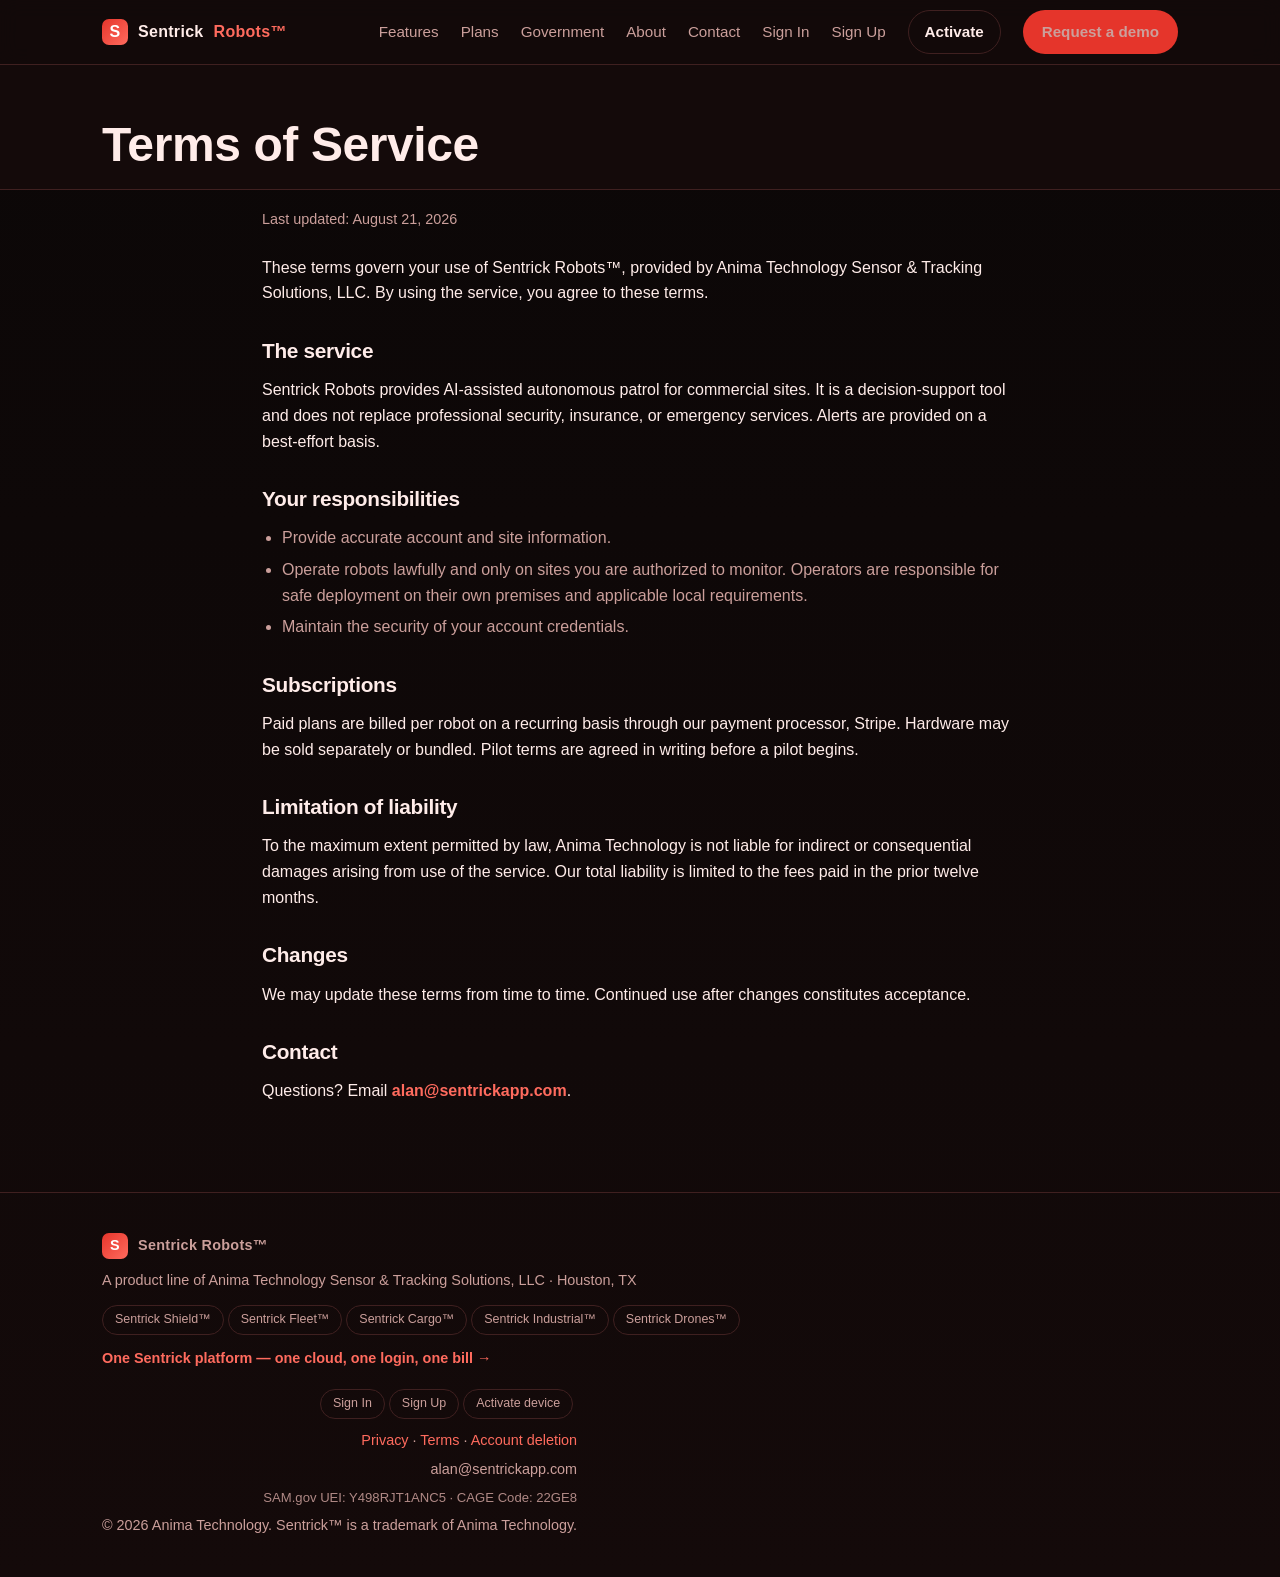
<file: terms.html>
<!DOCTYPE html>
<html lang="en">
<head>
<meta charset="UTF-8" />
<meta name="viewport" content="width=device-width, initial-scale=1.0" />
<title>Terms of Service — Sentrick Robots&trade;</title>
<meta name="description" content="The Sentrick Robots terms of service." />
<meta name="theme-color" content="#e5352b" />
<meta property="og:title" content="Terms of Service — Sentrick Robots&trade;" />
<meta property="og:description" content="The Sentrick Robots terms of service." />
<meta property="og:type" content="website" />
<meta property="og:url" content="https://sentrickrobots.com/terms.html" />
<meta property="og:site_name" content="Sentrick Robots" />
<link rel="canonical" href="https://sentrickrobots.com/terms.html" />
<link rel="icon" type="image/svg+xml" href="favicon.svg" />
<link rel="stylesheet" href="styles.css" />
<!-- Google tag (gtag.js) --><script async src="https://www.googletagmanager.com/gtag/js?id=G-4F9FLSHFJG"></script><script>window.dataLayer=window.dataLayer||[];function gtag(){dataLayer.push(arguments);}gtag("js",new Date());gtag("config","G-4F9FLSHFJG");</script>
</head>
<body>
<nav>
  <div class="wrap">
    <a href="index.html" class="brand"><span class="dot">S</span> Sentrick <span style="color:var(--accent2)">Robots&trade;</span></a>
    <div class="navlinks">
      <a class="hide" href="features.html">Features</a>
      <a class="hide" href="pricing.html">Plans</a>
      <a class="hide" href="government.html">Government</a>
      <a class="hide" href="about.html">About</a>
      <a class="hide" href="contact.html">Contact</a>
      <a class="hide" href="https://sentrickapp.com/login">Sign In</a>
      <a class="hide" href="https://sentrickapp.com/login#signup">Sign Up</a>
      <a href="https://sentrickapp.com/activate" class="btn ghost" style="padding:9px 16px">Activate</a>
      <a href="contact.html" class="btn" style="padding:9px 18px">Request a demo</a>
    </div>
  </div>
</nav>
<div class="pagehead">
  <div class="wrap"><h1>Terms of Service</h1></div>
</div>
<section style="padding-top:10px">
  <div class="prose">
    <p class="upd">Last updated: August 21, 2026</p>
    <p>These terms govern your use of Sentrick Robots&trade;, provided by Anima Technology Sensor &amp; Tracking Solutions, LLC. By using the service, you agree to these terms.</p>
    <h2>The service</h2>
    <p>Sentrick Robots provides AI-assisted autonomous patrol for commercial sites. It is a decision-support tool and does not replace professional security, insurance, or emergency services. Alerts are provided on a best-effort basis.</p>
    <h2>Your responsibilities</h2>
    <ul>
      <li>Provide accurate account and site information.</li>
      <li>Operate robots lawfully and only on sites you are authorized to monitor. Operators are responsible for safe deployment on their own premises and applicable local requirements.</li>
      <li>Maintain the security of your account credentials.</li>
    </ul>
    <h2>Subscriptions</h2>
    <p>Paid plans are billed per robot on a recurring basis through our payment processor, Stripe. Hardware may be sold separately or bundled. Pilot terms are agreed in writing before a pilot begins.</p>
    <h2>Limitation of liability</h2>
    <p>To the maximum extent permitted by law, Anima Technology is not liable for indirect or consequential damages arising from use of the service. Our total liability is limited to the fees paid in the prior twelve months.</p>
    <h2>Changes</h2>
    <p>We may update these terms from time to time. Continued use after changes constitutes acceptance.</p>
    <h2>Contact</h2>
    <p>Questions? Email <a href="mailto:alan@sentrickapp.com">alan@sentrickapp.com</a>.</p>
  </div>
</section>
<footer>
  <div class="wrap foot">
    <div>
      <div class="brand" style="margin-bottom:10px"><span class="dot">S</span> Sentrick Robots&trade;</div>
      <div>A product line of Anima Technology Sensor &amp; Tracking Solutions, LLC · Houston, TX</div>
      <div style="margin-top:10px">
        <a class="pill" href="https://sentrickshield.com">Sentrick Shield&trade;</a><a class="pill" href="https://sentrickfleet.com">Sentrick Fleet&trade;</a><a class="pill" href="https://sentrickcargo.com">Sentrick Cargo&trade;</a><a class="pill" href="https://sentrickindustrial.com">Sentrick Industrial&trade;</a><a class="pill" href="https://sentrickdrones.com">Sentrick Drones&trade;</a>
        <div style="margin-top:12px"><a href="https://sentrickapp.com" style="color:var(--accent2);font-weight:600">One Sentrick platform — one cloud, one login, one bill &rarr;</a></div>
      </div>
    </div>
    <div style="text-align:right">
      <div style="margin-bottom:10px"><a class="pill" href="https://sentrickapp.com/login">Sign In</a><a class="pill" href="https://sentrickapp.com/login#signup">Sign Up</a><a class="pill" href="https://sentrickapp.com/activate">Activate device</a></div>
      <div style="margin-bottom:6px"><a href="privacy.html" style="color:var(--accent2)">Privacy</a> · <a href="terms.html" style="color:var(--accent2)">Terms</a> · <a href="account-deletion.html" style="color:var(--accent2)">Account deletion</a></div>
      <div>alan@sentrickapp.com</div>
      <div style="margin-top:6px;font-size:.82rem;opacity:.85">SAM.gov UEI: Y498RJT1ANC5 · CAGE Code: 22GE8</div>
      <div style="margin-top:6px">© <span data-year>2026</span> Anima Technology. Sentrick&trade; is a trademark of Anima Technology.</div>
    </div>
  </div>
</footer>

<script src="https://sentrickapp.com/cart.js" defer></script>
<script src="site.js"></script>
</body>
</html>
</file>
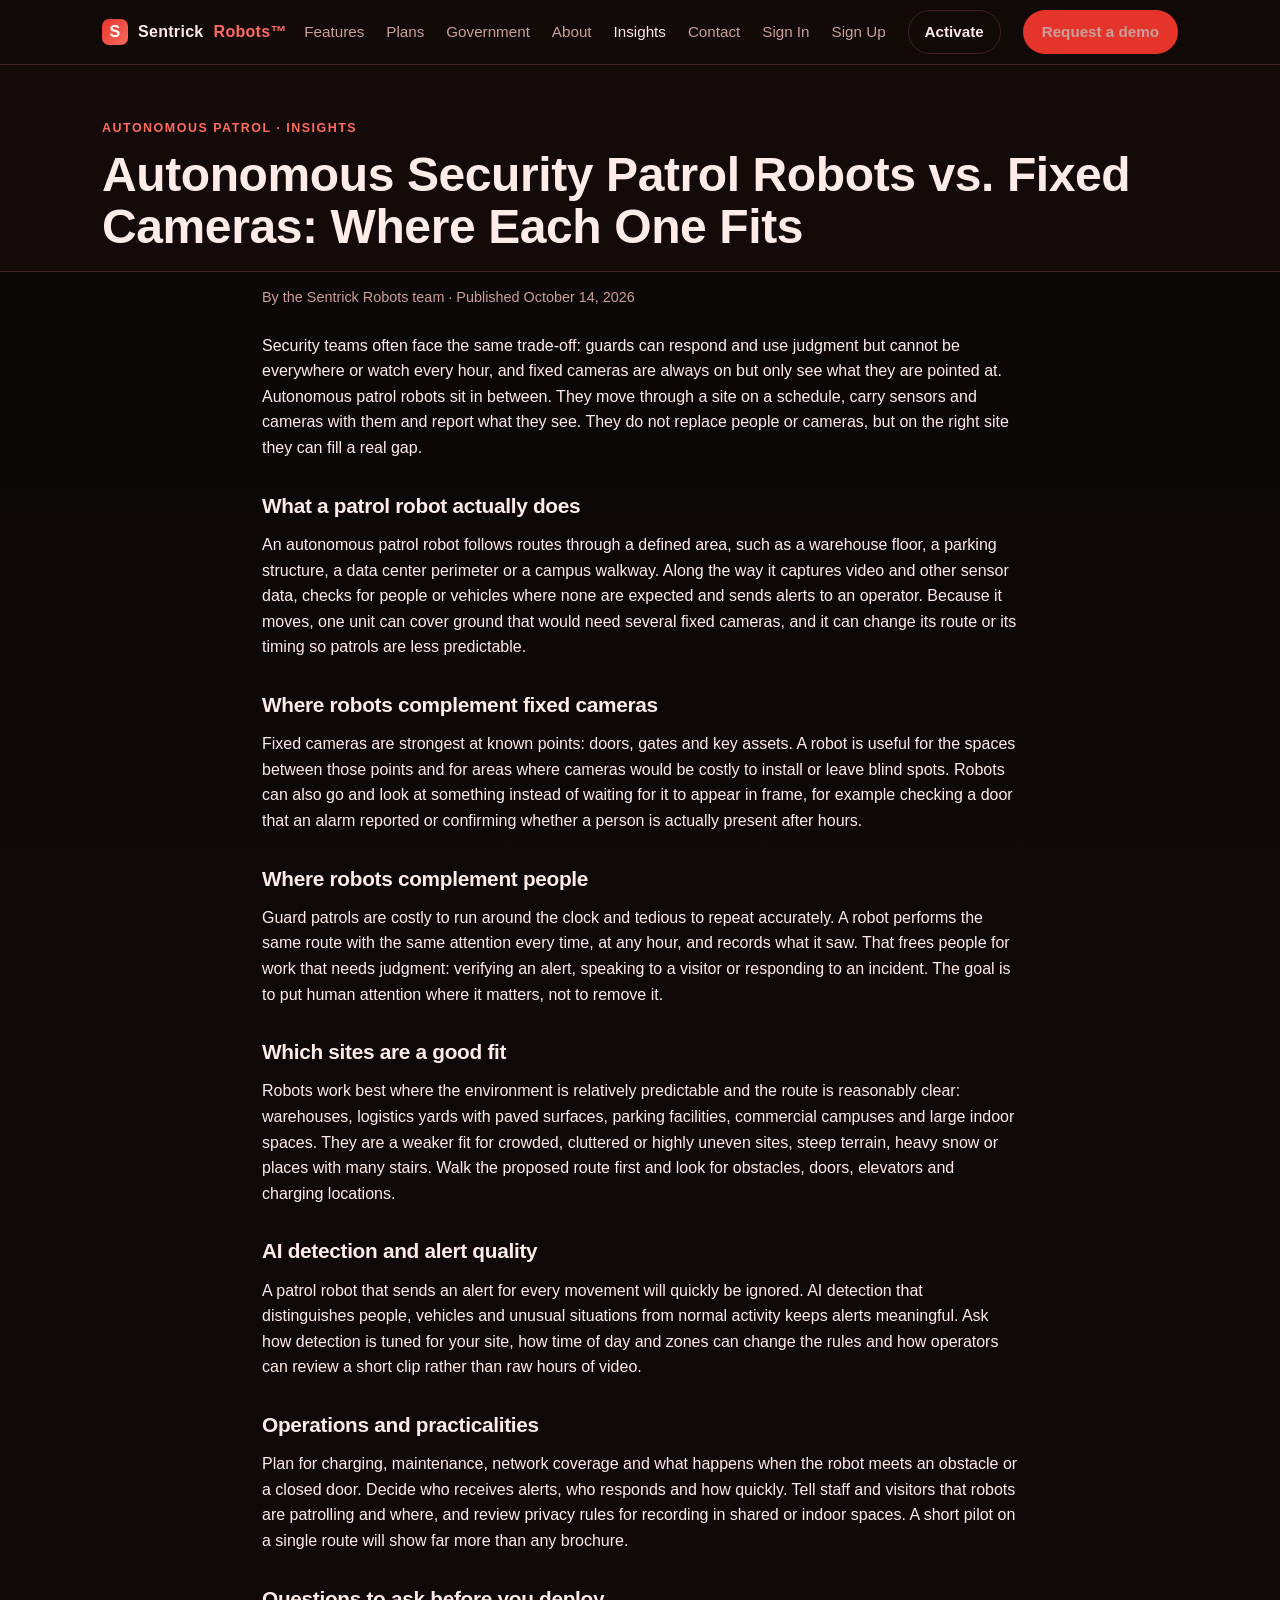
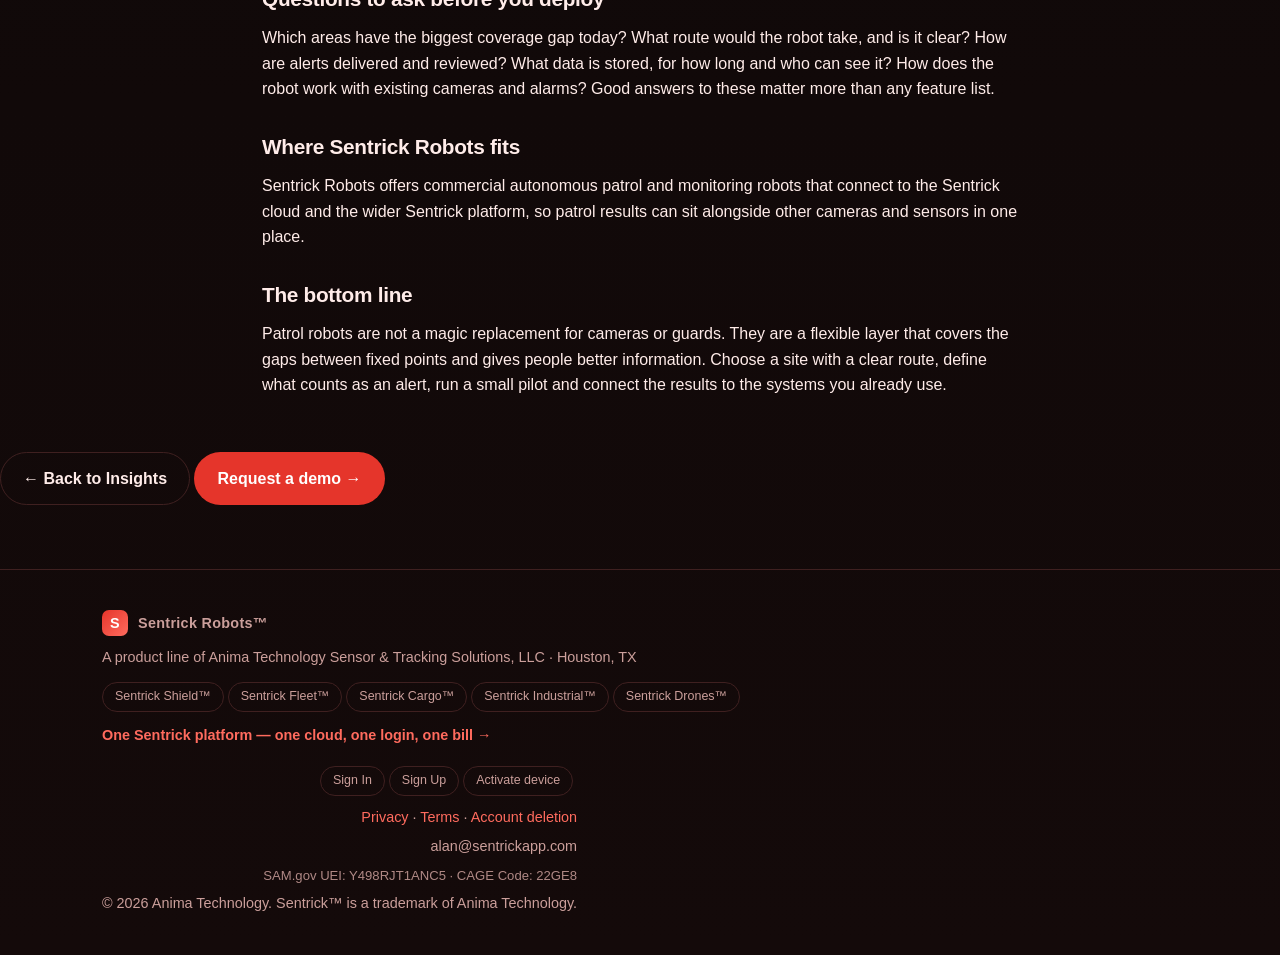
<file: blog/autonomous-security-patrol-robots-vs-fixed-cameras.html>
<!DOCTYPE html>
<html lang="en">
<head>
<meta charset="UTF-8" />
<meta name="viewport" content="width=device-width, initial-scale=1.0" />
<title>Autonomous Security Patrol Robots vs. Fixed Cameras: Where Each One Fits — Sentrick Robots&trade;</title>
<meta name="description" content="Patrol robots move through a site while cameras stay put. How autonomous security robots complement fixed cameras, which sites suit them, and what to check before you deploy." />
<meta name="keywords" content="autonomous security robot, security patrol robot, patrol robot for business, robot vs security guard, Sentrick Robots" />
<meta name="theme-color" content="#e5352b" />
<meta property="og:title" content="Autonomous Security Patrol Robots vs. Fixed Cameras: Where Each One Fits" />
<meta property="og:description" content="Patrol robots move through a site while cameras stay put. How autonomous security robots complement fixed cameras, which sites suit them, and what to check before you deploy." />
<meta property="og:type" content="article" />
<meta property="og:url" content="https://sentrickrobots.com/blog/autonomous-security-patrol-robots-vs-fixed-cameras" />
<meta property="og:site_name" content="Sentrick Robots" />
<link rel="canonical" href="https://sentrickrobots.com/blog/autonomous-security-patrol-robots-vs-fixed-cameras" />
<link rel="icon" type="image/svg+xml" href="/favicon.svg" />
<link rel="stylesheet" href="/styles.css" />
<!-- Google tag (gtag.js) --><script async src="https://www.googletagmanager.com/gtag/js?id=G-4F9FLSHFJG"></script><script>window.dataLayer=window.dataLayer||[];function gtag(){dataLayer.push(arguments);}gtag("js",new Date());gtag("config","G-4F9FLSHFJG");</script>
<script type="application/ld+json">{"@context":"https://schema.org","@type":"Article","headline":"Autonomous Security Patrol Robots vs. Fixed Cameras: Where Each One Fits","description":"Patrol robots move through a site while cameras stay put. How autonomous security robots complement fixed cameras, which sites suit them, and what to check before you deploy.","datePublished":"2026-10-14","dateModified":"2026-10-14","author":{"@type":"Organization","name":"Sentrick Robots"},"publisher":{"@type":"Organization","name":"Anima Technology: Sensor & Tracking Solutions, LLC"},"mainEntityOfPage":"https://sentrickrobots.com/blog/autonomous-security-patrol-robots-vs-fixed-cameras"}</script>
</head>
<body>
<nav>
  <div class="wrap">
    <a href="/" class="brand"><span class="dot">S</span> Sentrick <span style="color:var(--accent2)">Robots&trade;</span></a>
    <div class="navlinks">
      <a class="hide" href="/features.html">Features</a>
      <a class="hide" href="/pricing.html">Plans</a>
      <a class="hide" href="/government.html">Government</a>
      <a class="hide" href="/about.html">About</a>
      <a class="hide active" href="/blog.html">Insights</a>
      <a class="hide" href="/contact.html">Contact</a>
      <a class="hide" href="https://sentrickapp.com/login">Sign In</a>
      <a class="hide" href="https://sentrickapp.com/login#signup">Sign Up</a>
      <a href="https://sentrickapp.com/activate" class="btn ghost" style="padding:9px 16px">Activate</a>
      <a href="/contact.html" class="btn" style="padding:9px 18px">Request a demo</a>
    </div>
  </div>
</nav>
<div class="pagehead">
  <div class="wrap"><div class="kicker">Autonomous Patrol · Insights</div><h1>Autonomous Security Patrol Robots vs. Fixed Cameras: Where Each One Fits</h1></div>
</div>
<section style="padding-top:6px">
<div class="prose">
<p class="upd">By the Sentrick Robots team · Published October 14, 2026</p>
<p>Security teams often face the same trade-off: guards can respond and use judgment but cannot be everywhere or watch every hour, and fixed cameras are always on but only see what they are pointed at. Autonomous patrol robots sit in between. They move through a site on a schedule, carry sensors and cameras with them and report what they see. They do not replace people or cameras, but on the right site they can fill a real gap.</p>
<h2>What a patrol robot actually does</h2>
<p>An autonomous patrol robot follows routes through a defined area, such as a warehouse floor, a parking structure, a data center perimeter or a campus walkway. Along the way it captures video and other sensor data, checks for people or vehicles where none are expected and sends alerts to an operator. Because it moves, one unit can cover ground that would need several fixed cameras, and it can change its route or its timing so patrols are less predictable.</p>
<h2>Where robots complement fixed cameras</h2>
<p>Fixed cameras are strongest at known points: doors, gates and key assets. A robot is useful for the spaces between those points and for areas where cameras would be costly to install or leave blind spots. Robots can also go and look at something instead of waiting for it to appear in frame, for example checking a door that an alarm reported or confirming whether a person is actually present after hours.</p>
<h2>Where robots complement people</h2>
<p>Guard patrols are costly to run around the clock and tedious to repeat accurately. A robot performs the same route with the same attention every time, at any hour, and records what it saw. That frees people for work that needs judgment: verifying an alert, speaking to a visitor or responding to an incident. The goal is to put human attention where it matters, not to remove it.</p>
<h2>Which sites are a good fit</h2>
<p>Robots work best where the environment is relatively predictable and the route is reasonably clear: warehouses, logistics yards with paved surfaces, parking facilities, commercial campuses and large indoor spaces. They are a weaker fit for crowded, cluttered or highly uneven sites, steep terrain, heavy snow or places with many stairs. Walk the proposed route first and look for obstacles, doors, elevators and charging locations.</p>
<h2>AI detection and alert quality</h2>
<p>A patrol robot that sends an alert for every movement will quickly be ignored. AI detection that distinguishes people, vehicles and unusual situations from normal activity keeps alerts meaningful. Ask how detection is tuned for your site, how time of day and zones can change the rules and how operators can review a short clip rather than raw hours of video.</p>
<h2>Operations and practicalities</h2>
<p>Plan for charging, maintenance, network coverage and what happens when the robot meets an obstacle or a closed door. Decide who receives alerts, who responds and how quickly. Tell staff and visitors that robots are patrolling and where, and review privacy rules for recording in shared or indoor spaces. A short pilot on a single route will show far more than any brochure.</p>
<h2>Questions to ask before you deploy</h2>
<p>Which areas have the biggest coverage gap today? What route would the robot take, and is it clear? How are alerts delivered and reviewed? What data is stored, for how long and who can see it? How does the robot work with existing cameras and alarms? Good answers to these matter more than any feature list.</p>
<h2>Where Sentrick Robots fits</h2>
<p>Sentrick Robots offers commercial autonomous patrol and monitoring robots that connect to the Sentrick cloud and the wider Sentrick platform, so patrol results can sit alongside other cameras and sensors in one place.</p>
<h2>The bottom line</h2>
<p>Patrol robots are not a magic replacement for cameras or guards. They are a flexible layer that covers the gaps between fixed points and gives people better information. Choose a site with a clear route, define what counts as an alert, run a small pilot and connect the results to the systems you already use.</p>
</div>
<div class="center" style="margin-top:30px"><a href="/blog.html" class="btn ghost">&larr; Back to Insights</a> <a href="/contact.html" class="btn">Request a demo &rarr;</a></div>
</section>
<footer>
  <div class="wrap foot">
    <div>
      <div class="brand" style="margin-bottom:10px"><span class="dot">S</span> Sentrick Robots&trade;</div>
      <div>A product line of Anima Technology Sensor &amp; Tracking Solutions, LLC · Houston, TX</div>
      <div style="margin-top:10px">
        <a class="pill" href="https://sentrickshield.com">Sentrick Shield&trade;</a><a class="pill" href="https://sentrickfleet.com">Sentrick Fleet&trade;</a><a class="pill" href="https://sentrickcargo.com">Sentrick Cargo&trade;</a><a class="pill" href="https://sentrickindustrial.com">Sentrick Industrial&trade;</a><a class="pill" href="https://sentrickdrones.com">Sentrick Drones&trade;</a>
        <div style="margin-top:12px"><a href="https://sentrickapp.com" style="color:var(--accent2);font-weight:600">One Sentrick platform — one cloud, one login, one bill &rarr;</a></div>
      </div>
    </div>
    <div style="text-align:right">
      <div style="margin-bottom:10px"><a class="pill" href="https://sentrickapp.com/login">Sign In</a><a class="pill" href="https://sentrickapp.com/login#signup">Sign Up</a><a class="pill" href="https://sentrickapp.com/activate">Activate device</a></div>
      <div style="margin-bottom:6px"><a href="/privacy.html" style="color:var(--accent2)">Privacy</a> · <a href="/terms.html" style="color:var(--accent2)">Terms</a> · <a href="/account-deletion.html" style="color:var(--accent2)">Account deletion</a></div>
      <div>alan@sentrickapp.com</div>
      <div style="margin-top:6px;font-size:.82rem;opacity:.85">SAM.gov UEI: Y498RJT1ANC5 · CAGE Code: 22GE8</div>
      <div style="margin-top:6px">© <span data-year>2026</span> Anima Technology. Sentrick&trade; is a trademark of Anima Technology.</div>
    </div>
  </div>
</footer>

<script src="https://sentrickapp.com/cart.js" defer></script>
<script src="/site.js"></script>
</body>
</html>
</file>
<file: styles.css>
/* Sentrick Robots™ — shared design system (matches index.html) */
:root{
  --bg:#0b0707; --bg2:#140a0a; --card:#1a1010; --line:#3f2020;
  --ink:#ffece9; --muted:#cb9f9b; --accent:#e5352b; --accent2:#ff6b5e; --accent-ink:#1a0505;
  --glow:rgba(229,53,43,.22); --radius:16px; --max:1120px;
}
*{box-sizing:border-box;margin:0;padding:0}
html{scroll-behavior:smooth}
body{background:linear-gradient(180deg,var(--bg),var(--bg2));color:var(--ink);
  font-family:-apple-system,BlinkMacSystemFont,"Segoe UI",Roboto,Helvetica,Arial,sans-serif;line-height:1.6;-webkit-font-smoothing:antialiased;min-height:100vh}
a{color:inherit;text-decoration:none}
.wrap{max-width:var(--max);margin:0 auto;padding:0 22px}
.btn{display:inline-block;background:var(--accent);color:#fff;font-weight:700;
  padding:13px 22px;border-radius:999px;border:1px solid transparent;transition:.2s;cursor:pointer;font:inherit;font-weight:700}
.btn:hover{background:var(--accent2)}
.btn.ghost{background:transparent;color:var(--ink);border-color:var(--line)}
.btn.ghost:hover{border-color:var(--accent)}
.btn.full{width:100%;text-align:center}
/* nav */
nav{position:sticky;top:0;z-index:20;background:rgba(20,10,10,.82);backdrop-filter:blur(10px);border-bottom:1px solid var(--line)}
nav .wrap{display:flex;align-items:center;justify-content:space-between;height:64px}
.brand{display:flex;align-items:center;gap:10px;font-weight:800;letter-spacing:.3px}
.brand .dot{width:26px;height:26px;border-radius:7px;background:linear-gradient(135deg,var(--accent),var(--accent2));display:grid;place-items:center;color:#fff;font-weight:900}
.navlinks{display:flex;gap:22px;align-items:center;flex-wrap:wrap}
.navlinks a{color:var(--muted);font-size:.95rem}
.navlinks a:hover,.navlinks a.active{color:var(--ink)}
@media(max-width:820px){.navlinks a.hide{display:none}}
/* page head */
.pagehead{padding:54px 0 8px;border-bottom:1px solid var(--line);background:var(--bg2)}
.pagehead h1{font-size:clamp(1.9rem,4.5vw,3rem);letter-spacing:-.4px;margin-bottom:10px}
.pagehead h1 span{background:linear-gradient(120deg,var(--accent),var(--accent2));-webkit-background-clip:text;background-clip:text;color:transparent}
.pagehead p{color:var(--muted);max-width:680px}
/* sections */
section{padding:44px 0}
.kicker{color:var(--accent2);font-weight:700;letter-spacing:1.5px;text-transform:uppercase;font-size:.78rem;margin-bottom:10px}
h1{font-size:clamp(2.1rem,5vw,3.6rem);line-height:1.08;letter-spacing:-.5px}
h1 span{background:linear-gradient(120deg,var(--accent),var(--accent2));-webkit-background-clip:text;background-clip:text;color:transparent}
h2{font-size:clamp(1.5rem,3.4vw,2.2rem);letter-spacing:-.3px;margin-bottom:14px}
.sub{color:var(--muted);max-width:680px;margin-bottom:30px}
/* prose (legal / about) */
.prose{max-width:800px;margin:0 auto;padding:8px 22px}
.prose p{color:var(--ink);margin:0 0 16px}
.prose h2{font-size:1.3rem;margin:28px 0 10px}
.prose ul{margin:0 0 16px 20px;color:var(--muted)}
.prose li{margin:6px 0}
.prose a{color:var(--accent2);font-weight:600}
.prose .upd{color:var(--muted);font-size:.9rem;margin-bottom:24px}
/* grids + cards */
.grid{display:grid;gap:18px}
.g3{grid-template-columns:repeat(3,1fr)}
.g4{grid-template-columns:repeat(4,1fr)}
.g2{grid-template-columns:repeat(2,1fr)}
@media(max-width:900px){.g3,.g4{grid-template-columns:repeat(2,1fr)}}
@media(max-width:620px){.g2,.g3,.g4{grid-template-columns:1fr}}
.card{background:var(--card);border:1px solid var(--line);border-radius:var(--radius);padding:24px;transition:.2s}
.card:hover{border-color:var(--accent);transform:translateY(-3px)}
.card.center{text-align:center}
.card .ic{width:44px;height:44px;border-radius:12px;background:var(--glow);display:grid;place-items:center;font-size:1.3rem;margin-bottom:14px}
.card.center .ic{margin:0 auto 12px}
.card h3,.card h4{font-size:1.1rem;margin-bottom:8px}
.card p{color:var(--muted);font-size:.96rem}
/* steps */
.steps{counter-reset:s;max-width:760px}
.step{display:flex;gap:18px;align-items:flex-start;padding:18px 0;border-bottom:1px solid var(--line)}
.step:last-child{border-bottom:0}
.step .n{counter-increment:s;flex:0 0 44px;height:44px;border-radius:12px;background:linear-gradient(135deg,var(--accent),var(--accent2));color:#fff;display:grid;place-items:center;font-weight:900}
.step .n:before{content:counter(s)}
.step h3{font-size:1.1rem;margin-bottom:4px}
.step p{color:var(--muted)}
/* pricing */
.price{background:var(--card);border:1px solid var(--line);border-radius:var(--radius);padding:28px;text-align:center;display:flex;flex-direction:column}
.price.featured{border-color:var(--accent);box-shadow:0 0 0 1px var(--accent) inset}
.price h3{font-size:1.05rem;color:var(--accent2);text-transform:uppercase;letter-spacing:1px;margin-bottom:10px}
.price .amt{font-size:2rem;font-weight:800;margin-bottom:6px}
.price .amt small{font-size:.9rem;color:var(--muted);font-weight:500}
.price ul{list-style:none;text-align:left;margin:18px 0;color:var(--muted);flex:1}
.price li{padding:7px 0 7px 26px;position:relative}
.price li:before{content:"✓";position:absolute;left:0;color:var(--accent)}
/* callout + note */
.callout{background:linear-gradient(120deg,var(--glow),rgba(255,107,94,.06));border:1px solid var(--line);border-radius:var(--radius);padding:30px}
.note{background:rgba(255,196,84,.07);border:1px solid rgba(255,196,84,.28);border-radius:12px;padding:16px 18px;color:#ffe6b0;font-size:.92rem}
/* forms */
.form{max-width:560px}
.form label{display:block;font-weight:600;margin:16px 0 6px;font-size:.95rem}
.form input,.form select,.form textarea{width:100%;background:var(--card);border:1px solid var(--line);border-radius:12px;padding:12px 14px;color:var(--ink);font:inherit}
.form textarea{min-height:110px;resize:vertical}
.form input:focus,.form select:focus,.form textarea:focus{outline:none;border-color:var(--accent)}
.form .btn{margin-top:22px}
.err{margin-top:12px;color:var(--accent2);font-size:.9rem}
.contact-info{display:grid;grid-template-columns:repeat(3,1fr);gap:18px;margin-top:34px}
@media(max-width:620px){.contact-info{grid-template-columns:1fr}}
/* cta row */
.cta-row{display:flex;gap:14px;flex-wrap:wrap;margin-bottom:16px}
.fine{color:var(--muted);font-size:.85rem}
/* footer */
footer{border-top:1px solid var(--line);padding:40px 0;color:var(--muted);font-size:.9rem;margin-top:20px}
.foot{display:flex;justify-content:space-between;flex-wrap:wrap;gap:16px}
.pill{display:inline-block;border:1px solid var(--line);border-radius:999px;padding:4px 12px;font-size:.78rem;color:var(--muted);margin:3px 4px 0 0;transition:.2s}
.pill:hover{border-color:var(--accent);color:var(--ink)}
</file>
